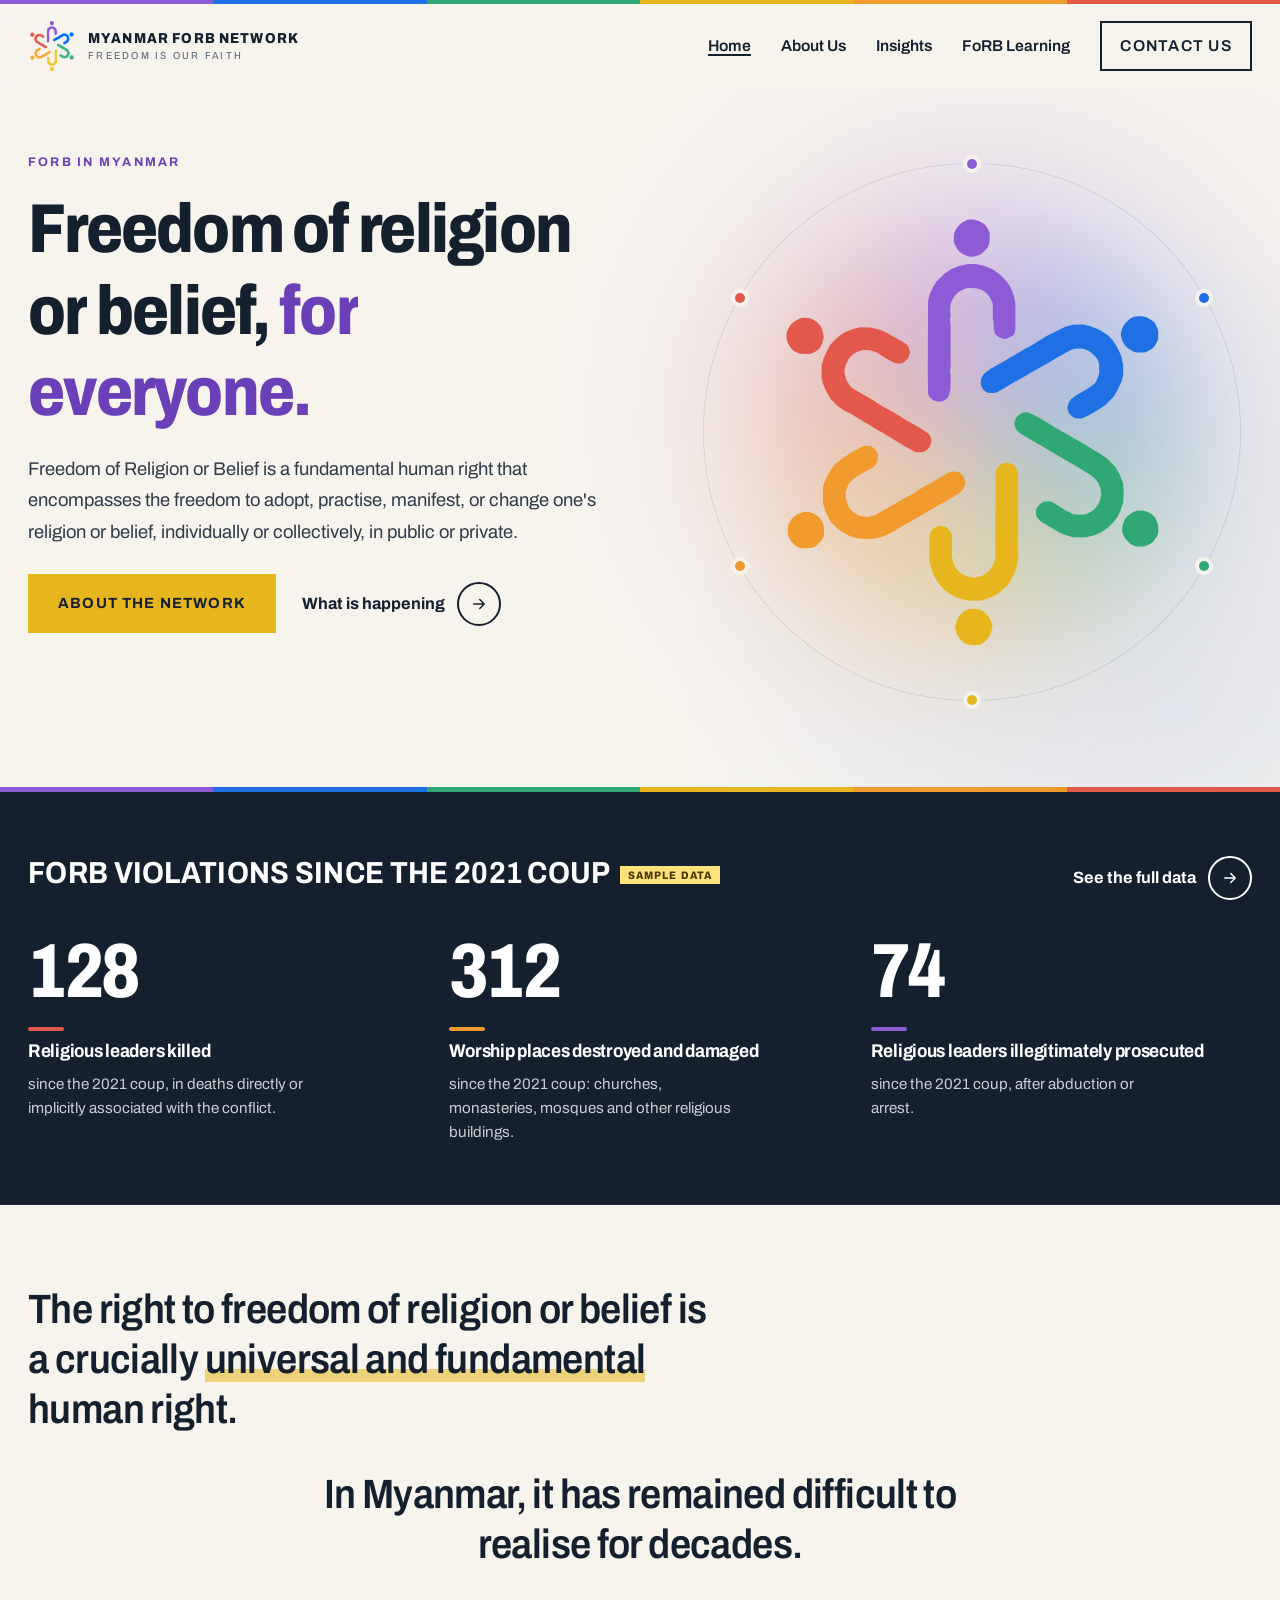
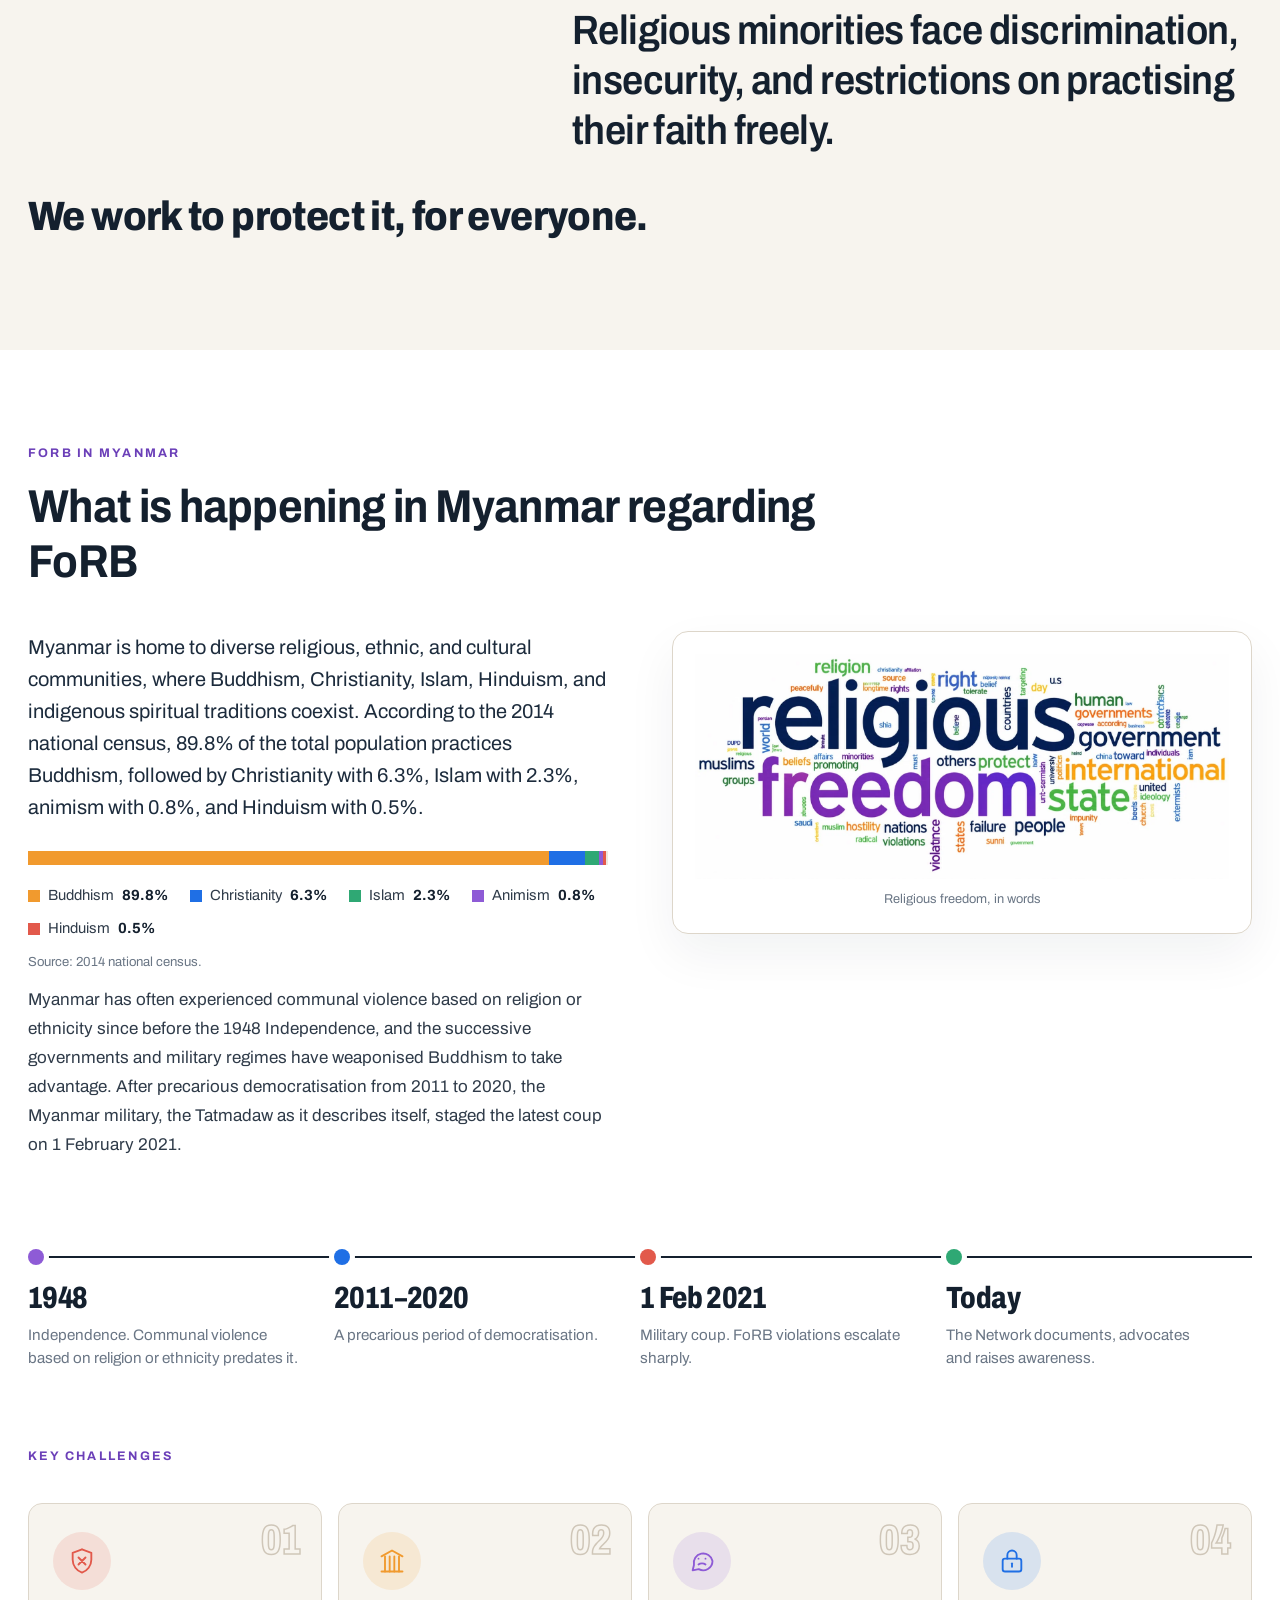
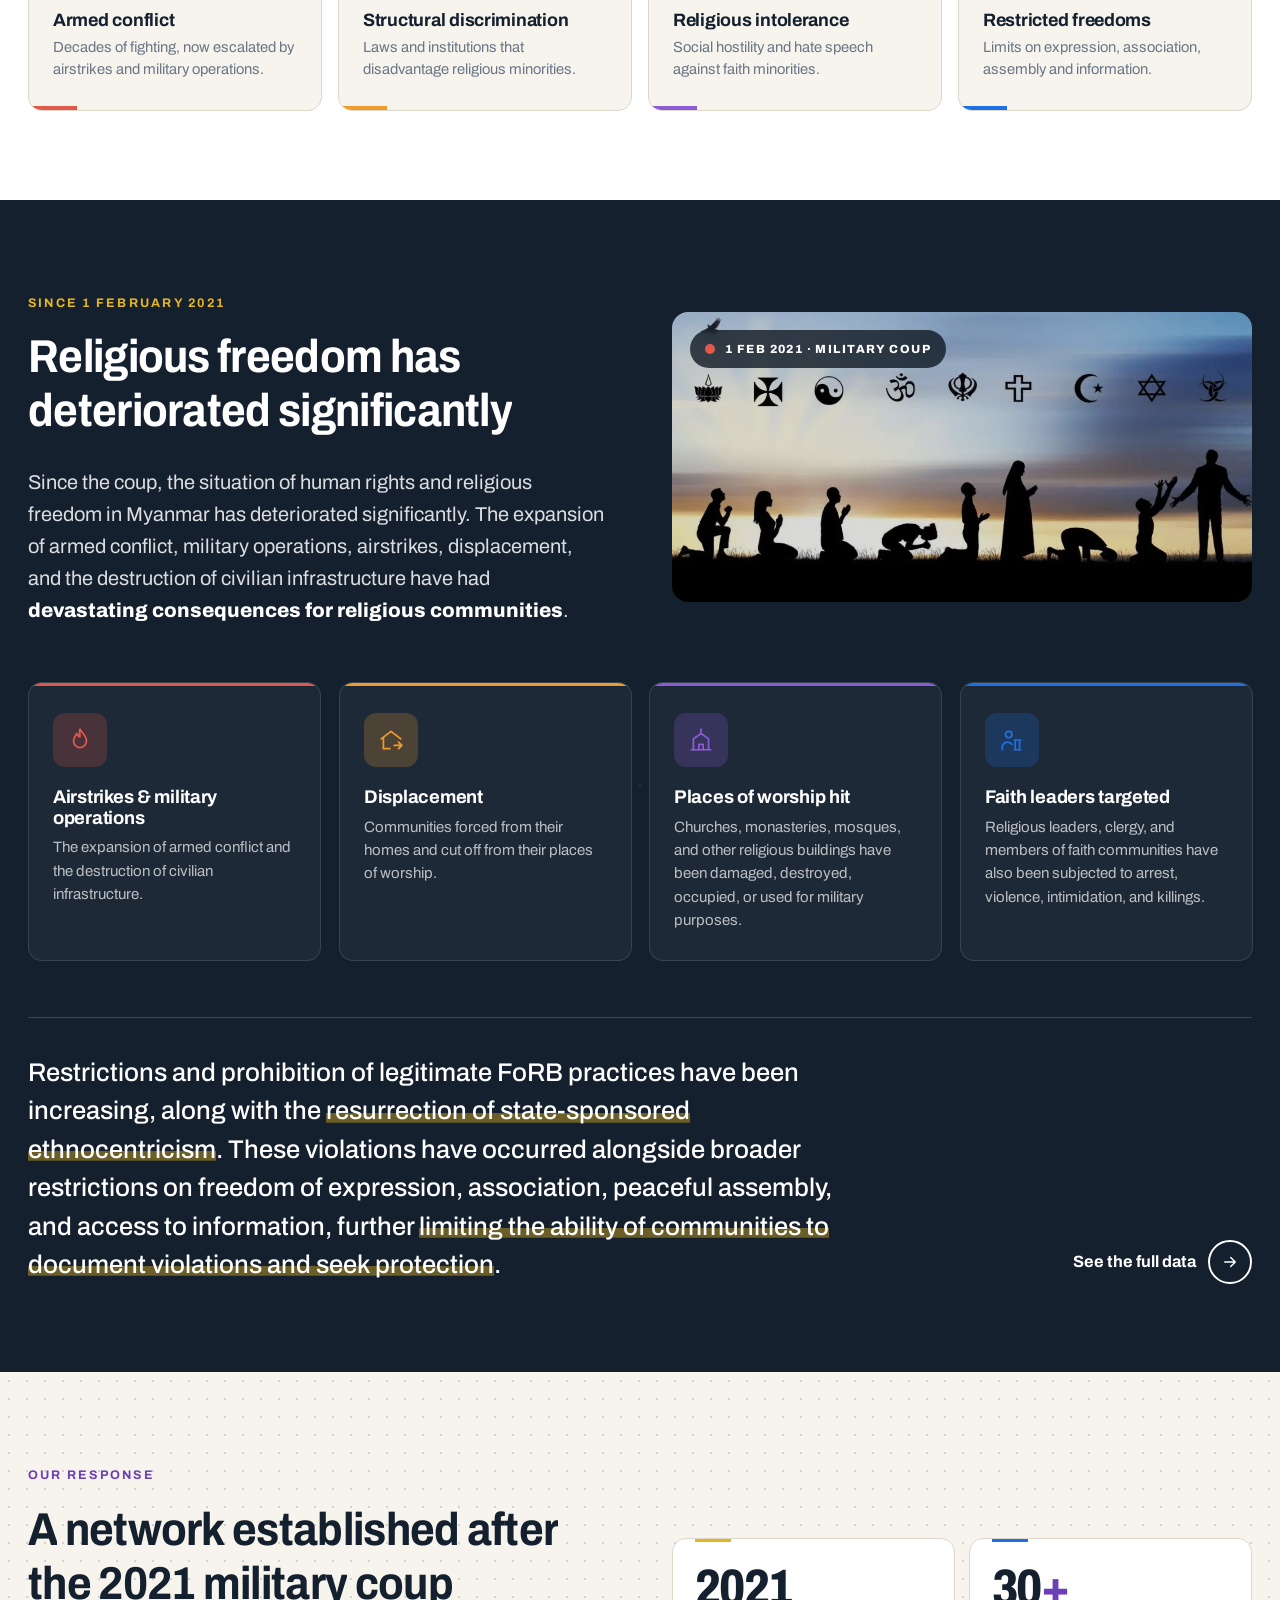
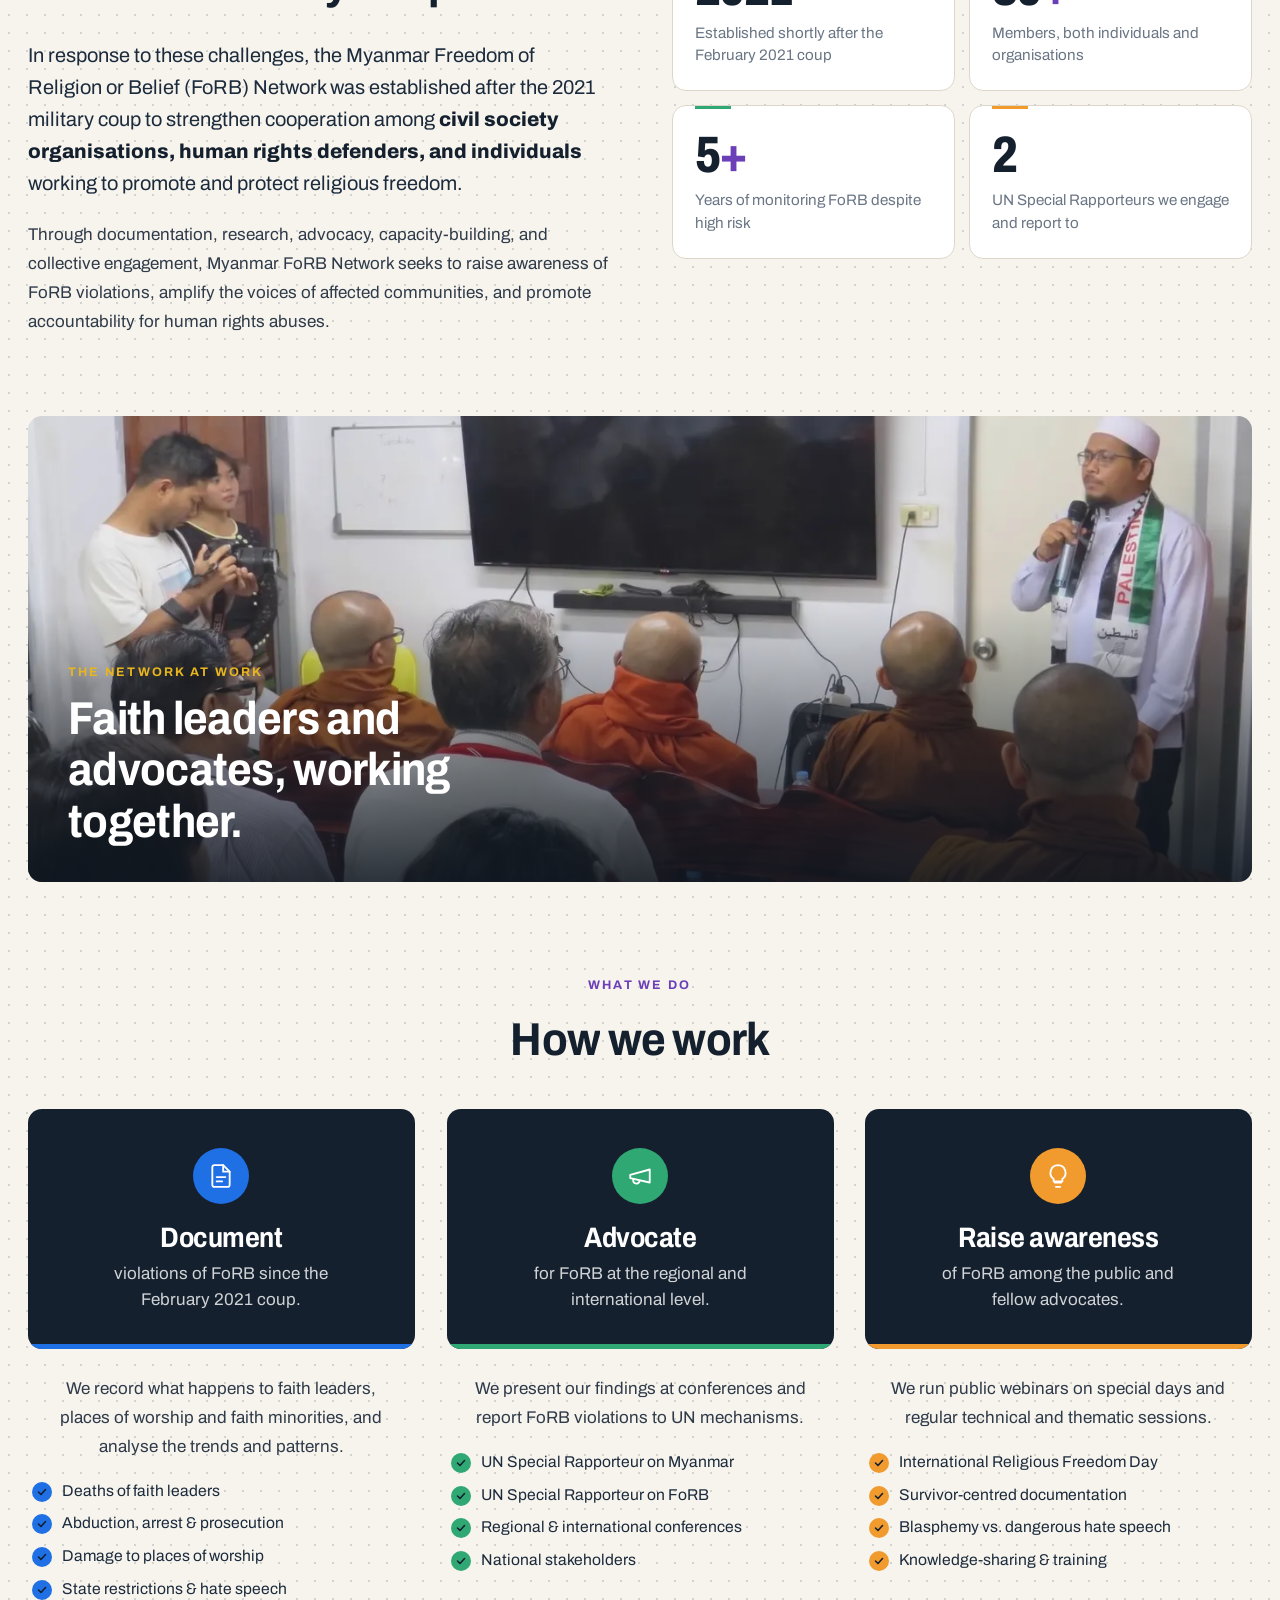
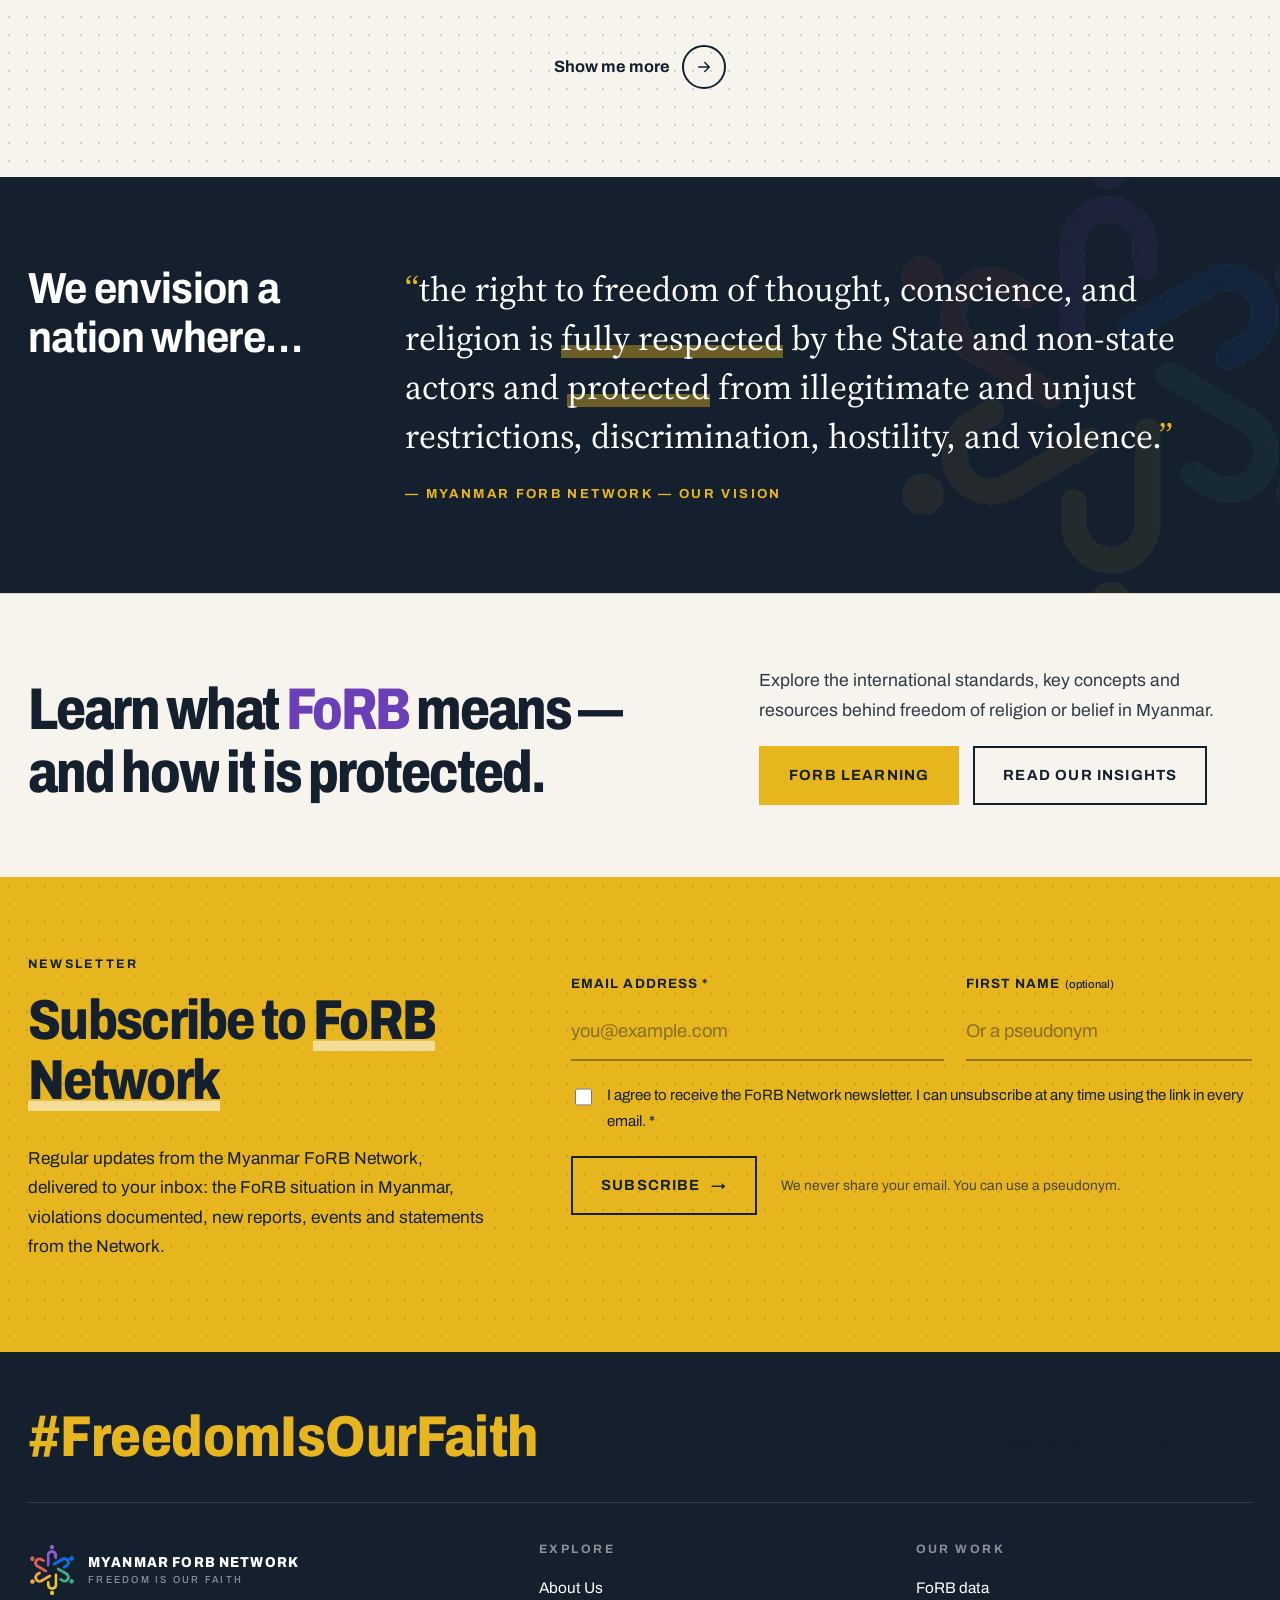
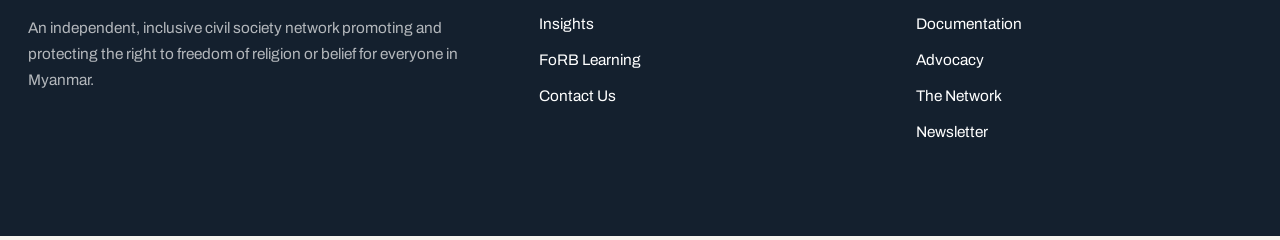
<file: docs/index.html>
<!doctype html>
<html lang="en">
<head>
  <meta charset="utf-8">
  <meta name="viewport" content="width=device-width, initial-scale=1">
  <title>Myanmar FoRB Network — Freedom of Religion or Belief in Myanmar</title>
  <meta name="description" content="Myanmar FoRB Network documents violations, advocates and builds solidarity to protect freedom of religion or belief for everyone in Myanmar.">
  <meta property="og:title" content="Myanmar FoRB Network — Freedom of Religion or Belief in Myanmar">
  <meta property="og:description" content="Myanmar FoRB Network documents violations, advocates and builds solidarity to protect freedom of religion or belief for everyone in Myanmar.">
  <meta property="og:image" content="assets/img/candles.jpg">
  <meta name="theme-color" content="#14202e">
  <link rel="icon" type="image/png" href="assets/img/logo-mark.png">
  <script>document.documentElement.className+=" js is-entering";setTimeout(function(){var r=document.documentElement;if(r.classList.contains("is-entering")){r.classList.remove("is-entering");r.classList.add("is-entered")}},2500);</script>
  <link rel="preconnect" href="https://fonts.googleapis.com">
  <link rel="preconnect" href="https://fonts.gstatic.com" crossorigin>
  <link href="https://fonts.googleapis.com/css2?family=Archivo:wdth,wght@62..125,400..800&family=Source+Serif+4:opsz,wght@8..60,400;8..60,600&display=swap" rel="stylesheet">
  <link rel="stylesheet" href="assets/css/styles.css?v=d6231416">
</head>
<body>
<div class="curtain" aria-hidden="true"><span></span><span></span><span></span><span></span><span></span><span></span></div>
<a class="skip-link" href="#main">Skip to content</a>
<div class="band" aria-hidden="true"></div>
<header class="site-header">
  <div class="wrap">
    <a class="brand" href="index.html" aria-label="Myanmar FoRB Network — Home">
      <img src="assets/img/logo-mark.png" alt="" width="48" height="53">
      <span class="brand-name">Myanmar FoRB Network<span class="brand-tag">FREEDOM IS OUR FAITH</span></span>
    </a>
    <nav class="nav" aria-label="Main">
      <ul>
        <li><a class="u-link u-link--fade" href="index.html" aria-current="page">Home</a></li>
        <li><a class="u-link u-link--fade" href="about.html">About Us</a></li>
        <li><a class="u-link u-link--fade" href="insights.html">Insights</a></li>
        <li><a class="u-link u-link--fade" href="learning.html">FoRB Learning</a></li>
        <li><a class="btn btn--sm" href="contact.html">Contact Us</a></li>
      </ul>
    </nav>
    <button class="burger" aria-expanded="false" aria-controls="m-menu" aria-label="Open menu"><span></span><span></span><span></span></button>
  </div>
</header>

<div class="m-menu" id="m-menu" aria-hidden="true" role="dialog" aria-label="Menu">
  <div class="m-menu__top">
    <span class="m-menu__title">Menu</span>
    <button class="m-menu__close" aria-label="Close menu"></button>
  </div>
  <nav aria-label="Mobile">
    <ul>
      <li><a href="index.html" aria-current="page">Home</a></li>
      <li><a href="about.html">About Us</a></li>
      <li><a href="insights.html">Insights</a></li>
      <li><a href="learning.html">FoRB Learning</a></li>
      <li><a href="contact.html">Contact Us</a></li>
    </ul>
  </nav>
  <div class="m-menu__foot">
    <span class="hashtag">#FreedomIsOurFaith</span>
    <img src="assets/img/logo-mark.png" alt="" width="40" height="44">
  </div>
</div>

<main id="main">

  <!-- ============ HERO: text + spinning logo ============ -->
  <section class="page-hero page-hero--logo" aria-labelledby="page-title">
    <div class="wrap page-hero__inner">
      <span class="eyebrow" data-effect="fade">FoRB in Myanmar</span>
      <h1 class="rise" id="page-title">Freedom of religion or belief, <em>for everyone.</em></h1>
      <p class="page-hero__lead" data-effect="slide-bottom" data-delay="2">Freedom of Religion or Belief is a fundamental human right that encompasses the freedom to adopt, practise, manifest, or change one's religion or belief, individually or collectively, in public or private.</p>
      <div class="hero__actions" data-effect="slide-bottom" data-delay="3">
        <a class="btn btn--accent" href="about.html">About the Network</a>
        <a class="arrow-link" href="#happening">What is happening <span class="ar"><svg viewBox="0 0 24 24" fill="none" stroke="currentColor" stroke-width="2" stroke-linecap="round" stroke-linejoin="round"><path d="M5 12h14M13 6l6 6-6 6"/></svg></span></a>
      </div>
      <div class="hero-logo" aria-hidden="true">
        <span class="hero-logo__glow"></span>
        <span class="hero-logo__orbit"><i></i><i></i><i></i><i></i><i></i><i></i></span>
        <div class="hero-logo__spin"><svg class="lg" viewBox="-162 -162 324 324" aria-hidden="true" focusable="false"><g class="lg-fig" style="--c:var(--c-purple);--a:-94deg;--i:0"><path fill="var(--c)" d="M8.6 -123.6 5.4 -124.1 2.6 -124.9 -3.4 -124.9 -6.2 -124.2 -9.4 -123.7 -15.9 -121.0 -20.6 -117.9 -26.8 -111.7 -29.2 -107.7 -31.6 -102.7 -32.7 -98.3 -32.9 -96.7 -33.1 -44.0 -32.9 -29.3 -32.6 -27.8 -31.8 -26.5 -29.9 -24.5 -28.2 -23.4 -25.6 -23.0 -23.6 -23.0 -21.4 -23.5 -19.5 -24.5 -18.4 -25.5 -17.5 -27.2 -16.3 -31.8 -16.1 -42.0 -16.6 -45.7 -16.1 -49.3 -16.2 -62.7 -16.1 -79.3 -16.6 -83.7 -16.1 -87.2 -16.6 -90.8 -16.0 -95.8 -15.4 -97.3 -13.5 -100.8 -10.7 -103.7 -7.4 -105.8 -4.2 -106.9 -2.8 -107.1 2.9 -107.0 6.4 -105.8 8.8 -104.5 10.6 -103.0 12.6 -100.8 14.9 -96.2 15.1 -94.5 15.1 -84.8 15.7 -81.3 15.9 -76.7 16.4 -74.3 17.4 -72.5 18.6 -71.3 20.3 -70.4 22.8 -69.4 24.6 -69.3 26.6 -70.0 29.7 -71.6 30.7 -72.7 31.6 -74.5 31.9 -76.8 31.9 -96.3 30.7 -101.5 29.3 -105.3 27.6 -108.7 25.5 -111.8 20.6 -116.9 15.2 -120.9ZM-2.4 -157.9 -4.4 -157.3 -7.6 -155.7 -9.7 -154.0 -11.5 -151.8 -12.6 -150.0 -13.7 -147.2 -13.9 -141.8 -13.4 -140.2 -11.7 -136.7 -10.4 -135.0 -8.4 -133.1 -6.1 -131.7 -2.6 -130.5 -1.2 -130.2 0.6 -130.2 4.6 -131.4 6.4 -132.3 8.7 -134.2 11.1 -136.8 11.8 -138.2 12.8 -141.2 12.9 -147.3 12.5 -148.8 11.4 -151.0 9.7 -153.6 8.4 -154.8 4.9 -156.8 0.8 -157.9Z"/></g><g class="lg-fig" style="--c:var(--c-blue);--a:-34deg;--i:1"><path fill="var(--c)" d="M111.8 -50.8 111.1 -53.2 110.7 -55.5 109.7 -58.3 107.1 -63.7 103.9 -68.5 100.2 -72.2 94.8 -75.7 90.9 -77.5 87.4 -78.7 82.2 -80.0 74.4 -79.9 68.9 -78.4 56.1 -72.0 43.1 -64.1 38.8 -61.8 30.8 -57.0 26.8 -54.9 24.1 -53.1 14.2 -47.5 9.6 -44.3 7.9 -42.6 6.3 -39.3 6.2 -35.7 6.6 -34.2 7.7 -32.2 8.8 -31.0 10.1 -30.1 11.4 -29.5 12.8 -29.2 15.9 -29.2 17.4 -29.5 21.4 -31.4 29.1 -36.1 40.2 -42.3 42.9 -44.1 59.4 -53.4 62.2 -55.2 66.2 -57.3 69.1 -59.1 73.1 -61.2 75.8 -62.1 80.2 -62.2 82.1 -62.0 85.1 -61.0 87.1 -60.1 88.7 -58.8 91.4 -56.2 92.8 -54.3 93.8 -51.5 94.0 -50.2 94.1 -44.3 93.7 -42.5 91.9 -38.0 90.8 -36.5 89.4 -35.1 85.4 -32.3 77.1 -27.5 73.3 -24.8 71.7 -22.3 70.4 -18.5 70.5 -17.5 71.5 -14.5 73.6 -12.1 75.1 -11.1 76.9 -10.4 80.6 -10.3 82.4 -10.9 88.4 -13.9 95.1 -17.9 99.1 -20.7 105.1 -26.8 108.2 -32.5 110.7 -38.0 111.9 -43.0ZM119.8 -85.8 117.9 -84.9 116.4 -83.9 113.6 -81.2 112.3 -79.5 111.4 -77.7 110.2 -74.0 110.1 -72.2 110.4 -70.5 111.5 -67.3 112.7 -65.2 114.8 -62.9 116.6 -61.4 119.8 -59.8 121.4 -59.3 126.6 -59.2 128.4 -59.5 133.1 -61.9 134.8 -63.5 135.9 -65.2 137.4 -68.2 137.8 -69.5 137.9 -74.7 137.6 -76.5 135.9 -80.0 135.0 -81.5 133.7 -82.6 129.9 -85.0 127.9 -85.8 125.4 -86.1 122.8 -86.1Z"/></g><g class="lg-fig" style="--c:var(--c-green);--a:26deg;--i:2"><path fill="var(--c)" d="M121.9 58.1 119.9 58.9 117.1 60.5 115.1 62.2 113.3 64.3 112.4 66.2 111.3 69.5 111.1 71.3 111.2 74.0 112.2 76.7 113.5 78.8 115.4 81.0 117.9 83.1 119.2 83.8 122.1 84.7 127.1 84.7 131.2 83.1 133.7 81.5 135.1 79.8 136.9 77.0 137.8 74.8 137.9 72.5 137.8 68.7 136.6 65.5 135.6 63.3 134.4 61.9 132.7 60.5 130.4 59.2 127.4 58.2 125.2 58.0ZM35.3 -13.6 33.8 -12.3 32.5 -10.8 31.6 -9.0 31.2 -7.5 31.1 -5.7 31.5 -4.2 32.4 -2.3 33.7 -0.8 35.1 0.4 38.4 2.5 88.1 31.7 91.5 35.0 93.3 37.5 94.8 40.8 95.5 44.7 95.6 46.0 94.8 50.0 93.7 52.5 92.4 54.7 90.9 56.5 89.1 58.1 84.8 60.5 83.1 60.9 79.8 61.1 74.9 60.7 68.6 57.5 59.6 51.8 57.4 51.0 54.9 51.0 52.9 51.4 50.9 52.5 49.1 54.3 47.6 56.5 47.2 58.2 47.2 60.7 47.6 62.2 48.6 63.8 51.4 66.5 64.1 74.0 67.4 75.6 74.4 77.8 84.2 77.8 89.2 76.6 92.8 75.4 95.9 73.9 100.8 70.5 105.0 66.3 107.8 62.3 109.6 58.5 111.8 52.3 112.2 44.8 111.8 37.8 109.5 31.8 106.1 25.7 99.9 19.4 95.9 16.5 80.6 7.3 61.9 -3.2 51.2 -9.9 44.1 -13.7 41.4 -14.8 39.8 -15.0 37.9 -14.8Z"/></g><g class="lg-fig" style="--c:var(--c-yellow);--a:86deg;--i:3"><path fill="var(--c)" d="M-3.2 131.2 -5.4 132.2 -7.1 133.5 -10.0 136.5 -11.3 138.7 -12.8 144.3 -11.7 149.2 -10.8 151.0 -9.8 152.5 -7.1 155.3 -5.4 156.5 -2.4 157.6 -0.6 157.9 1.9 157.9 5.4 157.5 7.2 156.7 8.6 155.7 11.4 153.0 12.7 151.3 13.7 149.2 14.8 144.8 14.9 143.7 14.6 142.3 13.5 139.2 12.3 137.0 9.7 134.2 7.6 132.3 5.6 131.4 4.1 131.0 0.4 130.9ZM29.2 23.3 25.4 22.5 21.4 23.4 20.1 24.4 18.8 25.8 17.8 27.5 17.2 29.0 17.0 92.8 16.8 94.3 15.3 98.5 12.8 102.2 11.7 103.4 8.6 105.6 6.8 106.6 1.2 107.8 -4.2 106.7 -8.4 104.7 -10.4 103.0 -12.0 101.0 -13.7 97.7 -14.9 94.0 -15.1 92.2 -15.1 76.7 -15.7 74.8 -16.9 72.7 -18.3 71.2 -19.6 70.4 -23.4 69.3 -24.4 69.3 -27.2 70.3 -28.6 71.1 -30.3 73.0 -31.5 75.2 -31.9 77.5 -31.9 95.2 -30.7 100.3 -28.7 106.2 -24.1 113.2 -20.4 117.0 -18.9 118.3 -15.8 120.4 -11.8 122.4 -8.2 123.6 -3.6 124.7 4.6 124.8 7.1 124.6 13.9 122.3 17.4 120.6 21.1 118.1 26.2 113.2 27.8 111.0 31.5 103.8 32.7 100.2 33.9 94.7 33.9 31.2 33.7 29.5 32.4 26.2 30.9 24.4Z"/></g><g class="lg-fig" style="--c:var(--c-orange);--a:146deg;--i:4"><path fill="var(--c)" d="M-125.9 59.3 -129.1 60.3 -130.6 61.2 -133.4 63.4 -135.3 66.0 -136.4 68.2 -136.8 69.7 -137.0 73.0 -136.7 76.7 -136.0 78.3 -134.0 81.3 -131.6 83.7 -129.4 85.1 -127.8 85.7 -125.1 86.0 -121.9 86.0 -118.9 85.6 -116.9 84.8 -115.2 83.6 -112.3 80.7 -111.1 78.8 -110.4 77.2 -110.1 75.8 -110.0 72.7 -110.3 68.8 -111.4 66.2 -112.9 63.7 -114.3 62.4 -117.9 60.2 -121.2 59.1 -123.9 59.0ZM-110.9 52.3 -108.8 59.2 -105.4 65.7 -103.9 67.5 -100.1 71.3 -96.1 74.2 -90.6 77.0 -84.8 78.7 -76.8 79.0 -72.1 78.7 -67.6 77.6 -64.8 76.6 -59.1 73.9 -53.6 70.4 -46.4 66.4 -25.9 54.4 -20.6 51.6 -10.8 45.7 -7.9 43.4 -6.7 42.0 -5.3 38.8 -5.2 36.5 -5.7 34.8 -6.8 32.5 -7.9 31.1 -9.1 30.1 -10.4 29.4 -11.8 29.1 -14.6 29.0 -16.2 29.3 -18.2 30.2 -31.8 38.0 -34.6 39.4 -42.0 44.1 -44.0 45.6 -51.2 49.2 -59.9 54.5 -64.1 56.6 -72.1 61.3 -77.8 62.7 -79.9 62.5 -84.5 61.7 -88.8 58.6 -90.9 56.5 -91.9 55.0 -92.8 53.0 -93.9 49.0 -94.0 44.8 -93.8 43.5 -92.3 39.3 -91.2 37.7 -89.4 35.7 -86.9 33.5 -83.4 31.2 -76.8 27.7 -73.4 25.6 -71.8 24.0 -70.5 21.7 -70.1 19.5 -70.1 16.7 -70.7 14.7 -71.7 12.9 -73.4 11.3 -75.6 10.3 -77.2 10.0 -80.1 10.1 -81.9 10.7 -90.1 15.1 -96.7 19.5 -101.7 23.4 -105.2 27.8 -107.4 31.8 -109.3 35.7 -110.7 40.2 -110.9 42.2Z"/></g><g class="lg-fig" style="--c:var(--c-red);--a:-154deg;--i:5"><path fill="var(--c)" d="M-99.1 -71.3 -104.1 -66.5 -105.7 -64.5 -108.3 -59.5 -110.4 -55.0 -111.8 -49.7 -111.9 -40.8 -110.7 -35.8 -108.9 -31.2 -105.1 -24.8 -99.8 -19.4 -95.8 -16.6 -89.6 -13.4 -71.6 -2.5 -66.9 -0.0 -49.8 10.4 -42.9 14.3 -41.1 14.8 -37.4 14.7 -35.8 14.2 -33.8 13.0 -31.6 10.7 -30.3 6.7 -30.4 5.5 -31.4 2.7 -32.6 0.9 -39.6 -3.8 -49.1 -9.1 -56.6 -13.8 -68.1 -20.2 -73.4 -23.7 -88.9 -32.8 -90.5 -34.3 -93.1 -38.2 -93.8 -40.0 -94.9 -44.5 -94.9 -46.5 -93.9 -50.2 -91.9 -54.2 -90.7 -55.8 -88.7 -57.7 -85.4 -59.8 -81.2 -61.1 -76.1 -61.0 -72.4 -59.8 -69.8 -58.5 -61.4 -53.4 -58.1 -51.7 -55.9 -51.1 -53.1 -51.1 -51.6 -51.5 -50.3 -52.4 -48.2 -54.5 -47.3 -56.0 -46.3 -58.8 -46.3 -59.8 -47.3 -63.2 -47.9 -64.3 -49.3 -65.6 -52.1 -67.5 -62.9 -73.6 -67.6 -75.7 -75.2 -77.9 -83.1 -78.0 -88.1 -76.8 -94.6 -74.2ZM-127.1 -84.8 -131.9 -82.4 -134.1 -80.5 -135.6 -78.7 -137.0 -76.0 -137.8 -74.0 -137.9 -70.7 -137.7 -68.7 -136.5 -65.5 -135.0 -63.0 -133.7 -61.4 -132.1 -60.2 -129.1 -58.7 -127.8 -58.3 -121.8 -58.2 -119.9 -58.4 -116.9 -59.7 -114.8 -61.0 -113.3 -62.5 -111.6 -65.3 -110.2 -70.5 -111.3 -76.2 -112.2 -78.2 -113.2 -79.7 -115.4 -81.9 -117.1 -83.0 -119.9 -84.4 -121.4 -84.9 -125.4 -85.0Z"/></g></svg></div>
      </div>
    </div>
    <div class="page-hero__band" aria-hidden="true"></div>
  </section>

  <!-- ============ NUMBERS ============ -->
  <section class="numrow" aria-labelledby="num-title">
    <div class="wrap">
      <div class="numrow__head">
        <h2 id="num-title">FoRB violations since the 2021 coup <span class="placeholder-flag">Sample data</span></h2>
        <a class="arrow-link" href="about.html#data" style="color:#fff">See the full data <span class="ar"><svg viewBox="0 0 24 24" fill="none" stroke="currentColor" stroke-width="2" stroke-linecap="round" stroke-linejoin="round"><path d="M5 12h14M13 6l6 6-6 6"/></svg></span></a>
      </div>
      <div class="numrow__grid">
        <div class="num" style="--c:var(--c-red)">
          <b data-stat="leadersKilled">0</b>
          <h3>Religious leaders killed</h3>
          <p>since the 2021 coup, in deaths directly or implicitly associated with the conflict.</p>
        </div>
        <div class="num" style="--c:var(--c-orange)">
          <b data-stat="worshipPlacesDamaged">0</b>
          <h3>Worship places destroyed and damaged</h3>
          <p>since the 2021 coup: churches, monasteries, mosques and other religious buildings.</p>
        </div>
        <div class="num" style="--c:var(--c-purple)">
          <b data-stat="leadersProsecuted">0</b>
          <h3>Religious leaders illegitimately prosecuted</h3>
          <p>since the 2021 coup, after abduction or arrest.</p>
        </div>
      </div>
    </div>
  </section>

  <!-- ============ STATEMENTS (text only) ============ -->
  <section class="prologue">
    <div class="wrap">
      <div class="prologue__row prologue__row--left"><p class="statement">The right to freedom of religion or belief is a crucially <mark>universal and fundamental</mark> human right.</p></div>
      <div class="prologue__row prologue__row--center"><p class="statement">In Myanmar, it has remained difficult to realise for decades.</p></div>
      <div class="prologue__row prologue__row--right"><p class="statement">Religious minorities face discrimination, insecurity, and restrictions on practising their faith freely.</p></div>
      <div class="prologue__row prologue__row--left"><p class="statement"><strong>We work to protect it, for everyone.</strong></p></div>
    </div>
  </section>

  <!-- ============ WHAT IS HAPPENING ============ -->
  <section class="section section--white" id="happening">
    <div class="wrap">
      <div class="section-head">
        <span class="eyebrow" data-effect="fade">FoRB in Myanmar</span>
        <h2 class="rise">What is happening in Myanmar regarding FoRB</h2>
      </div>
      <div class="split split--top">
        <div class="happening-text">
          <p class="lead">Myanmar is home to diverse religious, ethnic, and cultural communities, where Buddhism, Christianity, Islam, Hinduism, and indigenous spiritual traditions coexist. According to the 2014 national census, 89.8% of the total population practices Buddhism, followed by Christianity with 6.3%, Islam with 2.3%, animism with 0.8%, and Hinduism with 0.5%.</p>
          <div class="census" role="figure" aria-label="Religious composition of Myanmar, 2014 census: Buddhism 89.8%, Christianity 6.3%, Islam 2.3%, Animism 0.8%, Hinduism 0.5%">
            <div class="census-bar" aria-hidden="true">
              <span style="--w:89.8%;background:var(--c-orange)"></span>
              <span style="--w:6.3%;background:var(--c-blue)"></span>
              <span style="--w:2.3%;background:var(--c-green)"></span>
              <span style="--w:0.8%;background:var(--c-purple)"></span>
              <span style="--w:0.5%;background:var(--c-red)"></span>
            </div>
            <ul class="census-legend" aria-hidden="true">
              <li><i style="background:var(--c-orange)"></i>Buddhism <b>89.8%</b></li>
              <li><i style="background:var(--c-blue)"></i>Christianity <b>6.3%</b></li>
              <li><i style="background:var(--c-green)"></i>Islam <b>2.3%</b></li>
              <li><i style="background:var(--c-purple)"></i>Animism <b>0.8%</b></li>
              <li><i style="background:var(--c-red)"></i>Hinduism <b>0.5%</b></li>
            </ul>
            <p class="census-note">Source: 2014 national census.</p>
          </div>
          <p>Myanmar has often experienced communal violence based on religion or ethnicity since before the 1948 Independence, and the successive governments and military regimes have weaponised Buddhism to take advantage. After precarious democratisation from 2011 to 2020, the Myanmar military, the Tatmadaw as it describes itself, staged the latest coup on 1 February 2021.</p>
        </div>
        <figure class="cloud-card" data-effect="slide-right">
          <img src="assets/img/word-cloud.webp" alt="Word cloud: religious freedom, state, government, international, human rights, protect, people, violations" width="1600" height="674" loading="lazy">
          <figcaption>Religious freedom, in words</figcaption>
        </figure>
      </div>

      <ol class="tl-strip" aria-label="Key moments">
        <li style="--c:var(--c-purple)"><b>1948</b><span>Independence. Communal violence based on religion or ethnicity predates it.</span></li>
        <li style="--c:var(--c-blue)"><b>2011–2020</b><span>A precarious period of democratisation.</span></li>
        <li style="--c:var(--c-red)"><b>1 Feb 2021</b><span>Military coup. FoRB violations escalate sharply.</span></li>
        <li style="--c:var(--c-green)"><b>Today</b><span>The Network documents, advocates and raises awareness.</span></li>
      </ol>
      <div class="challenges-head" data-effect="fade"><span class="eyebrow">Key challenges</span></div>
      <div class="challenges">
        <article class="challenge" style="--c:var(--c-red)" data-effect="slide-bottom">
          <span class="challenge__num">01</span>
          <span class="challenge__ic"><svg viewBox="0 0 24 24" fill="none" stroke="currentColor" stroke-width="1.6" stroke-linecap="round" stroke-linejoin="round" aria-hidden="true"><path d="M12 2 4 5v6c0 5 3.4 9.3 8 11 4.6-1.7 8-6 8-11V5z"/><path d="m9 9 6 6M15 9l-6 6"/></svg></span>
          <h3>Armed conflict</h3><p>Decades of fighting, now escalated by airstrikes and military operations.</p>
        </article>
        <article class="challenge" style="--c:var(--c-orange)" data-effect="slide-bottom" data-delay="1">
          <span class="challenge__num">02</span>
          <span class="challenge__ic"><svg viewBox="0 0 24 24" fill="none" stroke="currentColor" stroke-width="1.6" stroke-linecap="round" stroke-linejoin="round" aria-hidden="true"><path d="M3 21h18"/><path d="M6 21V8M10 21V8M14 21V8M18 21V8"/><path d="M3 8 12 3l9 5"/></svg></span>
          <h3>Structural discrimination</h3><p>Laws and institutions that disadvantage religious minorities.</p>
        </article>
        <article class="challenge" style="--c:var(--c-purple)" data-effect="slide-bottom" data-delay="2">
          <span class="challenge__num">03</span>
          <span class="challenge__ic"><svg viewBox="0 0 24 24" fill="none" stroke="currentColor" stroke-width="1.6" stroke-linecap="round" stroke-linejoin="round" aria-hidden="true"><path d="M21 12a8 8 0 0 1-11.8 7L4 20l1.1-4.6A8 8 0 1 1 21 12z"/><path d="M9 10h.01M15 10h.01M9 15c1.5-1.3 4.5-1.3 6 0"/></svg></span>
          <h3>Religious intolerance</h3><p>Social hostility and hate speech against faith minorities.</p>
        </article>
        <article class="challenge" style="--c:var(--c-blue)" data-effect="slide-bottom" data-delay="3">
          <span class="challenge__num">04</span>
          <span class="challenge__ic"><svg viewBox="0 0 24 24" fill="none" stroke="currentColor" stroke-width="1.6" stroke-linecap="round" stroke-linejoin="round" aria-hidden="true"><rect x="4" y="10" width="16" height="11" rx="2"/><path d="M8 10V7a4 4 0 0 1 8 0v3"/><path d="M12 14v3"/></svg></span>
          <h3>Restricted freedoms</h3><p>Limits on expression, association, assembly and information.</p>
        </article>
      </div>
    </div>
  </section>

  <!-- ============ SINCE THE COUP ============ -->
  <section class="section section--dark dotted" id="since-the-coup">
    <div class="wrap">
      <div class="split coup-top">
        <div>
          <span class="eyebrow" data-effect="fade">Since 1 February 2021</span>
          <h2 class="rise">Religious freedom has deteriorated significantly</h2>
          <p class="lead" data-effect="slide-bottom">Since the coup, the situation of human rights and religious freedom in Myanmar has deteriorated significantly. The expansion of armed conflict, military operations, airstrikes, displacement, and the destruction of civilian infrastructure have had <strong>devastating consequences for religious communities</strong>.</p>
        </div>
        <figure class="figure coup-photo coup-photo--soft" data-effect="mask">
          <img src="assets/img/faiths-prayer.webp" alt="Silhouettes of people of many faiths praying at sunrise beneath religious symbols" width="1029" height="514" loading="lazy">
          <span class="pulse-badge"><i aria-hidden="true"></i>1 Feb 2021 · Military coup</span>
        </figure>
      </div>

      <div class="impact-grid">
        <article class="impact" style="--c:var(--c-red)" data-effect="slide-bottom">
          <span class="impact__ic"><svg viewBox="0 0 24 24" fill="none" stroke="currentColor" stroke-width="1.6" stroke-linecap="round" stroke-linejoin="round" aria-hidden="true"><path d="M12 2c2 4 6 6 6 11a6 6 0 0 1-12 0c0-3 2-5 3-7 1 2 2 3 3 3 0-3-1-5 0-7z"/></svg></span>
          <h3>Airstrikes &amp; military operations</h3>
          <p>The expansion of armed conflict and the destruction of civilian infrastructure.</p>
        </article>
        <article class="impact" style="--c:var(--c-orange)" data-effect="slide-bottom" data-delay="1">
          <span class="impact__ic"><svg viewBox="0 0 24 24" fill="none" stroke="currentColor" stroke-width="1.6" stroke-linecap="round" stroke-linejoin="round" aria-hidden="true"><path d="M3 11 12 4l9 7"/><path d="M5 10v10h6"/><path d="M15 17h7M19 14l3 3-3 3"/></svg></span>
          <h3>Displacement</h3>
          <p>Communities forced from their homes and cut off from their places of worship.</p>
        </article>
        <article class="impact" style="--c:var(--c-purple)" data-effect="slide-bottom" data-delay="2">
          <span class="impact__ic"><svg viewBox="0 0 24 24" fill="none" stroke="currentColor" stroke-width="1.6" stroke-linecap="round" stroke-linejoin="round" aria-hidden="true"><path d="M3 21h18"/><path d="M5 21V11l7-5 7 5v10"/><path d="M12 2v4"/><path d="M10 21v-5h4v5"/></svg></span>
          <h3>Places of worship hit</h3>
          <p>Churches, monasteries, mosques, and other religious buildings have been damaged, destroyed, occupied, or used for military purposes.</p>
        </article>
        <article class="impact" style="--c:var(--c-blue)" data-effect="slide-bottom" data-delay="3">
          <span class="impact__ic"><svg viewBox="0 0 24 24" fill="none" stroke="currentColor" stroke-width="1.6" stroke-linecap="round" stroke-linejoin="round" aria-hidden="true"><circle cx="9" cy="7" r="3"/><path d="M3 21v-2a5 5 0 0 1 9-3"/><path d="M15 12v9M19 12v9M14 12h6M14 21h6"/></svg></span>
          <h3>Faith leaders targeted</h3>
          <p>Religious leaders, clergy, and members of faith communities have also been subjected to arrest, violence, intimidation, and killings.</p>
        </article>
      </div>

      <div class="coup-foot" data-effect="slide-bottom">
        <p class="statement-lg">Restrictions and prohibition of legitimate FoRB practices have been increasing, along with the <mark>resurrection of state-sponsored ethnocentricism</mark>. These violations have occurred alongside broader restrictions on freedom of expression, association, peaceful assembly, and access to information, further <mark>limiting the ability of communities to document violations and seek protection</mark>.</p>
        <a class="arrow-link" href="about.html#data">See the full data <span class="ar"><svg viewBox="0 0 24 24" fill="none" stroke="currentColor" stroke-width="2" stroke-linecap="round" stroke-linejoin="round"><path d="M5 12h14M13 6l6 6-6 6"/></svg></span></a>
      </div>
    </div>
  </section>

  <!-- ============ OUR RESPONSE ============ -->
  <section class="section dotted response" style="background-color:var(--paper)">
    <div class="wrap">
      <div class="split" style="margin-bottom:80px">
        <div>
          <span class="eyebrow" data-effect="fade">Our response</span>
          <h2 class="rise">A network established after the 2021 military coup</h2>
          <div data-effect="slide-bottom">
            <p class="lead">In response to these challenges, the Myanmar Freedom of Religion or Belief (FoRB) Network was established after the 2021 military coup to strengthen cooperation among <strong>civil society organisations, human rights defenders, and individuals</strong> working to promote and protect religious freedom.</p>
            <p style="margin:0">Through documentation, research, advocacy, capacity-building, and collective engagement, Myanmar FoRB Network seeks to raise awareness of FoRB violations, amplify the voices of affected communities, and promote accountability for human rights abuses.</p>
          </div>
        </div>
        <div class="facts stagger" data-effect="slide-bottom">
          <div><b><span data-count="2021" data-from="2000">2021</span></b><span>Established shortly after the February 2021 coup</span></div>
          <div><b><span data-count="30">30</span><em>+</em></b><span>Members, both individuals and organisations</span></div>
          <div><b><span data-count="5">5</span><em>+</em></b><span>Years of monitoring FoRB despite high risk</span></div>
          <div><b><span data-count="2">2</span></b><span>UN Special Rapporteurs we engage and report to</span></div>
        </div>
      </div>

      <figure class="members__band org-band" data-effect="mask">
        <img src="assets/img/org-session.webp" alt="A Myanmar FoRB Network session: a speaker addresses participants, including Buddhist monks" width="1400" height="1050" loading="lazy">
        <figcaption>
          <span class="eyebrow">The Network at work</span>
          <h2>Faith leaders and advocates, working together.</h2>
        </figcaption>
      </figure>

      <div class="section-head" style="text-align:center;margin-left:auto;margin-right:auto">
        <span class="eyebrow" data-effect="fade">What we do</span>
        <h2 class="rise">How we work</h2>
      </div>
      <div class="hww">
        <div style="--c:var(--c-blue)" data-effect="slide-bottom">
          <div class="hww__card">
            <span class="hww__ic"><svg viewBox="0 0 24 24" fill="none" stroke="currentColor" stroke-width="1.7" stroke-linecap="round" stroke-linejoin="round" aria-hidden="true"><path d="M14 2H6a2 2 0 0 0-2 2v16a2 2 0 0 0 2 2h12a2 2 0 0 0 2-2V8z"/><path d="M14 2v6h6M8 13h8M8 17h5"/></svg></span>
            <h3>Document</h3>
            <p>violations of FoRB since the February 2021 coup.</p>
          </div>
          <div class="hww__body">
            <p>We record what happens to faith leaders, places of worship and faith minorities, and analyse the trends and patterns.</p>
            <ul class="checklist"><li>Deaths of faith leaders</li><li>Abduction, arrest &amp; prosecution</li><li>Damage to places of worship</li><li>State restrictions &amp; hate speech</li></ul>
          </div>
        </div>
        <div style="--c:var(--c-green)" data-effect="slide-bottom" data-delay="1">
          <div class="hww__card">
            <span class="hww__ic"><svg viewBox="0 0 24 24" fill="none" stroke="currentColor" stroke-width="1.7" stroke-linecap="round" stroke-linejoin="round" aria-hidden="true"><path d="m3 11 18-5v12L3 14v-3z"/><path d="M11.6 16.8a3 3 0 1 1-5.8-1.6"/></svg></span>
            <h3>Advocate</h3>
            <p>for FoRB at the regional and international level.</p>
          </div>
          <div class="hww__body">
            <p>We present our findings at conferences and report FoRB violations to UN mechanisms.</p>
            <ul class="checklist"><li>UN Special Rapporteur on Myanmar</li><li>UN Special Rapporteur on FoRB</li><li>Regional &amp; international conferences</li><li>National stakeholders</li></ul>
          </div>
        </div>
        <div style="--c:var(--c-orange)" data-effect="slide-bottom" data-delay="2">
          <div class="hww__card">
            <span class="hww__ic"><svg viewBox="0 0 24 24" fill="none" stroke="currentColor" stroke-width="1.7" stroke-linecap="round" stroke-linejoin="round" aria-hidden="true"><path d="M9 18h6M10 22h4"/><path d="M12 2a7 7 0 0 0-4 12.7V17h8v-2.3A7 7 0 0 0 12 2z"/></svg></span>
            <h3>Raise awareness</h3>
            <p>of FoRB among the public and fellow advocates.</p>
          </div>
          <div class="hww__body">
            <p>We run public webinars on special days and regular technical and thematic sessions.</p>
            <ul class="checklist"><li>International Religious Freedom Day</li><li>Survivor-centred documentation</li><li>Blasphemy vs. dangerous hate speech</li><li>Knowledge-sharing &amp; training</li></ul>
          </div>
        </div>
      </div>
      <p style="text-align:center;margin:44px 0 0"><a class="arrow-link" href="about.html#what-we-do">Show me more <span class="ar"><svg viewBox="0 0 24 24" fill="none" stroke="currentColor" stroke-width="2" stroke-linecap="round" stroke-linejoin="round"><path d="M5 12h14M13 6l6 6-6 6"/></svg></span></a></p>
    </div>
  </section>

  <!-- ============ VISION ============ -->
  <section class="section section--dark dotted watermark">
    <div class="wrap vision">
      <h2 data-effect="slide-left">We envision a nation where…</h2>
      <div data-effect="slide-bottom">
        <blockquote>the right to freedom of thought, conscience, and religion is <mark>fully respected</mark> by the State and non-state actors and <mark>protected</mark> from illegitimate and unjust restrictions, discrimination, hostility, and violence.</blockquote>
        <cite>Myanmar FoRB Network — Our Vision</cite>
      </div>
    </div>
  </section>

  <!-- ============ CTA ============ -->
  <section class="big-cta">
    <div class="wrap">
      <h2 class="rise">Learn what <em class="hl">FoRB</em> means — and how it is protected.</h2>
      <div class="big-cta__row" data-effect="slide-bottom">
        <p>Explore the international standards, key concepts and resources behind freedom of religion or belief in Myanmar.</p>
        <div class="actions">
          <a class="btn btn--accent" href="learning.html">FoRB Learning</a>
          <a class="btn" href="insights.html">Read our Insights</a>
        </div>
      </div>
    </div>
  </section>

</main>

<section class="newsletter" id="newsletter" aria-labelledby="nl-title">
  <div class="wrap newsletter__grid">
    <div>
      <span class="eyebrow">Newsletter</span>
      <h2 id="nl-title" class="rise">Subscribe to <em class="hl">FoRB Network</em></h2>
      <p data-effect="slide-bottom">Regular updates from the Myanmar FoRB Network, delivered to your inbox: the FoRB situation in Myanmar, violations documented, new reports, events and statements from the Network.</p>
    </div>
    <form class="nl-form" data-effect="slide-bottom" action="" method="post" target="_blank" novalidate>
      <div class="nl-row">
        <div class="field">
          <label for="nl-email">Email address *</label>
          <input id="nl-email" name="EMAIL" type="email" autocomplete="email" required placeholder="you@example.com">
        </div>
        <div class="field">
          <label for="nl-name">First name <small>(optional)</small></label>
          <input id="nl-name" name="FNAME" autocomplete="given-name" placeholder="Or a pseudonym">
        </div>
      </div>
      <div class="nl-hp" aria-hidden="true"><input type="text" name="b_hp" tabindex="-1" value="" autocomplete="off"></div>
      <label class="check"><input type="checkbox" name="consent" required> <span>I agree to receive the FoRB Network newsletter. I can unsubscribe at any time using the link in every email. *</span></label>
      <div class="nl-actions">
        <button class="btn" type="submit">Subscribe <span aria-hidden="true">→</span></button>
        <small>We never share your email. You can use a pseudonym.</small>
      </div>
      <p class="nl-status" role="status" aria-live="polite"></p>
    </form>
  </div>
</section>

<footer class="site-footer">
  <div class="wrap">
    <div class="footer-top">
      <span class="hashtag">#FreedomIsOurFaith</span>
      <a class="arrow-link" href="#newsletter">Subscribe to FoRB Network <span class="ar"><svg viewBox="0 0 24 24" fill="none" stroke="currentColor" stroke-width="2" stroke-linecap="round" stroke-linejoin="round"><path d="M5 12h14M13 6l6 6-6 6"/></svg></span></a>
    </div>
    <div class="footer-grid">
      <div>
        <a class="brand" href="index.html">
          <img src="assets/img/logo-mark.png" alt="" width="48" height="53">
          <span class="brand-name">Myanmar FoRB Network<span class="brand-tag">FREEDOM IS OUR FAITH</span></span>
        </a>
        <p>An independent, inclusive civil society network promoting and protecting the right to freedom of religion or belief for everyone in Myanmar.</p>
      </div>
      <div>
        <h4>Explore</h4>
        <ul>
          <li><a class="u-link u-link--fade" href="about.html">About Us</a></li>
          <li><a class="u-link u-link--fade" href="insights.html">Insights</a></li>
          <li><a class="u-link u-link--fade" href="learning.html">FoRB Learning</a></li>
          <li><a class="u-link u-link--fade" href="contact.html">Contact Us</a></li>
        </ul>
      </div>
      <div>
        <h4>Our work</h4>
        <ul>
          <li><a class="u-link u-link--fade" href="about.html#data">FoRB data</a></li>
          <li><a class="u-link u-link--fade" href="about.html#what-we-do">Documentation</a></li>
          <li><a class="u-link u-link--fade" href="about.html#what-we-do">Advocacy</a></li>
          <li><a class="u-link u-link--fade" href="about.html#network">The Network</a></li>
          <li><a class="u-link u-link--fade" href="#newsletter">Newsletter</a></li>
        </ul>
      </div>
    </div>
    <div class="footer-bottom">
      <span>© <span data-year>2026</span> Myanmar FoRB Network. All rights reserved.</span>
      <span>Freedom is our faith.</span>
    </div>
  </div>
</footer>

<button class="to-top" aria-label="Back to top"><svg viewBox="0 0 24 24" fill="none" stroke="currentColor" stroke-width="2" stroke-linecap="round" stroke-linejoin="round"><path d="M12 19V5M6 11l6-6 6 6"/></svg></button>

<script src="assets/js/data.js?v=b389c630"></script>
<script src="assets/js/main.js?v=b673600d"></script>
</body>
</html>
</file>
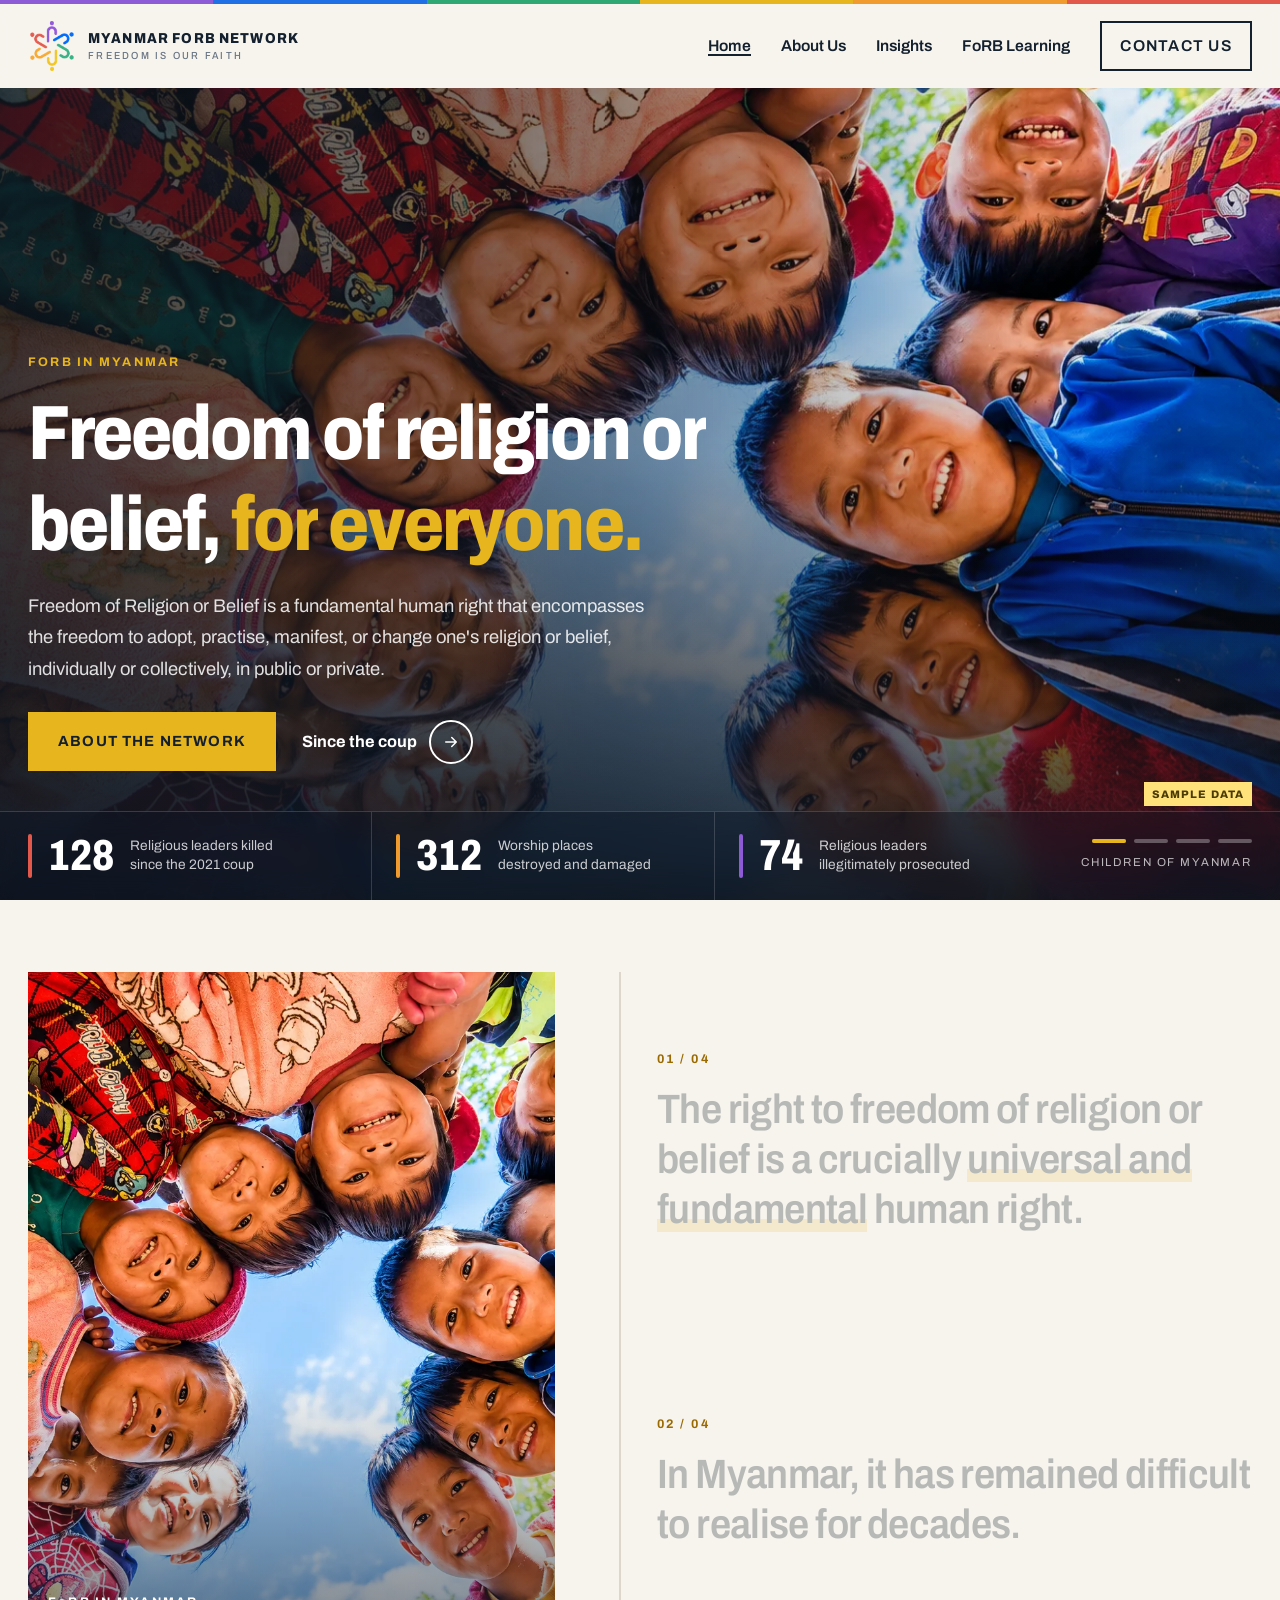
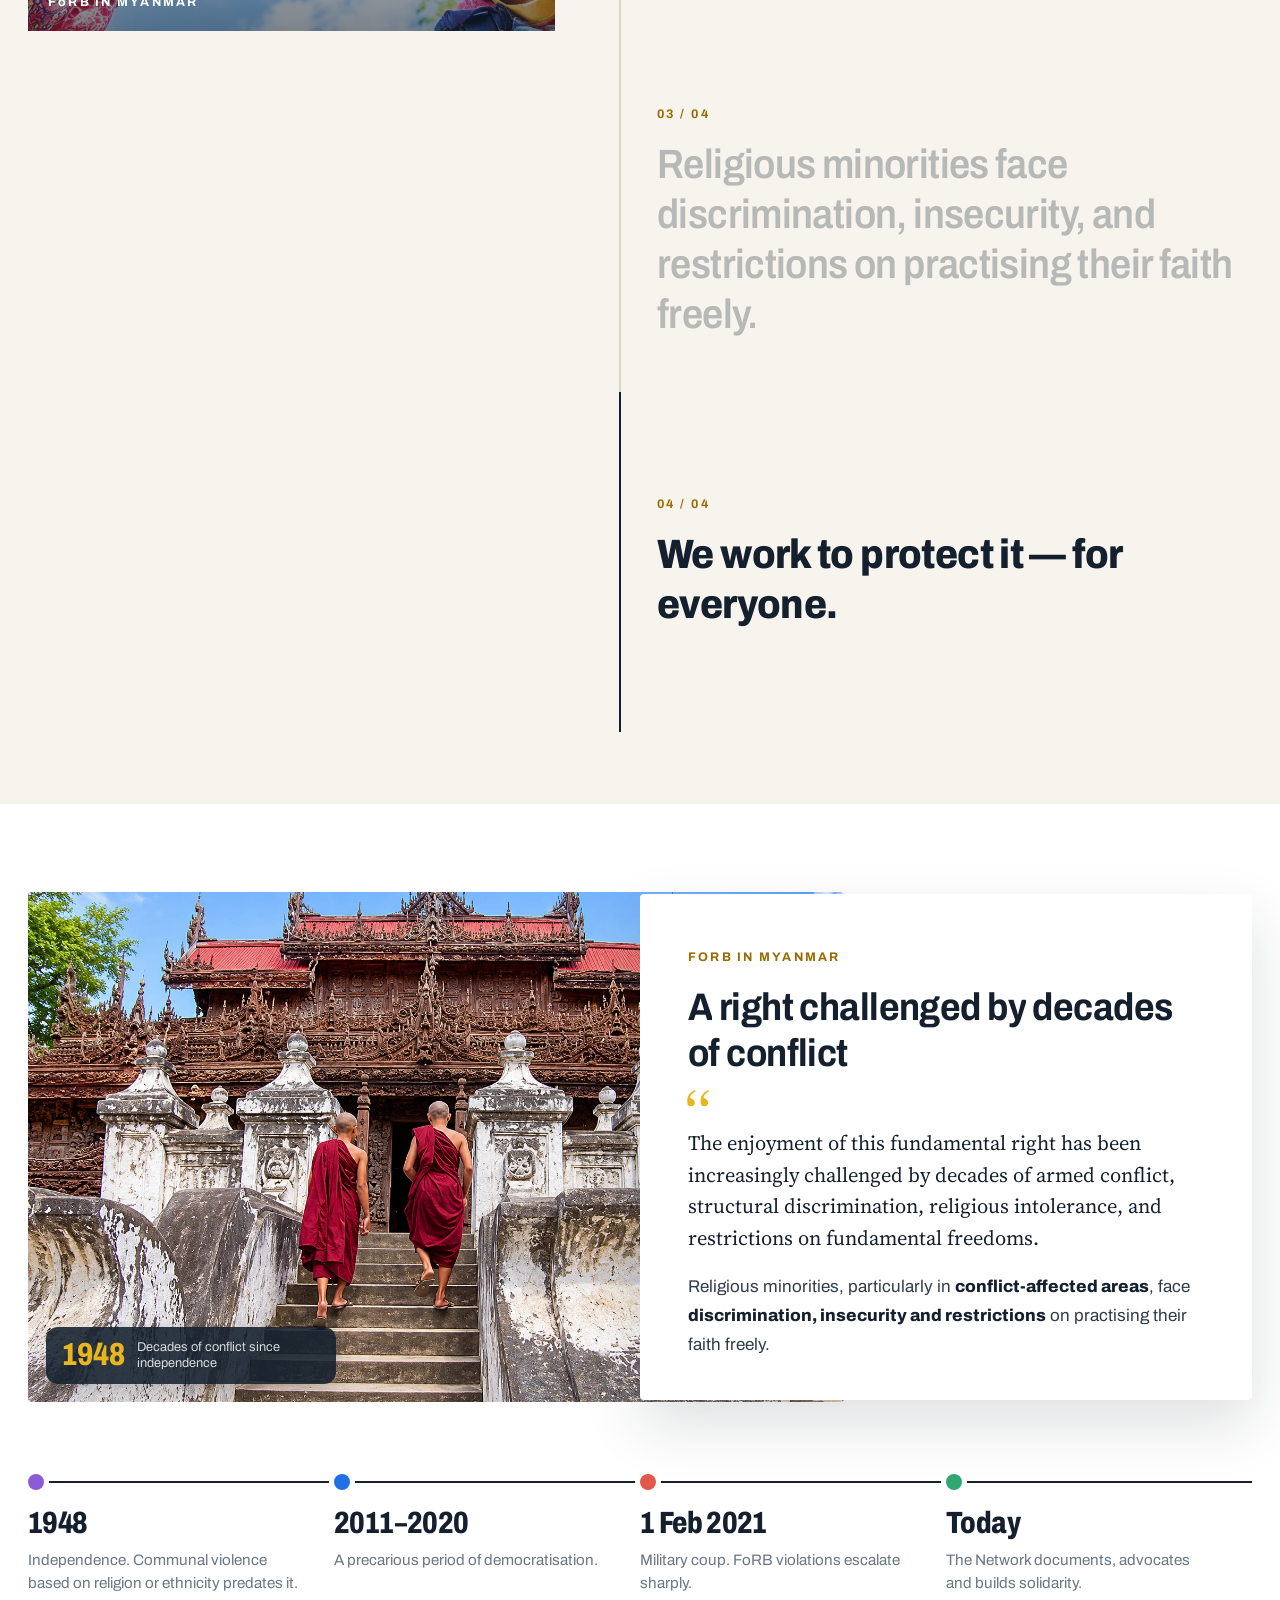
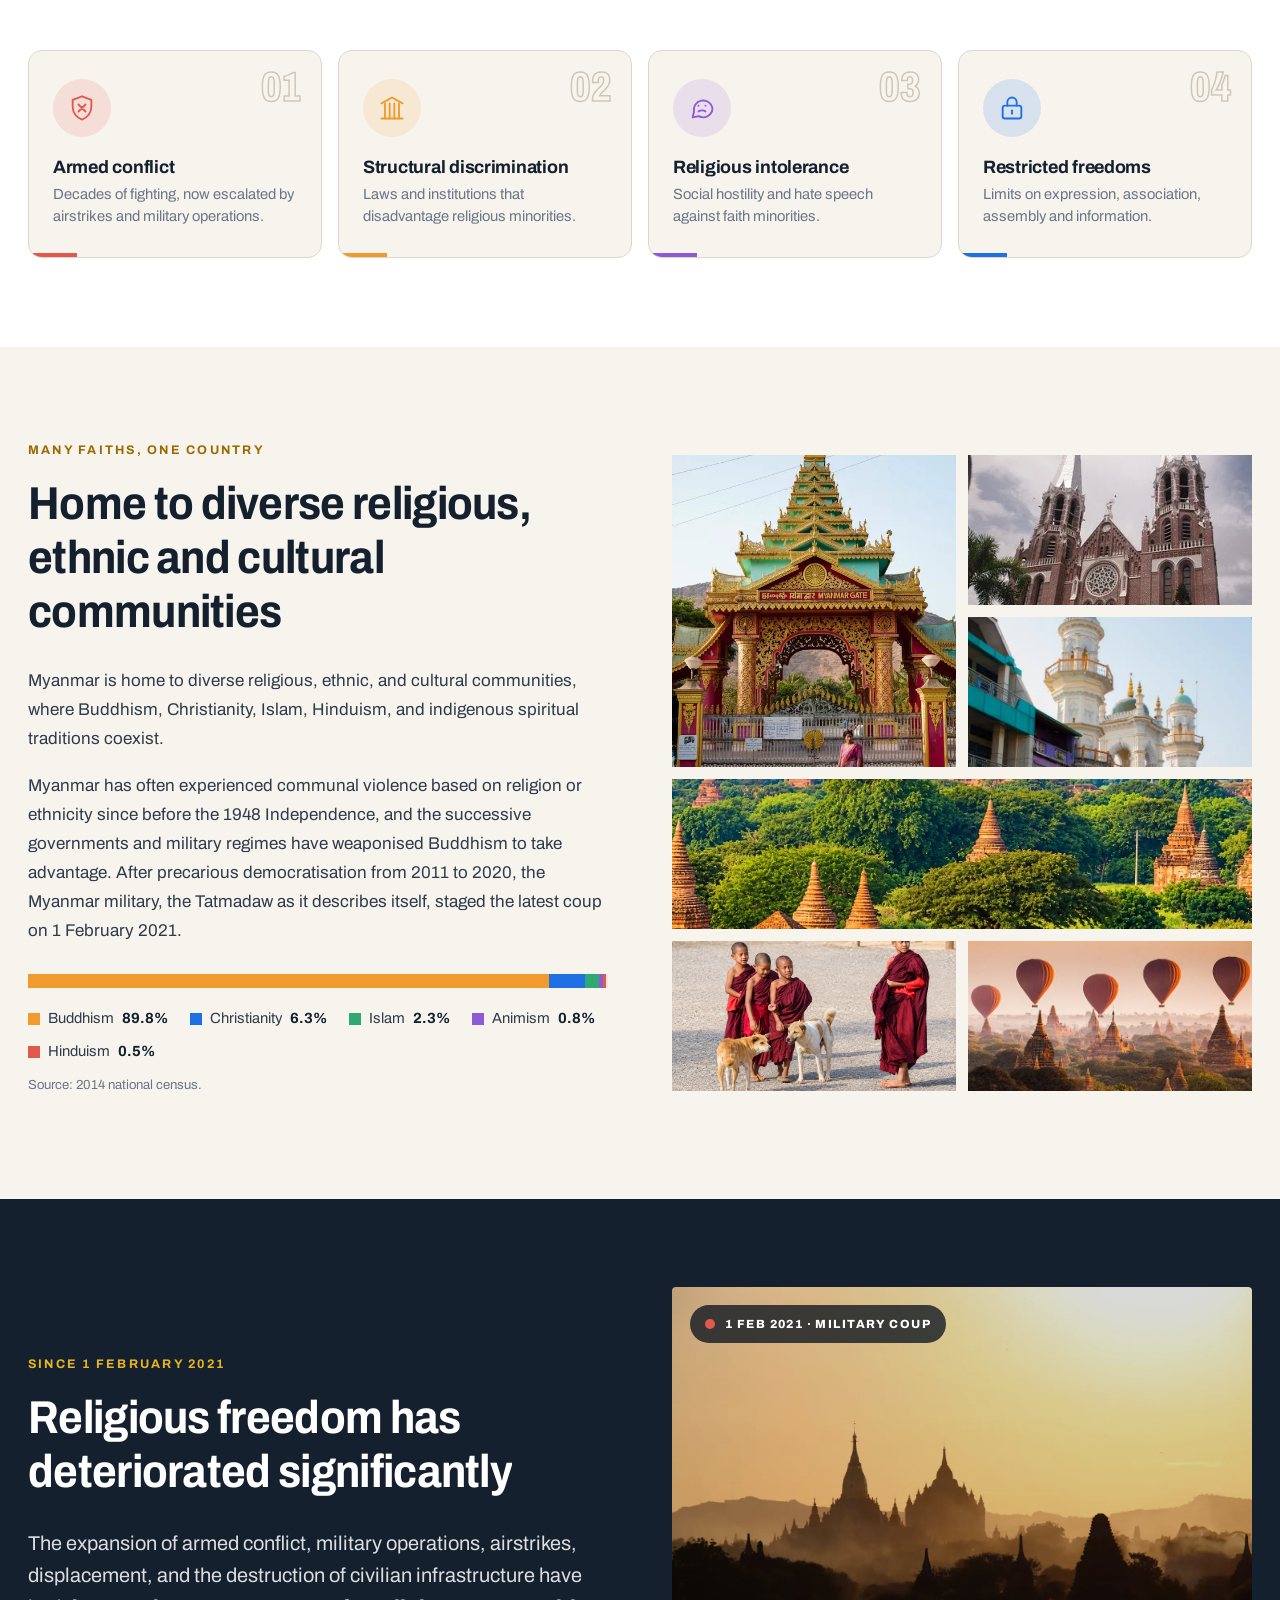
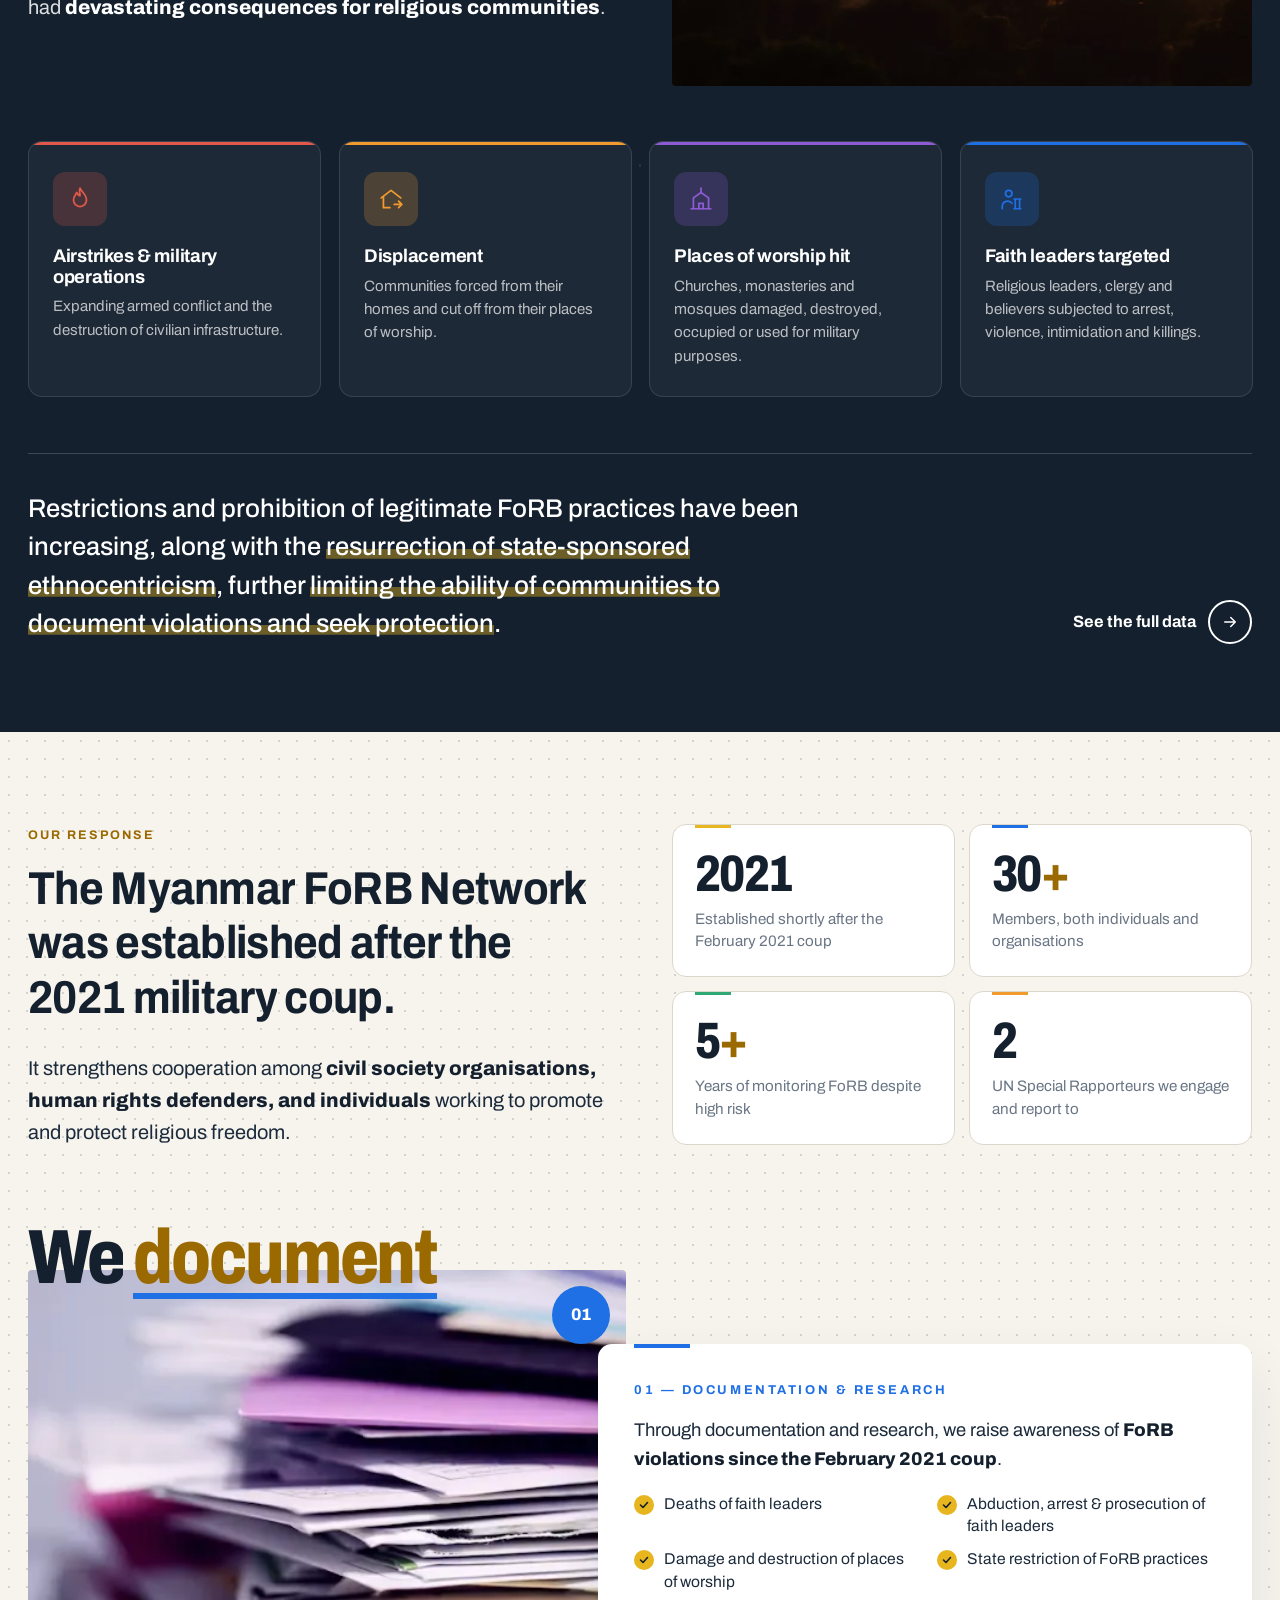
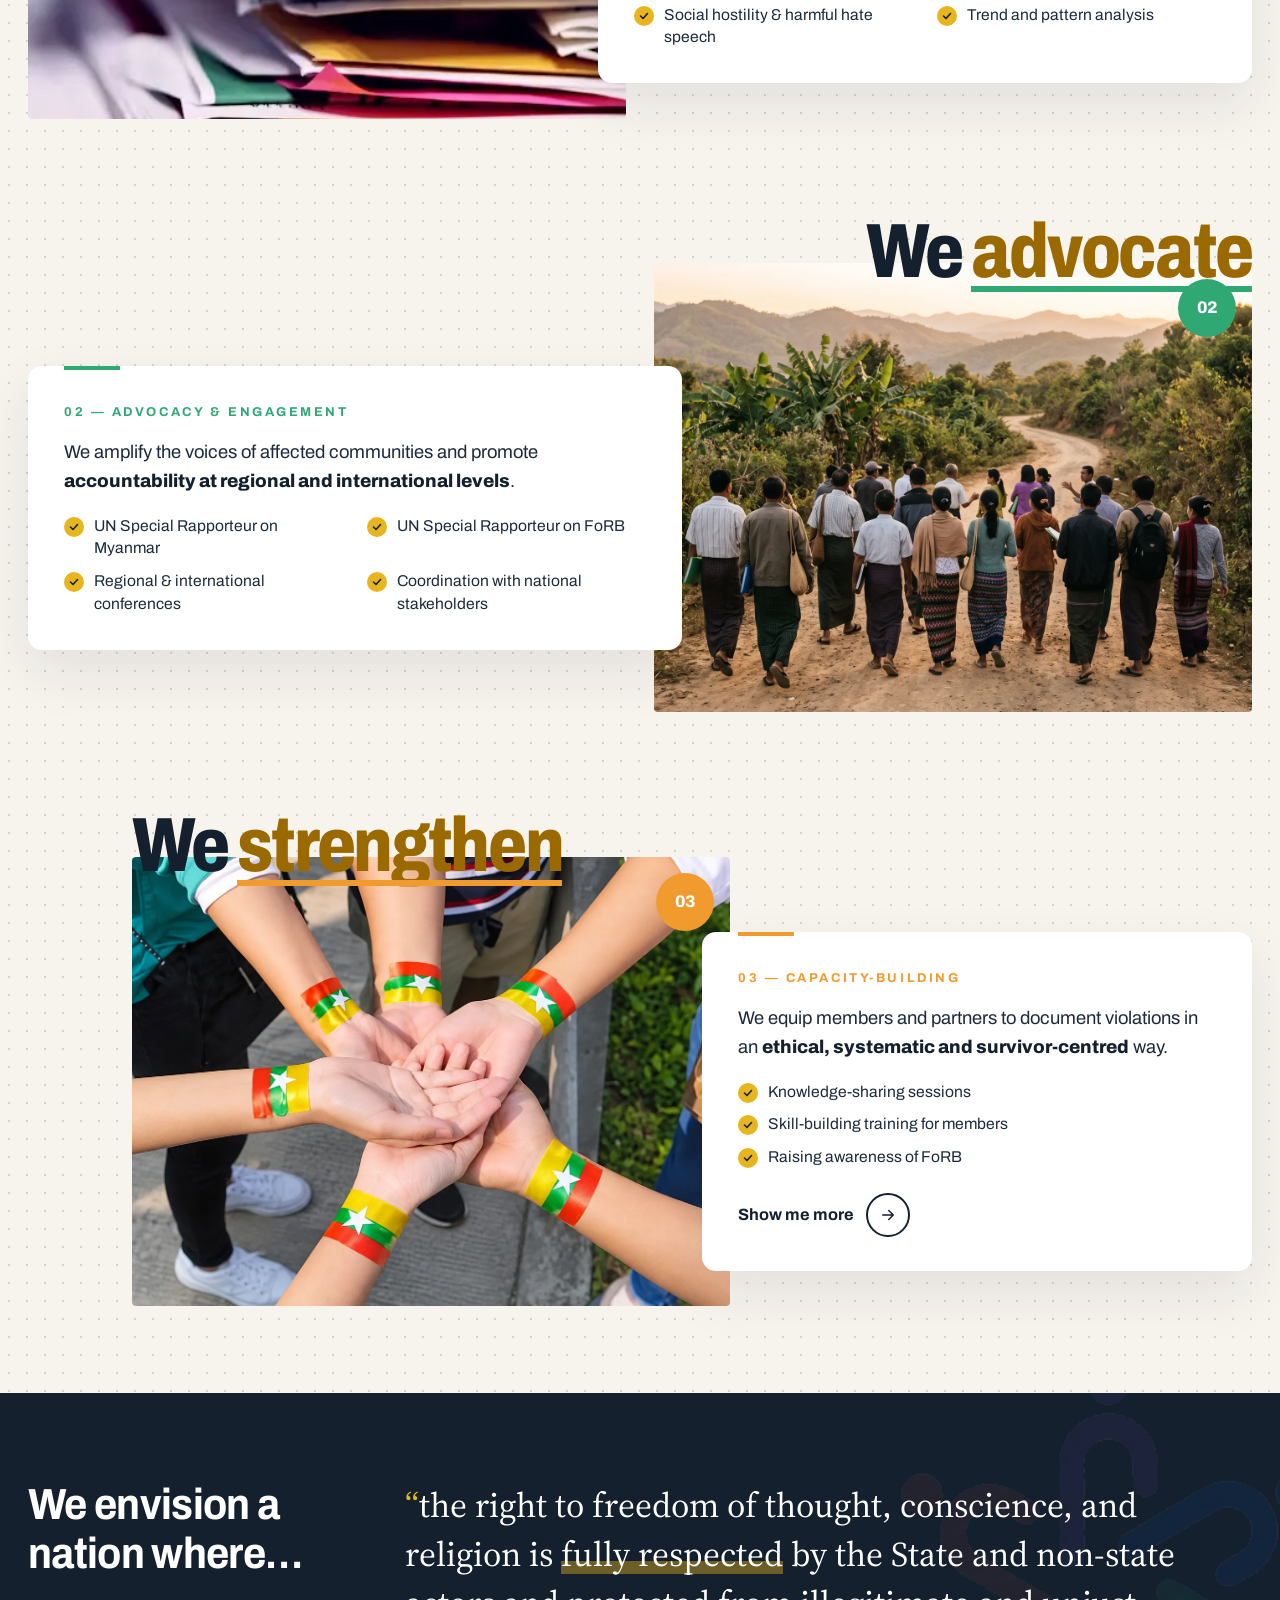
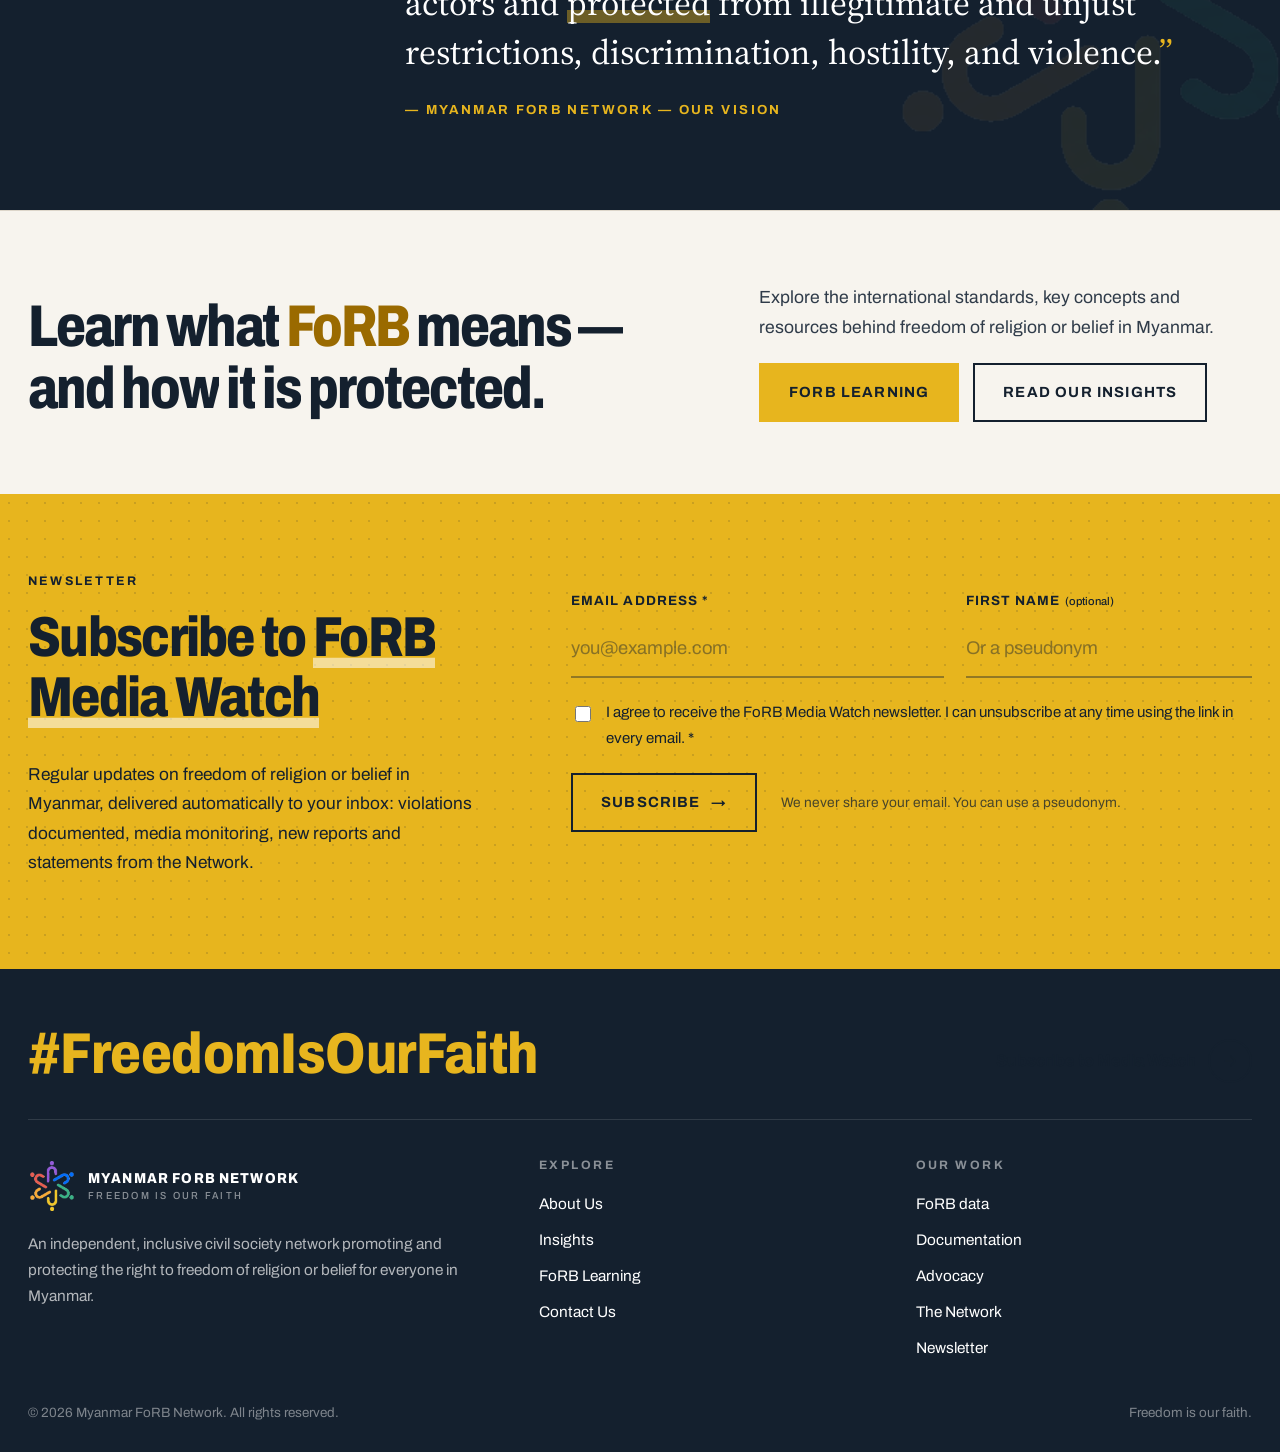
<file: site/index.html>
<!doctype html>
<html lang="en">
<head>
  <meta charset="utf-8">
  <meta name="viewport" content="width=device-width, initial-scale=1">
  <title>Myanmar FoRB Network — Freedom of Religion or Belief in Myanmar</title>
  <meta name="description" content="Myanmar FoRB Network documents violations, advocates and builds solidarity to protect freedom of religion or belief for everyone in Myanmar.">
  <meta property="og:title" content="Myanmar FoRB Network — Freedom of Religion or Belief in Myanmar">
  <meta property="og:description" content="Myanmar FoRB Network documents violations, advocates and builds solidarity to protect freedom of religion or belief for everyone in Myanmar.">
  <meta property="og:image" content="assets/img/candles.jpg">
  <meta name="theme-color" content="#14202e">
  <link rel="icon" type="image/png" href="assets/img/logo-mark.png">
  <script>document.documentElement.className+=" js is-entering";setTimeout(function(){var r=document.documentElement;if(r.classList.contains("is-entering")){r.classList.remove("is-entering");r.classList.add("is-entered")}},2500);</script>
  <link rel="preconnect" href="https://fonts.googleapis.com">
  <link rel="preconnect" href="https://fonts.gstatic.com" crossorigin>
  <link href="https://fonts.googleapis.com/css2?family=Archivo:wdth,wght@62..125,400..800&family=Source+Serif+4:opsz,wght@8..60,400;8..60,600&display=swap" rel="stylesheet">
  <link rel="stylesheet" href="assets/css/styles.css">
</head>
<body>
<div class="curtain" aria-hidden="true"><span></span><span></span><span></span><span></span><span></span><span></span></div>
<a class="skip-link" href="#main">Skip to content</a>
<div class="band" aria-hidden="true"></div>
<header class="site-header">
  <div class="wrap">
    <a class="brand" href="index.html" aria-label="Myanmar FoRB Network — Home">
      <img src="assets/img/logo-mark.png" alt="" width="48" height="53">
      <span class="brand-name">Myanmar FoRB Network<span class="brand-tag">FREEDOM IS OUR FAITH</span></span>
    </a>
    <nav class="nav" aria-label="Main">
      <ul>
        <li><a class="u-link u-link--fade" href="index.html" aria-current="page">Home</a></li>
        <li><a class="u-link u-link--fade" href="about.html">About Us</a></li>
        <li><a class="u-link u-link--fade" href="insights.html">Insights</a></li>
        <li><a class="u-link u-link--fade" href="learning.html">FoRB Learning</a></li>
        <li><a class="btn btn--sm" href="contact.html">Contact Us</a></li>
      </ul>
    </nav>
    <button class="burger" aria-expanded="false" aria-controls="m-menu" aria-label="Open menu"><span></span><span></span><span></span></button>
  </div>
</header>

<div class="m-menu" id="m-menu" aria-hidden="true" role="dialog" aria-label="Menu">
  <div class="m-menu__top">
    <span class="m-menu__title">Menu</span>
    <button class="m-menu__close" aria-label="Close menu"></button>
  </div>
  <nav aria-label="Mobile">
    <ul>
      <li><a href="index.html" aria-current="page">Home</a></li>
      <li><a href="about.html">About Us</a></li>
      <li><a href="insights.html">Insights</a></li>
      <li><a href="learning.html">FoRB Learning</a></li>
      <li><a href="contact.html">Contact Us</a></li>
    </ul>
  </nav>
  <div class="m-menu__foot">
    <span class="hashtag">#FreedomIsOurFaith</span>
    <img src="assets/img/logo-mark.png" alt="" width="40" height="44">
  </div>
</div>

<main id="main">

  <!-- ============ HERO: full-screen slideshow ============ -->
  <section class="hero-show" aria-label="Introduction">
    <img class="hero-show__slide is-active" src="assets/img/children.webp" alt="Smiling children in a circle, looking down at the camera" data-caption="Children of Myanmar" fetchpriority="high">
    <img class="hero-show__slide" src="assets/img/alms-women.webp" alt="Women carrying alms bowls to a monastery" data-caption="Offering alms" loading="lazy">
    <img class="hero-show__slide" src="assets/img/monastery.webp" alt="Two monks climbing the steps of a teak monastery" data-caption="Monastic life" loading="lazy">
    <img class="hero-show__slide" src="assets/img/candles.webp" alt="Hands holding lit candles at dusk" data-caption="Solidarity" loading="lazy">

    <div class="hero-show__inner">
      <div class="wrap">
        <div class="hero-show__content">
          <span class="eyebrow" data-effect="fade">FoRB in Myanmar</span>
          <h1 class="rise">Freedom of religion or belief, <em>for everyone.</em></h1>
          <p data-effect="slide-bottom" data-delay="2">Freedom of Religion or Belief is a fundamental human right that encompasses the freedom to adopt, practise, manifest, or change one's religion or belief, individually or collectively, in public or private.</p>
          <div class="hero__actions" data-effect="slide-bottom" data-delay="3">
            <a class="btn btn--accent" href="about.html">About the Network</a>
            <a class="arrow-link" href="#since-the-coup">Since the coup <span class="ar"><svg viewBox="0 0 24 24" fill="none" stroke="currentColor" stroke-width="2" stroke-linecap="round" stroke-linejoin="round"><path d="M5 12h14M13 6l6 6-6 6"/></svg></span></a>
          </div>
        </div>
      </div>
      <div class="hero-show__bar" data-effect="slide-bottom" data-delay="3">
        <div class="wrap" style="position:relative">
          <span class="placeholder-flag">Sample data</span>
          <div class="hstat"><i style="--c:var(--c-red)"></i><b data-stat="leadersKilled">0</b><span>Religious leaders killed since the 2021 coup</span></div>
          <div class="hstat"><i style="--c:var(--c-orange)"></i><b data-stat="worshipPlacesDamaged">0</b><span>Worship places destroyed and damaged</span></div>
          <div class="hstat"><i style="--c:var(--c-purple)"></i><b data-stat="leadersProsecuted">0</b><span>Religious leaders illegitimately prosecuted</span></div>
          <div class="hero-show__ctrl">
            <div class="hero-show__dots" role="group" aria-label="Choose slide">
              <button class="is-active" aria-label="Slide 1"></button><button aria-label="Slide 2"></button><button aria-label="Slide 3"></button><button aria-label="Slide 4"></button>
            </div>
            <span class="hero-show__caption" aria-live="polite">Children of Myanmar</span>
          </div>
        </div>
      </div>
    </div>
  </section>

  <!-- ============ STORY: sticky photo + statements ============ -->
  <section class="story-sec">
    <div class="wrap story">
      <div class="story__media" aria-hidden="true">
        <img data-step="0" class="active" src="assets/img/bagan-temples.webp" alt="">
        <img data-step="1" src="assets/img/monastery.webp" alt="">
        <img data-step="2" src="assets/img/mosque.webp" alt="" style="object-position:center 25%">
        <img data-step="3" src="assets/img/children.webp" alt="">
        <span class="story__count">FoRB IN MYANMAR</span>
      </div>
      <div class="story__steps">
        <div class="story__step current" data-step="0">
          <img class="story__thumb" src="assets/img/bagan-temples.webp" alt="" loading="lazy">
          <span class="story__num">01 / 04</span>
          <h2 class="statement">The right to freedom of religion or belief is a crucially <mark>universal and fundamental</mark> human right.</h2>
        </div>
        <div class="story__step" data-step="1">
          <img class="story__thumb" src="assets/img/monastery.webp" alt="" loading="lazy">
          <span class="story__num">02 / 04</span>
          <h2 class="statement">In Myanmar, it has remained difficult to realise for decades.</h2>
        </div>
        <div class="story__step" data-step="2">
          <img class="story__thumb" src="assets/img/mosque.webp" alt="" loading="lazy">
          <span class="story__num">03 / 04</span>
          <h2 class="statement">Religious minorities face discrimination, insecurity, and restrictions on practising their faith freely.</h2>
        </div>
        <div class="story__step" data-step="3">
          <img class="story__thumb" src="assets/img/children.webp" alt="" loading="lazy">
          <span class="story__num">04 / 04</span>
          <h2 class="statement"><strong>We work to protect it — for everyone.</strong></h2>
        </div>
      </div>
    </div>
  </section>

  <!-- ============ FoRB IN MYANMAR: overlap + timeline + challenges ============ -->
  <section class="section section--white">
    <div class="wrap">
      <div class="overlap">
        <figure class="overlap__img" data-effect="mask">
          <img src="assets/img/monastery.webp" alt="Two monks climbing the steps of an ornate teak monastery" loading="lazy">
          <span class="img-badge"><b>1948</b><small>Decades of conflict since independence</small></span>
        </figure>
        <div class="overlap__card" data-effect="slide-right" data-delay="2">
          <span class="eyebrow">FoRB in Myanmar</span>
          <h2 class="rise">A right challenged by decades of conflict</h2>
          <blockquote class="pull">The enjoyment of this fundamental right has been increasingly challenged by decades of armed conflict, structural discrimination, religious intolerance, and restrictions on fundamental freedoms.</blockquote>
          <p>Religious minorities, particularly in <strong>conflict-affected areas</strong>, face <strong>discrimination, insecurity and restrictions</strong> on practising their faith freely.</p>
        </div>
      </div>

      <ol class="tl-strip" aria-label="Key moments">
        <li style="--c:var(--c-purple)"><b>1948</b><span>Independence. Communal violence based on religion or ethnicity predates it.</span></li>
        <li style="--c:var(--c-blue)"><b>2011–2020</b><span>A precarious period of democratisation.</span></li>
        <li style="--c:var(--c-red)"><b>1 Feb 2021</b><span>Military coup. FoRB violations escalate sharply.</span></li>
        <li style="--c:var(--c-green)"><b>Today</b><span>The Network documents, advocates and builds solidarity.</span></li>
      </ol>

      <div class="challenges">
        <article class="challenge" style="--c:var(--c-red)" data-effect="slide-bottom">
          <span class="challenge__num">01</span>
          <span class="challenge__ic"><svg viewBox="0 0 24 24" fill="none" stroke="currentColor" stroke-width="1.6" stroke-linecap="round" stroke-linejoin="round" aria-hidden="true"><path d="M12 2 4 5v6c0 5 3.4 9.3 8 11 4.6-1.7 8-6 8-11V5z"/><path d="m9 9 6 6M15 9l-6 6"/></svg></span>
          <h3>Armed conflict</h3><p>Decades of fighting, now escalated by airstrikes and military operations.</p>
        </article>
        <article class="challenge" style="--c:var(--c-orange)" data-effect="slide-bottom" data-delay="1">
          <span class="challenge__num">02</span>
          <span class="challenge__ic"><svg viewBox="0 0 24 24" fill="none" stroke="currentColor" stroke-width="1.6" stroke-linecap="round" stroke-linejoin="round" aria-hidden="true"><path d="M3 21h18"/><path d="M6 21V8M10 21V8M14 21V8M18 21V8"/><path d="M3 8 12 3l9 5"/></svg></span>
          <h3>Structural discrimination</h3><p>Laws and institutions that disadvantage religious minorities.</p>
        </article>
        <article class="challenge" style="--c:var(--c-purple)" data-effect="slide-bottom" data-delay="2">
          <span class="challenge__num">03</span>
          <span class="challenge__ic"><svg viewBox="0 0 24 24" fill="none" stroke="currentColor" stroke-width="1.6" stroke-linecap="round" stroke-linejoin="round" aria-hidden="true"><path d="M21 12a8 8 0 0 1-11.8 7L4 20l1.1-4.6A8 8 0 1 1 21 12z"/><path d="M9 10h.01M15 10h.01M9 15c1.5-1.3 4.5-1.3 6 0"/></svg></span>
          <h3>Religious intolerance</h3><p>Social hostility and hate speech against faith minorities.</p>
        </article>
        <article class="challenge" style="--c:var(--c-blue)" data-effect="slide-bottom" data-delay="3">
          <span class="challenge__num">04</span>
          <span class="challenge__ic"><svg viewBox="0 0 24 24" fill="none" stroke="currentColor" stroke-width="1.6" stroke-linecap="round" stroke-linejoin="round" aria-hidden="true"><rect x="4" y="10" width="16" height="11" rx="2"/><path d="M8 10V7a4 4 0 0 1 8 0v3"/><path d="M12 14v3"/></svg></span>
          <h3>Restricted freedoms</h3><p>Limits on expression, association, assembly and information.</p>
        </article>
      </div>
    </div>
  </section>

  <!-- ============ DIVERSITY: text + collage ============ -->
  <section class="section">
    <div class="wrap split">
      <div>
        <span class="eyebrow" data-effect="fade">Many faiths, one country</span>
        <h2 class="rise">Home to diverse religious, ethnic and cultural communities</h2>
        <div data-effect="slide-bottom">
          <p>Myanmar is home to diverse religious, ethnic, and cultural communities, where Buddhism, Christianity, Islam, Hinduism, and indigenous spiritual traditions coexist.</p>
          <p>Myanmar has often experienced communal violence based on religion or ethnicity since before the 1948 Independence, and the successive governments and military regimes have weaponised Buddhism to take advantage. After precarious democratisation from 2011 to 2020, the Myanmar military, the Tatmadaw as it describes itself, staged the latest coup on 1 February 2021.</p>
        </div>
        <div class="census" role="figure" aria-label="Religious composition of Myanmar, 2014 census: Buddhism 89.8%, Christianity 6.3%, Islam 2.3%, Animism 0.8%, Hinduism 0.5%">
          <div class="census-bar" aria-hidden="true">
            <span style="--w:89.8%;background:var(--c-orange)"></span>
            <span style="--w:6.3%;background:var(--c-blue)"></span>
            <span style="--w:2.3%;background:var(--c-green)"></span>
            <span style="--w:0.8%;background:var(--c-purple)"></span>
            <span style="--w:0.5%;background:var(--c-red)"></span>
          </div>
          <ul class="census-legend" aria-hidden="true">
            <li><i style="background:var(--c-orange)"></i>Buddhism <b>89.8%</b></li>
            <li><i style="background:var(--c-blue)"></i>Christianity <b>6.3%</b></li>
            <li><i style="background:var(--c-green)"></i>Islam <b>2.3%</b></li>
            <li><i style="background:var(--c-purple)"></i>Animism <b>0.8%</b></li>
            <li><i style="background:var(--c-red)"></i>Hinduism <b>0.5%</b></li>
          </ul>
          <p class="census-note">Source: 2014 national census.</p>
        </div>
      </div>
      <div class="mosaic collage">
        <figure class="tall" data-effect="slide-bottom"><img src="assets/img/pagoda-gate.webp" alt="An ornate pagoda gateway" loading="lazy"><figcaption>Buddhism</figcaption></figure>
        <figure data-effect="slide-bottom" data-delay="1"><img src="assets/img/cathedral.webp" alt="A red-brick cathedral" loading="lazy" style="object-position:center 30%"><figcaption>Christianity</figcaption></figure>
        <figure data-effect="slide-bottom" data-delay="2"><img src="assets/img/mosque.webp" alt="A white mosque with minarets" loading="lazy" style="object-position:center 25%"><figcaption>Islam</figcaption></figure>
        <figure class="wide" data-effect="slide-bottom" data-delay="1"><img src="assets/img/bagan-temples.webp" alt="Temples of Bagan among green trees" loading="lazy"><figcaption>Heritage</figcaption></figure>
        <figure data-effect="slide-bottom" data-delay="2"><img src="assets/img/novice-monks.webp" alt="Young novice monks walking with dogs" loading="lazy"><figcaption>Monastic life</figcaption></figure>
        <figure data-effect="slide-bottom" data-delay="3"><img src="assets/img/bagan-balloons.webp" alt="Balloons over the pagodas of Bagan" loading="lazy"><figcaption>Bagan</figcaption></figure>
      </div>
    </div>
  </section>

  <!-- ============ SINCE THE COUP ============ -->
  <section class="section section--dark dotted" id="since-the-coup">
    <div class="wrap">
      <div class="split coup-top">
        <div>
          <span class="eyebrow" data-effect="fade">Since 1 February 2021</span>
          <h2 class="rise">Religious freedom has deteriorated significantly</h2>
          <p class="lead" data-effect="slide-bottom">The expansion of armed conflict, military operations, airstrikes, displacement, and the destruction of civilian infrastructure have had <strong>devastating consequences for religious communities</strong>.</p>
        </div>
        <figure class="figure coup-photo" data-effect="mask">
          <img src="assets/img/bagan-sunset.webp" alt="Silhouettes of pagodas against a hazy sunset" loading="lazy">
          <span class="pulse-badge"><i aria-hidden="true"></i>1 Feb 2021 · Military coup</span>
        </figure>
      </div>

      <div class="impact-grid">
        <article class="impact" style="--c:var(--c-red)" data-effect="slide-bottom">
          <span class="impact__ic"><svg viewBox="0 0 24 24" fill="none" stroke="currentColor" stroke-width="1.6" stroke-linecap="round" stroke-linejoin="round" aria-hidden="true"><path d="M12 2c2 4 6 6 6 11a6 6 0 0 1-12 0c0-3 2-5 3-7 1 2 2 3 3 3 0-3-1-5 0-7z"/></svg></span>
          <h3>Airstrikes &amp; military operations</h3>
          <p>Expanding armed conflict and the destruction of civilian infrastructure.</p>
        </article>
        <article class="impact" style="--c:var(--c-orange)" data-effect="slide-bottom" data-delay="1">
          <span class="impact__ic"><svg viewBox="0 0 24 24" fill="none" stroke="currentColor" stroke-width="1.6" stroke-linecap="round" stroke-linejoin="round" aria-hidden="true"><path d="M3 11 12 4l9 7"/><path d="M5 10v10h6"/><path d="M15 17h7M19 14l3 3-3 3"/></svg></span>
          <h3>Displacement</h3>
          <p>Communities forced from their homes and cut off from their places of worship.</p>
        </article>
        <article class="impact" style="--c:var(--c-purple)" data-effect="slide-bottom" data-delay="2">
          <span class="impact__ic"><svg viewBox="0 0 24 24" fill="none" stroke="currentColor" stroke-width="1.6" stroke-linecap="round" stroke-linejoin="round" aria-hidden="true"><path d="M3 21h18"/><path d="M5 21V11l7-5 7 5v10"/><path d="M12 2v4"/><path d="M10 21v-5h4v5"/></svg></span>
          <h3>Places of worship hit</h3>
          <p>Churches, monasteries and mosques damaged, destroyed, occupied or used for military purposes.</p>
        </article>
        <article class="impact" style="--c:var(--c-blue)" data-effect="slide-bottom" data-delay="3">
          <span class="impact__ic"><svg viewBox="0 0 24 24" fill="none" stroke="currentColor" stroke-width="1.6" stroke-linecap="round" stroke-linejoin="round" aria-hidden="true"><circle cx="9" cy="7" r="3"/><path d="M3 21v-2a5 5 0 0 1 9-3"/><path d="M15 12v9M19 12v9M14 12h6M14 21h6"/></svg></span>
          <h3>Faith leaders targeted</h3>
          <p>Religious leaders, clergy and believers subjected to arrest, violence, intimidation and killings.</p>
        </article>
      </div>

      <div class="coup-foot" data-effect="slide-bottom">
        <p class="statement-lg">Restrictions and prohibition of legitimate FoRB practices have been increasing, along with the <mark>resurrection of state-sponsored ethnocentricism</mark>, further <mark>limiting the ability of communities to document violations and seek protection</mark>.</p>
        <a class="arrow-link" href="about.html#data">See the full data <span class="ar"><svg viewBox="0 0 24 24" fill="none" stroke="currentColor" stroke-width="2" stroke-linecap="round" stroke-linejoin="round"><path d="M5 12h14M13 6l6 6-6 6"/></svg></span></a>
      </div>
    </div>
  </section>

  <!-- ============ OUR RESPONSE ============ -->
  <section class="section dotted response" style="background-color:var(--paper)">
    <div class="wrap">
      <div class="split" style="margin-bottom:72px">
        <div>
          <span class="eyebrow" data-effect="fade">Our response</span>
          <h2 class="rise">The Myanmar FoRB Network was established after the 2021 military coup.</h2>
          <p class="lead" data-effect="slide-bottom" style="margin:0">It strengthens cooperation among <strong>civil society organisations, human rights defenders, and individuals</strong> working to promote and protect religious freedom.</p>
        </div>
        <div class="facts stagger" data-effect="slide-bottom">
          <div><b><span data-count="2021" data-from="2000">2021</span></b><span>Established shortly after the February 2021 coup</span></div>
          <div><b><span data-count="30">30</span><em>+</em></b><span>Members, both individuals and organisations</span></div>
          <div><b><span data-count="5">5</span><em>+</em></b><span>Years of monitoring FoRB despite high risk</span></div>
          <div><b><span data-count="2">2</span></b><span>UN Special Rapporteurs we engage and report to</span></div>
        </div>
      </div>

      <div class="oblock" style="--c:var(--c-blue)">
        <h3 class="oblock__title rise">We <span class="verb">document</span></h3>
        <figure class="figure oblock__img" data-effect="mask"><img src="assets/img/documents.webp" alt="A stack of papers and files" loading="lazy"><span class="oblock__badge">01</span></figure>
        <div class="oblock__body" data-effect="slide-bottom" data-delay="1">
          <span class="oblock__num">01 — DOCUMENTATION &amp; RESEARCH</span>
          <p>Through documentation and research, we raise awareness of <strong>FoRB violations since the February 2021 coup</strong>.</p>
          <ul class="checklist">
            <li>Deaths of faith leaders</li><li>Abduction, arrest &amp; prosecution of faith leaders</li><li>Damage and destruction of places of worship</li><li>State restriction of FoRB practices</li><li>Social hostility &amp; harmful hate speech</li><li>Trend and pattern analysis</li>
          </ul>
        </div>
      </div>

      <div class="oblock oblock--right" style="--c:var(--c-green)">
        <h3 class="oblock__title rise">We <span class="verb">advocate</span></h3>
        <figure class="figure oblock__img" data-effect="mask"><img src="assets/img/community-walk.webp" alt="A group of people walking together along a rural road" loading="lazy"><span class="oblock__badge">02</span></figure>
        <div class="oblock__body" data-effect="slide-bottom" data-delay="1">
          <span class="oblock__num">02 — ADVOCACY &amp; ENGAGEMENT</span>
          <p>We amplify the voices of affected communities and promote <strong>accountability at regional and international levels</strong>.</p>
          <ul class="checklist">
            <li>UN Special Rapporteur on Myanmar</li><li>UN Special Rapporteur on FoRB</li><li>Regional &amp; international conferences</li><li>Coordination with national stakeholders</li>
          </ul>
        </div>
      </div>

      <div class="oblock oblock--center" style="--c:var(--c-orange)">
        <h3 class="oblock__title rise">We <span class="verb">strengthen</span></h3>
        <figure class="figure oblock__img" data-effect="mask"><img src="assets/img/solidarity-hands.webp" alt="Hands joined together in solidarity" loading="lazy"><span class="oblock__badge">03</span></figure>
        <div class="oblock__body" data-effect="slide-bottom" data-delay="1">
          <span class="oblock__num">03 — CAPACITY-BUILDING</span>
          <p>We equip members and partners to document violations in an <strong>ethical, systematic and survivor-centred</strong> way.</p>
          <ul class="checklist" style="grid-template-columns:1fr">
            <li>Knowledge-sharing sessions</li><li>Skill-building training for members</li><li>Raising awareness of FoRB</li>
          </ul>
          <a class="arrow-link" href="about.html#what-we-do" style="margin-top:24px">Show me more <span class="ar"><svg viewBox="0 0 24 24" fill="none" stroke="currentColor" stroke-width="2" stroke-linecap="round" stroke-linejoin="round"><path d="M5 12h14M13 6l6 6-6 6"/></svg></span></a>
        </div>
      </div>
    </div>
  </section>

  <!-- ============ VISION ============ -->
  <section class="section section--dark dotted watermark">
    <div class="wrap vision">
      <h2 data-effect="slide-left">We envision a nation where…</h2>
      <div data-effect="slide-bottom">
        <blockquote>the right to freedom of thought, conscience, and religion is <mark>fully respected</mark> by the State and non-state actors and <mark>protected</mark> from illegitimate and unjust restrictions, discrimination, hostility, and violence.</blockquote>
        <cite>Myanmar FoRB Network — Our Vision</cite>
      </div>
    </div>
  </section>

  <!-- ============ CTA ============ -->
  <section class="big-cta">
    <div class="wrap">
      <h2 class="rise">Learn what <em class="hl">FoRB</em> means — and how it is protected.</h2>
      <div class="big-cta__row" data-effect="slide-bottom">
        <p>Explore the international standards, key concepts and resources behind freedom of religion or belief in Myanmar.</p>
        <div class="actions">
          <a class="btn btn--accent" href="learning.html">FoRB Learning</a>
          <a class="btn" href="insights.html">Read our Insights</a>
        </div>
      </div>
    </div>
  </section>

</main>

<section class="newsletter" id="newsletter" aria-labelledby="nl-title">
  <div class="wrap newsletter__grid">
    <div>
      <span class="eyebrow">Newsletter</span>
      <h2 id="nl-title" class="rise">Subscribe to <em class="hl">FoRB Media Watch</em></h2>
      <p data-effect="slide-bottom">Regular updates on freedom of religion or belief in Myanmar, delivered automatically to your inbox: violations documented, media monitoring, new reports and statements from the Network.</p>
    </div>
    <form class="nl-form" data-effect="slide-bottom" action="" method="post" target="_blank" novalidate>
      <div class="nl-row">
        <div class="field">
          <label for="nl-email">Email address *</label>
          <input id="nl-email" name="EMAIL" type="email" autocomplete="email" required placeholder="you@example.com">
        </div>
        <div class="field">
          <label for="nl-name">First name <small>(optional)</small></label>
          <input id="nl-name" name="FNAME" autocomplete="given-name" placeholder="Or a pseudonym">
        </div>
      </div>
      <div class="nl-hp" aria-hidden="true"><input type="text" name="b_hp" tabindex="-1" value="" autocomplete="off"></div>
      <label class="check"><input type="checkbox" name="consent" required> <span>I agree to receive the FoRB Media Watch newsletter. I can unsubscribe at any time using the link in every email. *</span></label>
      <div class="nl-actions">
        <button class="btn" type="submit">Subscribe <span aria-hidden="true">→</span></button>
        <small>We never share your email. You can use a pseudonym.</small>
      </div>
      <p class="nl-status" role="status" aria-live="polite"></p>
    </form>
  </div>
</section>

<footer class="site-footer">
  <div class="wrap">
    <div class="footer-top">
      <span class="hashtag">#FreedomIsOurFaith</span>
      <a class="arrow-link" href="#newsletter">Subscribe to Media Watch <span class="ar"><svg viewBox="0 0 24 24" fill="none" stroke="currentColor" stroke-width="2" stroke-linecap="round" stroke-linejoin="round"><path d="M5 12h14M13 6l6 6-6 6"/></svg></span></a>
    </div>
    <div class="footer-grid">
      <div>
        <a class="brand" href="index.html">
          <img src="assets/img/logo-mark.png" alt="" width="48" height="53">
          <span class="brand-name">Myanmar FoRB Network<span class="brand-tag">FREEDOM IS OUR FAITH</span></span>
        </a>
        <p>An independent, inclusive civil society network promoting and protecting the right to freedom of religion or belief for everyone in Myanmar.</p>
      </div>
      <div>
        <h4>Explore</h4>
        <ul>
          <li><a class="u-link u-link--fade" href="about.html">About Us</a></li>
          <li><a class="u-link u-link--fade" href="insights.html">Insights</a></li>
          <li><a class="u-link u-link--fade" href="learning.html">FoRB Learning</a></li>
          <li><a class="u-link u-link--fade" href="contact.html">Contact Us</a></li>
        </ul>
      </div>
      <div>
        <h4>Our work</h4>
        <ul>
          <li><a class="u-link u-link--fade" href="about.html#data">FoRB data</a></li>
          <li><a class="u-link u-link--fade" href="about.html#what-we-do">Documentation</a></li>
          <li><a class="u-link u-link--fade" href="about.html#what-we-do">Advocacy</a></li>
          <li><a class="u-link u-link--fade" href="about.html#network">The Network</a></li>
          <li><a class="u-link u-link--fade" href="#newsletter">Newsletter</a></li>
        </ul>
      </div>
    </div>
    <div class="footer-bottom">
      <span>© <span data-year>2026</span> Myanmar FoRB Network. All rights reserved.</span>
      <span>Freedom is our faith.</span>
    </div>
  </div>
</footer>

<button class="to-top" aria-label="Back to top"><svg viewBox="0 0 24 24" fill="none" stroke="currentColor" stroke-width="2" stroke-linecap="round" stroke-linejoin="round"><path d="M12 19V5M6 11l6-6 6 6"/></svg></button>

<script src="assets/js/data.js"></script>
<script src="assets/js/main.js"></script>
</body>
</html>
</file>
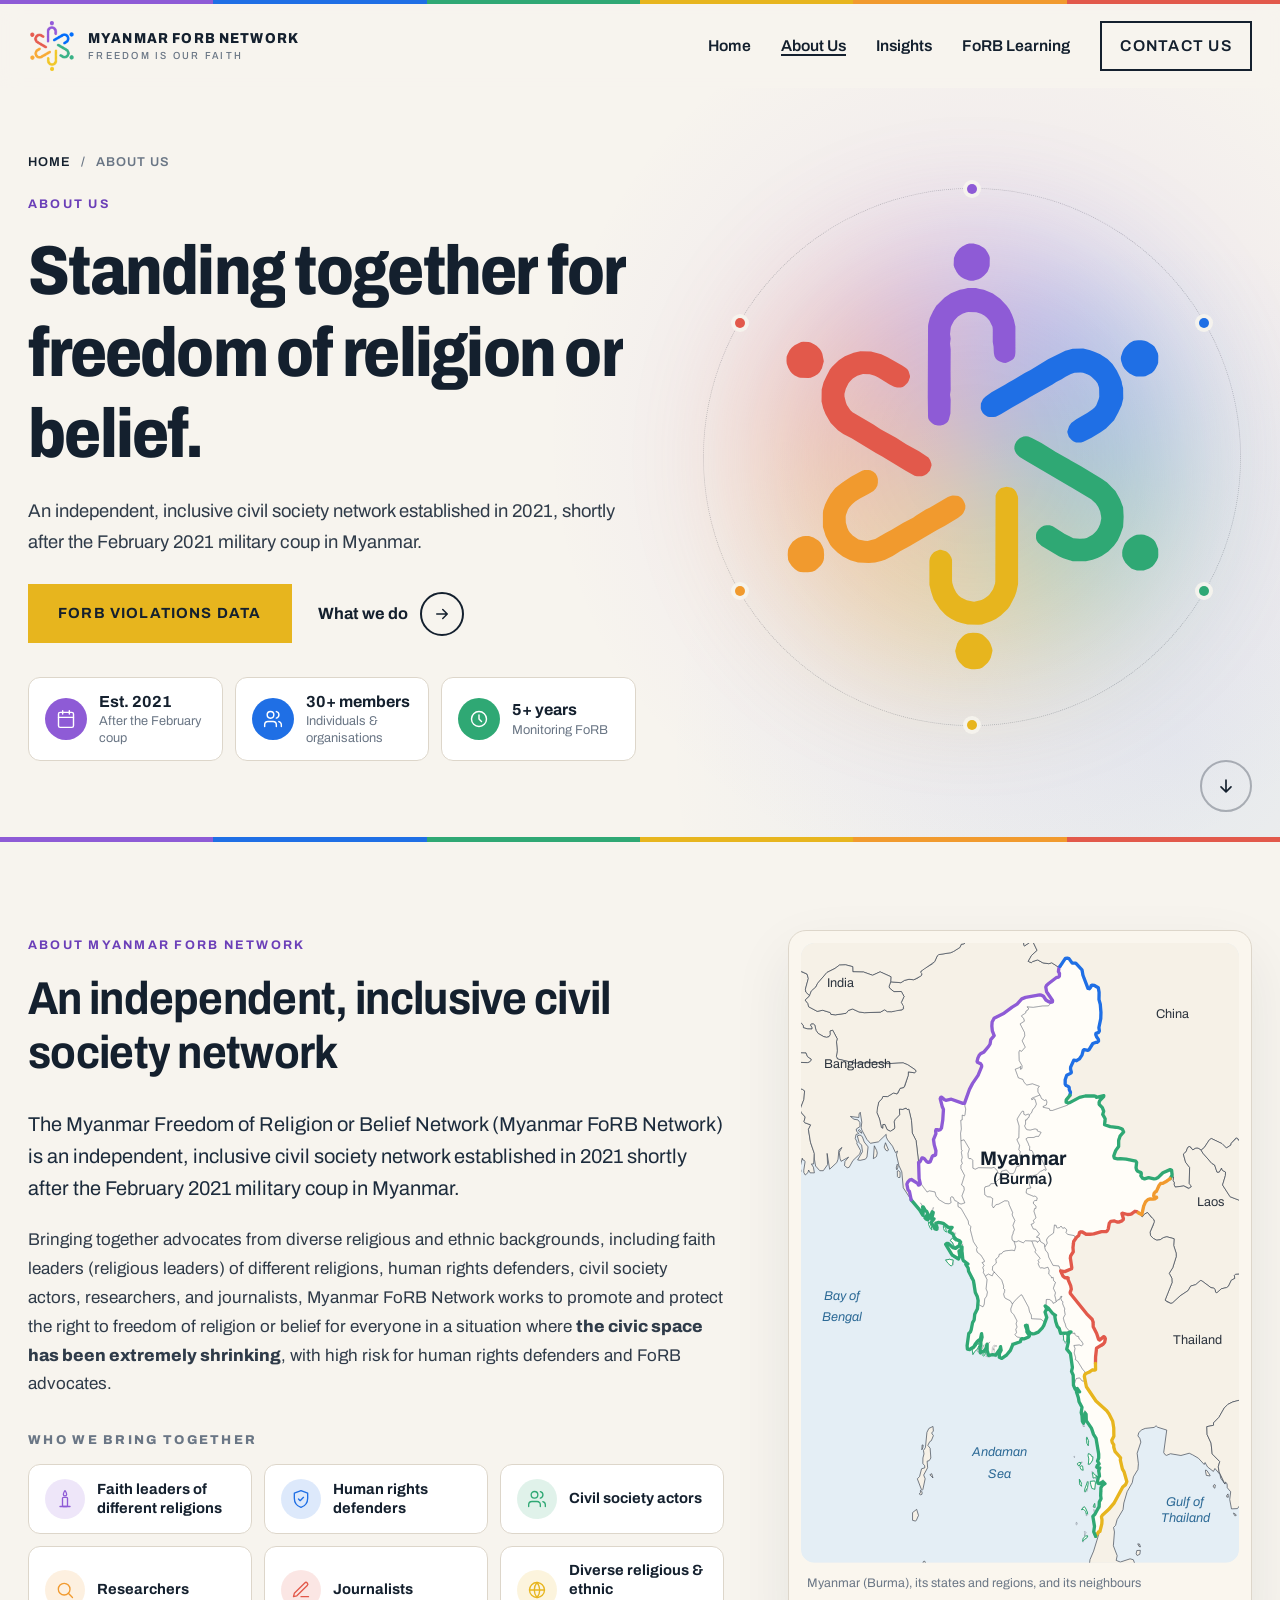
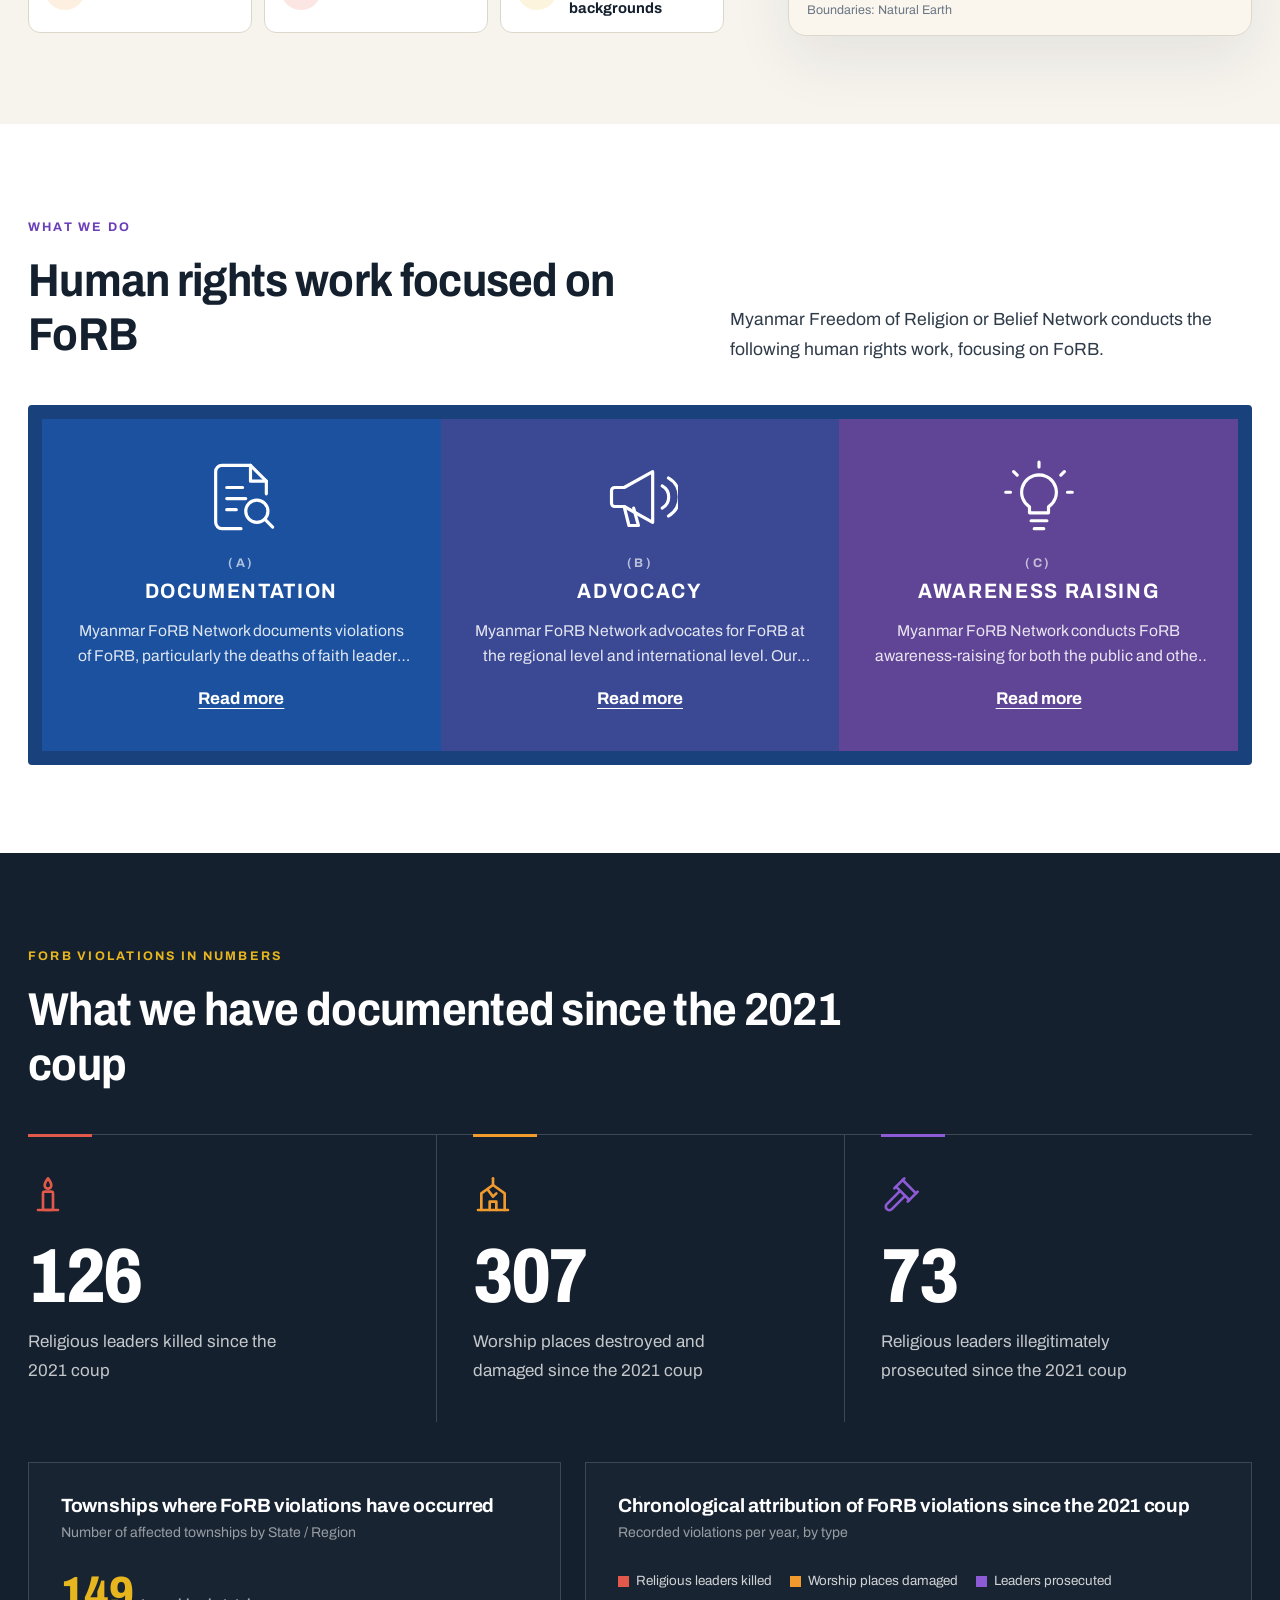
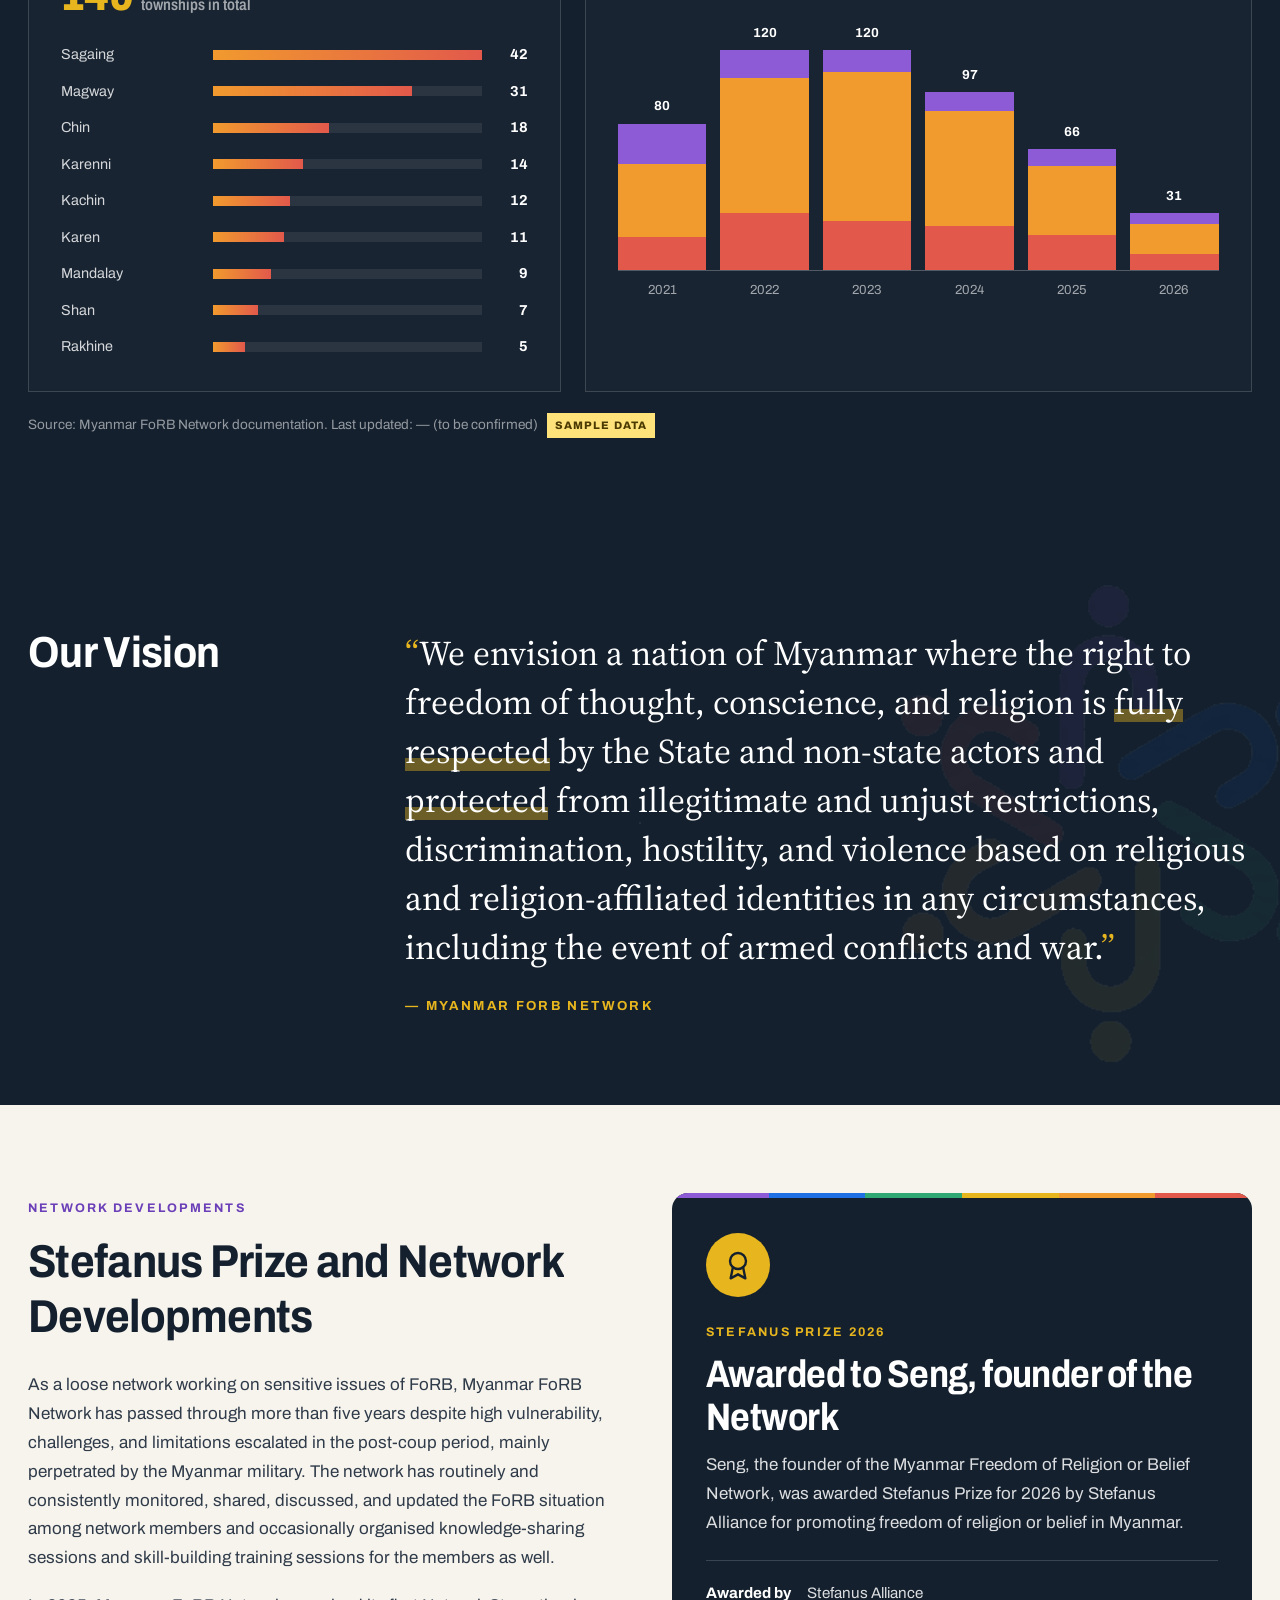
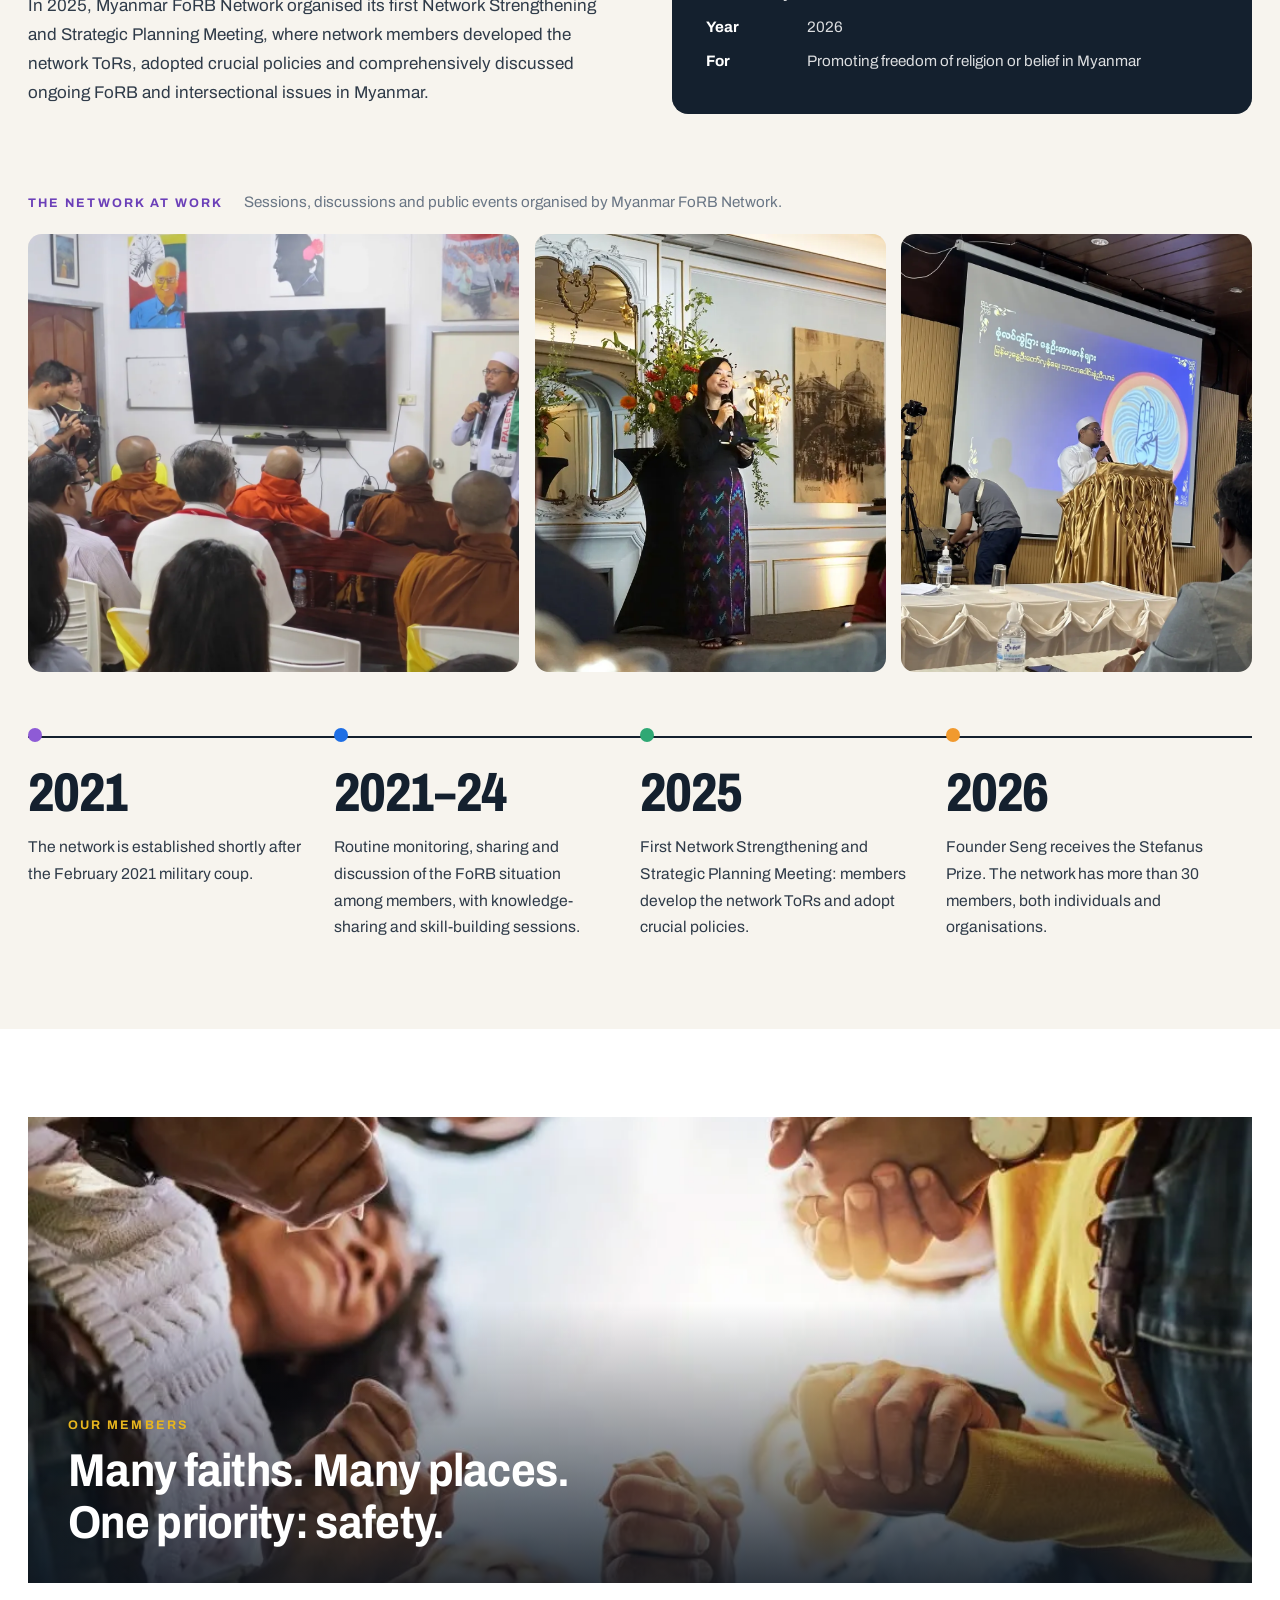
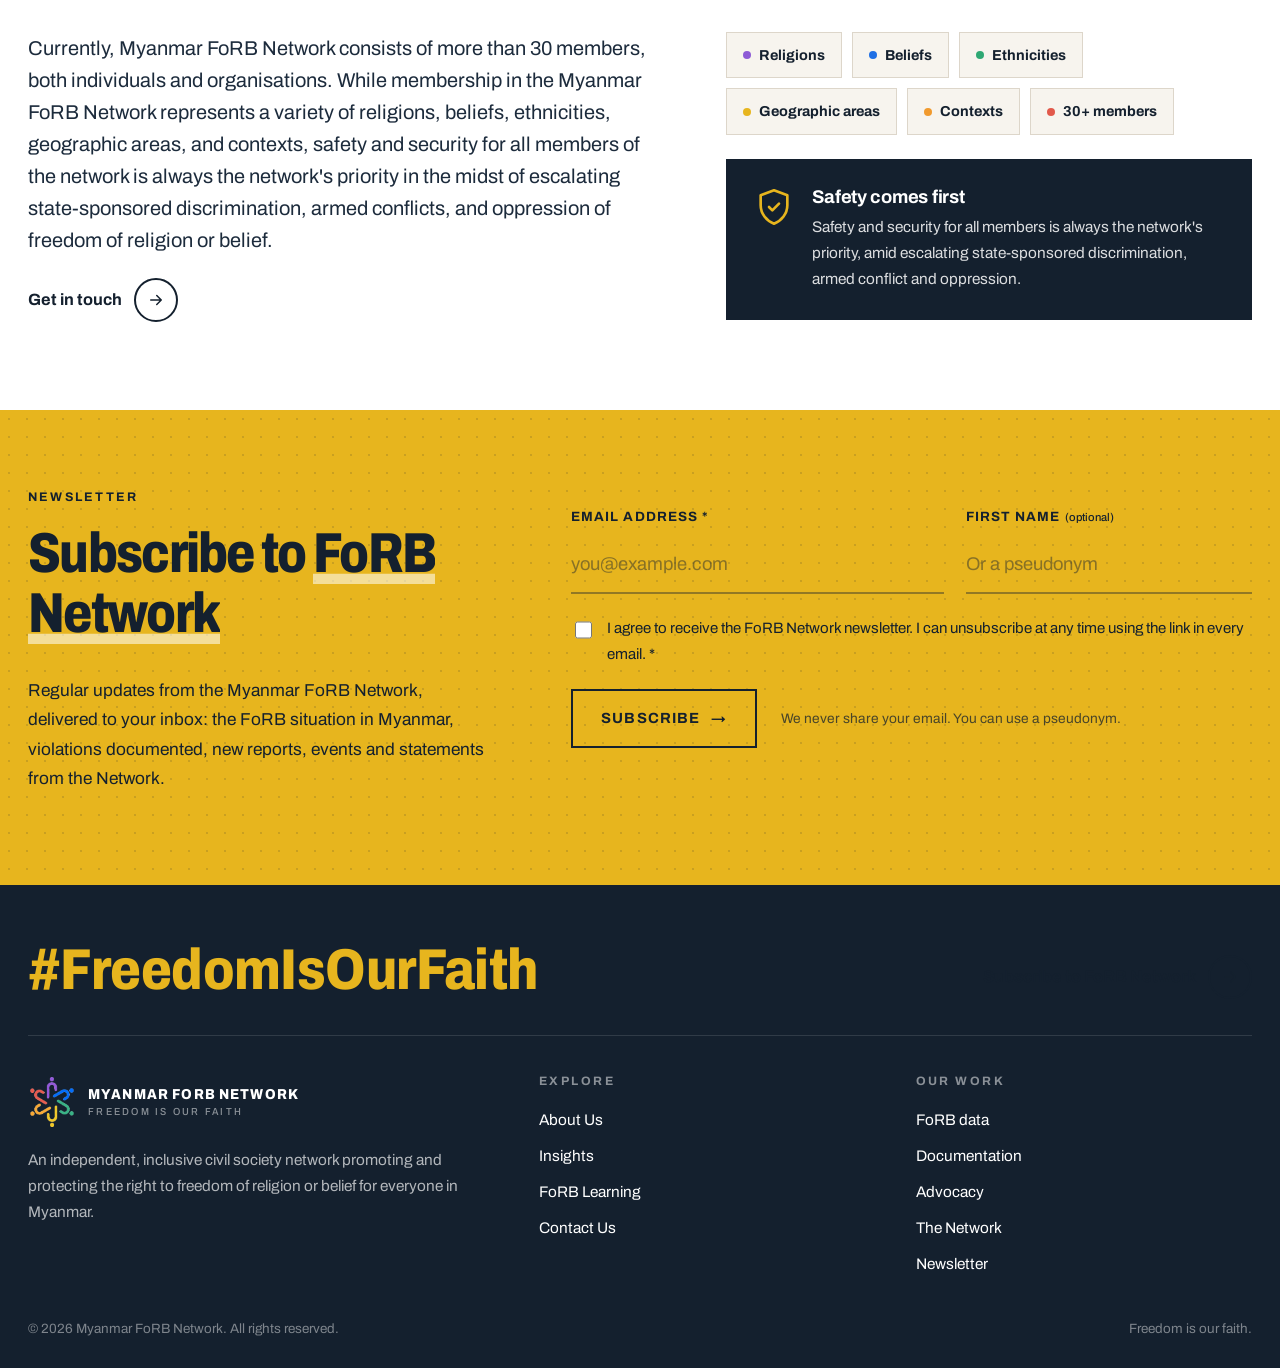
<file: docs/about.html>
<!doctype html>
<html lang="en">
<head>
  <meta charset="utf-8">
  <meta name="viewport" content="width=device-width, initial-scale=1">
  <title>About Us — Myanmar FoRB Network</title>
  <meta name="description" content="An independent, inclusive civil society network established in 2021 to promote and protect freedom of religion or belief in Myanmar.">
  <meta property="og:title" content="About Us — Myanmar FoRB Network">
  <meta property="og:description" content="An independent, inclusive civil society network established in 2021 to promote and protect freedom of religion or belief in Myanmar.">
  <meta property="og:image" content="assets/img/community-walk.jpg">
  <meta name="theme-color" content="#14202e">
  <link rel="icon" type="image/png" href="assets/img/logo-mark.png">
  <script>document.documentElement.className+=" js is-entering";setTimeout(function(){var r=document.documentElement;if(r.classList.contains("is-entering")){r.classList.remove("is-entering");r.classList.add("is-entered")}},2500);</script>
  <link rel="preconnect" href="https://fonts.googleapis.com">
  <link rel="preconnect" href="https://fonts.gstatic.com" crossorigin>
  <link href="https://fonts.googleapis.com/css2?family=Archivo:wdth,wght@62..125,400..800&family=Source+Serif+4:opsz,wght@8..60,400;8..60,600&display=swap" rel="stylesheet">
  <link rel="stylesheet" href="assets/css/styles.css?v=d6231416">
</head>
<body>
<div class="curtain" aria-hidden="true"><span></span><span></span><span></span><span></span><span></span><span></span></div>
<a class="skip-link" href="#main">Skip to content</a>
<div class="band" aria-hidden="true"></div>
<header class="site-header">
  <div class="wrap">
    <a class="brand" href="index.html" aria-label="Myanmar FoRB Network — Home">
      <img src="assets/img/logo-mark.png" alt="" width="48" height="53">
      <span class="brand-name">Myanmar FoRB Network<span class="brand-tag">FREEDOM IS OUR FAITH</span></span>
    </a>
    <nav class="nav" aria-label="Main">
      <ul>
        <li><a class="u-link u-link--fade" href="index.html">Home</a></li>
        <li><a class="u-link u-link--fade" href="about.html" aria-current="page">About Us</a></li>
        <li><a class="u-link u-link--fade" href="insights.html">Insights</a></li>
        <li><a class="u-link u-link--fade" href="learning.html">FoRB Learning</a></li>
        <li><a class="btn btn--sm" href="contact.html">Contact Us</a></li>
      </ul>
    </nav>
    <button class="burger" aria-expanded="false" aria-controls="m-menu" aria-label="Open menu"><span></span><span></span><span></span></button>
  </div>
</header>

<div class="m-menu" id="m-menu" aria-hidden="true" role="dialog" aria-label="Menu">
  <div class="m-menu__top">
    <span class="m-menu__title">Menu</span>
    <button class="m-menu__close" aria-label="Close menu"></button>
  </div>
  <nav aria-label="Mobile">
    <ul>
      <li><a href="index.html">Home</a></li>
      <li><a href="about.html" aria-current="page">About Us</a></li>
      <li><a href="insights.html">Insights</a></li>
      <li><a href="learning.html">FoRB Learning</a></li>
      <li><a href="contact.html">Contact Us</a></li>
    </ul>
  </nav>
  <div class="m-menu__foot">
    <span class="hashtag">#FreedomIsOurFaith</span>
    <img src="assets/img/logo-mark.png" alt="" width="40" height="44">
  </div>
</div>

<main id="main">

  <!-- ============ HERO: text + spinning logo ============ -->
  <section class="page-hero page-hero--logo" aria-labelledby="page-title">
    <div class="wrap page-hero__inner">
      <nav class="crumbs" aria-label="Breadcrumb" data-effect="fade"><a href="index.html">Home</a><span aria-hidden="true">/</span><span aria-current="page">About Us</span></nav>
      <span class="eyebrow" data-effect="fade">About Us</span>
      <h1 class="rise" id="page-title">Standing together for freedom of religion or belief.</h1>
      <p class="page-hero__lead" data-effect="slide-bottom" data-delay="2">An independent, inclusive civil society network established in 2021, shortly after the February 2021 military coup in Myanmar.</p>
      <div class="hero__actions" data-effect="slide-bottom" data-delay="3"><a class="btn btn--accent" href="#data">FoRB violations data</a><a class="arrow-link" href="#what-we-do">What we do <span class="ar"><svg viewBox="0 0 24 24" fill="none" stroke="currentColor" stroke-width="2" stroke-linecap="round" stroke-linejoin="round"><path d="M5 12h14M13 6l6 6-6 6"/></svg></span></a></div>
      <ul class="hero-chips stagger" data-effect="slide-bottom" data-delay="3" aria-label="At a glance">
        <li style="--c:var(--c-purple)"><span class="hero-chips__ic"><svg viewBox="0 0 24 24" fill="none" stroke="currentColor" stroke-width="1.7" stroke-linecap="round" stroke-linejoin="round" aria-hidden="true"><rect x="3" y="4" width="18" height="18" rx="2"/><path d="M16 2v4M8 2v4M3 10h18"/></svg></span><span><b>Est. 2021</b><small>After the February coup</small></span></li>
        <li style="--c:var(--c-blue)"><span class="hero-chips__ic"><svg viewBox="0 0 24 24" fill="none" stroke="currentColor" stroke-width="1.7" stroke-linecap="round" stroke-linejoin="round" aria-hidden="true"><path d="M16 21v-2a4 4 0 0 0-4-4H6a4 4 0 0 0-4 4v2"/><circle cx="9" cy="7" r="4"/><path d="M22 21v-2a4 4 0 0 0-3-3.9M16 3.1a4 4 0 0 1 0 7.8"/></svg></span><span><b>30+ members</b><small>Individuals &amp; organisations</small></span></li>
        <li style="--c:var(--c-green)"><span class="hero-chips__ic"><svg viewBox="0 0 24 24" fill="none" stroke="currentColor" stroke-width="1.7" stroke-linecap="round" stroke-linejoin="round" aria-hidden="true"><circle cx="12" cy="12" r="9"/><path d="M12 7v5l3 3"/></svg></span><span><b>5+ years</b><small>Monitoring FoRB</small></span></li>
      </ul>
      <div class="hero-logo" aria-hidden="true">
        <span class="hero-logo__glow"></span>
        <span class="hero-logo__orbit"><i></i><i></i><i></i><i></i><i></i><i></i></span>
        <div class="hero-logo__spin"><svg class="lg" viewBox="-162 -162 324 324" aria-hidden="true" focusable="false"><g class="lg-fig" style="--c:var(--c-purple);--a:-94deg;--i:0"><path fill="var(--c)" d="M8.6 -123.6 5.4 -124.1 2.6 -124.9 -3.4 -124.9 -6.2 -124.2 -9.4 -123.7 -15.9 -121.0 -20.6 -117.9 -26.8 -111.7 -29.2 -107.7 -31.6 -102.7 -32.7 -98.3 -32.9 -96.7 -33.1 -44.0 -32.9 -29.3 -32.6 -27.8 -31.8 -26.5 -29.9 -24.5 -28.2 -23.4 -25.6 -23.0 -23.6 -23.0 -21.4 -23.5 -19.5 -24.5 -18.4 -25.5 -17.5 -27.2 -16.3 -31.8 -16.1 -42.0 -16.6 -45.7 -16.1 -49.3 -16.2 -62.7 -16.1 -79.3 -16.6 -83.7 -16.1 -87.2 -16.6 -90.8 -16.0 -95.8 -15.4 -97.3 -13.5 -100.8 -10.7 -103.7 -7.4 -105.8 -4.2 -106.9 -2.8 -107.1 2.9 -107.0 6.4 -105.8 8.8 -104.5 10.6 -103.0 12.6 -100.8 14.9 -96.2 15.1 -94.5 15.1 -84.8 15.7 -81.3 15.9 -76.7 16.4 -74.3 17.4 -72.5 18.6 -71.3 20.3 -70.4 22.8 -69.4 24.6 -69.3 26.6 -70.0 29.7 -71.6 30.7 -72.7 31.6 -74.5 31.9 -76.8 31.9 -96.3 30.7 -101.5 29.3 -105.3 27.6 -108.7 25.5 -111.8 20.6 -116.9 15.2 -120.9ZM-2.4 -157.9 -4.4 -157.3 -7.6 -155.7 -9.7 -154.0 -11.5 -151.8 -12.6 -150.0 -13.7 -147.2 -13.9 -141.8 -13.4 -140.2 -11.7 -136.7 -10.4 -135.0 -8.4 -133.1 -6.1 -131.7 -2.6 -130.5 -1.2 -130.2 0.6 -130.2 4.6 -131.4 6.4 -132.3 8.7 -134.2 11.1 -136.8 11.8 -138.2 12.8 -141.2 12.9 -147.3 12.5 -148.8 11.4 -151.0 9.7 -153.6 8.4 -154.8 4.9 -156.8 0.8 -157.9Z"/></g><g class="lg-fig" style="--c:var(--c-blue);--a:-34deg;--i:1"><path fill="var(--c)" d="M111.8 -50.8 111.1 -53.2 110.7 -55.5 109.7 -58.3 107.1 -63.7 103.9 -68.5 100.2 -72.2 94.8 -75.7 90.9 -77.5 87.4 -78.7 82.2 -80.0 74.4 -79.9 68.9 -78.4 56.1 -72.0 43.1 -64.1 38.8 -61.8 30.8 -57.0 26.8 -54.9 24.1 -53.1 14.2 -47.5 9.6 -44.3 7.9 -42.6 6.3 -39.3 6.2 -35.7 6.6 -34.2 7.7 -32.2 8.8 -31.0 10.1 -30.1 11.4 -29.5 12.8 -29.2 15.9 -29.2 17.4 -29.5 21.4 -31.4 29.1 -36.1 40.2 -42.3 42.9 -44.1 59.4 -53.4 62.2 -55.2 66.2 -57.3 69.1 -59.1 73.1 -61.2 75.8 -62.1 80.2 -62.2 82.1 -62.0 85.1 -61.0 87.1 -60.1 88.7 -58.8 91.4 -56.2 92.8 -54.3 93.8 -51.5 94.0 -50.2 94.1 -44.3 93.7 -42.5 91.9 -38.0 90.8 -36.5 89.4 -35.1 85.4 -32.3 77.1 -27.5 73.3 -24.8 71.7 -22.3 70.4 -18.5 70.5 -17.5 71.5 -14.5 73.6 -12.1 75.1 -11.1 76.9 -10.4 80.6 -10.3 82.4 -10.9 88.4 -13.9 95.1 -17.9 99.1 -20.7 105.1 -26.8 108.2 -32.5 110.7 -38.0 111.9 -43.0ZM119.8 -85.8 117.9 -84.9 116.4 -83.9 113.6 -81.2 112.3 -79.5 111.4 -77.7 110.2 -74.0 110.1 -72.2 110.4 -70.5 111.5 -67.3 112.7 -65.2 114.8 -62.9 116.6 -61.4 119.8 -59.8 121.4 -59.3 126.6 -59.2 128.4 -59.5 133.1 -61.9 134.8 -63.5 135.9 -65.2 137.4 -68.2 137.8 -69.5 137.9 -74.7 137.6 -76.5 135.9 -80.0 135.0 -81.5 133.7 -82.6 129.9 -85.0 127.9 -85.8 125.4 -86.1 122.8 -86.1Z"/></g><g class="lg-fig" style="--c:var(--c-green);--a:26deg;--i:2"><path fill="var(--c)" d="M121.9 58.1 119.9 58.9 117.1 60.5 115.1 62.2 113.3 64.3 112.4 66.2 111.3 69.5 111.1 71.3 111.2 74.0 112.2 76.7 113.5 78.8 115.4 81.0 117.9 83.1 119.2 83.8 122.1 84.7 127.1 84.7 131.2 83.1 133.7 81.5 135.1 79.8 136.9 77.0 137.8 74.8 137.9 72.5 137.8 68.7 136.6 65.5 135.6 63.3 134.4 61.9 132.7 60.5 130.4 59.2 127.4 58.2 125.2 58.0ZM35.3 -13.6 33.8 -12.3 32.5 -10.8 31.6 -9.0 31.2 -7.5 31.1 -5.7 31.5 -4.2 32.4 -2.3 33.7 -0.8 35.1 0.4 38.4 2.5 88.1 31.7 91.5 35.0 93.3 37.5 94.8 40.8 95.5 44.7 95.6 46.0 94.8 50.0 93.7 52.5 92.4 54.7 90.9 56.5 89.1 58.1 84.8 60.5 83.1 60.9 79.8 61.1 74.9 60.7 68.6 57.5 59.6 51.8 57.4 51.0 54.9 51.0 52.9 51.4 50.9 52.5 49.1 54.3 47.6 56.5 47.2 58.2 47.2 60.7 47.6 62.2 48.6 63.8 51.4 66.5 64.1 74.0 67.4 75.6 74.4 77.8 84.2 77.8 89.2 76.6 92.8 75.4 95.9 73.9 100.8 70.5 105.0 66.3 107.8 62.3 109.6 58.5 111.8 52.3 112.2 44.8 111.8 37.8 109.5 31.8 106.1 25.7 99.9 19.4 95.9 16.5 80.6 7.3 61.9 -3.2 51.2 -9.9 44.1 -13.7 41.4 -14.8 39.8 -15.0 37.9 -14.8Z"/></g><g class="lg-fig" style="--c:var(--c-yellow);--a:86deg;--i:3"><path fill="var(--c)" d="M-3.2 131.2 -5.4 132.2 -7.1 133.5 -10.0 136.5 -11.3 138.7 -12.8 144.3 -11.7 149.2 -10.8 151.0 -9.8 152.5 -7.1 155.3 -5.4 156.5 -2.4 157.6 -0.6 157.9 1.9 157.9 5.4 157.5 7.2 156.7 8.6 155.7 11.4 153.0 12.7 151.3 13.7 149.2 14.8 144.8 14.9 143.7 14.6 142.3 13.5 139.2 12.3 137.0 9.7 134.2 7.6 132.3 5.6 131.4 4.1 131.0 0.4 130.9ZM29.2 23.3 25.4 22.5 21.4 23.4 20.1 24.4 18.8 25.8 17.8 27.5 17.2 29.0 17.0 92.8 16.8 94.3 15.3 98.5 12.8 102.2 11.7 103.4 8.6 105.6 6.8 106.6 1.2 107.8 -4.2 106.7 -8.4 104.7 -10.4 103.0 -12.0 101.0 -13.7 97.7 -14.9 94.0 -15.1 92.2 -15.1 76.7 -15.7 74.8 -16.9 72.7 -18.3 71.2 -19.6 70.4 -23.4 69.3 -24.4 69.3 -27.2 70.3 -28.6 71.1 -30.3 73.0 -31.5 75.2 -31.9 77.5 -31.9 95.2 -30.7 100.3 -28.7 106.2 -24.1 113.2 -20.4 117.0 -18.9 118.3 -15.8 120.4 -11.8 122.4 -8.2 123.6 -3.6 124.7 4.6 124.8 7.1 124.6 13.9 122.3 17.4 120.6 21.1 118.1 26.2 113.2 27.8 111.0 31.5 103.8 32.7 100.2 33.9 94.7 33.9 31.2 33.7 29.5 32.4 26.2 30.9 24.4Z"/></g><g class="lg-fig" style="--c:var(--c-orange);--a:146deg;--i:4"><path fill="var(--c)" d="M-125.9 59.3 -129.1 60.3 -130.6 61.2 -133.4 63.4 -135.3 66.0 -136.4 68.2 -136.8 69.7 -137.0 73.0 -136.7 76.7 -136.0 78.3 -134.0 81.3 -131.6 83.7 -129.4 85.1 -127.8 85.7 -125.1 86.0 -121.9 86.0 -118.9 85.6 -116.9 84.8 -115.2 83.6 -112.3 80.7 -111.1 78.8 -110.4 77.2 -110.1 75.8 -110.0 72.7 -110.3 68.8 -111.4 66.2 -112.9 63.7 -114.3 62.4 -117.9 60.2 -121.2 59.1 -123.9 59.0ZM-110.9 52.3 -108.8 59.2 -105.4 65.7 -103.9 67.5 -100.1 71.3 -96.1 74.2 -90.6 77.0 -84.8 78.7 -76.8 79.0 -72.1 78.7 -67.6 77.6 -64.8 76.6 -59.1 73.9 -53.6 70.4 -46.4 66.4 -25.9 54.4 -20.6 51.6 -10.8 45.7 -7.9 43.4 -6.7 42.0 -5.3 38.8 -5.2 36.5 -5.7 34.8 -6.8 32.5 -7.9 31.1 -9.1 30.1 -10.4 29.4 -11.8 29.1 -14.6 29.0 -16.2 29.3 -18.2 30.2 -31.8 38.0 -34.6 39.4 -42.0 44.1 -44.0 45.6 -51.2 49.2 -59.9 54.5 -64.1 56.6 -72.1 61.3 -77.8 62.7 -79.9 62.5 -84.5 61.7 -88.8 58.6 -90.9 56.5 -91.9 55.0 -92.8 53.0 -93.9 49.0 -94.0 44.8 -93.8 43.5 -92.3 39.3 -91.2 37.7 -89.4 35.7 -86.9 33.5 -83.4 31.2 -76.8 27.7 -73.4 25.6 -71.8 24.0 -70.5 21.7 -70.1 19.5 -70.1 16.7 -70.7 14.7 -71.7 12.9 -73.4 11.3 -75.6 10.3 -77.2 10.0 -80.1 10.1 -81.9 10.7 -90.1 15.1 -96.7 19.5 -101.7 23.4 -105.2 27.8 -107.4 31.8 -109.3 35.7 -110.7 40.2 -110.9 42.2Z"/></g><g class="lg-fig" style="--c:var(--c-red);--a:-154deg;--i:5"><path fill="var(--c)" d="M-99.1 -71.3 -104.1 -66.5 -105.7 -64.5 -108.3 -59.5 -110.4 -55.0 -111.8 -49.7 -111.9 -40.8 -110.7 -35.8 -108.9 -31.2 -105.1 -24.8 -99.8 -19.4 -95.8 -16.6 -89.6 -13.4 -71.6 -2.5 -66.9 -0.0 -49.8 10.4 -42.9 14.3 -41.1 14.8 -37.4 14.7 -35.8 14.2 -33.8 13.0 -31.6 10.7 -30.3 6.7 -30.4 5.5 -31.4 2.7 -32.6 0.9 -39.6 -3.8 -49.1 -9.1 -56.6 -13.8 -68.1 -20.2 -73.4 -23.7 -88.9 -32.8 -90.5 -34.3 -93.1 -38.2 -93.8 -40.0 -94.9 -44.5 -94.9 -46.5 -93.9 -50.2 -91.9 -54.2 -90.7 -55.8 -88.7 -57.7 -85.4 -59.8 -81.2 -61.1 -76.1 -61.0 -72.4 -59.8 -69.8 -58.5 -61.4 -53.4 -58.1 -51.7 -55.9 -51.1 -53.1 -51.1 -51.6 -51.5 -50.3 -52.4 -48.2 -54.5 -47.3 -56.0 -46.3 -58.8 -46.3 -59.8 -47.3 -63.2 -47.9 -64.3 -49.3 -65.6 -52.1 -67.5 -62.9 -73.6 -67.6 -75.7 -75.2 -77.9 -83.1 -78.0 -88.1 -76.8 -94.6 -74.2ZM-127.1 -84.8 -131.9 -82.4 -134.1 -80.5 -135.6 -78.7 -137.0 -76.0 -137.8 -74.0 -137.9 -70.7 -137.7 -68.7 -136.5 -65.5 -135.0 -63.0 -133.7 -61.4 -132.1 -60.2 -129.1 -58.7 -127.8 -58.3 -121.8 -58.2 -119.9 -58.4 -116.9 -59.7 -114.8 -61.0 -113.3 -62.5 -111.6 -65.3 -110.2 -70.5 -111.3 -76.2 -112.2 -78.2 -113.2 -79.7 -115.4 -81.9 -117.1 -83.0 -119.9 -84.4 -121.4 -84.9 -125.4 -85.0Z"/></g></svg></div>
      </div>
    </div>
    <button class="scroll-cue" type="button" aria-label="Scroll to content"><span><svg viewBox="0 0 24 24" fill="none" stroke="currentColor" stroke-width="2" stroke-linecap="round" stroke-linejoin="round" aria-hidden="true"><path d="M12 5v14M6 13l6 6 6-6"/></svg></span></button>
    <div class="page-hero__band" aria-hidden="true"></div>
  </section>

  <!-- ============ ABOUT THE NETWORK + MAP ============ -->
  <section class="section" id="network">
    <div class="wrap split split--top split--wide-left">
      <div>
        <span class="eyebrow" data-effect="fade">About Myanmar FoRB Network</span>
        <h2 class="rise">An independent, inclusive civil society network</h2>
        <div class="prose" data-effect="slide-bottom">
          <p class="lead">The Myanmar Freedom of Religion or Belief Network (Myanmar FoRB Network) is an independent, inclusive civil society network established in 2021 shortly after the February 2021 military coup in Myanmar.</p>
          <p>Bringing together advocates from diverse religious and ethnic backgrounds, including faith leaders (religious leaders) of different religions, human rights defenders, civil society actors, researchers, and journalists, Myanmar FoRB Network works to promote and protect the right to freedom of religion or belief for everyone in a situation where <strong>the civic space has been extremely shrinking</strong>, with high risk for human rights defenders and FoRB advocates.</p>
        </div>
        <h3 class="who-title" data-effect="fade">Who we bring together</h3>
        <ul class="who-grid stagger" data-effect="slide-bottom">
          <li style="--c:var(--c-purple)"><span class="who-grid__ic"><svg viewBox="0 0 24 24" fill="none" stroke="currentColor" stroke-width="1.6" stroke-linecap="round" stroke-linejoin="round" aria-hidden="true"><path d="M12 2c1.5 2 2 3.2 2 4.2a2 2 0 1 1-4 0C10 5.2 10.5 4 12 2Z"/><rect x="9" y="10" width="6" height="11" rx="1"/><path d="M6 21h12"/></svg></span>Faith leaders of different religions</li>
          <li style="--c:var(--c-blue)"><span class="who-grid__ic"><svg viewBox="0 0 24 24" fill="none" stroke="currentColor" stroke-width="1.6" stroke-linecap="round" stroke-linejoin="round" aria-hidden="true"><path d="M12 2 4 5v6c0 5 3.4 9.3 8 11 4.6-1.7 8-6 8-11V5z"/><path d="m9 12 2 2 4-4"/></svg></span>Human rights defenders</li>
          <li style="--c:var(--c-green)"><span class="who-grid__ic"><svg viewBox="0 0 24 24" fill="none" stroke="currentColor" stroke-width="1.6" stroke-linecap="round" stroke-linejoin="round" aria-hidden="true"><path d="M16 21v-2a4 4 0 0 0-4-4H6a4 4 0 0 0-4 4v2"/><circle cx="9" cy="7" r="4"/><path d="M22 21v-2a4 4 0 0 0-3-3.9M16 3.1a4 4 0 0 1 0 7.8"/></svg></span>Civil society actors</li>
          <li style="--c:var(--c-orange)"><span class="who-grid__ic"><svg viewBox="0 0 24 24" fill="none" stroke="currentColor" stroke-width="1.6" stroke-linecap="round" stroke-linejoin="round" aria-hidden="true"><circle cx="11" cy="11" r="7"/><path d="m21 21-5-5"/></svg></span>Researchers</li>
          <li style="--c:var(--c-red)"><span class="who-grid__ic"><svg viewBox="0 0 24 24" fill="none" stroke="currentColor" stroke-width="1.6" stroke-linecap="round" stroke-linejoin="round" aria-hidden="true"><path d="M12 20h9"/><path d="M16.5 3.5a2.1 2.1 0 0 1 3 3L7 19l-4 1 1-4z"/></svg></span>Journalists</li>
          <li style="--c:var(--c-yellow)"><span class="who-grid__ic"><svg viewBox="0 0 24 24" fill="none" stroke="currentColor" stroke-width="1.6" stroke-linecap="round" stroke-linejoin="round" aria-hidden="true"><circle cx="12" cy="12" r="9"/><path d="M3 12h18M12 3a14 14 0 0 1 0 18M12 3a14 14 0 0 0 0 18"/></svg></span>Diverse religious &amp; ethnic backgrounds</li>
        </ul>
      </div>
      <figure class="mm-frame" data-effect="fade">
        <svg class="mm-map" viewBox="0 0 448 634" role="img" aria-labelledby="mm-map-t">
          <title id="mm-map-t">Map of Myanmar (Burma) and its states and regions, bordered by India, Bangladesh, China, Laos and Thailand</title>
          <defs><clipPath id="mm-clip"><rect width="448" height="634" rx="14"/></clipPath></defs>
          <g clip-path="url(#mm-clip)">
            <rect class="mm-sea-bg" width="448" height="634"/>
            <g class="mm-land"><path d="M-618.3 164.6 L-611.8 161.6 L-601.4 161.1 L-601.3 151.5 L-599.7 150.0 L-598.2 151.6 L-596.0 150.6 L-576.1 151.3 L-571.4 154.5 L-568.7 154.7 L-562.1 153.9 L-559.8 150.8 L-548.0 146.8 L-546.2 146.6 L-545.2 151.1 L-541.1 152.4 L-538.4 151.6 L-536.0 149.0 L-531.2 147.2 L-531.1 146.2 L-533.3 144.4 L-533.4 141.7 L-533.2 140.2 L-531.1 138.0 L-536.2 126.0 L-543.0 114.5 L-543.2 106.7 L-545.5 105.4 L-549.2 106.2 L-554.8 105.4 L-559.7 98.9 L-560.4 93.7 L-558.8 89.1 L-558.3 79.8 L-561.0 77.5 L-570.8 75.9 L-577.7 72.2 L-578.8 70.3 L-576.8 60.1 L-565.9 48.8 L-558.4 36.8 L-550.6 31.2 L-548.0 31.3 L-543.7 34.0 L-541.8 39.4 L-538.6 41.3 L-526.9 37.4 L-516.1 36.2 L-506.2 33.2 L-503.8 26.3 L-498.4 20.9 L-491.9 7.9 L-474.9 -0.9 L-465.0 -17.6 L-460.5 -29.9 L-447.5 -35.0 L-443.8 -39.1 L-445.3 -43.3 L-444.8 -45.9 L-441.5 -48.6 L-431.5 -60.6 L-422.6 -65.1 L-423.3 -67.6 L-425.4 -68.2 L-426.1 -69.9 L-423.8 -78.9 L-426.3 -86.8 L-424.9 -90.2 L-419.4 -94.4 L-403.8 -100.5 L-401.7 -102.9 L-401.4 -104.9 L-404.4 -107.9 L-411.9 -110.8 L-417.9 -110.6 L-421.0 -111.8 L-422.3 -115.4 L-421.7 -120.2 L-431.0 -120.6 L-432.5 -121.9 L-431.8 -123.5 L-432.6 -127.7 L-437.9 -130.4 L-441.6 -134.1 L-441.9 -135.8 L-438.2 -140.3 L-437.2 -144.2 L-441.6 -148.2 L-442.5 -151.1 L-441.7 -153.2 L-435.2 -156.4 L-434.2 -158.3 L-434.3 -159.7 L-443.3 -160.6 L-444.6 -162.4 L-442.4 -166.1 L-442.6 -167.6 L-444.0 -169.2 L-447.5 -170.4 L-448.0 -172.1 L-442.9 -180.9 L-432.7 -184.5 L-412.9 -180.7 L-405.8 -180.4 L-397.8 -177.2 L-390.0 -176.1 L-380.0 -181.4 L-376.0 -181.4 L-367.4 -184.2 L-363.2 -183.5 L-360.2 -185.2 L-357.5 -188.8 L-350.9 -191.7 L-349.5 -195.5 L-326.8 -207.9 L-323.9 -206.4 L-319.4 -207.4 L-320.4 -200.0 L-310.8 -179.4 L-300.4 -176.6 L-292.4 -171.3 L-291.4 -169.7 L-291.4 -167.3 L-297.9 -162.8 L-298.7 -160.4 L-297.0 -153.9 L-296.5 -144.0 L-287.1 -135.2 L-286.4 -133.5 L-287.4 -129.7 L-284.3 -126.3 L-283.4 -118.5 L-283.8 -112.0 L-286.6 -111.2 L-288.4 -108.4 L-292.9 -107.5 L-297.4 -111.0 L-299.5 -115.1 L-308.2 -113.8 L-308.9 -112.6 L-305.7 -102.9 L-298.5 -94.7 L-299.7 -87.7 L-296.4 -83.8 L-298.7 -79.1 L-297.8 -78.0 L-298.2 -74.4 L-296.8 -73.4 L-291.3 -74.5 L-290.1 -77.3 L-287.2 -76.9 L-280.2 -67.4 L-275.5 -63.8 L-273.4 -62.4 L-266.4 -63.0 L-257.7 -57.0 L-255.7 -57.3 L-254.3 -56.3 L-254.4 -50.2 L-241.8 -46.4 L-230.4 -39.6 L-229.6 -37.3 L-232.7 -37.5 L-234.5 -36.5 L-243.6 -28.8 L-248.0 -23.4 L-252.5 -13.5 L-253.2 -6.2 L-256.3 -3.2 L-258.6 4.2 L-258.1 5.4 L-247.5 12.4 L-245.7 12.6 L-244.5 10.7 L-242.4 11.2 L-224.8 21.3 L-220.5 26.4 L-204.2 36.3 L-200.1 34.8 L-198.6 35.2 L-186.0 42.5 L-179.2 42.5 L-177.5 47.4 L-160.7 52.1 L-155.9 49.1 L-144.4 51.9 L-142.3 50.1 L-136.4 48.3 L-120.7 54.4 L-118.4 62.7 L-108.3 67.9 L-105.1 68.4 L-103.1 71.5 L-100.1 72.3 L-91.7 69.1 L-89.3 69.5 L-87.7 71.0 L-86.6 75.5 L-84.9 76.7 L-78.4 75.2 L-67.6 77.6 L-57.4 82.1 L-47.9 78.2 L-45.7 82.1 L-39.7 84.5 L-35.9 82.5 L-29.2 83.2 L-22.7 82.0 L-18.3 83.8 L-16.5 82.2 L-13.3 72.8 L-14.8 66.3 L-18.6 59.7 L-17.4 50.9 L-13.7 40.0 L-13.6 37.0 L-15.2 35.1 L-13.9 33.6 L-5.3 31.6 L-0.7 29.0 L6.2 31.8 L7.5 36.2 L4.5 47.3 L5.0 50.2 L8.8 53.9 L4.2 58.4 L7.1 61.9 L7.8 65.2 L16.6 69.9 L22.2 68.8 L29.8 71.1 L30.6 73.0 L35.2 73.5 L46.1 71.9 L48.6 68.9 L52.8 67.5 L59.3 70.5 L64.7 71.3 L81.3 70.7 L85.5 68.3 L88.3 70.2 L92.9 70.3 L98.1 68.7 L102.8 68.6 L105.1 66.7 L102.6 60.8 L105.4 54.7 L102.6 49.6 L95.1 49.8 L90.6 46.2 L90.1 44.4 L91.7 39.7 L102.2 40.6 L105.9 38.2 L110.5 37.1 L115.4 37.6 L119.4 35.9 L123.7 32.4 L122.3 30.0 L124.1 27.3 L134.2 21.5 L136.7 19.1 L139.4 13.1 L140.8 11.9 L153.2 9.9 L156.1 8.6 L162.6 4.5 L163.9 1.3 L166.8 0.8 L172.3 -4.6 L182.2 -10.0 L185.6 -8.1 L186.7 -5.6 L193.6 -4.8 L205.4 -1.2 L209.3 -4.8 L209.2 -6.6 L225.0 -14.3 L227.8 -12.2 L231.0 -7.9 L234.7 -8.0 L234.2 -6.7 L227.6 -2.6 L228.0 2.5 L228.8 2.9 L234.4 -0.9 L237.1 -1.6 L241.5 7.6 L235.9 12.6 L232.4 18.8 L235.7 20.2 L236.8 19.0 L242.1 17.3 L247.4 20.3 L253.6 21.2 L256.4 20.2 L263.9 25.0 L263.3 29.2 L264.6 32.6 L263.4 35.0 L261.0 35.5 L253.0 41.7 L250.4 45.2 L251.2 49.9 L257.3 58.8 L257.2 60.3 L255.3 60.7 L252.7 59.7 L250.5 58.3 L248.0 54.5 L244.0 53.1 L225.8 57.1 L221.0 62.5 L219.0 63.6 L207.7 71.8 L197.5 76.9 L195.5 80.8 L195.7 89.9 L197.6 94.7 L194.1 98.8 L193.4 103.3 L192.0 105.6 L187.2 111.4 L183.6 113.3 L180.9 117.8 L180.1 121.1 L183.8 123.6 L184.8 126.4 L181.1 135.4 L172.3 149.7 L167.2 164.0 L165.6 164.1 L153.8 159.8 L148.1 160.9 L143.9 157.6 L143.0 157.9 L142.4 159.3 L145.7 170.2 L144.2 187.8 L142.4 191.0 L138.1 191.0 L138.0 194.9 L135.5 201.0 L138.0 212.5 L137.7 216.6 L134.4 218.1 L132.1 223.9 L130.4 224.4 L124.7 219.8 L123.7 219.8 L121.9 223.6 L120.3 224.7 L117.7 202.1 L113.8 194.3 L113.0 181.6 L110.3 170.1 L108.5 170.4 L107.5 168.9 L104.2 170.3 L100.7 170.0 L101.0 175.8 L96.5 180.4 L95.4 182.8 L96.0 188.6 L95.3 190.3 L91.4 192.6 L88.1 190.9 L85.8 185.6 L83.8 185.7 L83.8 189.6 L82.2 188.7 L80.3 180.0 L77.6 173.4 L77.5 170.9 L79.6 162.5 L82.8 159.4 L83.7 157.0 L88.5 157.1 L94.6 153.4 L98.2 154.4 L99.1 153.8 L101.4 148.6 L104.8 148.0 L106.0 146.9 L109.7 135.3 L109.8 131.8 L116.3 132.8 L117.6 131.1 L117.0 129.8 L109.1 124.5 L104.4 122.6 L87.1 123.5 L81.5 122.3 L55.7 123.0 L37.3 118.6 L36.2 116.0 L37.1 110.1 L36.3 101.1 L37.0 97.9 L32.4 89.2 L29.8 90.0 L30.0 93.7 L28.7 95.8 L26.2 96.5 L23.3 95.8 L17.7 92.6 L15.4 89.5 L14.1 83.9 L12.7 82.9 L10.6 82.8 L9.8 84.0 L11.5 86.8 L11.2 88.0 L6.9 87.9 L2.5 86.7 L2.4 84.7 L0.6 82.2 L-5.5 77.7 L-7.0 77.9 L-7.5 80.6 L-4.9 82.0 L-4.8 84.2 L-13.6 93.2 L-15.6 99.6 L-13.7 102.0 L-10.5 102.7 L-7.2 105.7 L-3.0 110.8 L-0.2 112.2 L5.1 112.3 L6.7 116.3 L10.4 118.7 L10.6 119.7 L8.8 121.8 L6.6 122.4 L-4.3 122.0 L-6.9 129.2 L-8.7 131.8 L-13.6 130.7 L-17.4 139.9 L-13.8 144.5 L-11.3 145.3 L-9.5 144.6 L-6.1 147.5 L1.3 149.6 L3.7 151.2 L3.0 159.9 L-1.0 170.4 L0.5 173.7 L4.3 178.0 L3.1 182.6 L3.8 183.8 L9.9 186.0 L7.6 190.7 L9.7 203.8 L13.6 215.2 L12.9 226.0 L10.6 226.0 L12.7 229.3 L13.7 235.1 L9.3 235.1 L7.8 232.2 L7.1 234.8 L4.4 237.3 L2.9 234.8 L2.8 232.5 L4.2 223.8 L3.3 222.2 L1.8 221.9 L1.3 220.1 L-1.0 229.4 L-0.0 233.2 L-0.5 234.9 L-4.7 236.3 L-9.5 231.7 L-10.5 236.1 L-14.5 235.7 L-16.4 233.8 L-12.2 219.5 L-18.3 215.5 L-19.9 212.0 L-19.3 215.8 L-13.3 220.1 L-19.7 229.6 L-27.9 235.1 L-45.4 240.0 L-52.7 248.4 L-53.2 252.6 L-50.2 264.2 L-49.2 265.6 L-55.6 274.6 L-56.0 278.0 L-63.6 282.5 L-67.3 287.8 L-71.2 286.3 L-69.2 288.4 L-70.2 290.6 L-72.1 291.3 L-91.5 297.8 L-93.9 297.7 L-92.0 295.9 L-92.1 292.3 L-93.7 291.6 L-95.0 291.3 L-101.4 295.8 L-104.0 300.1 L-103.5 301.0 L-97.7 298.3 L-95.7 299.0 L-95.6 300.0 L-102.1 303.7 L-115.9 316.0 L-118.3 321.1 L-136.0 342.6 L-149.6 349.8 L-163.4 364.5 L-170.1 369.2 L-181.7 375.2 L-188.8 380.9 L-191.2 386.0 L-188.8 390.9 L-191.9 398.1 L-206.9 405.5 L-217.8 404.3 L-221.3 405.2 L-226.0 417.2 L-229.0 419.8 L-230.6 423.7 L-235.2 423.5 L-236.6 420.2 L-240.6 419.4 L-248.6 422.6 L-251.3 425.3 L-257.1 437.6 L-258.6 445.6 L-254.8 464.7 L-255.1 468.8 L-256.8 473.2 L-250.9 496.5 L-255.5 489.2 L-258.3 492.6 L-256.7 495.1 L-251.4 498.0 L-249.8 500.4 L-253.3 521.9 L-255.9 529.5 L-260.8 536.5 L-264.5 544.4 L-267.6 557.6 L-266.5 561.7 L-269.5 566.0 L-266.3 565.2 L-264.8 569.7 L-265.1 597.7 L-270.3 598.4 L-274.4 597.5 L-278.6 598.2 L-280.9 599.8 L-282.8 602.4 L-282.7 606.9 L-292.3 621.9 L-292.9 625.5 L-289.9 629.3 L-282.1 630.9 L-278.0 633.8 L-284.0 631.8 L-291.1 631.4 L-308.0 636.6 L-314.9 643.5 L-316.9 655.6 L-318.9 659.7 L-327.7 665.9 L-333.2 667.8 L-335.3 669.5 L-341.9 667.3 L-349.0 661.9 L-364.5 643.1 L-367.0 634.9 L-369.0 632.4 L-371.4 625.5 L-373.9 610.3 L-370.9 613.5 L-369.9 622.7 L-367.4 622.8 L-370.7 610.5 L-374.5 607.2 L-375.3 605.2 L-375.1 601.6 L-383.6 582.9 L-389.6 564.4 L-395.6 553.5 L-405.5 542.2 L-413.1 525.9 L-418.4 509.5 L-421.4 490.6 L-426.7 478.5 L-430.2 464.2 L-443.3 445.6 L-445.2 438.2 L-447.8 435.3 L-443.8 435.3 L-448.7 429.7 L-446.8 426.9 L-449.8 427.0 L-451.4 425.3 L-453.6 420.1 L-457.6 414.3 L-461.8 401.3 L-464.8 377.6 L-467.5 367.1 L-467.3 364.1 L-472.2 348.9 L-474.5 333.6 L-475.8 331.4 L-475.1 327.1 L-471.8 319.3 L-472.8 315.1 L-475.0 319.5 L-477.0 320.8 L-478.0 317.5 L-477.7 310.4 L-472.4 311.1 L-478.4 308.4 L-479.4 305.6 L-478.1 303.4 L-480.3 301.5 L-482.1 293.4 L-480.8 285.5 L-475.6 270.0 L-475.2 266.5 L-477.6 252.2 L-481.3 250.3 L-483.4 244.1 L-480.0 240.9 L-483.7 241.2 L-477.7 236.2 L-468.6 232.0 L-476.9 234.0 L-485.8 233.7 L-484.3 227.9 L-481.1 224.9 L-486.5 224.8 L-485.5 218.9 L-477.8 216.5 L-484.4 215.1 L-488.5 216.1 L-496.7 215.4 L-493.0 217.9 L-494.0 221.1 L-494.9 223.1 L-499.4 226.6 L-501.1 229.7 L-497.1 231.2 L-495.9 232.7 L-494.5 234.8 L-494.6 239.0 L-501.8 251.0 L-520.5 260.2 L-531.8 264.4 L-536.2 265.1 L-541.0 264.3 L-548.1 261.1 L-561.7 250.3 L-570.4 239.8 L-587.2 224.3 L-592.8 217.7 L-593.9 214.7 L-593.5 211.7 L-591.5 210.0 L-589.1 210.7 L-584.7 214.9 L-576.4 210.9 L-573.2 211.1 L-571.0 209.1 L-568.2 209.5 L-562.6 206.5 L-557.4 205.7 L-549.4 193.0 L-547.2 191.9 L-548.0 189.1 L-549.6 189.5 L-552.5 193.9 L-555.2 192.9 L-559.2 193.7 L-567.3 196.6 L-570.7 199.2 L-572.9 199.7 L-585.9 196.8 L-598.6 190.3 L-603.9 185.9 L-610.7 173.7 L-609.6 171.9 L-599.8 164.7 L-608.3 168.1 L-612.9 172.3 L-616.2 172.9 L-618.3 164.6Z"/><path d="M160.1 709.4 L158.2 712.0 L154.6 704.0 L153.0 703.5 L153.0 699.6 L153.8 698.1 L158.0 696.4 L159.1 697.4 L161.3 704.8 L160.1 709.4Z"/><path d="M155.3 692.6 L152.4 695.6 L151.2 693.8 L151.7 692.5 L154.1 690.9 L155.3 692.6Z"/><path d="M137.4 664.0 L138.3 665.2 L136.6 665.0 L135.1 663.2 L136.1 660.8 L137.4 664.0Z"/><path d="M146.5 675.9 L144.2 676.0 L142.5 673.2 L143.2 671.8 L144.5 671.4 L146.3 673.7 L146.5 675.9Z"/><path d="M149.4 670.2 L147.6 671.2 L147.1 668.5 L146.9 666.5 L148.1 664.8 L149.2 665.2 L148.6 666.9 L149.4 670.2Z"/><path d="M126.7 635.6 L125.4 635.8 L124.6 634.7 L125.2 632.6 L126.6 632.3 L127.4 634.5 L126.7 635.6Z"/><path d="M118.1 590.2 L117.2 591.3 L114.1 590.5 L114.1 582.6 L118.3 579.3 L120.2 585.5 L118.1 590.2Z"/><path d="M123.8 563.8 L122.4 564.4 L120.9 563.6 L122.1 562.3 L122.2 559.7 L123.8 561.2 L123.8 563.8Z"/><path d="M124.7 558.8 L124.1 559.6 L123.1 558.8 L119.0 548.1 L121.3 545.6 L123.3 537.8 L126.7 536.8 L126.4 534.3 L124.6 532.6 L124.7 526.7 L125.8 522.6 L125.3 519.1 L127.3 515.9 L128.8 500.5 L130.8 496.5 L135.0 494.5 L135.4 499.2 L133.6 501.2 L135.4 503.9 L133.3 509.1 L131.7 510.0 L129.7 513.8 L132.1 516.8 L132.8 526.8 L131.1 529.5 L129.0 530.0 L129.5 536.7 L125.5 544.2 L127.0 548.0 L124.7 558.8Z"/><path d="M133.7 542.8 L135.0 547.2 L131.8 543.9 L133.7 542.8Z"/><path d="M124.6 516.3 L123.6 518.4 L123.9 513.4 L125.0 513.6 L124.6 516.3Z"/><path d="M13.7 221.0 L13.6 215.2 L9.7 203.8 L7.6 190.7 L9.9 186.0 L3.8 183.8 L3.1 182.6 L4.3 178.0 L0.5 173.7 L-1.0 170.4 L3.0 159.9 L3.7 151.2 L1.3 149.6 L-6.1 147.5 L-9.5 144.6 L-11.3 145.3 L-13.8 144.5 L-17.4 139.9 L-13.6 130.7 L-8.7 131.8 L-6.9 129.2 L-4.3 122.0 L6.6 122.4 L8.8 121.8 L10.6 119.7 L10.4 118.7 L6.7 116.3 L5.1 112.3 L-0.2 112.2 L-3.0 110.8 L-7.2 105.7 L-10.5 102.7 L-13.7 102.0 L-15.6 99.6 L-13.6 93.2 L-4.8 84.2 L-4.9 82.0 L-7.5 80.6 L-7.0 77.9 L-5.5 77.7 L0.6 82.2 L2.4 84.7 L2.5 86.7 L6.9 87.9 L11.2 88.0 L11.5 86.8 L9.8 84.0 L10.6 82.8 L12.7 82.9 L14.1 83.9 L15.4 89.5 L17.7 92.6 L23.3 95.8 L26.2 96.5 L28.7 95.8 L30.0 93.7 L29.8 90.0 L32.4 89.2 L37.0 97.9 L36.3 101.1 L37.1 110.1 L36.2 116.0 L37.3 118.6 L55.7 123.0 L81.5 122.3 L87.1 123.5 L104.4 122.6 L109.1 124.5 L117.0 129.8 L117.6 131.1 L116.3 132.8 L109.8 131.8 L109.7 135.3 L105.4 147.6 L101.4 148.6 L98.2 154.4 L94.6 153.4 L88.5 157.1 L83.7 157.0 L82.8 159.4 L79.6 162.5 L78.4 167.6 L77.6 173.4 L80.3 180.0 L82.2 188.7 L83.8 189.6 L83.8 185.7 L85.8 185.6 L88.1 190.9 L91.4 192.6 L95.3 190.3 L96.0 188.6 L95.4 182.8 L96.5 180.4 L101.0 175.8 L100.7 170.0 L104.2 170.3 L107.5 168.9 L108.5 170.4 L110.3 170.1 L113.0 181.6 L113.8 194.3 L117.7 202.1 L120.5 225.9 L120.8 241.0 L122.0 246.2 L120.1 247.6 L119.2 245.8 L112.9 241.9 L109.2 244.5 L108.3 246.6 L108.7 249.5 L109.4 252.4 L110.9 254.0 L112.7 262.7 L104.6 250.4 L103.1 234.1 L100.2 227.7 L97.6 216.7 L98.7 212.8 L96.7 214.5 L93.6 207.8 L88.6 201.4 L87.2 198.5 L87.1 195.7 L79.2 203.4 L71.0 204.9 L67.4 200.9 L62.2 191.2 L61.5 189.0 L62.2 183.3 L60.6 173.1 L59.4 174.8 L59.2 178.5 L50.5 177.4 L54.2 180.3 L58.2 180.9 L60.2 183.5 L60.4 187.7 L56.5 190.3 L56.8 192.4 L59.1 195.0 L56.3 195.8 L55.5 199.9 L57.4 203.7 L57.1 205.2 L61.0 212.4 L60.2 215.7 L53.1 222.5 L49.3 229.4 L47.2 229.9 L44.5 227.6 L45.0 223.4 L48.7 219.0 L41.0 223.3 L39.9 220.3 L39.1 214.1 L41.9 209.1 L38.8 211.6 L37.9 221.1 L36.7 224.5 L29.3 231.4 L26.7 215.2 L27.2 226.7 L22.8 232.9 L19.2 232.9 L14.9 228.1 L13.7 221.0Z"/><path d="M77.2 218.4 L74.0 220.6 L75.0 207.4 L77.4 212.3 L78.0 214.9 L77.2 218.4Z"/><path d="M89.5 211.8 L88.1 212.7 L86.7 211.9 L85.1 208.8 L86.4 204.3 L89.5 211.8Z"/><path d="M65.9 221.1 L60.6 222.3 L57.9 221.9 L62.9 213.5 L62.0 206.7 L59.5 204.2 L57.6 197.3 L60.4 196.4 L62.7 198.0 L64.7 203.6 L68.6 208.5 L67.5 218.9 L65.9 221.1Z"/><path d="M99.1 229.4 L98.0 232.0 L97.4 230.1 L98.4 226.3 L99.3 227.7 L99.1 229.4Z"/><path d="M101.3 239.7 L99.5 239.9 L98.6 238.9 L98.5 233.3 L100.1 232.9 L101.3 234.2 L101.3 239.7Z"/><path d="M61.8 193.2 L62.3 194.6 L59.4 192.8 L58.6 191.5 L59.9 190.9 L61.8 193.2Z"/><path d="M586.2 239.7 L579.7 235.0 L576.1 236.4 L571.0 236.9 L569.8 235.4 L567.3 236.5 L565.0 233.3 L562.1 233.1 L558.6 230.6 L555.8 226.4 L548.5 224.0 L546.5 224.7 L546.3 216.3 L545.7 214.8 L543.2 213.1 L543.1 208.0 L544.1 205.7 L547.7 203.6 L550.1 199.1 L542.9 194.9 L534.9 196.6 L531.0 193.0 L526.5 192.8 L525.3 194.0 L521.7 194.5 L517.1 191.0 L512.8 189.7 L509.5 184.5 L504.5 181.0 L492.1 187.6 L491.0 188.8 L490.0 194.8 L486.7 197.7 L481.9 198.3 L477.2 201.5 L475.0 201.2 L472.4 198.1 L470.3 198.4 L467.6 199.9 L465.7 205.2 L464.2 206.7 L454.5 199.0 L450.6 205.2 L446.5 199.8 L444.8 199.5 L439.9 205.0 L439.8 206.6 L435.1 209.7 L430.6 205.2 L419.7 200.0 L417.7 201.3 L412.6 209.1 L409.3 211.9 L406.2 209.9 L403.8 209.9 L400.7 211.6 L398.2 208.3 L396.6 208.4 L395.5 209.2 L393.9 213.5 L391.1 215.9 L393.4 224.3 L397.5 229.6 L397.1 245.9 L399.4 248.4 L397.2 251.0 L391.6 248.5 L382.7 249.7 L381.6 247.1 L381.8 245.0 L380.5 243.0 L381.1 239.3 L379.4 237.8 L379.1 232.5 L377.6 231.8 L370.2 235.0 L365.4 239.8 L363.2 240.9 L361.0 241.3 L355.5 240.0 L351.4 241.2 L349.4 240.6 L347.6 238.1 L347.8 234.9 L344.3 233.5 L343.1 231.7 L343.3 224.4 L342.4 223.1 L332.6 221.1 L321.7 220.5 L319.9 219.1 L322.0 212.1 L324.9 208.1 L324.9 202.0 L326.3 197.6 L330.0 193.3 L328.7 190.5 L327.3 189.8 L310.5 185.9 L311.1 179.8 L308.6 175.3 L309.6 172.0 L308.2 168.4 L305.0 165.1 L304.9 163.0 L309.7 156.1 L302.1 157.8 L299.5 156.3 L290.8 156.5 L284.9 157.9 L274.9 163.3 L271.2 162.8 L271.3 160.4 L275.1 155.8 L275.6 152.7 L274.3 147.8 L270.2 144.3 L270.2 139.8 L271.8 135.2 L276.5 132.2 L275.8 126.9 L279.0 119.9 L281.9 120.4 L284.7 118.6 L287.4 114.7 L288.7 109.7 L289.6 109.0 L293.4 109.8 L294.5 109.2 L298.5 102.8 L303.3 101.5 L304.3 100.4 L304.2 98.6 L301.5 93.7 L301.7 92.4 L304.5 91.5 L305.2 89.9 L304.7 86.4 L306.8 73.7 L304.1 45.7 L298.1 43.0 L296.8 43.5 L295.0 46.8 L293.5 46.4 L288.4 33.0 L287.4 27.4 L281.0 20.6 L277.4 20.6 L274.1 16.0 L270.4 15.7 L263.9 25.0 L256.4 20.2 L253.6 21.2 L247.4 20.3 L242.1 17.3 L236.8 19.0 L235.7 20.2 L232.4 18.8 L235.9 12.6 L241.5 7.6 L237.1 -1.6 L234.4 -0.9 L228.8 2.9 L228.0 2.5 L227.6 -2.6 L234.2 -6.7 L234.7 -8.0 L231.0 -7.9 L227.8 -12.2 L225.0 -14.3 L209.2 -6.6 L209.3 -4.8 L205.4 -1.2 L193.6 -4.8 L186.7 -5.6 L185.6 -8.1 L182.2 -10.0 L172.3 -4.6 L166.8 0.8 L163.9 1.3 L162.6 4.5 L156.1 8.6 L153.2 9.9 L140.8 11.9 L139.4 13.1 L136.7 19.1 L122.6 29.0 L122.3 30.0 L123.7 31.2 L123.0 33.6 L115.4 37.6 L110.5 37.1 L105.9 38.2 L102.2 40.6 L91.7 39.7 L92.0 34.5 L80.9 29.5 L73.2 33.0 L64.0 29.7 L53.0 29.4 L52.9 24.2 L45.5 22.3 L39.3 22.6 L34.8 26.0 L26.6 30.1 L17.0 41.2 L15.2 45.0 L10.5 49.2 L8.8 53.9 L5.0 50.2 L4.5 47.3 L7.5 36.2 L6.2 31.8 L0.6 29.1 L-5.3 31.6 L-13.9 33.6 L-14.9 34.1 L-14.8 36.1 L-22.4 35.6 L-29.6 37.9 L-44.1 37.2 L-47.8 34.3 L-56.0 31.3 L-57.8 29.0 L-60.1 28.7 L-61.9 29.3 L-63.0 33.2 L-66.3 34.3 L-72.1 31.3 L-74.5 28.3 L-76.3 29.3 L-76.7 34.1 L-78.8 34.9 L-80.1 34.3 L-83.5 27.7 L-88.4 23.1 L-96.5 23.2 L-105.2 21.9 L-106.2 20.1 L-104.1 13.0 L-106.8 12.5 L-115.1 14.1 L-132.3 2.8 L-136.1 -7.0 L-141.1 -8.9 L-149.1 -6.0 L-151.8 -5.9 L-164.7 -19.6 L-169.0 -19.8 L-173.8 -21.9 L-185.0 -30.1 L-193.0 -34.0 L-194.9 -35.7 L-198.4 -42.5 L-210.5 -44.4 L-217.3 -42.8 L-222.2 -35.0 L-224.6 -33.3 L-226.6 -33.2 L-230.4 -39.6 L-239.6 -45.3 L-254.4 -50.2 L-254.3 -56.3 L-255.7 -57.3 L-257.7 -57.0 L-266.4 -63.0 L-273.4 -62.4 L-278.7 -66.1 L-287.2 -76.9 L-289.1 -77.6 L-290.1 -77.3 L-291.3 -74.5 L-297.8 -73.7 L-297.8 -78.0 L-298.7 -79.1 L-296.4 -83.8 L-299.7 -87.7 L-298.5 -94.7 L-305.7 -102.9 L-308.9 -112.6 L-308.2 -113.8 L-299.5 -115.1 L-297.4 -111.0 L-292.9 -107.5 L-288.4 -108.4 L-286.6 -111.2 L-283.8 -112.0 L-283.4 -118.5 L-284.3 -126.3 L-287.4 -129.7 L-286.4 -133.5 L-287.1 -135.2 L-296.5 -144.0 L-297.0 -153.9 L-298.7 -160.4 L-297.9 -162.8 L-291.4 -167.3 L-291.4 -169.7 L-292.4 -171.3 L-300.4 -176.6 L-310.8 -179.4 L-312.2 -180.9 L-320.4 -200.0 L-319.4 -207.4 L-323.9 -206.4 L-326.8 -207.9 L-337.5 -207.2 L-348.3 -209.7 L-354.6 -211.6 L-362.1 -215.3 L-364.2 -216.7 L-364.6 -220.4 L-375.9 -217.9 L-379.1 -223.5 L-383.9 -225.6 L-384.1 -226.8 L-382.2 -229.4 L-382.0 -236.2 L-383.3 -240.7 L-386.1 -244.8 L-391.3 -247.7 L-394.1 -248.3 L-398.7 -247.6 L-401.0 -253.2 L-409.9 -255.6 L-414.8 -254.5 L-420.8 -257.1 L-425.4 -256.7 L-430.4 -260.4 L-430.5 -261.0 L-419.8 -265.3 L-418.5 -264.0 L-414.8 -263.4 L-407.9 -268.3 L-408.5 -270.4 L-414.7 -275.2 L-413.4 -280.7 L-418.3 -294.1 L-418.4 -296.8 L-416.5 -300.9 L-419.2 -304.3 L-433.4 -309.1 L-437.8 -309.2 L-441.0 -305.3 L-445.7 -306.0 L-447.7 -307.4 L-450.9 -315.3 L-447.6 -319.0 L-453.6 -327.3 L-452.9 -334.4 L-447.1 -335.6 L-444.6 -338.5 L-446.7 -345.6 L-442.0 -353.4 L-429.3 -356.4 L-421.2 -361.9 L-416.6 -362.5 L-417.5 -365.7 L-416.5 -367.4 L-408.1 -366.5 L-404.2 -367.4 L-394.7 -372.0 L-391.0 -361.8 L-385.1 -361.7 L-381.1 -363.9 L-376.5 -364.0 L-373.4 -365.8 L-371.6 -363.3 L-366.7 -366.4 L-363.7 -370.5 L-361.2 -376.9 L-356.3 -383.4 L-353.8 -384.8 L-333.4 -383.8 L-326.3 -385.8 L-317.0 -386.4 L-310.2 -393.0 L-309.8 -395.9 L-298.3 -401.9 L-281.6 -409.0 L-267.3 -412.8 L-265.0 -415.9 L-253.1 -417.4 L-253.9 -422.1 L-252.4 -423.5 L-252.5 -424.8 L-254.0 -428.8 L-255.2 -437.3 L-252.6 -441.5 L-243.9 -444.0 L-243.8 -445.2 L-248.6 -447.2 L-248.4 -449.4 L-241.5 -452.1 L-237.5 -451.3 L-236.4 -453.2 L-238.1 -456.8 L-240.0 -457.9 L-238.9 -461.7 L-240.5 -466.1 L-245.2 -476.5 L-249.5 -483.1 L-249.5 -497.7 L-248.7 -501.0 L-245.6 -502.9 L-246.4 -503.9 L-252.5 -505.9 L-260.3 -505.5 L-264.1 -508.3 L-258.4 -512.2 L-241.0 -516.0 L-234.4 -516.1 L-209.0 -523.2 L-207.0 -521.9 L-206.1 -519.2 L-201.4 -517.1 L-191.6 -519.0 L-183.9 -516.0 L-180.9 -521.4 L-181.2 -525.6 L-189.8 -528.6 L-190.2 -531.0 L-186.7 -538.0 L-182.9 -549.1 L-170.2 -574.9 L-168.5 -581.9 L-166.7 -582.7 L-147.8 -576.7 L-138.7 -575.1 L-128.9 -575.9 L-119.0 -575.1 L-115.4 -570.6 L-108.6 -573.1 L-101.9 -577.2 L-94.3 -578.0 L-89.1 -584.1 L-88.7 -586.8 L-91.2 -591.8 L-93.0 -605.3 L-88.0 -618.0 L-86.2 -620.3 L-83.8 -621.1 L-70.6 -622.5 L-62.0 -624.9 L-56.9 -630.3 L-55.7 -635.5 L-56.6 -638.1 L-55.9 -640.3 L-51.9 -642.9 L-41.5 -643.4 L-35.8 -642.5 L-32.8 -643.9 L-23.8 -645.2 L-23.7 -642.6 L-22.0 -640.0 L-22.4 -638.9 L-25.6 -637.4 L-25.9 -636.2 L-23.2 -633.3 L-16.3 -630.6 L-19.0 -627.3 L-18.8 -625.8 L-8.8 -623.1 L-5.6 -620.9 L-2.5 -620.3 L-1.0 -618.2 L-0.7 -615.0 L9.6 -610.8 L13.5 -608.1 L18.0 -607.4 L22.1 -608.8 L26.6 -608.9 L29.1 -608.1 L31.4 -605.1 L35.6 -602.5 L39.6 -603.0 L41.1 -604.4 L43.2 -604.1 L45.5 -599.9 L51.8 -597.6 L55.2 -592.1 L57.4 -585.1 L64.0 -576.1 L68.7 -574.5 L72.2 -568.0 L73.5 -562.1 L69.9 -552.7 L72.5 -547.4 L72.7 -545.1 L66.4 -539.3 L63.8 -535.4 L62.4 -528.8 L68.9 -518.3 L74.1 -519.0 L82.1 -515.8 L86.0 -516.0 L90.3 -514.4 L103.8 -514.2 L115.7 -512.3 L126.7 -513.1 L148.7 -510.2 L153.0 -508.8 L162.1 -501.6 L169.4 -500.6 L174.4 -496.6 L184.9 -491.2 L195.1 -488.3 L204.2 -488.9 L203.5 -481.3 L209.5 -478.5 L219.1 -460.3 L219.6 -456.8 L221.3 -454.6 L233.0 -445.7 L234.6 -439.9 L235.6 -439.1 L260.4 -441.3 L328.8 -434.2 L344.4 -437.7 L378.0 -433.6 L390.2 -433.2 L395.1 -432.0 L404.6 -422.9 L410.2 -421.1 L437.9 -416.2 L457.2 -408.0 L481.0 -412.1 L481.0 -405.1 L492.0 -404.6 L495.7 -403.1 L497.7 -403.7 L502.2 -407.6 L522.5 -415.8 L549.8 -425.2 L592.2 -430.3 L607.8 -429.3 L627.5 -430.0 L659.6 -440.8 L678.0 -458.9 L694.3 -463.9 L701.1 -469.3 L706.0 -470.8 L705.9 -474.1 L703.1 -477.9 L696.0 -483.4 L689.9 -491.8 L696.5 -506.5 L700.5 -511.0 L704.9 -514.0 L709.0 -514.6 L720.4 -513.9 L726.1 -509.4 L729.4 -508.3 L739.8 -505.9 L756.0 -503.9 L770.9 -511.1 L781.2 -518.5 L785.5 -524.5 L790.9 -525.4 L796.3 -524.1 L803.7 -524.5 L819.4 -526.7 L827.0 -532.0 L835.0 -535.7 L836.3 -537.5 L835.5 -540.4 L839.9 -547.1 L844.7 -550.7 L846.1 -553.3 L855.0 -556.4 L858.6 -555.6 L869.4 -555.6 L871.6 -562.3 L872.5 -562.8 L875.8 -562.8 L879.6 -560.7 L881.7 -560.6 L883.9 -561.2 L886.8 -563.8 L891.7 -565.3 L898.9 -566.9 L911.4 -566.1 L915.1 -568.3 L924.7 -564.4 L929.8 -563.6 L941.2 -563.4 L946.0 -565.5 L947.0 -571.4 L943.7 -575.3 L941.3 -580.8 L929.7 -589.1 L928.6 -591.1 L924.7 -592.8 L922.3 -596.9 L912.5 -600.2 L904.6 -607.5 L894.0 -608.9 L882.5 -607.6 L869.9 -596.9 L861.4 -601.8 L852.0 -603.8 L844.6 -602.9 L836.0 -603.5 L831.3 -601.3 L828.8 -598.8 L826.0 -598.0 L817.4 -604.0 L815.6 -606.2 L814.7 -612.2 L822.5 -615.9 L823.6 -626.5 L829.8 -633.0 L830.1 -634.9 L849.7 -666.4 L866.7 -660.0 L873.7 -659.5 L880.4 -657.1 L885.7 -656.4 L903.2 -667.0 L912.4 -670.8 L919.2 -671.3 L927.7 -674.1 L929.7 -677.0 L930.3 -680.9 L928.9 -683.3 L924.8 -685.0 L926.4 -685.8 L930.2 -692.3 L933.3 -694.5 L935.0 -696.9 L935.3 -699.6 L942.4 -707.4 L944.4 -712.5 L949.1 -717.5 L952.1 -723.2 L957.2 -727.1 L965.5 -731.2 L970.7 -735.1 L972.7 -739.1 L972.6 -742.6 L970.2 -745.6 L969.7 -748.7 L971.2 -751.8 L969.9 -754.1 L965.8 -755.7 L955.3 -755.3 L952.1 -756.3 L951.4 -759.0 L952.9 -761.2 L956.7 -762.9 L971.4 -773.5 L979.9 -777.1 L992.6 -778.1 L1020.8 -783.5 L1026.2 -782.6 L1039.5 -783.9 L1045.5 -785.4 L1057.0 -784.8 L1059.2 -785.5 L1075.8 -779.5 L1077.7 -779.8 L1085.2 -775.3 L1090.4 -774.7 L1095.7 -772.3 L1097.8 -772.2 L1098.5 -773.5 L1100.5 -774.3 L1103.6 -774.5 L1117.9 -769.5 L1121.0 -769.4 L1122.3 -768.1 L1121.9 -765.8 L1123.4 -764.5 L1127.7 -763.9 L1133.1 -759.7 L1133.4 -758.1 L1132.1 -755.5 L1133.0 -754.3 L1137.5 -752.6 L1141.9 -747.6 L1141.4 -746.6 L1143.2 -745.2 L1143.5 -741.5 L1145.4 -740.0 L1147.0 -733.6 L1152.8 -726.5 L1153.1 -722.1 L1156.0 -720.2 L1155.9 -718.3 L1157.2 -716.0 L1156.8 -714.1 L1159.6 -707.2 L1171.1 -694.7 L1172.3 -691.9 L1171.1 -686.5 L1172.2 -685.7 L1172.1 -683.2 L1179.7 -678.7 L1176.7 -671.2 L1177.1 -667.9 L1178.5 -665.7 L1181.1 -664.3 L1183.4 -661.5 L1192.1 -658.2 L1199.3 -657.9 L1213.4 -659.2 L1215.4 -658.5 L1216.0 -657.3 L1215.4 -655.8 L1216.9 -654.8 L1223.0 -653.4 L1224.3 -652.0 L1229.9 -652.1 L1231.7 -651.3 L1234.0 -652.5 L1237.4 -652.4 L1238.5 -650.3 L1242.7 -648.9 L1253.7 -639.1 L1258.6 -636.5 L1269.4 -635.6 L1271.3 -632.7 L1269.3 -627.3 L1275.2 -621.8 L1277.0 -618.9 L1274.2 -612.1 L1274.8 -608.6 L1280.3 -603.0 L1281.7 -598.7 L1283.0 -598.1 L1292.5 -599.3 L1296.9 -599.1 L1299.7 -597.8 L1306.6 -597.8 L1324.6 -599.3 L1327.5 -598.9 L1330.1 -600.6 L1334.5 -606.3 L1336.5 -606.1 L1339.7 -607.3 L1344.0 -610.1 L1347.8 -611.4 L1357.6 -611.1 L1368.9 -616.8 L1382.5 -619.9 L1390.7 -618.3 L1393.8 -616.1 L1393.9 -612.9 L1390.8 -608.7 L1396.4 -598.9 L1394.7 -596.0 L1390.0 -591.5 L1388.3 -590.3 L1382.4 -589.2 L1378.7 -585.7 L1379.8 -580.1 L1375.8 -574.4 L1374.3 -566.8 L1369.6 -560.0 L1370.7 -555.7 L1369.5 -551.9 L1364.6 -548.5 L1364.9 -546.2 L1363.0 -542.6 L1358.9 -540.1 L1356.6 -531.3 L1349.0 -527.8 L1346.8 -522.3 L1346.8 -516.2 L1341.5 -513.0 L1312.5 -519.8 L1308.7 -522.5 L1302.7 -518.6 L1300.4 -514.7 L1296.4 -511.5 L1289.8 -509.4 L1285.4 -509.1 L1282.3 -507.0 L1281.9 -505.6 L1285.5 -499.1 L1290.6 -482.3 L1289.3 -480.1 L1288.2 -470.6 L1288.4 -464.2 L1290.3 -463.0 L1290.7 -460.1 L1288.2 -452.5 L1285.5 -449.2 L1285.0 -444.9 L1281.2 -443.3 L1276.9 -443.4 L1270.1 -442.0 L1265.5 -439.3 L1265.9 -437.9 L1268.4 -437.6 L1270.1 -435.9 L1270.3 -434.2 L1268.6 -433.1 L1263.5 -436.2 L1260.1 -439.8 L1259.9 -444.5 L1255.1 -447.2 L1253.3 -446.8 L1249.5 -447.9 L1245.9 -440.8 L1243.5 -430.3 L1240.6 -429.9 L1238.2 -428.3 L1235.2 -429.9 L1231.9 -429.2 L1229.0 -426.0 L1228.3 -423.0 L1220.0 -417.2 L1201.4 -416.8 L1193.5 -415.6 L1193.1 -412.8 L1197.6 -406.4 L1200.9 -403.4 L1200.9 -402.0 L1196.6 -396.4 L1192.5 -398.4 L1182.7 -398.1 L1167.3 -401.0 L1166.0 -401.7 L1163.7 -406.0 L1160.5 -408.6 L1158.9 -409.0 L1155.4 -407.0 L1153.4 -406.9 L1149.8 -404.5 L1146.4 -395.5 L1144.1 -394.3 L1139.3 -388.4 L1136.0 -386.5 L1131.3 -380.9 L1123.4 -379.7 L1120.9 -376.9 L1119.3 -376.9 L1114.0 -373.1 L1103.5 -369.5 L1101.2 -366.9 L1098.0 -366.7 L1082.8 -355.3 L1082.0 -352.1 L1079.2 -349.6 L1074.3 -346.9 L1063.8 -346.3 L1060.5 -348.2 L1058.4 -345.2 L1051.4 -344.4 L1047.7 -342.0 L1041.8 -341.6 L1039.6 -339.8 L1036.0 -339.2 L1020.7 -331.7 L1010.0 -321.7 L1006.5 -319.9 L1000.8 -320.1 L999.5 -318.6 L1000.6 -316.5 L1000.0 -315.7 L990.0 -313.9 L985.3 -311.4 L983.5 -317.5 L1000.9 -323.5 L999.3 -327.0 L1005.1 -332.4 L988.6 -332.3 L989.4 -334.5 L988.4 -337.4 L992.6 -339.9 L996.0 -340.4 L994.7 -344.2 L996.0 -347.0 L1004.5 -350.4 L1016.3 -363.5 L1018.6 -368.0 L1018.9 -369.3 L1016.0 -371.3 L1014.8 -374.0 L1006.3 -378.9 L1005.6 -383.2 L1002.4 -379.1 L985.6 -380.8 L973.4 -370.8 L964.6 -359.4 L937.7 -348.9 L931.6 -344.1 L927.7 -337.9 L926.6 -333.1 L919.1 -325.8 L908.5 -325.7 L898.6 -322.1 L894.0 -326.2 L890.8 -327.3 L885.5 -326.1 L883.0 -324.3 L876.0 -310.1 L876.2 -308.0 L879.1 -301.6 L882.5 -298.0 L890.0 -293.9 L906.0 -291.0 L913.7 -292.1 L918.0 -289.4 L920.6 -284.9 L921.0 -280.8 L922.5 -278.4 L919.5 -276.5 L918.4 -266.6 L923.2 -262.4 L928.5 -260.4 L933.4 -260.0 L942.8 -261.0 L946.7 -264.1 L946.5 -267.2 L954.8 -271.8 L959.5 -275.9 L957.8 -277.7 L972.7 -282.7 L981.8 -279.2 L987.0 -275.2 L992.1 -274.5 L999.7 -270.7 L1009.5 -270.2 L1012.3 -272.9 L1013.9 -272.7 L1015.7 -270.6 L1020.8 -269.0 L1028.8 -269.6 L1030.8 -268.9 L1027.9 -266.2 L1028.3 -261.8 L1024.1 -258.2 L1026.4 -256.1 L1026.3 -254.3 L1020.9 -250.6 L1017.9 -251.2 L1015.5 -254.7 L1008.5 -254.7 L981.9 -243.6 L980.0 -243.1 L974.6 -244.2 L974.2 -243.4 L976.8 -241.2 L977.2 -238.2 L975.7 -237.6 L973.5 -238.6 L971.6 -237.2 L970.7 -234.9 L970.7 -229.4 L969.4 -228.2 L961.9 -225.7 L960.1 -227.5 L960.0 -231.3 L955.6 -230.5 L952.9 -227.8 L955.5 -224.6 L958.7 -223.5 L951.7 -219.6 L949.4 -215.7 L946.0 -212.6 L941.6 -210.8 L935.7 -203.5 L932.8 -201.6 L930.5 -195.6 L926.3 -192.4 L924.8 -187.2 L925.9 -183.9 L930.4 -184.0 L937.4 -178.6 L943.1 -175.9 L949.0 -174.3 L958.1 -168.8 L965.2 -150.9 L965.3 -148.4 L968.7 -143.7 L976.4 -128.5 L977.2 -123.0 L975.9 -120.5 L975.9 -117.2 L980.0 -114.1 L990.7 -109.6 L992.4 -107.9 L992.5 -102.6 L994.0 -100.9 L1000.7 -97.6 L1005.5 -92.8 L1006.5 -86.5 L1003.4 -86.4 L991.0 -91.5 L984.7 -91.0 L979.5 -91.8 L974.0 -97.0 L965.8 -99.4 L955.6 -94.9 L953.0 -95.2 L951.1 -94.0 L955.9 -93.0 L965.1 -96.6 L971.7 -95.5 L973.9 -90.2 L982.0 -87.0 L986.5 -84.1 L990.9 -79.5 L1000.3 -74.2 L1005.6 -66.0 L1006.9 -61.3 L1003.6 -59.9 L996.3 -58.9 L993.0 -57.3 L989.7 -54.4 L980.2 -49.9 L977.2 -44.6 L974.9 -43.3 L969.1 -44.5 L963.7 -44.4 L955.9 -39.7 L957.9 -40.4 L960.7 -39.9 L965.0 -41.7 L969.2 -36.3 L977.4 -37.1 L985.1 -41.7 L988.1 -41.7 L993.4 -39.3 L1000.8 -31.3 L1013.1 -27.9 L1007.7 -24.9 L1000.8 -18.7 L995.6 -15.5 L1001.2 -16.4 L1007.2 -20.1 L1008.8 -19.4 L1009.6 -15.7 L1008.1 -4.3 L1006.1 -4.1 L1004.2 -7.2 L1002.0 -8.2 L996.5 -7.6 L993.9 -4.2 L996.1 -3.8 L1000.4 -0.3 L1000.9 1.5 L999.7 2.7 L996.7 2.2 L1000.4 4.8 L999.4 7.4 L996.0 9.2 L994.7 11.5 L998.8 22.7 L995.7 21.6 L991.0 24.6 L988.6 24.9 L986.9 20.9 L984.7 21.5 L983.3 22.7 L979.1 30.8 L977.1 31.9 L972.7 31.7 L975.3 34.0 L975.3 35.5 L970.8 40.2 L970.2 43.5 L967.8 45.4 L969.1 48.6 L968.4 50.8 L961.7 59.0 L958.5 60.9 L954.2 67.6 L952.7 74.5 L951.4 75.7 L949.1 77.2 L946.5 76.5 L946.4 74.1 L945.3 73.9 L944.6 72.4 L944.7 68.9 L941.3 72.7 L937.6 70.9 L939.1 76.1 L941.8 76.5 L943.5 78.5 L946.5 85.3 L940.8 88.4 L933.8 94.2 L929.3 94.0 L924.0 92.1 L927.8 96.8 L929.8 97.6 L932.4 97.5 L935.0 95.7 L938.5 95.9 L939.4 98.6 L936.5 105.6 L936.1 109.1 L938.6 115.5 L937.7 116.2 L932.6 113.3 L925.2 113.6 L924.2 114.7 L924.9 116.6 L927.2 118.2 L928.4 120.6 L926.9 121.4 L919.1 121.3 L917.2 123.9 L918.5 127.8 L917.0 130.3 L908.8 133.3 L911.3 136.1 L909.4 140.1 L906.5 141.4 L902.0 140.8 L898.5 141.7 L895.4 140.0 L892.2 139.9 L890.0 142.1 L889.7 144.6 L884.8 144.8 L885.9 147.3 L890.3 147.9 L891.2 152.1 L884.7 159.6 L881.7 159.5 L879.5 161.9 L878.3 165.2 L876.8 164.6 L873.4 165.1 L872.4 166.7 L873.3 168.4 L871.9 172.1 L870.4 173.2 L869.3 169.3 L868.1 169.1 L866.1 171.3 L861.8 173.5 L860.3 172.1 L856.6 171.3 L855.1 177.5 L850.6 180.5 L848.1 180.7 L849.7 181.5 L850.2 183.1 L849.3 184.7 L846.8 185.0 L845.3 186.2 L844.8 191.8 L843.3 193.7 L839.5 193.9 L836.7 192.6 L833.8 195.6 L824.6 198.3 L818.2 196.7 L815.8 197.6 L813.9 201.0 L810.3 201.0 L804.7 197.8 L801.5 199.0 L799.1 201.3 L796.2 202.1 L794.4 204.3 L791.2 204.0 L790.0 200.4 L788.2 199.8 L785.0 204.1 L785.3 207.1 L778.8 205.0 L776.6 206.7 L772.2 205.9 L769.0 207.6 L766.4 207.0 L763.3 204.6 L761.1 200.5 L757.0 196.4 L756.0 191.4 L757.0 187.9 L754.0 188.7 L751.7 190.2 L751.6 193.9 L748.3 194.8 L755.0 205.0 L754.9 211.1 L756.1 212.8 L754.9 216.8 L753.2 216.3 L752.8 217.7 L748.2 219.3 L746.3 221.2 L742.8 221.6 L740.9 217.3 L738.5 220.2 L737.8 226.0 L736.9 227.0 L735.4 227.8 L732.5 225.8 L728.0 228.5 L725.7 231.1 L720.8 227.8 L721.0 225.3 L718.9 224.7 L719.8 230.4 L717.2 232.3 L706.3 228.8 L704.2 233.1 L701.2 233.0 L696.0 238.1 L689.6 238.9 L687.4 240.4 L680.8 240.5 L678.3 239.6 L677.7 242.2 L670.8 243.6 L664.7 249.2 L661.3 248.6 L659.9 245.2 L658.8 250.5 L653.3 254.8 L652.2 257.8 L652.9 260.5 L658.5 261.2 L659.2 262.7 L657.0 266.5 L663.0 271.4 L663.2 273.3 L661.1 276.6 L657.9 278.6 L651.2 279.6 L645.6 278.6 L643.9 276.3 L644.0 274.8 L647.0 275.1 L646.5 273.7 L643.3 271.5 L641.2 268.1 L641.6 265.2 L637.3 258.7 L638.6 254.3 L637.8 251.8 L640.2 248.7 L640.8 245.2 L645.1 244.0 L645.4 240.6 L642.3 240.5 L640.2 238.1 L639.7 239.1 L638.0 239.2 L634.4 233.9 L633.0 233.8 L633.7 238.8 L627.7 241.5 L621.7 242.4 L619.7 241.9 L621.3 238.6 L620.3 237.1 L618.2 236.0 L610.3 235.8 L605.6 231.3 L604.9 227.2 L601.5 227.1 L602.9 234.5 L602.2 235.7 L600.4 236.6 L598.6 234.3 L596.8 233.8 L594.4 238.1 L591.4 237.9 L586.2 239.7Z"/><path d="M409.3 211.9 L411.0 214.9 L420.2 225.4 L423.1 227.1 L425.5 234.4 L427.8 234.3 L430.1 230.2 L431.0 232.5 L434.2 234.2 L434.1 237.8 L431.2 247.5 L438.9 259.5 L454.9 265.7 L457.3 265.1 L459.6 262.1 L462.4 260.4 L469.0 257.7 L476.5 261.7 L483.6 267.3 L482.1 270.2 L477.1 273.9 L484.7 276.0 L487.1 281.4 L491.6 281.5 L494.1 285.3 L494.0 287.4 L490.6 291.1 L488.4 295.8 L483.7 300.2 L473.8 298.1 L466.9 298.4 L466.4 299.3 L467.9 304.6 L466.8 306.5 L462.8 309.1 L462.7 310.2 L463.5 311.4 L469.2 313.7 L487.6 326.3 L496.0 328.7 L500.6 331.2 L498.8 336.1 L499.7 339.0 L506.3 345.9 L510.1 347.1 L514.0 352.5 L515.2 357.3 L517.1 360.4 L526.7 370.7 L534.6 377.1 L539.4 383.9 L541.7 385.5 L543.0 395.2 L546.3 400.2 L548.8 401.5 L552.2 399.5 L554.6 404.7 L558.8 407.0 L563.3 411.6 L568.7 414.6 L568.6 417.5 L561.7 422.3 L565.2 428.2 L573.8 435.5 L576.5 439.8 L573.5 446.2 L571.3 448.6 L572.6 452.1 L572.4 457.4 L570.8 458.7 L569.3 462.0 L565.6 461.0 L560.0 466.7 L557.6 466.4 L554.8 469.5 L551.3 469.9 L541.6 461.5 L537.2 465.4 L533.3 464.8 L531.5 468.1 L525.8 469.0 L530.2 478.4 L528.5 482.5 L523.6 482.4 L518.6 477.3 L512.3 475.0 L506.8 476.5 L503.6 473.6 L501.8 468.9 L506.6 466.7 L510.6 463.0 L511.3 461.1 L512.7 450.2 L511.0 443.9 L511.0 439.8 L511.7 436.5 L514.8 432.4 L515.6 427.0 L515.0 425.6 L508.3 421.4 L507.6 417.8 L508.5 416.4 L497.6 410.9 L494.7 405.1 L490.7 401.1 L488.7 395.3 L488.4 387.7 L490.6 374.4 L488.3 369.2 L478.9 361.6 L464.4 341.8 L462.9 342.5 L459.7 341.9 L450.5 338.6 L444.4 338.9 L443.3 340.0 L443.7 343.1 L440.2 344.9 L437.2 351.1 L435.4 352.4 L429.9 353.7 L425.4 357.8 L424.1 357.3 L423.5 354.3 L422.2 353.1 L419.3 352.5 L409.9 345.5 L408.5 345.3 L403.8 349.4 L398.6 350.9 L396.0 355.5 L387.7 361.0 L380.2 368.0 L378.4 368.7 L372.4 365.3 L379.5 347.4 L379.3 342.8 L376.6 337.9 L380.2 332.2 L383.8 320.7 L383.7 317.2 L381.2 309.5 L381.6 302.5 L374.2 300.5 L370.9 301.3 L367.4 303.5 L363.9 304.0 L360.5 302.3 L357.6 299.4 L357.0 295.8 L360.5 288.1 L361.3 283.8 L354.5 275.7 L351.5 277.1 L349.2 280.1 L348.4 279.8 L350.5 269.1 L352.5 264.6 L354.8 262.5 L362.0 261.6 L363.8 260.5 L360.7 258.5 L361.1 256.2 L363.5 254.1 L366.2 248.0 L367.8 246.0 L373.0 244.3 L377.6 241.0 L379.4 237.8 L381.1 239.3 L380.5 243.0 L381.8 245.0 L381.6 247.1 L382.7 249.7 L391.6 248.5 L396.5 251.2 L399.4 249.2 L397.1 245.9 L397.5 229.6 L393.4 224.3 L391.1 215.9 L393.9 213.5 L395.5 209.2 L397.5 208.2 L400.7 211.6 L403.8 209.9 L406.2 209.9 L409.3 211.9Z"/><path d="M423.8 554.4 L423.3 557.7 L421.6 556.3 L422.0 554.6 L422.7 553.9 L423.8 554.4Z"/><path d="M418.4 544.4 L418.4 545.1 L414.6 544.6 L413.7 540.2 L413.8 539.1 L415.1 539.5 L418.4 544.4Z"/><path d="M296.8 675.1 L296.5 677.5 L295.2 677.5 L293.4 679.2 L292.3 674.4 L293.5 667.6 L294.2 666.7 L295.0 668.5 L297.6 669.3 L296.8 675.1Z"/><path d="M348.6 277.9 L348.4 279.8 L349.2 280.1 L351.5 277.1 L354.5 275.7 L358.0 280.3 L360.6 282.3 L361.4 285.2 L357.0 295.8 L357.6 299.4 L360.5 302.3 L363.9 304.0 L367.4 303.5 L370.9 301.3 L374.2 300.5 L381.6 302.5 L381.2 309.5 L383.7 317.2 L383.8 320.7 L380.2 332.2 L376.6 337.9 L379.3 342.8 L379.5 347.4 L372.4 365.3 L373.8 366.7 L378.4 368.7 L380.2 368.0 L387.7 361.0 L396.0 355.5 L398.6 350.9 L403.8 349.4 L408.5 345.3 L409.9 345.5 L419.3 352.5 L422.2 353.1 L423.5 354.3 L424.1 357.3 L425.4 357.8 L429.9 353.7 L435.4 352.4 L437.2 351.1 L440.2 344.9 L443.7 343.1 L443.3 340.0 L444.4 338.9 L450.5 338.6 L459.7 341.9 L462.9 342.5 L464.4 341.8 L478.9 361.6 L488.3 369.2 L490.6 374.4 L488.4 387.7 L488.7 395.3 L490.7 401.1 L494.7 405.1 L497.6 410.9 L508.5 416.4 L507.6 417.8 L508.3 421.4 L515.0 425.6 L515.6 427.0 L514.8 432.4 L511.7 436.5 L511.0 439.8 L511.0 443.9 L512.7 450.2 L510.6 463.0 L506.6 466.7 L501.3 469.2 L498.5 472.7 L496.3 471.9 L495.3 468.3 L489.5 466.3 L478.4 468.2 L472.8 467.3 L465.4 468.5 L458.1 468.0 L453.9 466.5 L441.7 469.4 L436.6 471.9 L432.9 475.6 L427.5 485.1 L421.9 490.9 L422.0 493.3 L415.1 494.7 L415.4 502.8 L419.4 511.5 L420.6 522.6 L428.3 530.4 L426.8 535.8 L427.7 541.1 L433.7 553.4 L429.4 547.6 L428.5 543.6 L423.4 537.5 L421.8 540.5 L415.8 535.9 L413.3 531.4 L412.4 533.4 L406.5 527.0 L400.5 523.5 L397.1 521.9 L388.6 524.2 L377.9 522.4 L373.8 524.1 L372.1 523.1 L371.0 521.1 L374.1 498.2 L364.8 495.3 L363.2 493.8 L361.2 495.5 L352.1 496.5 L348.6 497.9 L345.5 500.7 L344.6 504.2 L346.5 506.5 L347.6 510.5 L343.8 521.9 L345.1 532.6 L344.6 538.5 L340.0 546.0 L338.8 552.0 L333.6 561.2 L330.2 572.8 L329.4 579.5 L323.3 589.8 L321.8 595.6 L319.7 597.8 L320.6 602.4 L319.5 616.5 L323.4 626.7 L322.4 631.5 L326.6 633.2 L336.6 629.9 L339.9 630.8 L342.0 636.4 L344.6 653.1 L348.8 658.3 L349.6 657.8 L349.9 655.7 L351.8 658.4 L353.4 663.4 L358.6 689.8 L361.4 696.7 L358.2 695.0 L356.4 686.7 L353.5 686.4 L354.7 683.4 L354.5 681.1 L352.7 679.2 L349.7 680.7 L349.8 684.8 L357.7 698.0 L359.7 698.8 L362.7 698.4 L368.9 704.2 L375.7 708.5 L384.3 706.9 L390.2 708.3 L393.8 711.9 L399.4 720.8 L408.5 728.2 L407.1 732.9 L403.5 736.7 L401.6 741.6 L399.1 743.1 L395.7 743.1 L392.0 739.0 L383.0 742.7 L380.9 746.6 L378.6 747.6 L374.6 743.3 L375.0 740.9 L377.5 737.4 L376.8 728.2 L371.4 728.1 L367.8 721.3 L366.6 720.6 L364.0 721.7 L355.4 718.4 L352.8 714.2 L350.3 714.5 L348.5 721.9 L341.0 712.0 L335.7 707.9 L336.5 700.6 L334.9 699.2 L332.9 699.0 L331.4 697.0 L332.7 692.6 L327.8 693.3 L325.5 692.1 L322.6 684.2 L320.2 681.0 L317.0 681.0 L316.0 679.5 L316.2 675.6 L313.9 673.2 L308.3 670.1 L305.7 663.8 L301.9 661.0 L299.5 661.8 L297.1 666.3 L295.3 666.0 L293.7 664.8 L291.6 658.5 L291.7 647.4 L294.3 641.0 L295.6 630.7 L299.3 622.0 L307.0 596.8 L307.9 590.2 L307.3 586.9 L320.4 572.6 L329.1 556.4 L332.0 554.0 L333.3 551.0 L330.5 541.1 L328.7 537.9 L326.6 528.8 L326.9 526.5 L321.3 520.3 L319.9 513.2 L318.4 511.0 L317.9 508.7 L320.0 504.5 L318.8 489.1 L312.7 478.4 L301.7 468.5 L291.9 453.9 L290.5 448.8 L290.2 441.5 L298.1 436.6 L301.3 436.2 L302.3 414.4 L309.2 410.2 L310.6 408.4 L311.3 404.7 L309.7 402.6 L305.3 406.2 L304.4 405.4 L298.9 392.6 L297.7 384.8 L292.2 379.3 L275.5 358.5 L276.5 354.1 L273.3 342.7 L270.0 342.5 L267.8 340.5 L265.5 335.4 L269.7 336.1 L276.7 333.2 L275.5 322.2 L275.8 320.1 L278.5 315.8 L278.9 305.3 L284.1 299.1 L284.9 296.0 L287.8 295.6 L291.6 297.9 L295.6 297.9 L307.4 295.3 L312.1 295.3 L314.3 292.4 L315.3 286.7 L316.9 284.8 L320.6 284.3 L324.9 285.5 L329.4 283.2 L329.8 282.0 L328.6 276.4 L336.5 277.6 L341.6 274.4 L348.6 277.9Z"/><path d="M347.2 617.7 L345.7 617.2 L344.4 614.6 L346.2 614.7 L347.2 617.7Z"/><path d="M347.1 621.2 L346.6 625.2 L343.8 626.5 L342.8 624.8 L343.5 621.4 L347.1 621.2Z"/><path d="M334.7 719.3 L333.0 716.9 L334.5 713.1 L335.9 717.7 L334.7 719.3Z"/><path d="M302.3 674.1 L300.4 668.5 L302.7 670.2 L302.3 674.1Z"/><path d="M293.7 638.4 L292.0 638.7 L292.7 635.8 L293.5 635.5 L293.7 638.4Z"/><path d="M317.0 685.1 L317.8 688.9 L315.8 686.4 L316.0 683.6 L317.0 685.1Z"/><path d="M467.9 595.5 L468.5 597.1 L467.4 606.0 L466.5 607.1 L464.5 600.2 L461.4 596.1 L462.9 596.2 L465.5 594.3 L467.9 595.5Z"/><path d="M586.2 239.7 L581.2 240.1 L576.0 244.2 L569.1 246.9 L567.4 254.2 L561.7 257.6 L559.0 256.0 L553.3 257.6 L547.1 256.0 L549.3 264.5 L543.1 271.2 L543.8 275.5 L542.1 278.8 L531.5 288.3 L528.3 288.4 L526.0 290.0 L520.8 301.2 L520.1 310.6 L517.9 315.9 L515.5 318.2 L515.0 321.1 L523.1 335.9 L528.5 341.9 L533.7 344.9 L541.6 353.7 L540.4 356.0 L541.0 361.0 L537.7 360.1 L542.1 362.8 L548.7 372.2 L560.3 382.2 L562.2 387.3 L573.3 395.4 L573.1 396.5 L581.0 403.1 L581.9 405.7 L587.9 405.4 L593.3 413.1 L595.1 413.1 L595.6 416.3 L598.9 420.1 L604.5 429.3 L611.8 435.9 L615.4 448.0 L619.8 457.1 L619.9 462.3 L626.4 484.6 L626.0 487.5 L624.7 484.6 L624.9 493.1 L626.0 497.6 L625.5 503.1 L630.1 513.4 L630.7 524.8 L627.4 519.9 L623.9 523.3 L626.5 531.5 L623.5 530.7 L623.8 541.7 L625.1 545.5 L624.7 546.9 L623.7 543.7 L622.3 546.8 L622.0 549.2 L623.2 552.8 L621.2 556.8 L618.4 557.0 L616.8 565.2 L611.8 565.9 L608.2 569.6 L603.7 571.0 L595.2 578.1 L589.8 579.3 L587.0 584.9 L582.3 585.6 L564.6 595.3 L562.6 592.9 L559.4 592.1 L557.8 590.2 L556.9 586.9 L555.1 595.2 L553.8 595.8 L551.1 594.1 L548.5 590.9 L544.8 593.1 L548.9 593.8 L550.0 596.0 L549.4 598.5 L540.5 598.5 L548.5 601.8 L550.2 603.2 L550.2 604.3 L546.4 608.3 L546.3 611.2 L544.5 612.5 L540.1 609.9 L530.6 600.9 L532.0 603.5 L541.8 613.7 L543.5 617.1 L543.8 619.5 L541.1 622.1 L537.9 622.2 L532.6 618.4 L524.2 609.2 L521.4 608.0 L531.3 621.0 L532.7 623.9 L531.6 627.3 L511.4 637.0 L506.0 646.4 L499.7 651.9 L492.9 653.3 L489.3 652.9 L493.1 648.1 L490.7 646.3 L491.5 620.6 L493.3 613.9 L499.0 611.2 L498.8 608.1 L497.1 605.8 L492.4 604.3 L490.2 601.5 L486.0 602.6 L478.9 594.8 L483.0 591.5 L491.7 590.9 L497.6 585.5 L496.9 579.6 L497.6 578.8 L505.7 581.0 L508.5 577.5 L519.1 576.3 L522.0 580.4 L524.6 579.7 L529.5 582.5 L531.4 582.6 L530.4 578.5 L531.3 574.8 L522.1 566.6 L522.0 555.7 L524.2 555.1 L526.6 551.7 L538.5 554.0 L539.0 545.7 L547.6 544.7 L549.6 542.3 L554.6 541.5 L563.1 534.3 L566.7 533.8 L568.6 535.7 L572.0 532.3 L573.5 526.7 L571.1 511.0 L575.0 498.0 L574.7 495.3 L566.7 475.9 L567.7 468.2 L570.3 465.6 L572.9 459.2 L572.6 452.1 L571.3 448.6 L573.5 446.2 L576.5 439.8 L573.8 435.5 L565.2 428.2 L561.7 422.3 L568.6 417.5 L568.7 414.6 L563.3 411.6 L558.8 407.0 L554.6 404.7 L552.2 399.5 L548.8 401.5 L546.3 400.2 L543.0 395.2 L541.7 385.5 L539.4 383.9 L534.6 377.1 L526.7 370.7 L517.1 360.4 L515.2 357.3 L514.0 352.5 L510.1 347.1 L506.3 345.9 L499.7 339.0 L498.8 336.1 L500.6 331.2 L496.0 328.7 L487.6 326.3 L469.2 313.7 L463.5 311.4 L462.7 310.2 L462.8 309.1 L466.8 306.5 L467.9 304.6 L466.4 299.3 L466.9 298.4 L473.8 298.1 L483.7 300.2 L488.4 295.8 L490.6 291.1 L494.0 287.4 L494.1 285.3 L491.6 281.5 L487.1 281.4 L484.7 276.0 L477.1 273.9 L482.1 270.2 L483.6 267.3 L476.5 261.7 L469.0 257.7 L462.4 260.4 L459.6 262.1 L457.3 265.1 L454.9 265.7 L438.9 259.5 L431.2 247.5 L434.1 237.8 L434.2 234.2 L431.0 232.5 L430.1 230.2 L427.8 234.3 L425.5 234.4 L423.1 227.1 L420.2 225.4 L411.0 214.9 L409.3 211.9 L412.6 209.1 L417.7 201.3 L419.7 200.0 L430.6 205.2 L435.1 209.7 L439.8 206.6 L439.9 205.0 L445.6 199.4 L450.6 205.2 L454.5 199.0 L464.2 206.7 L465.7 205.2 L467.6 199.9 L470.3 198.4 L472.4 198.1 L475.0 201.2 L477.2 201.5 L481.9 198.3 L486.7 197.7 L490.0 194.8 L491.0 188.8 L492.1 187.6 L504.5 181.0 L509.5 184.5 L512.8 189.7 L517.1 191.0 L521.7 194.5 L525.3 194.0 L526.5 192.8 L531.0 193.0 L534.9 196.6 L542.9 194.9 L550.1 199.1 L547.7 203.6 L544.1 205.7 L543.1 208.0 L543.2 213.1 L545.7 214.8 L546.3 216.3 L546.5 224.7 L548.5 224.0 L555.8 226.4 L558.6 230.6 L562.1 233.1 L565.0 233.3 L567.3 236.5 L569.8 235.4 L571.0 236.9 L576.1 236.4 L579.7 235.0 L586.2 239.7Z"/><path d="M437.1 566.9 L435.5 566.7 L435.5 564.9 L436.8 563.5 L437.1 566.9Z"/><path d="M445.3 585.0 L444.2 586.2 L442.4 583.7 L442.5 583.0 L445.3 585.0Z"/><path d="M572.4 457.4 L572.9 459.2 L571.6 462.5 L567.7 468.2 L566.7 475.9 L574.7 495.3 L575.0 498.0 L571.1 511.0 L573.2 521.4 L573.0 530.2 L568.6 535.7 L566.7 533.8 L563.1 534.3 L554.6 541.5 L549.6 542.3 L547.6 544.7 L539.0 545.7 L538.5 554.0 L526.6 551.7 L524.2 555.1 L522.0 555.7 L522.1 566.6 L531.3 574.8 L530.4 578.5 L531.4 582.6 L529.5 582.5 L524.6 579.7 L522.0 580.4 L519.1 576.3 L508.5 577.5 L505.7 581.0 L497.6 578.8 L496.9 579.6 L497.6 585.5 L491.7 590.9 L483.0 591.5 L478.9 594.8 L473.9 590.7 L464.0 589.2 L462.0 587.0 L461.1 589.4 L455.7 591.7 L453.5 590.3 L451.8 588.7 L452.0 586.6 L456.3 583.7 L457.5 579.5 L455.5 574.1 L451.8 571.3 L446.4 578.5 L440.3 578.8 L438.5 569.2 L439.5 561.3 L436.0 557.2 L435.8 553.3 L434.1 551.2 L433.7 553.4 L433.2 552.6 L427.7 541.1 L426.8 535.8 L428.3 530.4 L420.6 522.6 L419.4 511.5 L415.4 502.8 L415.1 494.7 L422.0 493.3 L421.9 490.9 L427.5 485.1 L432.9 475.6 L436.6 471.9 L441.7 469.4 L452.2 466.6 L465.4 468.5 L472.8 467.3 L478.4 468.2 L489.5 466.3 L495.3 468.3 L495.7 470.7 L497.2 472.7 L498.5 472.7 L501.8 468.9 L503.6 473.6 L506.8 476.5 L512.3 475.0 L518.6 477.3 L523.6 482.4 L528.5 482.5 L530.2 478.4 L525.8 469.0 L531.5 468.1 L533.3 464.8 L537.2 465.4 L541.6 461.5 L550.2 469.3 L554.8 469.5 L557.6 466.4 L560.0 466.7 L565.6 461.0 L569.3 462.0 L570.8 458.7 L572.4 457.4Z"/><path d="M91.7 39.7 L90.1 44.4 L90.6 46.2 L95.1 49.8 L102.6 49.6 L105.4 54.7 L102.6 60.8 L104.9 64.8 L104.4 68.0 L92.9 70.3 L88.3 70.2 L85.5 68.3 L81.3 70.7 L64.7 71.3 L59.3 70.5 L52.8 67.5 L48.6 68.9 L46.1 71.9 L35.2 73.5 L30.6 73.0 L29.8 71.1 L22.2 68.8 L16.6 69.9 L7.8 65.2 L7.1 61.9 L4.2 58.4 L8.5 54.5 L10.5 49.2 L15.2 45.0 L17.0 41.2 L26.6 30.1 L34.8 26.0 L39.3 22.6 L45.5 22.3 L52.9 24.2 L53.0 29.4 L64.0 29.7 L73.2 33.0 L80.9 29.5 L92.0 34.5 L91.7 39.7Z"/><path d="M-14.8 36.1 L-13.6 37.0 L-13.7 40.0 L-17.4 50.9 L-18.6 59.7 L-13.4 70.2 L-13.3 72.8 L-16.5 82.2 L-18.3 83.8 L-22.7 82.0 L-29.2 83.2 L-35.9 82.5 L-39.7 84.5 L-45.7 82.1 L-47.9 78.2 L-57.4 82.1 L-67.6 77.6 L-78.4 75.2 L-84.9 76.7 L-86.6 75.5 L-87.7 71.0 L-89.3 69.5 L-91.7 69.1 L-100.1 72.3 L-103.1 71.5 L-105.1 68.4 L-108.3 67.9 L-118.4 62.7 L-120.7 54.4 L-136.4 48.3 L-142.3 50.1 L-144.4 51.9 L-155.9 49.1 L-160.7 52.1 L-177.5 47.4 L-179.2 42.5 L-186.0 42.5 L-200.1 34.8 L-204.2 36.3 L-220.5 26.4 L-224.8 21.3 L-242.4 11.2 L-244.5 10.7 L-245.7 12.6 L-247.5 12.4 L-253.4 8.9 L-258.6 4.2 L-256.3 -3.2 L-253.2 -6.2 L-252.5 -13.5 L-248.0 -23.4 L-241.7 -30.6 L-232.7 -37.5 L-229.6 -37.3 L-226.6 -33.2 L-224.6 -33.3 L-222.2 -35.0 L-217.3 -42.8 L-210.5 -44.4 L-198.4 -42.5 L-194.9 -35.7 L-193.0 -34.0 L-185.0 -30.1 L-173.8 -21.9 L-169.0 -19.8 L-164.7 -19.6 L-151.8 -5.9 L-149.1 -6.0 L-141.1 -8.9 L-136.1 -7.0 L-132.3 2.8 L-115.1 14.1 L-106.8 12.5 L-104.1 13.0 L-106.2 20.1 L-105.2 21.9 L-96.5 23.2 L-88.4 23.1 L-83.5 27.7 L-80.1 34.3 L-78.8 34.9 L-76.7 34.1 L-76.3 29.3 L-74.5 28.3 L-72.1 31.3 L-66.3 34.3 L-63.0 33.2 L-61.9 29.3 L-60.1 28.7 L-57.8 29.0 L-56.0 31.3 L-47.8 34.3 L-44.1 37.2 L-29.6 37.9 L-22.4 35.6 L-14.8 36.1Z"/><path d="M348.5 721.9 L350.3 714.5 L352.8 714.2 L355.4 718.4 L364.0 721.7 L366.6 720.6 L367.8 721.3 L371.4 728.1 L376.8 728.2 L377.5 737.4 L375.0 740.9 L374.6 743.3 L378.6 747.6 L380.9 746.6 L383.0 742.7 L392.0 739.0 L395.7 743.1 L399.1 743.1 L401.6 741.6 L403.5 736.7 L407.1 732.9 L408.5 728.2 L415.7 730.5 L421.6 740.4 L438.6 754.9 L448.3 772.8 L449.9 787.4 L448.4 800.7 L446.6 807.4 L447.0 810.5 L449.4 815.3 L449.2 823.7 L449.0 834.1 L450.4 837.2 L460.3 845.4 L472.6 872.9 L474.7 880.6 L474.4 882.7 L471.3 884.3 L469.4 882.8 L468.3 879.0 L465.4 876.0 L465.7 881.4 L460.4 880.8 L456.7 881.6 L452.3 885.4 L450.2 885.5 L446.5 878.5 L427.4 868.6 L422.0 862.6 L409.8 856.0 L402.1 849.6 L398.8 845.6 L390.9 842.1 L387.5 838.0 L384.1 835.7 L385.9 831.6 L384.3 823.9 L375.9 812.0 L370.7 807.1 L366.6 801.1 L369.0 799.3 L364.9 792.8 L363.5 788.1 L363.5 779.1 L359.2 766.6 L355.6 749.2 L356.2 743.1 L355.3 736.5 L348.5 721.9Z"/><path d="M340.3 721.1 L342.5 724.5 L341.4 726.1 L339.6 726.0 L337.2 727.6 L336.0 725.2 L334.5 724.3 L334.2 722.6 L337.3 722.9 L340.3 721.1Z"/></g>
            <path class="mm-country" d="M348.6 277.9 L343.5 274.7 L341.6 274.4 L338.1 277.1 L336.5 277.6 L334.0 277.7 L328.6 276.4 L328.2 276.7 L329.8 282.0 L329.4 283.2 L328.3 284.2 L324.9 285.5 L323.3 285.4 L320.6 284.3 L316.9 284.8 L315.3 286.7 L314.3 292.4 L313.4 294.2 L312.1 295.3 L307.4 295.3 L299.4 297.6 L295.6 297.9 L291.6 297.9 L287.8 295.6 L285.9 295.4 L284.9 296.0 L284.1 299.1 L281.9 301.0 L278.9 305.3 L278.2 311.5 L278.5 315.8 L275.8 320.1 L275.5 322.2 L277.0 332.1 L276.7 333.2 L269.7 336.1 L265.5 335.4 L267.8 340.5 L270.0 342.5 L272.3 342.3 L273.3 342.7 L273.0 343.7 L275.9 350.8 L276.5 354.1 L275.3 357.3 L275.5 358.5 L292.2 379.3 L297.7 384.8 L298.7 387.4 L298.9 392.6 L302.4 399.5 L304.4 405.4 L305.3 406.2 L309.7 402.6 L310.7 403.4 L311.3 404.7 L310.6 408.4 L309.2 410.2 L302.3 414.4 L301.3 423.4 L301.3 436.2 L300.7 436.8 L298.1 436.6 L294.4 439.1 L291.4 440.3 L290.2 441.5 L289.8 443.3 L290.5 448.8 L291.9 453.9 L301.7 468.5 L312.7 478.4 L315.1 481.7 L318.8 489.1 L319.9 496.1 L320.0 504.5 L317.9 508.7 L318.4 511.0 L319.9 513.2 L319.9 515.8 L321.3 520.3 L326.9 526.5 L326.6 528.8 L328.7 537.9 L330.5 541.1 L333.3 551.0 L332.0 554.0 L329.1 556.4 L320.4 572.6 L315.4 578.6 L308.2 585.3 L307.3 586.9 L307.9 590.2 L307.7 594.2 L305.7 601.9 L304.3 602.3 L301.4 606.9 L299.4 602.2 L300.2 596.7 L298.5 586.4 L300.6 584.3 L304.9 576.4 L305.1 571.7 L306.9 568.3 L306.5 565.4 L306.8 557.1 L308.3 554.7 L310.9 553.0 L308.8 551.1 L305.4 553.0 L303.7 552.4 L303.3 550.4 L303.9 546.9 L305.3 545.4 L304.5 539.9 L305.5 536.8 L303.5 536.8 L302.6 536.2 L303.1 534.4 L304.9 532.8 L303.3 529.9 L304.5 526.7 L304.5 522.8 L301.8 506.8 L299.2 502.6 L297.2 496.5 L291.8 488.5 L291.6 482.1 L290.5 480.6 L288.9 491.3 L287.8 489.2 L287.4 483.3 L286.6 480.4 L287.4 474.8 L284.4 469.3 L283.7 465.2 L281.7 459.1 L282.3 457.7 L285.0 459.1 L282.5 455.6 L280.5 456.4 L278.7 452.5 L278.4 442.1 L276.7 438.2 L277.6 434.2 L275.6 420.0 L271.8 415.4 L273.5 407.9 L273.3 401.4 L274.3 399.3 L276.1 397.8 L272.9 398.8 L265.5 399.3 L264.2 394.5 L262.2 392.2 L260.6 387.4 L259.6 382.0 L260.2 380.9 L257.2 378.7 L253.3 373.8 L249.7 371.2 L251.4 374.2 L249.6 377.5 L251.4 383.0 L248.4 391.1 L247.1 393.3 L242.7 398.0 L239.2 399.5 L236.9 399.8 L234.9 399.3 L232.4 396.9 L231.4 391.5 L230.6 391.0 L229.6 391.4 L231.1 395.8 L231.1 397.8 L233.7 401.8 L232.8 402.9 L228.0 405.0 L226.3 404.7 L225.2 405.1 L224.3 407.9 L216.7 410.6 L214.2 416.7 L210.5 421.2 L205.4 424.9 L202.8 423.8 L203.0 419.8 L204.7 416.5 L204.1 412.9 L203.7 414.9 L199.0 421.6 L196.0 421.1 L191.9 421.8 L190.4 416.7 L190.4 410.2 L189.0 414.9 L187.5 416.9 L183.4 419.1 L183.1 413.9 L184.0 411.7 L183.9 408.3 L185.2 403.2 L184.7 399.6 L183.5 405.2 L181.2 406.8 L178.4 410.0 L176.7 413.0 L172.4 415.8 L170.2 415.5 L169.9 411.9 L171.6 399.4 L173.3 397.7 L174.1 395.5 L175.5 388.2 L177.1 385.5 L177.7 379.7 L180.5 374.1 L181.2 365.8 L180.3 361.6 L178.3 357.6 L176.4 345.5 L171.4 335.8 L171.0 332.5 L168.6 328.6 L170.8 328.3 L166.1 324.8 L165.5 323.4 L164.6 315.3 L164.7 310.8 L164.1 311.4 L163.4 314.2 L161.6 315.3 L162.4 320.2 L161.2 323.2 L154.5 319.1 L148.0 308.2 L149.2 307.3 L150.6 307.2 L155.2 311.5 L158.1 312.4 L162.2 309.5 L163.3 305.9 L162.2 304.6 L158.5 302.9 L156.4 300.5 L155.5 297.7 L151.6 295.2 L154.5 290.8 L150.7 290.9 L145.5 286.8 L140.7 285.8 L137.9 286.7 L139.2 291.3 L138.9 292.8 L137.0 292.5 L133.2 285.6 L136.0 282.2 L133.6 282.1 L135.2 275.9 L134.2 275.0 L132.8 278.8 L129.6 283.1 L126.8 281.2 L129.8 277.1 L128.6 274.7 L126.7 273.0 L125.1 270.0 L124.3 270.0 L125.0 273.5 L124.7 278.5 L121.3 273.0 L114.3 265.0 L112.7 262.7 L110.9 254.0 L109.4 252.4 L108.3 246.6 L109.2 244.5 L111.3 242.3 L112.9 241.9 L119.2 245.8 L120.1 247.6 L121.0 247.4 L122.0 246.2 L120.8 241.0 L120.3 224.7 L121.9 223.6 L123.7 219.8 L124.7 219.8 L126.2 220.6 L128.7 223.7 L130.4 224.4 L132.1 223.9 L134.4 218.1 L135.3 217.3 L136.8 217.4 L137.7 216.6 L138.0 212.5 L136.3 206.5 L135.5 201.0 L138.0 194.9 L137.7 192.1 L138.1 191.0 L139.3 190.8 L140.8 191.5 L142.4 191.0 L143.7 189.3 L145.0 181.1 L145.7 170.2 L144.4 167.2 L142.4 159.3 L143.0 157.9 L143.9 157.6 L146.8 160.4 L148.1 160.9 L153.8 159.8 L165.6 164.1 L167.2 164.0 L172.3 149.7 L175.5 143.6 L181.1 135.4 L184.8 126.4 L184.7 124.9 L183.8 123.6 L180.5 121.9 L180.1 121.1 L180.9 117.8 L182.2 114.9 L183.6 113.3 L187.2 111.4 L192.0 105.6 L193.4 103.3 L194.1 98.8 L197.6 94.7 L195.7 89.9 L195.2 84.9 L195.5 80.8 L197.5 76.9 L207.7 71.8 L216.0 65.6 L221.0 62.5 L225.8 57.1 L229.7 55.6 L244.0 53.1 L246.0 53.4 L248.0 54.5 L250.5 58.3 L252.7 59.7 L255.3 60.7 L257.2 60.3 L257.3 58.8 L251.2 49.9 L250.4 45.2 L251.1 43.4 L253.0 41.7 L261.0 35.5 L263.4 35.0 L264.3 34.0 L264.4 31.0 L263.3 29.2 L263.9 25.0 L270.4 15.7 L272.3 15.5 L274.1 16.0 L275.2 17.0 L277.4 20.6 L281.0 20.6 L287.4 27.4 L288.4 33.0 L293.5 46.4 L295.0 46.8 L296.3 45.2 L296.8 43.5 L298.1 43.0 L299.7 43.3 L304.1 45.7 L304.9 50.5 L304.8 57.9 L306.1 62.6 L306.8 73.7 L305.9 82.2 L304.7 86.4 L305.2 89.9 L304.5 91.5 L301.7 92.4 L301.5 93.7 L302.3 95.9 L304.2 98.6 L304.3 100.4 L303.3 101.5 L301.3 101.7 L298.5 102.8 L294.5 109.2 L293.4 109.8 L289.6 109.0 L288.7 109.7 L287.4 114.7 L284.7 118.6 L281.9 120.4 L279.0 119.9 L275.8 126.9 L275.7 128.9 L276.5 132.2 L276.1 133.1 L271.8 135.2 L270.2 139.8 L270.2 144.3 L271.2 145.8 L273.0 146.5 L274.3 147.8 L274.4 150.0 L275.6 152.7 L275.1 155.8 L271.3 160.4 L271.2 162.8 L273.2 163.6 L274.9 163.3 L284.9 157.9 L290.8 156.5 L299.5 156.3 L301.5 156.8 L302.1 157.8 L309.7 156.1 L309.6 157.1 L305.6 161.2 L304.9 163.0 L305.0 165.1 L308.2 168.4 L309.6 172.0 L308.6 175.3 L311.1 179.8 L310.5 185.9 L316.3 187.8 L325.0 188.9 L327.3 189.8 L328.7 190.5 L330.0 193.3 L326.3 197.6 L324.9 202.0 L324.9 208.1 L322.0 212.1 L320.9 215.0 L319.9 217.8 L320.5 220.0 L323.8 220.8 L326.4 220.5 L332.6 221.1 L342.4 223.1 L343.3 224.4 L342.7 229.7 L343.1 231.7 L344.3 233.5 L347.8 234.9 L348.1 236.3 L347.6 238.1 L348.5 239.6 L349.4 240.6 L351.4 241.2 L355.5 240.0 L361.0 241.3 L363.2 240.9 L365.4 239.8 L370.2 235.0 L377.6 231.8 L379.1 232.5 L379.6 237.4 L377.6 241.0 L373.0 244.3 L369.7 245.9 L367.8 246.0 L366.2 248.0 L363.5 254.1 L362.1 254.8 L361.1 256.2 L360.7 258.5 L361.5 259.7 L363.6 259.9 L363.8 260.5 L362.0 261.6 L359.9 262.0 L357.3 261.7 L354.8 262.5 L352.5 264.6 L350.5 269.1 L348.6 277.9Z"/>
            <g class="mm-states"><path d="M120.1 248.1 L121.5 247.6 L122.3 246.1 L123.1 246.5 L129.2 254.8 L131.3 253.5 L137.1 254.6 L138.2 259.2 L139.9 260.5 L140.6 262.2 L147.5 266.4 L151.4 266.8 L153.4 265.7 L153.0 260.7 L154.0 259.5 L155.4 259.8 L157.4 263.6 L159.0 264.0 L160.5 265.5 L160.8 269.9 L163.7 271.4 L171.1 284.4 L171.4 287.5 L173.7 290.1 L173.2 293.4 L176.4 305.6 L180.2 311.5 L179.5 313.7 L180.3 316.3 L184.0 319.2 L187.7 325.2 L187.5 326.0 L185.2 326.9 L187.3 329.7 L185.9 332.0 L186.9 334.8 L186.5 337.1 L190.3 344.4 L189.3 353.8 L190.7 357.3 L189.7 361.7 L187.9 364.0 L187.2 370.2 L185.9 372.3 L180.6 369.2 L180.3 365.4 L182.0 366.5 L179.8 360.1 L178.6 358.8 L176.9 352.9 L177.0 351.9 L178.3 351.2 L178.2 349.7 L176.2 344.2 L173.2 343.4 L173.4 342.3 L175.2 342.8 L176.0 342.0 L171.2 335.7 L170.9 331.6 L167.9 328.6 L171.8 328.4 L169.8 328.3 L168.0 325.7 L167.9 324.2 L167.0 325.9 L164.5 324.5 L164.6 320.1 L165.2 318.0 L166.2 317.2 L164.3 316.9 L165.4 307.6 L164.1 310.8 L164.4 313.5 L162.6 315.3 L161.5 313.5 L160.7 313.9 L162.0 315.9 L161.9 319.0 L162.9 321.0 L161.7 324.2 L159.3 323.3 L154.1 319.3 L153.4 319.0 L152.6 315.7 L147.9 309.3 L148.0 307.0 L149.2 306.2 L151.6 307.1 L152.4 308.8 L151.9 309.3 L154.8 310.6 L156.0 312.1 L158.4 312.4 L161.9 309.7 L163.0 307.6 L163.1 305.4 L161.1 305.2 L161.5 304.3 L159.8 303.9 L155.5 300.2 L155.5 299.2 L157.3 299.0 L158.2 297.0 L157.5 296.1 L156.2 298.4 L154.6 297.2 L155.9 295.5 L155.0 295.4 L154.1 296.8 L152.7 296.8 L152.4 295.7 L151.3 297.0 L151.5 294.5 L153.1 292.1 L155.5 291.8 L155.3 290.2 L150.3 291.7 L149.7 291.1 L150.3 290.7 L148.8 289.9 L149.0 288.0 L148.0 289.1 L147.4 288.5 L147.0 289.5 L145.9 289.1 L144.7 285.2 L144.1 287.2 L143.4 284.7 L141.4 286.5 L138.5 286.3 L137.0 285.0 L140.3 293.7 L137.1 287.8 L136.4 288.2 L136.3 290.2 L138.2 294.1 L137.2 293.3 L132.2 283.9 L134.4 283.9 L135.6 282.5 L136.0 283.2 L136.8 281.2 L133.7 283.2 L132.8 283.0 L134.4 277.4 L135.9 275.8 L136.2 274.2 L134.9 276.4 L134.1 274.9 L135.7 270.9 L135.3 270.3 L133.8 273.5 L133.6 277.6 L130.1 283.7 L128.9 284.0 L126.2 281.6 L127.1 279.7 L131.4 277.7 L129.9 277.5 L128.5 275.9 L127.5 271.8 L126.9 271.8 L126.1 273.4 L125.8 272.9 L126.4 272.7 L124.7 269.0 L122.1 265.7 L124.3 269.5 L125.2 273.8 L125.0 279.7 L122.6 274.6 L119.2 271.1 L118.2 268.5 L116.6 266.6 L114.4 265.6 L111.4 257.3 L111.1 254.4 L108.2 250.4 L108.4 245.8 L110.0 242.7 L111.5 242.6 L112.6 241.2 L113.6 241.5 L115.0 244.1 L118.7 244.4 L120.1 248.1Z"/><path d="M155.7 326.4 L155.7 329.3 L153.3 330.4 L148.1 324.8 L147.8 324.0 L150.6 323.8 L151.9 322.9 L153.2 324.1 L155.6 324.1 L155.7 326.4Z"/><path d="M162.5 306.7 L162.4 308.4 L160.2 310.4 L159.2 310.2 L159.1 311.1 L156.9 310.8 L155.1 307.6 L155.2 306.6 L153.4 305.7 L152.5 304.3 L154.0 302.1 L155.3 302.3 L157.9 304.9 L159.8 304.7 L162.5 306.7Z"/><path d="M132.0 286.8 L133.7 293.5 L130.7 286.2 L130.8 285.2 L132.0 286.8Z"/><path d="M122.3 246.1 L120.7 240.1 L120.3 224.7 L122.6 223.4 L123.6 219.1 L128.2 222.5 L129.4 225.4 L130.3 223.4 L132.2 224.4 L132.1 222.0 L133.9 220.4 L133.9 217.5 L137.4 218.0 L136.9 216.6 L138.4 215.7 L138.1 211.6 L136.1 207.6 L136.5 204.9 L135.4 202.5 L135.5 199.3 L138.4 195.8 L137.3 191.8 L137.7 190.4 L139.1 190.3 L141.4 191.8 L142.8 190.9 L144.5 187.8 L146.2 171.3 L146.0 169.9 L144.5 168.4 L143.9 163.0 L142.3 160.2 L142.5 158.0 L144.3 157.5 L146.9 161.3 L150.4 161.0 L151.7 159.7 L154.6 159.8 L157.4 162.0 L160.7 162.0 L165.1 163.6 L166.4 165.0 L167.3 164.7 L168.5 169.8 L167.7 176.0 L167.1 176.8 L164.9 176.0 L164.9 180.9 L163.4 181.4 L164.0 190.3 L163.2 194.6 L164.1 211.4 L164.9 212.0 L164.0 214.0 L164.9 219.5 L164.0 222.4 L165.0 225.5 L163.6 227.5 L163.6 230.7 L167.3 237.7 L164.2 247.5 L166.6 249.3 L167.0 252.4 L164.6 258.7 L167.6 265.8 L162.7 267.0 L159.0 264.0 L157.4 263.6 L155.8 260.2 L154.0 259.5 L153.1 260.2 L152.8 262.5 L153.7 265.4 L151.4 266.8 L147.5 266.4 L140.6 262.2 L139.9 260.5 L138.2 259.2 L137.1 254.6 L131.3 253.5 L128.7 254.6 L122.3 246.1Z"/><path d="M263.0 35.9 L264.4 35.2 L265.1 32.2 L263.0 29.0 L264.3 24.5 L265.8 22.9 L267.7 22.5 L267.6 19.7 L270.1 15.1 L270.7 14.8 L272.7 16.6 L274.4 15.6 L277.3 20.7 L280.1 20.2 L281.3 20.6 L284.2 23.4 L284.1 25.2 L285.9 25.6 L288.0 27.5 L287.7 32.9 L289.8 34.8 L288.7 35.9 L290.4 37.7 L290.6 40.7 L293.3 46.8 L294.4 47.3 L296.0 46.2 L296.8 42.1 L299.3 43.4 L300.2 43.0 L301.9 45.1 L304.0 44.4 L304.8 45.2 L304.8 51.6 L305.8 53.2 L304.8 58.4 L305.3 61.0 L306.7 62.4 L306.0 64.2 L306.7 67.3 L306.0 68.4 L307.1 70.7 L306.6 73.2 L307.3 76.0 L306.2 78.8 L306.0 83.5 L303.8 87.9 L304.9 88.3 L305.8 90.4 L303.9 92.9 L303.2 91.3 L300.9 92.6 L302.0 96.6 L303.1 96.7 L305.3 99.5 L305.1 100.7 L302.9 102.4 L299.5 101.4 L294.9 109.5 L293.9 110.2 L288.7 108.4 L288.5 110.9 L287.4 112.0 L287.7 115.6 L281.7 121.4 L279.1 119.6 L277.0 124.4 L275.4 125.6 L275.6 130.3 L277.5 132.7 L277.3 133.3 L274.2 133.4 L270.4 136.2 L269.7 146.0 L273.7 146.2 L275.0 148.9 L273.5 149.5 L273.7 150.3 L275.9 151.1 L276.1 152.3 L275.4 153.3 L276.0 154.5 L275.6 156.0 L269.8 161.8 L272.6 163.7 L273.1 164.9 L273.7 164.2 L273.8 164.7 L272.8 165.8 L257.1 171.3 L254.5 171.2 L254.0 169.4 L247.6 168.0 L247.5 167.3 L250.9 165.7 L251.6 163.1 L250.7 160.3 L249.1 161.1 L246.0 159.1 L245.0 156.2 L242.4 152.7 L242.3 148.6 L243.8 146.6 L236.7 144.0 L231.0 145.3 L228.1 142.5 L227.0 139.6 L222.3 137.9 L219.1 129.1 L223.0 127.6 L224.6 126.2 L224.4 129.2 L226.0 128.4 L226.1 125.5 L223.2 120.3 L222.9 111.5 L223.6 109.9 L225.7 110.8 L229.4 106.5 L226.2 100.1 L228.9 95.0 L228.6 91.4 L224.1 82.9 L228.5 80.0 L227.9 77.5 L225.5 74.3 L229.9 71.5 L230.1 69.6 L232.2 68.5 L232.8 66.7 L231.1 65.3 L237.5 65.8 L247.0 64.4 L253.1 64.3 L255.9 61.1 L257.8 61.2 L258.2 59.9 L257.2 58.1 L250.6 49.8 L250.0 44.8 L260.9 35.2 L262.5 34.9 L263.0 35.9Z"/><path d="M244.7 52.4 L247.8 53.8 L249.9 56.3 L249.4 58.0 L250.1 58.5 L255.9 61.1 L253.1 64.3 L247.0 64.4 L237.5 65.8 L231.1 65.3 L232.8 66.7 L232.2 68.5 L230.1 69.6 L229.9 71.5 L225.3 74.7 L227.9 77.5 L228.5 80.0 L224.1 82.6 L228.6 91.4 L228.9 95.0 L226.2 100.1 L229.4 106.5 L225.7 110.8 L223.6 109.9 L222.9 111.5 L223.2 120.3 L226.1 125.5 L226.0 128.4 L224.4 129.2 L224.6 126.2 L223.0 127.6 L219.1 129.1 L222.3 137.9 L227.0 139.6 L228.1 142.5 L231.0 145.3 L236.7 144.0 L243.8 146.6 L242.3 148.6 L242.3 152.0 L244.3 155.5 L235.7 159.1 L236.3 160.5 L237.7 159.3 L239.3 159.7 L240.8 164.8 L239.1 168.3 L237.2 170.0 L235.5 174.1 L233.6 175.8 L232.3 175.0 L229.7 176.0 L227.8 175.1 L227.7 172.1 L226.4 171.9 L221.3 179.2 L221.2 181.0 L223.1 187.1 L222.8 199.4 L221.2 200.3 L220.9 201.4 L223.6 207.1 L222.8 211.4 L224.3 213.4 L223.5 217.1 L225.4 225.4 L223.7 227.9 L220.4 228.8 L218.5 234.2 L217.0 236.0 L213.5 235.9 L210.6 232.3 L209.5 232.2 L205.1 233.4 L204.0 236.5 L201.2 234.8 L201.0 233.2 L197.5 229.4 L195.2 230.1 L181.6 229.8 L178.2 231.4 L175.8 230.3 L175.7 222.2 L174.0 220.5 L171.8 220.6 L171.1 219.3 L170.8 215.2 L172.2 210.5 L166.8 201.3 L163.6 202.3 L163.2 194.6 L164.0 190.3 L163.4 181.4 L164.9 180.9 L164.9 176.0 L167.1 176.8 L167.7 176.0 L168.5 169.8 L167.6 167.1 L167.5 162.6 L169.1 160.2 L172.3 149.4 L173.4 148.4 L176.0 142.1 L177.8 140.9 L179.0 137.4 L181.0 136.6 L181.5 134.0 L184.8 127.2 L184.2 123.6 L180.8 122.4 L180.1 121.5 L181.8 115.4 L183.3 113.4 L186.5 112.3 L188.3 110.1 L189.4 109.9 L192.5 105.0 L193.9 104.4 L193.7 98.5 L195.6 97.5 L198.2 94.4 L197.8 93.3 L196.3 92.7 L196.5 89.8 L195.4 89.0 L194.9 86.8 L195.6 83.0 L194.9 80.8 L197.0 78.4 L197.4 76.4 L199.8 74.6 L201.5 75.3 L206.1 73.5 L208.5 70.1 L211.5 69.6 L212.5 67.8 L214.8 67.3 L217.2 64.2 L220.5 63.1 L224.3 57.9 L226.1 56.6 L236.2 54.5 L239.4 54.6 L241.7 52.7 L243.5 53.2 L244.7 52.4Z"/><path d="M344.8 275.7 L343.2 273.8 L341.2 274.1 L340.0 274.7 L338.5 277.3 L334.4 278.2 L327.4 276.0 L330.6 281.7 L330.1 283.1 L328.0 284.7 L323.6 286.0 L320.0 284.1 L316.9 284.8 L315.2 286.7 L314.7 293.7 L311.6 296.0 L308.9 294.2 L307.1 295.6 L303.3 296.4 L300.5 298.4 L299.2 297.4 L291.6 298.7 L290.9 297.0 L285.8 294.2 L285.0 294.7 L284.7 299.5 L281.0 301.7 L279.5 299.3 L272.7 298.0 L271.1 296.2 L271.9 293.5 L269.9 291.2 L267.7 291.8 L266.0 289.5 L264.4 291.2 L262.1 291.4 L261.3 290.8 L261.0 288.9 L259.2 288.4 L258.3 296.7 L252.3 301.3 L251.0 304.0 L251.9 307.0 L249.3 310.8 L248.9 307.9 L245.2 305.7 L243.8 301.8 L240.8 300.8 L243.7 298.3 L243.7 297.3 L240.1 292.8 L237.7 292.6 L235.3 287.8 L237.6 287.0 L238.4 285.7 L237.6 283.8 L240.4 281.1 L238.3 274.5 L238.9 271.7 L240.5 271.3 L240.4 269.1 L237.8 266.7 L237.7 264.8 L239.2 263.4 L241.1 263.4 L241.7 260.8 L239.2 258.7 L238.3 259.3 L231.7 256.8 L230.4 255.8 L230.3 254.1 L231.2 251.2 L235.2 250.5 L233.9 248.0 L232.6 241.3 L234.1 240.2 L234.2 238.8 L241.3 237.0 L245.2 233.1 L246.3 233.2 L248.6 231.7 L250.5 232.6 L250.7 231.4 L246.2 221.5 L238.4 218.7 L238.4 216.8 L236.8 213.2 L236.1 212.3 L233.6 211.9 L234.0 208.4 L232.8 207.1 L232.7 205.5 L230.1 200.3 L232.1 199.0 L238.2 198.9 L240.4 197.8 L243.1 197.8 L245.6 194.1 L245.3 193.4 L241.6 192.1 L241.7 190.8 L239.4 190.1 L234.4 191.4 L231.8 191.3 L230.3 190.4 L228.7 187.4 L229.7 185.2 L229.7 180.9 L231.0 181.0 L231.4 179.5 L233.2 178.3 L233.6 175.8 L235.9 173.6 L237.2 170.0 L239.1 168.3 L240.8 164.8 L239.3 159.7 L238.0 159.2 L236.0 160.4 L235.6 159.5 L236.4 158.4 L244.3 155.5 L246.0 159.1 L249.1 161.1 L250.7 160.3 L251.5 162.3 L250.9 165.7 L247.5 167.3 L247.6 168.0 L254.0 169.4 L254.5 171.2 L257.1 171.3 L272.8 165.8 L273.7 164.2 L281.1 159.3 L287.6 156.8 L289.9 156.2 L294.4 156.8 L297.6 155.8 L302.1 157.6 L310.6 155.3 L310.3 157.3 L304.3 161.2 L304.5 166.5 L308.4 167.7 L308.6 169.8 L310.3 172.5 L308.0 174.9 L308.6 176.6 L310.6 177.1 L311.3 179.0 L310.2 181.6 L311.5 181.7 L312.0 182.5 L310.4 186.3 L315.5 186.9 L316.3 188.5 L320.5 188.9 L321.2 190.2 L324.8 187.9 L326.9 189.8 L329.6 190.2 L329.5 191.6 L330.9 194.4 L330.3 194.9 L327.2 194.2 L327.2 196.6 L325.5 199.2 L324.0 200.2 L325.4 204.5 L325.5 208.1 L322.0 211.4 L322.0 213.1 L319.5 218.1 L320.0 218.6 L319.0 219.1 L322.3 220.7 L325.7 220.8 L327.9 220.0 L331.0 220.6 L333.8 221.3 L335.4 222.8 L336.6 221.7 L339.5 223.4 L340.3 222.2 L343.2 222.5 L343.9 225.2 L342.4 229.5 L343.4 232.9 L344.8 234.0 L347.4 234.1 L349.2 235.0 L347.8 236.8 L347.6 239.1 L350.6 242.3 L355.3 239.0 L357.0 239.4 L358.7 241.4 L363.7 241.0 L366.2 239.5 L370.2 235.0 L377.7 231.5 L378.8 231.7 L380.3 235.6 L379.9 239.4 L375.3 243.0 L369.6 246.4 L366.9 246.0 L365.8 250.9 L363.9 254.3 L361.4 255.1 L361.8 256.3 L360.6 259.0 L361.1 260.0 L364.7 259.9 L361.2 262.2 L356.5 261.4 L353.7 263.2 L350.2 268.1 L347.9 277.8 L344.8 275.7Z"/><path d="M280.5 301.7 L279.6 302.2 L279.6 304.7 L277.4 307.3 L278.5 310.4 L277.3 311.5 L278.7 313.3 L278.7 316.4 L276.2 318.8 L275.4 321.1 L274.1 322.4 L276.0 324.7 L277.1 332.1 L276.6 333.8 L272.9 334.3 L269.6 336.3 L267.1 336.3 L265.4 334.4 L263.7 330.3 L257.9 329.9 L253.4 321.4 L252.9 317.8 L250.8 315.1 L249.2 311.7 L251.9 307.0 L251.1 303.5 L253.3 300.0 L258.3 296.7 L259.2 288.4 L261.0 288.9 L261.3 290.8 L262.1 291.4 L264.4 291.2 L266.0 289.5 L267.7 291.8 L269.9 291.2 L271.9 293.5 L271.1 296.2 L272.7 298.0 L279.5 299.3 L280.5 301.7Z"/><path d="M265.4 334.4 L264.8 334.4 L268.9 342.7 L270.1 343.5 L271.5 341.3 L273.4 342.2 L272.9 344.3 L274.9 347.3 L275.2 350.0 L275.9 350.3 L277.0 353.0 L274.9 355.8 L275.3 357.3 L274.6 357.4 L276.8 360.3 L277.1 361.9 L283.9 367.8 L285.5 371.0 L287.1 372.1 L287.2 374.0 L292.9 379.6 L292.5 380.6 L293.3 380.6 L293.5 381.9 L297.1 383.1 L299.8 387.4 L300.3 388.8 L299.6 388.4 L299.2 389.0 L300.1 390.3 L298.8 391.1 L298.2 392.9 L301.4 396.7 L301.5 398.3 L303.5 401.2 L304.5 406.8 L305.1 407.2 L308.3 404.0 L309.8 400.9 L309.9 402.0 L311.7 403.8 L311.2 407.7 L308.8 412.5 L305.0 412.0 L303.1 414.4 L301.0 414.5 L302.1 416.7 L300.8 425.2 L301.4 436.6 L300.6 437.6 L298.8 435.7 L296.6 436.5 L295.8 438.5 L296.3 439.7 L293.3 438.6 L290.7 441.0 L290.2 438.3 L288.3 436.5 L282.8 427.5 L280.5 426.1 L281.0 424.4 L279.4 419.3 L280.3 414.7 L279.1 411.7 L284.6 411.1 L286.7 412.0 L288.4 410.8 L288.5 409.8 L286.7 406.9 L284.6 405.1 L284.0 402.4 L282.0 402.2 L280.2 400.4 L280.0 398.9 L277.9 399.4 L275.2 396.7 L274.0 396.7 L271.0 392.7 L268.3 383.6 L270.2 380.0 L269.4 375.4 L269.9 374.4 L267.6 369.1 L267.9 366.9 L266.6 365.9 L265.8 363.8 L266.9 361.4 L265.6 361.6 L264.0 365.1 L262.8 364.8 L261.6 366.6 L260.6 366.1 L260.7 364.1 L259.5 360.4 L260.3 357.8 L258.1 353.1 L260.3 347.1 L258.4 345.4 L257.9 342.0 L256.3 342.6 L256.0 341.2 L253.4 338.7 L253.8 334.8 L252.6 331.6 L248.7 332.8 L246.3 332.0 L245.2 332.7 L243.9 331.1 L242.5 328.1 L243.4 326.6 L242.5 324.6 L244.6 322.5 L239.2 316.0 L240.2 314.2 L236.0 305.0 L239.8 304.7 L241.6 305.3 L241.8 306.2 L244.3 304.1 L245.2 305.7 L248.8 307.7 L250.0 314.5 L252.1 316.2 L253.4 321.4 L257.6 329.6 L263.7 330.3 L265.4 334.4Z"/><path d="M290.7 441.0 L289.8 440.9 L290.2 442.3 L289.3 444.6 L290.4 446.4 L290.2 448.2 L287.5 448.0 L285.0 444.8 L281.5 445.5 L280.0 449.8 L278.2 451.8 L278.7 448.5 L277.6 447.4 L278.6 447.0 L279.0 441.3 L277.4 440.9 L276.1 437.1 L278.2 434.9 L275.7 423.8 L276.2 421.0 L275.1 418.8 L271.6 415.4 L271.4 413.7 L272.9 412.0 L273.8 407.3 L273.1 402.0 L274.5 398.9 L276.6 398.1 L277.9 399.4 L280.0 398.9 L280.2 400.5 L282.1 402.3 L283.5 402.5 L284.6 405.1 L286.8 407.0 L288.6 410.5 L286.7 412.0 L284.6 411.1 L279.1 411.7 L280.3 414.7 L279.4 419.3 L281.0 424.4 L280.4 425.9 L282.8 427.5 L288.3 436.5 L290.2 438.3 L290.7 441.0Z"/><path d="M275.4 397.6 L273.2 399.0 L267.0 399.3 L265.4 400.5 L264.1 394.2 L263.6 395.1 L261.9 393.7 L261.1 391.4 L261.4 388.0 L260.5 389.3 L260.8 387.2 L259.7 386.5 L260.2 383.6 L258.9 381.2 L259.4 380.4 L262.1 380.6 L258.9 379.9 L258.1 381.5 L257.2 379.7 L257.5 377.9 L256.2 376.0 L254.4 375.1 L254.6 374.4 L250.8 371.4 L250.9 364.7 L254.2 364.6 L257.2 366.8 L257.9 368.6 L260.7 367.3 L262.8 364.8 L264.0 365.1 L265.6 362.3 L265.7 361.5 L266.9 361.4 L265.8 363.8 L266.6 365.9 L267.9 366.9 L267.6 369.1 L269.9 374.4 L269.4 375.4 L270.2 380.0 L268.3 383.6 L269.2 387.7 L270.3 389.2 L271.2 393.0 L275.4 397.6Z"/><path d="M272.0 402.7 L271.4 408.9 L270.7 409.6 L269.8 409.3 L269.6 407.9 L268.1 406.4 L268.7 403.5 L267.8 401.6 L269.4 399.7 L272.5 400.5 L272.0 402.7Z"/><path d="M290.2 448.2 L291.8 454.2 L297.1 460.6 L301.0 467.9 L302.6 470.0 L304.7 471.4 L305.8 471.4 L307.2 473.6 L312.7 477.3 L314.9 481.6 L317.4 484.2 L317.7 487.1 L319.3 489.1 L320.4 504.7 L317.8 506.5 L317.5 510.8 L319.7 512.8 L319.3 514.8 L321.5 521.0 L326.9 525.6 L326.4 529.1 L329.0 538.0 L328.4 539.9 L331.1 539.5 L330.4 543.2 L332.0 544.8 L331.7 548.1 L333.7 549.9 L333.0 552.8 L331.1 555.5 L328.3 556.4 L327.6 560.1 L322.0 569.7 L321.1 572.5 L317.0 576.1 L316.3 577.8 L314.4 577.7 L313.9 581.6 L311.4 582.1 L307.6 586.0 L307.0 588.1 L308.3 592.0 L307.0 596.8 L305.5 600.8 L300.8 608.4 L299.2 601.7 L300.4 596.3 L299.4 593.5 L298.3 585.1 L299.5 584.6 L300.4 585.8 L300.2 584.3 L301.5 584.7 L302.5 581.2 L303.5 580.8 L302.0 579.8 L306.0 578.4 L306.2 576.6 L305.4 575.7 L306.3 574.6 L305.8 572.9 L304.3 571.8 L306.3 571.0 L307.4 567.4 L306.4 563.7 L305.5 563.6 L306.1 561.8 L307.9 561.5 L307.2 559.3 L306.1 559.0 L306.7 555.5 L307.2 554.2 L309.1 554.3 L309.3 553.3 L311.4 553.8 L310.9 552.9 L308.1 551.8 L309.4 549.6 L308.9 548.8 L307.7 551.6 L306.9 551.6 L305.4 554.0 L304.0 553.6 L302.7 551.9 L303.5 550.3 L302.7 550.3 L305.8 547.9 L301.0 547.9 L301.9 547.0 L304.5 546.5 L306.2 545.1 L306.2 544.1 L306.0 542.0 L304.5 542.1 L303.5 539.8 L305.9 537.5 L305.7 536.4 L302.5 537.8 L300.7 536.3 L301.6 534.7 L304.9 533.9 L305.8 532.9 L302.7 530.3 L303.1 528.5 L305.9 527.6 L303.3 526.1 L304.8 524.0 L305.4 520.8 L304.0 520.9 L304.9 519.8 L303.1 519.5 L304.1 518.5 L303.6 515.9 L302.3 514.6 L303.0 513.5 L302.1 511.1 L301.9 506.0 L299.6 504.0 L299.2 502.5 L298.9 502.9 L298.7 498.8 L298.1 499.9 L297.3 496.3 L294.6 492.8 L293.5 489.6 L291.8 489.2 L291.5 479.9 L290.2 477.9 L290.3 490.6 L289.5 493.3 L290.1 494.6 L289.0 494.2 L288.8 494.8 L288.3 493.4 L289.5 490.2 L287.5 489.6 L288.0 488.7 L286.9 487.4 L287.1 486.6 L287.7 486.7 L287.8 483.1 L286.9 482.4 L286.3 479.7 L287.7 474.6 L284.2 469.4 L283.8 467.3 L284.4 465.0 L283.4 465.7 L281.8 461.2 L282.1 460.4 L280.9 459.0 L281.5 457.3 L282.7 457.0 L285.2 459.3 L282.9 454.4 L282.3 455.9 L281.3 454.5 L281.5 456.4 L279.9 456.8 L278.2 451.8 L280.0 449.8 L281.5 445.5 L285.0 444.8 L287.5 448.0 L290.2 448.2Z"/><path d="M293.4 606.4 L292.7 606.5 L293.3 607.4 L291.8 609.3 L289.8 610.2 L288.5 612.9 L288.1 612.4 L288.3 609.3 L289.6 607.7 L292.1 606.0 L293.4 606.4Z"/><path d="M290.0 604.1 L289.8 601.8 L291.7 602.7 L290.0 606.7 L290.0 604.1Z"/><path d="M281.7 592.2 L282.7 593.8 L281.9 594.1 L282.4 594.8 L281.7 595.1 L281.1 594.6 L281.7 592.2Z"/><path d="M299.3 579.5 L300.8 580.5 L300.8 582.5 L299.5 582.6 L300.3 582.1 L299.6 581.6 L299.3 579.5Z"/><path d="M292.5 581.2 L293.4 584.5 L292.5 585.7 L291.6 585.7 L291.5 584.3 L292.1 584.1 L291.5 583.4 L291.7 581.4 L290.4 579.8 L288.9 578.4 L287.4 579.8 L286.8 579.6 L288.7 576.7 L290.2 576.9 L292.5 581.2Z"/><path d="M300.4 576.8 L299.8 577.7 L298.8 576.8 L299.9 574.0 L300.5 573.3 L300.9 575.0 L300.8 577.5 L300.4 576.8Z"/><path d="M292.8 550.4 L294.2 552.6 L293.5 553.4 L293.0 559.7 L292.3 561.0 L291.5 559.9 L290.4 561.7 L289.4 560.8 L290.4 560.4 L290.1 558.9 L291.7 556.0 L292.8 550.4Z"/><path d="M300.6 550.3 L301.2 551.7 L300.6 559.1 L298.3 557.3 L297.5 557.9 L296.8 555.3 L295.8 552.4 L296.9 551.3 L295.6 550.7 L300.6 550.3Z"/><path d="M286.1 553.6 L287.1 555.8 L284.9 553.7 L285.3 552.4 L284.6 551.6 L284.8 548.3 L286.2 552.7 L286.9 552.5 L286.1 553.6Z"/><path d="M302.7 545.0 L304.3 546.1 L301.7 546.2 L298.9 547.5 L298.5 544.2 L297.7 543.5 L297.7 540.4 L300.1 543.8 L302.7 545.0Z"/><path d="M287.3 538.0 L288.4 537.6 L288.6 539.6 L287.9 538.7 L286.7 538.8 L285.5 536.9 L286.2 535.0 L287.7 534.9 L288.1 536.0 L287.3 538.0Z"/><path d="M286.4 532.3 L284.4 535.4 L283.9 534.2 L282.8 534.1 L283.4 532.5 L282.5 533.2 L282.6 532.3 L284.6 531.1 L285.1 531.2 L284.6 532.2 L285.7 532.5 L287.2 530.5 L287.6 531.7 L286.4 532.3Z"/><path d="M279.0 525.2 L279.9 525.0 L279.7 526.5 L279.0 525.2Z"/><path d="M298.5 525.3 L298.2 529.4 L295.0 533.6 L293.5 533.2 L294.6 529.6 L294.1 528.0 L294.0 522.0 L296.7 523.6 L296.5 525.2 L297.3 527.0 L297.7 525.2 L298.1 524.7 L298.5 525.3Z"/><path d="M293.4 509.3 L294.6 509.6 L293.5 511.4 L293.9 514.4 L291.7 507.5 L292.3 505.1 L293.4 509.3Z"/><path d="M224.4 403.9 L225.9 406.1 L223.3 408.9 L222.2 409.0 L222.4 407.8 L220.4 409.3 L220.6 408.2 L217.1 411.5 L216.2 410.9 L215.6 408.9 L215.8 411.9 L213.8 417.6 L209.5 422.3 L205.6 425.1 L202.4 424.3 L202.2 421.2 L204.7 416.5 L204.1 412.6 L204.6 411.3 L203.6 412.6 L204.0 416.5 L201.3 420.2 L200.9 419.4 L201.9 415.9 L200.4 418.6 L200.1 422.8 L198.9 423.1 L197.4 421.8 L197.8 415.8 L197.5 414.8 L196.9 416.5 L196.6 415.2 L197.8 412.8 L200.5 412.2 L197.5 411.3 L195.8 413.6 L195.1 421.7 L193.1 423.5 L191.8 423.5 L189.0 422.7 L190.5 420.9 L190.1 420.3 L189.2 421.1 L188.6 417.6 L191.2 415.4 L191.3 414.8 L190.3 415.4 L189.7 411.5 L193.4 408.0 L192.6 408.9 L190.4 409.4 L189.2 410.9 L189.3 415.6 L187.2 417.2 L185.6 420.2 L184.1 420.9 L181.6 418.5 L185.5 415.4 L187.4 410.8 L184.7 415.3 L182.0 417.8 L180.5 418.1 L180.4 417.2 L183.5 413.4 L184.2 410.7 L183.5 407.8 L184.7 404.7 L185.5 404.5 L184.7 400.9 L185.5 399.2 L184.5 399.7 L183.9 399.0 L184.1 404.3 L182.4 407.7 L181.1 408.4 L182.0 406.9 L182.4 405.0 L181.0 407.2 L179.2 406.5 L178.7 409.9 L176.3 413.6 L174.3 414.4 L173.7 416.1 L170.6 416.8 L169.7 415.1 L169.9 411.0 L171.5 399.1 L173.4 399.1 L173.7 398.5 L173.3 396.6 L174.3 395.7 L175.6 390.8 L175.0 387.2 L176.2 387.2 L177.4 385.6 L176.8 385.6 L177.2 382.1 L178.2 380.0 L177.1 378.2 L178.8 378.6 L179.7 378.0 L178.8 376.6 L179.9 373.8 L181.4 374.6 L180.6 369.2 L186.2 372.1 L187.6 369.1 L187.9 364.0 L190.1 360.6 L190.7 356.8 L189.3 353.8 L190.3 344.4 L188.7 340.6 L191.7 338.6 L195.6 340.5 L196.9 337.3 L198.1 336.9 L205.4 345.0 L207.3 350.9 L207.1 353.4 L208.5 354.7 L208.2 357.7 L207.3 358.7 L208.0 362.1 L209.3 363.7 L214.0 365.9 L216.2 369.2 L214.5 374.4 L215.0 377.4 L217.7 380.2 L221.0 387.0 L220.0 389.0 L220.9 393.5 L219.7 395.1 L220.5 398.3 L218.8 400.7 L221.0 403.0 L224.4 403.9Z"/><path d="M183.4 408.9 L182.4 413.6 L180.6 415.8 L177.8 417.1 L176.5 420.2 L175.6 421.1 L176.0 420.1 L175.2 416.0 L178.1 414.1 L181.9 408.9 L182.8 408.1 L183.4 408.9Z"/><path d="M248.9 387.5 L249.5 389.0 L247.8 391.8 L248.1 392.4 L245.6 394.9 L244.5 397.6 L242.5 399.4 L239.0 400.5 L237.1 400.7 L232.2 397.4 L230.7 391.6 L232.6 390.0 L229.1 391.3 L231.2 395.2 L231.0 397.6 L234.1 401.9 L232.5 404.3 L227.5 405.7 L223.6 403.3 L221.0 403.0 L218.8 400.7 L220.4 398.6 L219.7 395.1 L221.1 392.3 L220.0 389.8 L220.9 386.2 L217.7 380.2 L215.0 377.4 L214.5 374.4 L217.1 367.6 L225.1 359.8 L226.1 360.2 L232.8 372.7 L233.8 377.4 L235.6 380.5 L235.8 384.3 L245.5 384.8 L248.9 387.5Z"/><path d="M250.6 369.4 L249.8 371.6 L249.4 370.9 L248.8 371.4 L251.5 373.9 L251.5 374.9 L249.6 377.2 L251.4 381.9 L250.5 386.1 L249.2 386.0 L249.8 387.2 L248.5 387.4 L245.5 384.8 L235.8 384.3 L235.6 380.5 L233.8 377.4 L232.8 372.7 L225.9 359.9 L225.1 359.8 L221.0 363.3 L216.2 369.2 L214.0 365.9 L208.5 363.0 L207.2 359.4 L208.5 354.7 L207.1 353.4 L207.3 350.9 L205.2 344.6 L195.7 334.6 L196.1 330.7 L199.8 327.4 L199.3 323.2 L202.1 321.1 L202.9 318.2 L205.1 317.8 L206.7 315.8 L209.5 314.8 L215.9 314.2 L218.5 314.7 L219.6 310.3 L217.9 305.2 L220.4 305.7 L222.5 304.6 L227.4 306.7 L229.7 304.6 L236.0 305.0 L236.6 305.7 L237.9 310.3 L240.2 314.2 L239.2 316.0 L244.6 322.5 L242.5 324.6 L243.4 326.6 L242.5 328.1 L243.9 331.1 L245.2 332.7 L246.3 332.0 L248.7 332.8 L252.6 331.6 L253.8 334.8 L253.4 338.7 L256.0 341.2 L256.3 342.6 L257.9 342.0 L258.4 345.4 L260.3 347.1 L258.1 353.1 L260.3 357.8 L259.6 360.8 L261.1 366.9 L257.9 368.6 L257.2 366.8 L254.4 364.7 L251.6 364.4 L250.9 364.7 L250.6 369.4Z"/><path d="M188.7 340.6 L186.5 337.1 L186.9 334.8 L185.9 332.0 L187.3 329.7 L185.2 326.9 L187.5 326.0 L187.7 325.2 L184.0 319.2 L180.3 316.3 L179.5 313.7 L180.2 311.5 L176.4 305.6 L173.2 293.4 L173.7 290.1 L171.4 287.5 L171.1 284.4 L163.7 271.4 L160.5 269.4 L160.5 265.5 L164.1 267.2 L167.6 265.8 L164.6 258.7 L167.0 252.4 L166.6 249.3 L164.2 247.5 L167.3 237.7 L163.6 230.7 L163.6 227.5 L165.0 225.5 L164.0 222.4 L164.9 219.5 L164.0 214.0 L164.9 212.0 L164.1 211.4 L163.6 202.3 L166.8 201.3 L172.2 210.5 L170.8 215.2 L171.1 219.3 L171.8 220.6 L174.0 220.5 L175.7 222.2 L175.8 230.3 L178.2 231.4 L181.6 229.8 L195.2 230.1 L197.5 229.4 L201.0 233.2 L201.2 234.8 L204.0 236.5 L203.6 241.2 L202.0 241.8 L197.9 246.0 L193.7 246.5 L192.9 248.2 L188.2 249.5 L187.6 251.4 L188.0 257.5 L190.7 259.5 L193.7 259.8 L196.1 261.4 L195.5 268.5 L196.7 270.9 L199.3 267.7 L202.2 267.1 L208.3 263.7 L211.4 263.8 L212.5 264.9 L212.8 267.4 L216.6 276.0 L215.9 277.2 L216.4 279.1 L218.8 283.8 L216.8 288.8 L218.3 293.3 L216.9 295.7 L217.1 297.2 L215.6 300.5 L216.0 303.8 L217.9 305.2 L219.6 311.1 L218.3 314.8 L215.9 314.2 L209.5 314.8 L206.7 315.8 L205.1 317.8 L202.9 318.2 L202.1 321.1 L199.2 323.4 L199.8 327.4 L196.1 330.7 L195.7 334.6 L198.3 336.9 L196.9 337.3 L195.6 340.5 L191.7 338.6 L188.7 340.6Z"/><path d="M227.1 171.8 L227.9 172.7 L228.1 175.3 L229.7 176.0 L232.7 175.0 L233.6 175.8 L233.2 178.3 L231.4 179.5 L231.0 181.0 L229.6 181.0 L229.7 185.2 L228.7 186.9 L230.3 190.4 L234.4 191.4 L239.4 190.1 L241.7 190.8 L241.5 192.0 L242.5 192.7 L245.5 193.6 L243.1 197.8 L240.4 197.8 L238.2 198.9 L232.1 199.0 L230.1 200.3 L234.0 208.4 L233.7 212.0 L236.1 212.3 L236.8 213.2 L238.5 218.9 L246.2 221.5 L250.8 231.7 L250.5 232.6 L248.6 231.7 L246.3 233.2 L245.2 233.1 L241.3 237.0 L234.3 238.7 L233.9 240.5 L232.6 241.3 L233.9 248.0 L235.2 250.5 L230.7 251.6 L230.4 255.8 L238.3 259.3 L239.2 258.7 L241.5 260.3 L241.1 263.4 L239.2 263.4 L237.7 264.8 L237.8 266.7 L240.4 269.1 L240.0 271.7 L238.9 271.7 L238.3 274.5 L240.4 281.1 L237.6 283.8 L238.4 285.7 L237.6 287.0 L235.3 287.8 L237.7 292.6 L240.1 292.8 L243.8 297.5 L242.6 299.5 L240.7 300.6 L243.8 301.8 L244.3 304.1 L241.8 306.2 L241.6 305.3 L239.2 304.6 L229.3 304.5 L227.4 306.7 L222.5 304.6 L219.5 305.8 L216.4 304.4 L215.8 302.8 L215.9 299.2 L218.3 293.2 L216.8 288.8 L218.8 283.8 L216.4 279.1 L215.9 277.2 L216.6 276.0 L212.8 267.4 L212.4 264.6 L211.4 263.8 L208.3 263.7 L202.2 267.1 L199.3 267.7 L196.9 271.0 L195.5 268.5 L196.1 261.4 L193.7 259.8 L190.7 259.5 L188.0 257.5 L187.6 251.4 L188.2 249.5 L192.9 248.2 L194.3 246.0 L197.9 246.0 L202.0 241.8 L203.6 241.2 L203.5 238.8 L205.1 233.4 L210.1 232.2 L213.5 235.9 L217.0 236.0 L218.9 233.4 L220.4 228.8 L223.1 228.2 L225.1 226.5 L225.4 224.2 L223.5 217.1 L224.3 213.4 L222.8 211.4 L223.6 207.1 L220.9 201.4 L221.2 200.3 L222.8 199.4 L223.1 187.1 L221.1 180.5 L225.0 173.3 L227.1 171.8Z"/></g>
            <g class="mm-islands"><path d="M154.8 302.1 L158.2 304.8 L159.6 304.6 L161.7 306.3 L160.4 309.4 L157.8 310.4 L156.0 309.6 L155.3 306.7 L152.6 304.2 L154.8 302.1Z"/><path d="M288.5 539.2 L286.7 538.7 L285.5 536.6 L286.6 534.7 L288.1 535.1 L288.5 539.2Z"/><path d="M291.1 560.7 L291.0 561.4 L290.1 560.9 L290.5 557.9 L292.8 551.7 L293.5 550.9 L293.7 552.9 L293.0 557.0 L291.1 560.7Z"/><path d="M296.9 524.9 L298.6 525.7 L298.3 528.8 L295.9 532.7 L293.9 533.2 L294.4 527.6 L293.6 524.4 L293.9 522.3 L296.4 523.3 L296.9 524.9Z"/><path d="M290.8 577.5 L293.3 583.1 L292.6 584.3 L292.0 584.2 L291.0 581.2 L289.1 579.3 L286.8 579.6 L289.5 576.6 L290.8 577.5Z"/><path d="M271.6 407.9 L270.4 408.3 L268.7 406.2 L268.4 401.2 L270.6 399.8 L271.7 400.4 L272.3 402.3 L271.6 407.9Z"/><path d="M289.9 610.1 L288.0 611.9 L288.7 608.8 L291.1 606.6 L293.2 606.4 L293.0 607.8 L289.9 610.1Z"/><path d="M301.2 552.2 L300.4 558.8 L297.6 557.9 L296.4 554.1 L295.8 550.7 L300.3 550.2 L301.2 552.2Z"/><path d="M177.8 417.7 L175.8 420.9 L175.1 416.2 L178.3 413.6 L179.9 411.1 L181.6 409.4 L182.1 411.5 L180.5 415.4 L177.8 417.7Z"/><path d="M154.0 330.1 L153.5 330.4 L150.4 327.7 L147.9 324.2 L151.8 323.6 L155.7 324.3 L154.9 329.1 L154.0 330.1Z"/><path d="M286.4 531.5 L284.5 535.1 L282.6 532.9 L284.1 531.4 L286.4 531.5Z"/><path d="M294.0 508.8 L293.8 514.1 L292.3 511.6 L292.1 506.0 L292.4 505.5 L294.0 508.8Z"/><path d="M300.0 547.0 L298.8 547.2 L298.2 542.0 L298.5 541.3 L300.3 543.8 L302.9 545.4 L300.0 547.0Z"/><path d="M286.7 553.8 L286.9 555.6 L285.1 553.7 L284.7 548.5 L286.9 552.5 L286.7 553.8Z"/><path d="M187.7 421.8 L187.1 422.6 L185.6 421.7 L188.4 418.1 L188.7 419.5 L187.7 421.8Z"/><path d="M133.4 290.4 L133.8 293.5 L132.4 292.2 L130.5 288.0 L130.5 285.2 L131.9 286.5 L133.4 290.4Z"/><path d="M148.0 291.4 L148.7 295.8 L146.6 294.2 L145.8 291.9 L145.6 289.6 L148.0 291.4Z"/><path d="M300.8 577.2 L298.9 576.6 L300.3 573.2 L300.8 577.2Z"/></g>
            <g class="mm-border"><path pathLength="1" style="--c:var(--c-red)" d="M345.0 275.9 L343.5 274.7 L341.6 274.4 L338.1 277.1 L336.5 277.6 L334.0 277.7 L328.6 276.4 L328.2 276.7 L329.8 282.0 L329.4 283.2 L328.3 284.2 L324.9 285.5 L323.3 285.4 L320.6 284.3 L316.9 284.8 L315.3 286.7 L314.3 292.4 L313.4 294.2 L312.1 295.3 L307.4 295.3 L299.4 297.6 L295.6 297.9 L291.6 297.9 L287.8 295.6 L285.9 295.4 L284.9 296.0 L284.1 299.1 L281.9 301.0 L278.9 305.3 L278.2 311.5 L278.5 315.8 L275.8 320.1 L275.5 322.2 L277.0 332.1 L276.7 333.2 L269.7 336.1 L265.5 335.4 L267.8 340.5 L270.0 342.5 L272.3 342.3 L273.3 342.7 L273.0 343.7 L275.9 350.8 L276.5 354.1 L275.3 357.3 L275.5 358.5 L292.2 379.3 L297.7 384.8 L298.7 387.4 L298.9 392.6 L302.4 399.5 L304.4 405.4 L305.3 406.2 L309.7 402.6 L310.7 403.4 L311.3 404.7 L310.6 408.4 L309.2 410.2 L302.3 414.4 L301.3 423.4 L301.2 430.1"/><path pathLength="1" style="--c:var(--c-yellow)" d="M301.2 430.1 L301.3 436.2 L300.7 436.8 L298.1 436.6 L294.4 439.1 L291.4 440.3 L290.2 441.5 L289.8 443.3 L291.9 453.9 L301.7 468.5 L312.7 478.4 L315.1 481.7 L318.8 489.1 L319.9 496.1 L320.0 504.5 L317.9 508.7 L318.4 511.0 L319.9 513.2 L319.9 515.8 L321.3 520.3 L326.9 526.5 L326.6 528.8 L328.7 537.9 L330.5 541.1 L333.3 551.0 L332.0 554.0 L329.1 556.4 L320.4 572.6 L315.4 578.6 L308.2 585.3 L307.3 586.9 L307.9 590.2 L307.7 594.2 L305.7 601.9 L304.3 602.3 L301.4 606.9"/><path pathLength="1" style="--c:var(--c-green)" d="M301.4 606.9 L299.4 602.2 L300.2 596.7 L298.5 586.4 L300.6 584.3 L304.9 576.4 L305.1 571.7 L306.9 568.3 L306.5 565.4 L306.8 557.1 L308.3 554.7 L310.9 553.0 L308.8 551.1 L305.4 553.0 L303.7 552.4 L303.3 550.4 L303.9 546.9 L305.3 545.4 L304.5 539.9 L305.5 536.8 L303.5 536.8 L302.6 536.2 L303.1 534.4 L304.9 532.8 L303.3 529.9 L304.5 526.7 L304.5 522.8 L301.8 506.8 L299.2 502.6 L297.2 496.5 L291.8 488.5 L291.6 482.1 L290.5 480.6 L288.9 491.3 L287.8 489.2 L287.4 483.3 L286.6 480.4 L287.4 474.8 L284.4 469.3 L283.7 465.2 L281.7 459.1 L282.3 457.7 L285.0 459.1 L282.5 455.6 L280.5 456.4 L278.7 452.5 L278.4 442.1 L276.7 438.2 L277.6 434.2 L275.6 420.0 L271.8 415.4 L273.5 407.9 L273.3 401.4 L274.3 399.3 L276.1 397.8 L272.9 398.8 L265.5 399.3 L264.2 394.5 L262.2 392.2 L260.6 387.4 L259.6 382.0 L260.2 380.9 L257.2 378.7 L253.3 373.8 L249.7 371.2 L251.4 374.2 L249.6 377.5 L251.4 383.0 L248.4 391.1 L247.1 393.3 L242.7 398.0 L239.2 399.5 L236.9 399.8 L234.9 399.3 L232.4 396.9 L231.4 391.5 L230.6 391.0 L229.6 391.4 L231.1 395.8 L231.1 397.8 L233.7 401.8 L232.8 402.9 L228.0 405.0 L226.3 404.7 L225.2 405.1 L224.3 407.9 L216.7 410.6 L214.2 416.7 L210.5 421.2 L205.4 424.9 L202.8 423.8 L203.0 419.8 L204.7 416.5 L204.1 412.9 L203.7 414.9 L199.0 421.6 L196.0 421.1 L191.9 421.8 L190.4 416.7 L190.4 410.2 L189.0 414.9 L187.5 416.9 L183.4 419.1 L183.1 413.9 L184.0 411.7 L183.9 408.3 L185.2 403.2 L184.7 399.6 L183.5 405.2 L181.2 406.8 L178.4 410.0 L176.7 413.0 L172.4 415.8 L170.2 415.5 L169.9 411.9 L171.6 399.4 L173.3 397.7 L174.1 395.5 L175.5 388.2 L177.1 385.5 L177.7 379.7 L180.5 374.1 L181.2 365.8 L180.3 361.6 L178.3 357.6 L176.4 345.5 L171.4 335.8 L171.0 332.5 L168.6 328.6 L170.8 328.3 L166.1 324.8 L165.5 323.4 L164.6 315.3 L164.7 310.8 L164.1 311.4 L163.4 314.2 L161.6 315.3 L162.4 320.2 L161.2 323.2 L154.5 319.1 L148.0 308.2 L149.2 307.3 L150.6 307.2 L155.2 311.5 L158.1 312.4 L162.2 309.5 L163.3 305.9 L162.2 304.6 L158.5 302.9 L156.4 300.5 L155.5 297.7 L151.6 295.2 L154.5 290.8 L150.7 290.9 L145.5 286.8 L140.7 285.8 L137.9 286.7 L139.2 291.3 L138.9 292.8 L137.0 292.5 L133.2 285.6 L136.0 282.2 L133.6 282.1 L135.2 275.9 L134.2 275.0 L132.8 278.8 L129.6 283.1 L127.9 282.3 L126.8 281.2 L129.8 277.1 L128.6 274.7 L126.7 273.0 L125.1 270.0 L124.3 270.0 L125.0 273.5 L124.7 278.5 L121.3 273.0 L112.7 262.7"/><path pathLength="1" style="--c:var(--c-purple)" d="M112.7 262.7 L110.9 254.0 L109.4 252.4 L108.3 246.6 L109.2 244.5 L111.3 242.3 L112.9 241.9 L119.2 245.8 L120.1 247.6 L121.0 247.4 L122.0 246.2 L120.8 241.0 L120.3 224.7"/><path pathLength="1" style="--c:var(--c-purple)" d="M120.3 224.7 L121.9 223.6 L123.7 219.8 L124.7 219.8 L126.2 220.6 L128.7 223.7 L130.4 224.4 L132.1 223.9 L134.4 218.1 L135.3 217.3 L136.8 217.4 L137.7 216.6 L138.0 212.5 L136.3 206.5 L135.5 201.0 L138.0 194.9 L137.7 192.1 L138.1 191.0 L139.3 190.8 L140.8 191.5 L142.4 191.0 L143.7 189.3 L145.0 181.1 L145.7 170.2 L144.4 167.2 L142.4 159.3 L143.0 157.9 L143.9 157.6 L146.8 160.4 L148.1 160.9 L153.8 159.8 L165.6 164.1 L167.2 164.0 L172.3 149.7 L175.5 143.6 L181.1 135.4 L184.8 126.4 L184.7 124.9 L183.8 123.6 L180.5 121.9 L180.1 121.1 L180.9 117.8 L182.2 114.9 L183.6 113.3 L187.2 111.4 L192.0 105.6 L193.4 103.3 L194.1 98.8 L197.6 94.7 L195.7 89.9 L195.2 84.9 L195.5 80.8 L197.5 76.9 L207.7 71.8 L216.0 65.6 L221.0 62.5 L225.8 57.1 L229.7 55.6 L244.0 53.1 L246.0 53.4 L248.0 54.5 L250.5 58.3 L252.7 59.7 L255.3 60.7 L257.2 60.3 L257.3 58.8 L251.2 49.9 L250.4 45.2 L251.1 43.4 L253.0 41.7 L261.0 35.5 L263.4 35.0 L264.3 34.0 L264.4 31.0 L263.3 29.2 L263.9 25.0 L264.9 23.9"/><path pathLength="1" style="--c:var(--c-blue)" d="M264.9 23.9 L270.4 15.7 L272.3 15.5 L274.1 16.0 L277.4 20.6 L281.0 20.6 L287.4 27.4 L288.4 33.0 L293.5 46.4 L295.0 46.8 L296.3 45.2 L296.8 43.5 L298.1 43.0 L299.7 43.3 L304.1 45.7 L304.9 50.5 L304.8 57.9 L306.1 62.6 L306.8 70.9 L306.6 77.3 L304.7 86.4 L305.2 89.9 L304.5 91.5 L301.7 92.4 L301.5 93.7 L302.3 95.9 L304.2 98.6 L304.3 100.4 L303.3 101.5 L301.3 101.7 L298.5 102.8 L294.5 109.2 L293.4 109.8 L289.6 109.0 L288.7 109.7 L287.4 114.7 L284.7 118.6 L281.9 120.4 L279.0 119.9 L275.8 126.9 L275.7 128.9 L276.5 132.2 L276.1 133.1 L271.8 135.2 L270.2 139.8 L270.2 144.3 L271.2 145.8 L273.0 146.5 L274.3 147.8 L274.4 150.0 L275.6 152.7 L275.1 155.8"/><path pathLength="1" style="--c:var(--c-green)" d="M275.1 155.8 L271.3 160.4 L271.2 162.8 L273.2 163.6 L274.9 163.3 L284.9 157.9 L290.8 156.5 L299.5 156.3 L301.5 156.8 L302.1 157.8 L309.7 156.1 L309.6 157.1 L305.6 161.2 L304.9 163.0 L305.0 165.1 L308.2 168.4 L309.6 172.0 L308.6 175.3 L311.1 179.8 L310.5 185.9 L316.3 187.8 L325.0 188.9 L327.3 189.8 L328.7 190.5 L330.0 193.3 L326.3 197.6 L324.9 202.0 L324.9 208.1 L322.0 212.1 L320.9 215.0 L319.9 217.8 L320.5 220.0 L323.8 220.8 L326.4 220.5 L332.6 221.1 L342.4 223.1 L343.3 224.4 L342.7 229.7 L343.1 231.7 L344.3 233.5 L347.8 234.9 L348.1 236.3 L347.6 238.1 L349.4 240.6 L351.4 241.2 L355.5 240.0 L361.0 241.3 L363.2 240.9 L365.4 239.8 L370.2 235.0 L377.6 231.8 L379.1 232.5 L379.6 237.4 L377.6 241.0"/><path pathLength="1" style="--c:var(--c-orange)" d="M377.6 241.0 L373.0 244.3 L369.7 245.9 L367.8 246.0 L366.2 248.0 L363.5 254.1 L362.1 254.8 L361.1 256.2 L360.7 258.5 L361.5 259.7 L363.6 259.9 L363.8 260.5 L362.0 261.6 L359.9 262.0 L357.3 261.7 L354.8 262.5 L352.5 264.6 L350.5 269.1 L348.6 277.9 L345.0 275.9"/></g>
            <g class="mm-labels"><text x="24" y="128" class="mm-l">Bangladesh</text><text x="27" y="45" class="mm-l">India</text><text x="363" y="77" class="mm-l">China</text><text x="405" y="269" class="mm-l">Laos</text><text x="381" y="410" class="mm-l">Thailand</text><text x="42" y="365" class="mm-sea">Bay of</text><text x="42" y="387" class="mm-sea">Bengal</text><text x="203" y="525" class="mm-sea">Andaman</text><text x="203" y="547" class="mm-sea">Sea</text><text x="393" y="576" class="mm-sea mm-sea--s">Gulf of</text><text x="393" y="592" class="mm-sea mm-sea--s">Thailand</text><text x="227" y="227" class="mm-name">Myanmar</text><text x="227" y="247" class="mm-name mm-name--s">(Burma)</text></g>
          </g>
        </svg>
        <figcaption><span>Myanmar (Burma), its states and regions, and its neighbours</span><span>Boundaries: Natural Earth</span></figcaption>
      </figure>
    </div>
  </section>

  <!-- ============ WHAT WE DO: three panels ============ -->
  <section class="section section--white" id="what-we-do">
    <div class="wrap">
      <div class="wwd-head">
        <div>
          <span class="eyebrow" data-effect="fade">What We Do</span>
          <h2 class="rise">Human rights work focused on FoRB</h2>
        </div>
        <p data-effect="slide-right">Myanmar Freedom of Religion or Belief Network conducts the following human rights work, focusing on FoRB.</p>
      </div>

      <div class="wwd3-band" data-effect="slide-bottom">
        <div class="wwd3">
          <article class="wwd3__panel">
            <span class="wwd3__ic"><svg viewBox="0 0 48 48" fill="none" stroke="currentColor" stroke-width="2" stroke-linecap="round" stroke-linejoin="round" aria-hidden="true"><path d="M30 4H12a4 4 0 0 0-4 4v32a4 4 0 0 0 4 4h12"/><path d="M30 4l10 10v8"/><path d="M30 4v10h10"/><path d="M15 18h10M15 25h12M15 32h6"/><circle cx="34" cy="33" r="7"/><path d="m39 38 5 5"/></svg></span>
            <span class="wwd3__letter">(A)</span>
            <h3>Documentation</h3>
            <p class="clampable">Myanmar FoRB Network documents violations of FoRB, particularly the deaths of faith leaders which are directly or implicitly associated with the conflict context in the aftermath of the coup, the abduction, arrest, and prosecution of faith leaders, damage, restrictions, and destruction of places of worship (religious buildings and sites), and the State's illegitimate restriction and prohibition of FoRB practices, and social hostility and harmful hate speech against faith minorities since the February 2021 coup.</p>
          </article>
          <article class="wwd3__panel">
            <span class="wwd3__ic"><svg viewBox="0 0 48 48" fill="none" stroke="currentColor" stroke-width="2" stroke-linecap="round" stroke-linejoin="round" aria-hidden="true"><path d="M6 20v8a2 2 0 0 0 2 2h6l18 10V8L14 18H8a2 2 0 0 0-2 2z"/><path d="M14 30l3 12h6l-3-11"/><path d="M38 17a8 8 0 0 1 0 14"/><path d="M42 12a14 14 0 0 1 0 24"/></svg></span>
            <span class="wwd3__letter">(B)</span>
            <h3>Advocacy</h3>
            <p class="clampable">Myanmar FoRB Network advocates for FoRB at the regional level and international level. Our advocacy includes presenting updates on the FoRB situation in Myanmar/Burma, based on its research findings and trend and pattern analysis at regional and international conferences and workshops; engaging with and submitting reports of FoRB violations to the UN Special Rapporteur on the human rights situation in Myanmar and the UN Special Rapporteur on Freedom of Religion or Belief; and coordination and collaboration with national stakeholders and relevant human rights organisations and individuals on FoRB issues in the Myanmar context.</p>
          </article>
          <article class="wwd3__panel">
            <span class="wwd3__ic"><svg viewBox="0 0 48 48" fill="none" stroke="currentColor" stroke-width="2" stroke-linecap="round" stroke-linejoin="round" aria-hidden="true"><path d="M24 10a11 11 0 0 0-6 20.2V34h12v-3.8A11 11 0 0 0 24 10z"/><path d="M19 39h10M21 44h6"/><path d="M24 2v3M8 8l2.2 2.2M40 8l-2.2 2.2M3 21h3M42 21h3"/></svg></span>
            <span class="wwd3__letter">(C)</span>
            <h3>Awareness Raising</h3>
            <p class="clampable">Myanmar FoRB Network conducts FoRB awareness-raising for both the public and other FoRB advocates. The network occasionally organises online webinars for the public on special days, such as International Religious Freedom Day, and regularly organises technical and thematic discussion sessions, such as documenting FoRB violations in an ethical, systematic and survivor-centred approach or differences between blasphemy and dangerous hate speech in accordance with international human rights standards.</p>
          </article>
        </div>
      </div>
    </div>
  </section>

  <!-- ============ DATA ============ -->
  <section class="section section--dark dotted" id="data">
    <div class="wrap">
      <div class="section-head">
        <span class="eyebrow" data-effect="fade">FoRB violations in numbers</span>
        <h2 class="rise">What we have documented since the 2021 coup</h2>
      </div>

      <div class="stats">
        <div class="stat" style="--stat-color:var(--c-red)" data-effect="slide-bottom">
          <div class="stat-icon" aria-hidden="true"><svg viewBox="0 0 24 24" fill="none" stroke="currentColor" stroke-width="1.6" stroke-linecap="round" stroke-linejoin="round"><path d="M12 2c1.5 2 2 3.2 2 4.2a2 2 0 1 1-4 0C10 5.2 10.5 4 12 2Z"/><rect x="9" y="10" width="6" height="11" rx="1"/><path d="M6 21h12"/></svg></div>
          <div class="stat-num" data-stat="leadersKilled">0</div>
          <p class="stat-label">Religious leaders killed since the 2021 coup</p>
        </div>
        <div class="stat" style="--stat-color:var(--c-orange)" data-effect="slide-bottom" data-delay="1">
          <div class="stat-icon" aria-hidden="true"><svg viewBox="0 0 24 24" fill="none" stroke="currentColor" stroke-width="1.6" stroke-linecap="round" stroke-linejoin="round"><path d="M3 21h18"/><path d="M5 21V11l7-5 7 5v10"/><path d="M12 2v4"/><path d="M10 21v-5h4v5"/><path d="m9 9 3 4 2-2"/></svg></div>
          <div class="stat-num" data-stat="worshipPlacesDamaged">0</div>
          <p class="stat-label">Worship places destroyed and damaged since the 2021 coup</p>
        </div>
        <div class="stat" style="--stat-color:var(--c-purple)" data-effect="slide-bottom" data-delay="2">
          <div class="stat-icon" aria-hidden="true"><svg viewBox="0 0 24 24" fill="none" stroke="currentColor" stroke-width="1.6" stroke-linecap="round" stroke-linejoin="round"><path d="m14 13-7.5 7.5a2.1 2.1 0 0 1-3-3L11 10"/><path d="m16 16 6-6"/><path d="m8 8 6-6"/><path d="m9 7 8 8"/><path d="m21 11-8-8"/></svg></div>
          <div class="stat-num" data-stat="leadersProsecuted">0</div>
          <p class="stat-label">Religious leaders illegitimately prosecuted since the 2021 coup</p>
        </div>
      </div>

      <div class="charts">
        <div class="chart-card" data-effect="slide-left">
          <h3>Townships where FoRB violations have occurred</h3>
          <p class="sub">Number of affected townships by State / Region</p>
          <div class="big" style="margin-bottom:24px"><span id="townships-total">0</span> <small style="font-size:1rem;color:rgba(255,255,255,.6);font-weight:600">townships in total</small></div>
          <ul class="hbars" id="chart-townships"></ul>
        </div>
        <div class="chart-card" data-effect="slide-right">
          <h3>Chronological attribution of FoRB violations since the 2021 coup</h3>
          <p class="sub">Recorded violations per year, by type</p>
          <div class="cols-legend" id="timeline-legend"></div>
          <div class="cols" id="chart-timeline" aria-hidden="true"></div>
          <div class="col-years" id="timeline-years" aria-hidden="true"></div>
          <table class="sr-only" id="timeline-table"></table>
        </div>
      </div>
      <p class="data-note">Source: Myanmar FoRB Network documentation. Last updated: <span data-last-updated></span> <span class="placeholder-flag">Sample data</span></p>
    </div>
  </section>

  <!-- ============ VISION ============ -->
  <section class="section section--dark dotted watermark">
    <div class="wrap vision">
      <h2 data-effect="slide-left">Our Vision</h2>
      <div data-effect="slide-bottom">
      <blockquote>We envision a nation of Myanmar where the right to freedom of thought, conscience, and religion is <mark>fully respected</mark> by the State and non-state actors and <mark>protected</mark> from illegitimate and unjust restrictions, discrimination, hostility, and violence based on religious and religion-affiliated identities in any circumstances, including the event of armed conflicts and war.</blockquote>
        <cite>Myanmar FoRB Network</cite>
      </div>
    </div>
  </section>

  <!-- ============ STEFANUS PRIZE & NETWORK DEVELOPMENTS ============ -->
  <section class="section" id="developments">
    <div class="wrap">
      <div class="split split--top" style="margin-bottom:64px">
        <div>
          <span class="eyebrow" data-effect="fade">Network developments</span>
          <h2 class="rise">Stefanus Prize and Network Developments</h2>
          <div data-effect="slide-bottom">
            <p>As a loose network working on sensitive issues of FoRB, Myanmar FoRB Network has passed through more than five years despite high vulnerability, challenges, and limitations escalated in the post-coup period, mainly perpetrated by the Myanmar military. The network has routinely and consistently monitored, shared, discussed, and updated the FoRB situation among network members and occasionally organised knowledge-sharing sessions and skill-building training sessions for the members as well.</p>
            <p>In 2025, Myanmar FoRB Network organised its first Network Strengthening and Strategic Planning Meeting, where network members developed the network ToRs, adopted crucial policies and comprehensively discussed ongoing FoRB and intersectional issues in Myanmar.</p>
          </div>
        </div>
        <aside class="prize-card" data-effect="slide-right" aria-labelledby="prize-title">
          <span class="prize-card__ic"><svg viewBox="0 0 24 24" fill="none" stroke="currentColor" stroke-width="1.8" stroke-linecap="round" stroke-linejoin="round" aria-hidden="true"><circle cx="12" cy="9" r="6"/><path d="m8.2 13.6-1.7 8.4 5.5-3 5.5 3-1.7-8.4"/></svg></span>
          <span class="eyebrow">Stefanus Prize 2026</span>
          <h3 id="prize-title">Awarded to Seng, founder of the Network</h3>
          <p>Seng, the founder of the Myanmar Freedom of Religion or Belief Network, was awarded Stefanus Prize for 2026 by Stefanus Alliance for promoting freedom of religion or belief in Myanmar.</p>
          <dl>
            <dt>Awarded by</dt><dd>Stefanus Alliance</dd>
            <dt>Year</dt><dd>2026</dd>
            <dt>For</dt><dd>Promoting freedom of religion or belief in Myanmar</dd>
          </dl>
        </aside>
      </div>

      <div class="events-head" data-effect="fade">
        <span class="eyebrow">The Network at work</span>
        <p>Sessions, discussions and public events organised by Myanmar FoRB Network.</p>
      </div>
      <div class="events">
        <figure class="events__big" data-effect="mask"><img src="assets/img/org-session.webp" alt="A Myanmar FoRB Network session: a speaker addresses participants, including Buddhist monks" width="1400" height="1050" loading="lazy"></figure>
        <figure data-effect="mask" data-delay="1"><img src="assets/img/org-speaker.webp" alt="A speaker in traditional dress addresses a Myanmar FoRB Network event" width="1170" height="780" loading="lazy"></figure>
        <figure data-effect="mask" data-delay="2"><img src="assets/img/org-podium.webp" alt="A speaker at the podium during a Myanmar FoRB Network event" width="1000" height="1339" loading="lazy"></figure>
      </div>

      <div class="years" data-effect="fade">
        <div style="--dot:var(--c-purple)" data-effect="slide-bottom">
          <span class="yr">2021</span>
          <p>The network is established shortly after the February 2021 military coup.</p>
        </div>
        <div style="--dot:var(--c-blue)" data-effect="slide-bottom" data-delay="1">
          <span class="yr">2021–24</span>
          <p>Routine monitoring, sharing and discussion of the FoRB situation among members, with knowledge-sharing and skill-building sessions.</p>
        </div>
        <div style="--dot:var(--c-green)" data-effect="slide-bottom" data-delay="2">
          <span class="yr">2025</span>
          <p>First Network Strengthening and Strategic Planning Meeting: members develop the network ToRs and adopt crucial policies.</p>
        </div>
        <div style="--dot:var(--c-orange)" data-effect="slide-bottom" data-delay="3">
          <span class="yr">2026</span>
          <p>Founder Seng receives the Stefanus Prize. The network has more than 30 members, both individuals and organisations.</p>
        </div>
      </div>
    </div>
  </section>

  <!-- ============ MEMBERSHIP & SAFETY ============ -->
  <section class="section section--white">
    <div class="wrap">
      <figure class="members__band" data-effect="mask">
        <img src="assets/img/hands-circle.webp" alt="People standing in a circle, holding hands, seen from below" width="1089" height="758" loading="lazy">
        <figcaption>
          <span class="eyebrow">Our members</span>
          <h2>Many faiths. Many places. One priority: safety.</h2>
        </figcaption>
      </figure>
      <div class="members__grid">
        <div>
          <p class="lead">Currently, Myanmar FoRB Network consists of more than 30 members, both individuals and organisations. While membership in the Myanmar FoRB Network represents a variety of religions, beliefs, ethnicities, geographic areas, and contexts, safety and security for all members of the network is always the network's priority in the midst of escalating state-sponsored discrimination, armed conflicts, and oppression of freedom of religion or belief.</p>
          <a class="arrow-link" href="contact.html">Get in touch <span class="ar"><svg viewBox="0 0 24 24" fill="none" stroke="currentColor" stroke-width="2" stroke-linecap="round" stroke-linejoin="round"><path d="M5 12h14M13 6l6 6-6 6"/></svg></span></a>
        </div>
        <div>
          <ul class="chip-list" aria-label="Our membership represents">
            <li style="--c:var(--c-purple)">Religions</li>
            <li style="--c:var(--c-blue)">Beliefs</li>
            <li style="--c:var(--c-green)">Ethnicities</li>
            <li style="--c:var(--c-yellow)">Geographic areas</li>
            <li style="--c:var(--c-orange)">Contexts</li>
            <li style="--c:var(--c-red)">30+ members</li>
          </ul>
          <div class="safety-card">
            <svg viewBox="0 0 24 24" fill="none" stroke="currentColor" stroke-width="1.6" stroke-linecap="round" stroke-linejoin="round"><path d="M12 2 4 5v6c0 5 3.4 9.3 8 11 4.6-1.7 8-6 8-11V5z"/><path d="m9 12 2 2 4-4"/></svg>
            <div>
              <h3>Safety comes first</h3>
              <p>Safety and security for all members is always the network's priority, amid escalating state-sponsored discrimination, armed conflict and oppression.</p>
            </div>
          </div>
        </div>
      </div>
    </div>
  </section>

</main>

<section class="newsletter" id="newsletter" aria-labelledby="nl-title">
  <div class="wrap newsletter__grid">
    <div>
      <span class="eyebrow">Newsletter</span>
      <h2 id="nl-title" class="rise">Subscribe to <em class="hl">FoRB Network</em></h2>
      <p data-effect="slide-bottom">Regular updates from the Myanmar FoRB Network, delivered to your inbox: the FoRB situation in Myanmar, violations documented, new reports, events and statements from the Network.</p>
    </div>
    <form class="nl-form" data-effect="slide-bottom" action="" method="post" target="_blank" novalidate>
      <div class="nl-row">
        <div class="field">
          <label for="nl-email">Email address *</label>
          <input id="nl-email" name="EMAIL" type="email" autocomplete="email" required placeholder="you@example.com">
        </div>
        <div class="field">
          <label for="nl-name">First name <small>(optional)</small></label>
          <input id="nl-name" name="FNAME" autocomplete="given-name" placeholder="Or a pseudonym">
        </div>
      </div>
      <div class="nl-hp" aria-hidden="true"><input type="text" name="b_hp" tabindex="-1" value="" autocomplete="off"></div>
      <label class="check"><input type="checkbox" name="consent" required> <span>I agree to receive the FoRB Network newsletter. I can unsubscribe at any time using the link in every email. *</span></label>
      <div class="nl-actions">
        <button class="btn" type="submit">Subscribe <span aria-hidden="true">→</span></button>
        <small>We never share your email. You can use a pseudonym.</small>
      </div>
      <p class="nl-status" role="status" aria-live="polite"></p>
    </form>
  </div>
</section>

<footer class="site-footer">
  <div class="wrap">
    <div class="footer-top">
      <span class="hashtag">#FreedomIsOurFaith</span>
      <a class="arrow-link" href="#newsletter">Subscribe to FoRB Network <span class="ar"><svg viewBox="0 0 24 24" fill="none" stroke="currentColor" stroke-width="2" stroke-linecap="round" stroke-linejoin="round"><path d="M5 12h14M13 6l6 6-6 6"/></svg></span></a>
    </div>
    <div class="footer-grid">
      <div>
        <a class="brand" href="index.html">
          <img src="assets/img/logo-mark.png" alt="" width="48" height="53">
          <span class="brand-name">Myanmar FoRB Network<span class="brand-tag">FREEDOM IS OUR FAITH</span></span>
        </a>
        <p>An independent, inclusive civil society network promoting and protecting the right to freedom of religion or belief for everyone in Myanmar.</p>
      </div>
      <div>
        <h4>Explore</h4>
        <ul>
          <li><a class="u-link u-link--fade" href="about.html">About Us</a></li>
          <li><a class="u-link u-link--fade" href="insights.html">Insights</a></li>
          <li><a class="u-link u-link--fade" href="learning.html">FoRB Learning</a></li>
          <li><a class="u-link u-link--fade" href="contact.html">Contact Us</a></li>
        </ul>
      </div>
      <div>
        <h4>Our work</h4>
        <ul>
          <li><a class="u-link u-link--fade" href="about.html#data">FoRB data</a></li>
          <li><a class="u-link u-link--fade" href="about.html#what-we-do">Documentation</a></li>
          <li><a class="u-link u-link--fade" href="about.html#what-we-do">Advocacy</a></li>
          <li><a class="u-link u-link--fade" href="about.html#network">The Network</a></li>
          <li><a class="u-link u-link--fade" href="#newsletter">Newsletter</a></li>
        </ul>
      </div>
    </div>
    <div class="footer-bottom">
      <span>© <span data-year>2026</span> Myanmar FoRB Network. All rights reserved.</span>
      <span>Freedom is our faith.</span>
    </div>
  </div>
</footer>

<button class="to-top" aria-label="Back to top"><svg viewBox="0 0 24 24" fill="none" stroke="currentColor" stroke-width="2" stroke-linecap="round" stroke-linejoin="round"><path d="M12 19V5M6 11l6-6 6 6"/></svg></button>

<script src="assets/js/data.js?v=b389c630"></script>
<script src="assets/js/main.js?v=b673600d"></script>
</body>
</html>
</file>
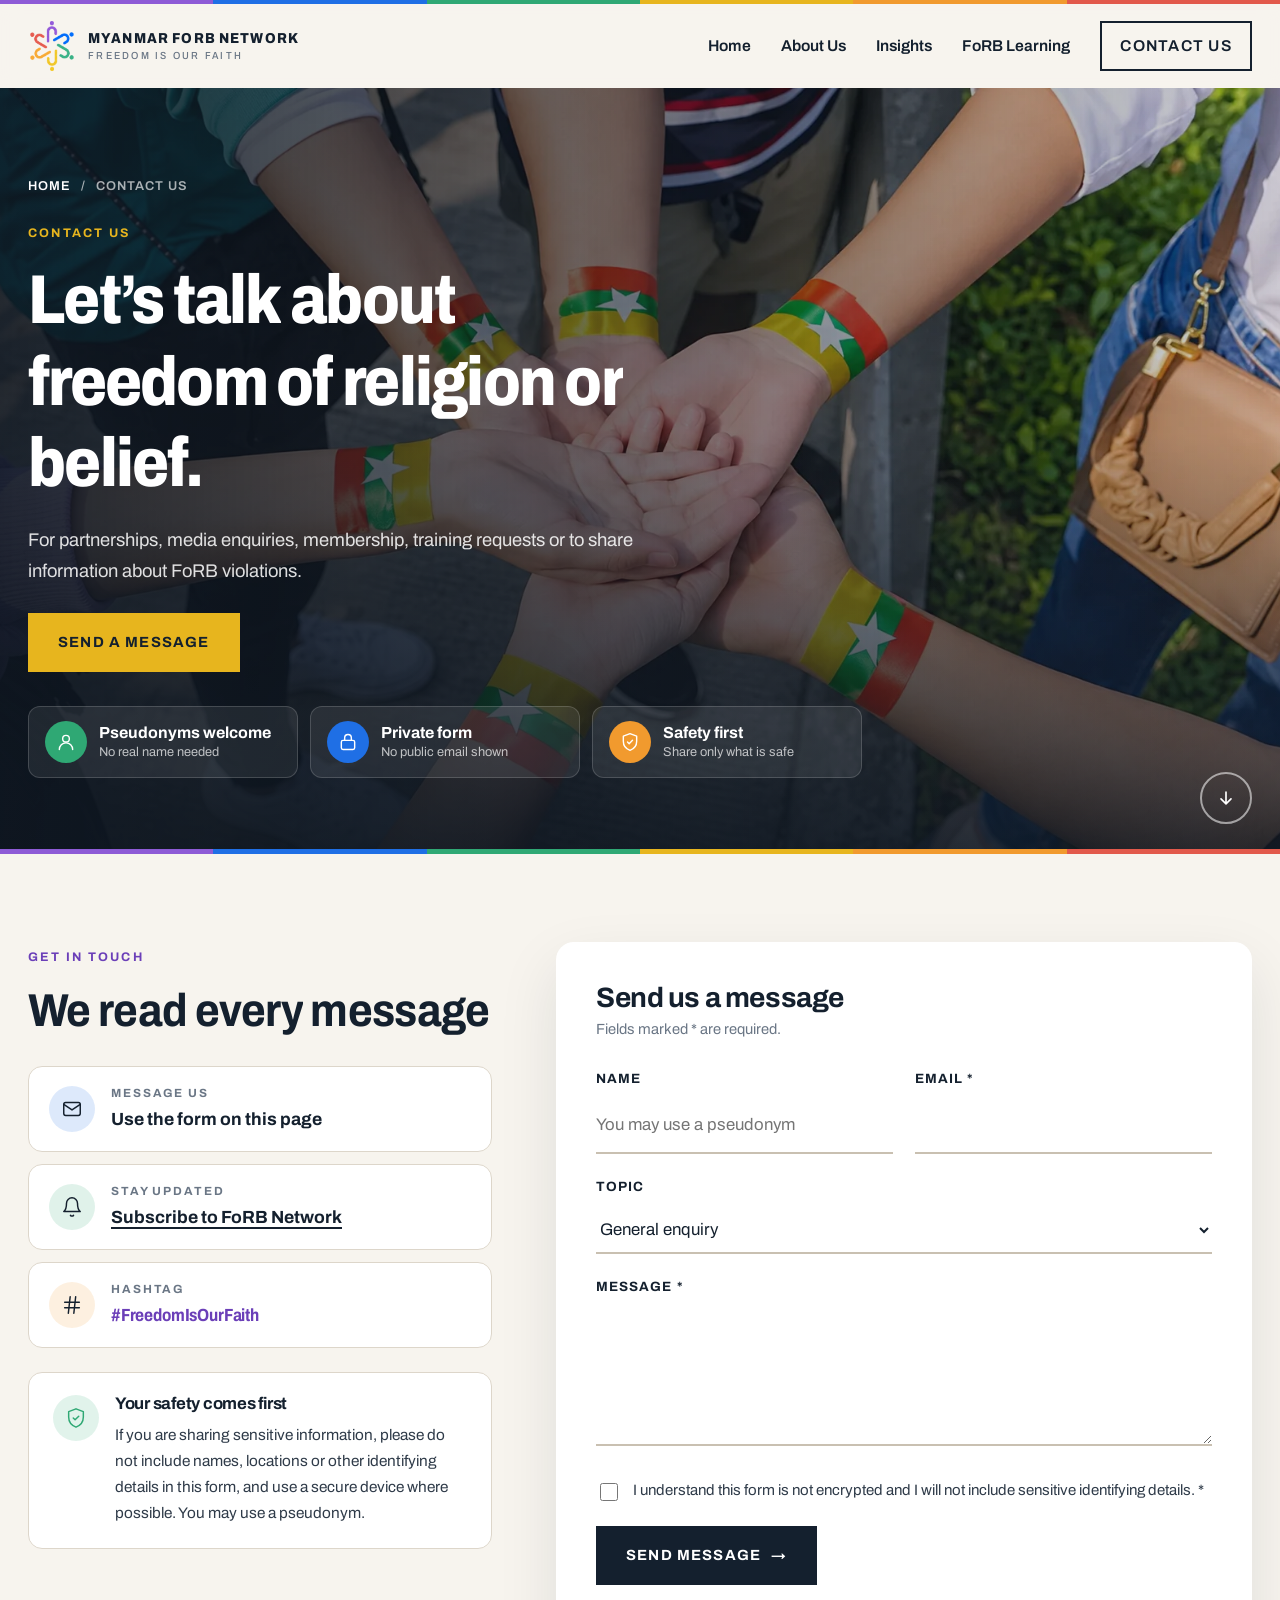
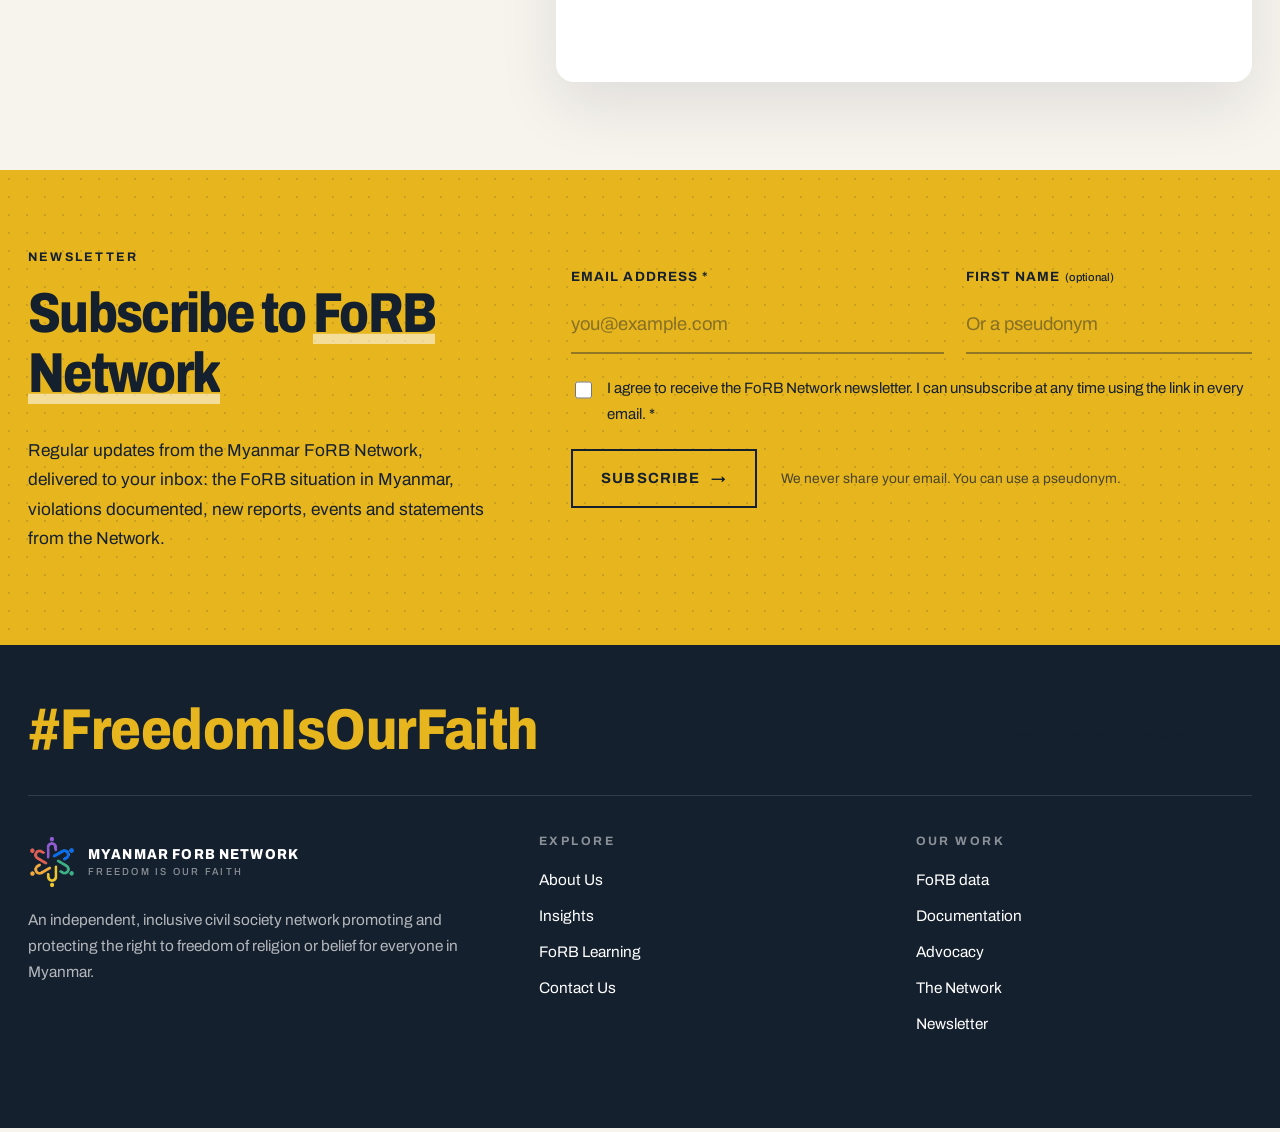
<file: docs/contact.html>
<!doctype html>
<html lang="en">
<head>
  <meta charset="utf-8">
  <meta name="viewport" content="width=device-width, initial-scale=1">
  <title>Contact Us — Myanmar FoRB Network</title>
  <meta name="description" content="Get in touch with the Myanmar FoRB Network.">
  <meta property="og:title" content="Contact Us — Myanmar FoRB Network">
  <meta property="og:description" content="Get in touch with the Myanmar FoRB Network.">
  <meta property="og:image" content="assets/img/solidarity-hands.jpg">
  <meta name="theme-color" content="#14202e">
  <link rel="icon" type="image/png" href="assets/img/logo-mark.png">
  <script>document.documentElement.className+=" js is-entering";setTimeout(function(){var r=document.documentElement;if(r.classList.contains("is-entering")){r.classList.remove("is-entering");r.classList.add("is-entered")}},2500);</script>
  <link rel="preconnect" href="https://fonts.googleapis.com">
  <link rel="preconnect" href="https://fonts.gstatic.com" crossorigin>
  <link href="https://fonts.googleapis.com/css2?family=Archivo:wdth,wght@62..125,400..800&family=Source+Serif+4:opsz,wght@8..60,400;8..60,600&display=swap" rel="stylesheet">
  <link rel="stylesheet" href="assets/css/styles.css?v=d6231416">
</head>
<body>
<div class="curtain" aria-hidden="true"><span></span><span></span><span></span><span></span><span></span><span></span></div>
<a class="skip-link" href="#main">Skip to content</a>
<div class="band" aria-hidden="true"></div>
<header class="site-header">
  <div class="wrap">
    <a class="brand" href="index.html" aria-label="Myanmar FoRB Network — Home">
      <img src="assets/img/logo-mark.png" alt="" width="48" height="53">
      <span class="brand-name">Myanmar FoRB Network<span class="brand-tag">FREEDOM IS OUR FAITH</span></span>
    </a>
    <nav class="nav" aria-label="Main">
      <ul>
        <li><a class="u-link u-link--fade" href="index.html">Home</a></li>
        <li><a class="u-link u-link--fade" href="about.html">About Us</a></li>
        <li><a class="u-link u-link--fade" href="insights.html">Insights</a></li>
        <li><a class="u-link u-link--fade" href="learning.html">FoRB Learning</a></li>
        <li><a class="btn btn--sm" href="contact.html" aria-current="page">Contact Us</a></li>
      </ul>
    </nav>
    <button class="burger" aria-expanded="false" aria-controls="m-menu" aria-label="Open menu"><span></span><span></span><span></span></button>
  </div>
</header>

<div class="m-menu" id="m-menu" aria-hidden="true" role="dialog" aria-label="Menu">
  <div class="m-menu__top">
    <span class="m-menu__title">Menu</span>
    <button class="m-menu__close" aria-label="Close menu"></button>
  </div>
  <nav aria-label="Mobile">
    <ul>
      <li><a href="index.html">Home</a></li>
      <li><a href="about.html">About Us</a></li>
      <li><a href="insights.html">Insights</a></li>
      <li><a href="learning.html">FoRB Learning</a></li>
      <li><a href="contact.html" aria-current="page">Contact Us</a></li>
    </ul>
  </nav>
  <div class="m-menu__foot">
    <span class="hashtag">#FreedomIsOurFaith</span>
    <img src="assets/img/logo-mark.png" alt="" width="40" height="44">
  </div>
</div>

<main id="main">

  <!-- ============ HERO: full-bleed photo ============ -->
  <section class="page-hero" aria-labelledby="page-title">
    <div class="page-hero__bg" aria-hidden="true"><img src="assets/img/solidarity-hands.webp" alt="" fetchpriority="high"></div>
    <div class="wrap page-hero__inner">
      <nav class="crumbs" aria-label="Breadcrumb" data-effect="fade"><a href="index.html">Home</a><span aria-hidden="true">/</span><span aria-current="page">Contact Us</span></nav>
      <span class="eyebrow" data-effect="fade">Contact Us</span>
      <h1 class="rise" id="page-title">Let&rsquo;s talk about freedom of religion or belief.</h1>
      <p class="page-hero__lead" data-effect="slide-bottom" data-delay="2">For partnerships, media enquiries, membership, training requests or to share information about FoRB violations.</p>
      <div class="hero__actions" data-effect="slide-bottom" data-delay="3"><a class="btn btn--accent" href="#contact-form">Send a message</a></div>
      <ul class="hero-chips stagger" data-effect="slide-bottom" data-delay="3" aria-label="How we handle your message">
        <li style="--c:var(--c-green)"><span class="hero-chips__ic"><svg viewBox="0 0 24 24" fill="none" stroke="currentColor" stroke-width="1.7" stroke-linecap="round" stroke-linejoin="round" aria-hidden="true"><circle cx="12" cy="8" r="4"/><path d="M4 21a8 8 0 0 1 16 0"/></svg></span><span><b>Pseudonyms welcome</b><small>No real name needed</small></span></li>
        <li style="--c:var(--c-blue)"><span class="hero-chips__ic"><svg viewBox="0 0 24 24" fill="none" stroke="currentColor" stroke-width="1.7" stroke-linecap="round" stroke-linejoin="round" aria-hidden="true"><rect x="4" y="10" width="16" height="11" rx="2"/><path d="M8 10V7a4 4 0 0 1 8 0v3"/></svg></span><span><b>Private form</b><small>No public email shown</small></span></li>
        <li style="--c:var(--c-orange)"><span class="hero-chips__ic"><svg viewBox="0 0 24 24" fill="none" stroke="currentColor" stroke-width="1.7" stroke-linecap="round" stroke-linejoin="round" aria-hidden="true"><path d="M12 2 4 5v6c0 5 3.4 9.3 8 11 4.6-1.7 8-6 8-11V5z"/><path d="m9 12 2 2 4-4"/></svg></span><span><b>Safety first</b><small>Share only what is safe</small></span></li>
      </ul>
    </div>
    <button class="scroll-cue" type="button" aria-label="Scroll to content"><span><svg viewBox="0 0 24 24" fill="none" stroke="currentColor" stroke-width="2" stroke-linecap="round" stroke-linejoin="round" aria-hidden="true"><path d="M12 5v14M6 13l6 6 6-6"/></svg></span></button>
    <div class="page-hero__band" aria-hidden="true"></div>
  </section>

  <!-- ============ CONTACT ============ -->
  <section class="section contact-sec">
    <div class="wrap split split--top split--wide-right">
      <div>
        <span class="eyebrow" data-effect="fade">Get in touch</span>
        <h2 class="rise">We read every message</h2>
        <ul class="contact-rows stagger" data-effect="slide-bottom">
          <li style="--c:var(--c-blue)"><span class="contact-rows__ic"><svg viewBox="0 0 24 24" fill="none" stroke="currentColor" stroke-width="1.6" stroke-linecap="round" stroke-linejoin="round" aria-hidden="true"><rect x="3" y="5" width="18" height="14" rx="2"/><path d="m3 7 9 6 9-6"/></svg></span><div><b>Message us</b><span>Use the form on this page</span></div></li>
          <li style="--c:var(--c-green)"><span class="contact-rows__ic"><svg viewBox="0 0 24 24" fill="none" stroke="currentColor" stroke-width="1.6" stroke-linecap="round" stroke-linejoin="round" aria-hidden="true"><path d="M6 8a6 6 0 0 1 12 0c0 7 3 9 3 9H3s3-2 3-9"/><path d="M10.3 21a2 2 0 0 0 3.4 0"/></svg></span><div><b>Stay updated</b><a class="u-link" href="#newsletter">Subscribe to FoRB Network</a></div></li>
          <li style="--c:var(--c-orange)"><span class="contact-rows__ic"><svg viewBox="0 0 24 24" fill="none" stroke="currentColor" stroke-width="1.6" stroke-linecap="round" stroke-linejoin="round" aria-hidden="true"><path d="M4 9h16M4 15h16M10 3 8 21M16 3l-2 18"/></svg></span><div><b>Hashtag</b><span class="hashtag" style="color:var(--accent-ink)">#FreedomIsOurFaith</span></div></li>
        </ul>
        <div class="notice" data-effect="slide-bottom">
          <span class="notice__ic"><svg viewBox="0 0 24 24" fill="none" stroke="currentColor" stroke-width="1.6" stroke-linecap="round" stroke-linejoin="round" aria-hidden="true"><path d="M12 2 4 5v6c0 5 3.4 9.3 8 11 4.6-1.7 8-6 8-11V5z"/><path d="m9 12 2 2 4-4"/></svg></span>
          <div>
            <h3>Your safety comes first</h3>
            <p>If you are sharing sensitive information, please do not include names, locations or other identifying details in this form, and use a secure device where possible. You may use a pseudonym.</p>
          </div>
        </div>
      </div>

      <div class="form-card" data-effect="slide-bottom" data-delay="1">
        <h3>Send us a message</h3>
        <p class="form-card__sub">Fields marked * are required.</p>
        <form class="form" id="contact-form" novalidate>
          <div class="form-row">
            <div class="field"><label for="name">Name</label><input id="name" name="name" autocomplete="name" placeholder="You may use a pseudonym"></div>
            <div class="field"><label for="email">Email *</label><input id="email" name="email" type="email" autocomplete="email" required></div>
          </div>
          <div class="field">
            <label for="topic">Topic</label>
            <select id="topic" name="topic">
              <option>General enquiry</option>
              <option>Partnership / membership</option>
              <option>Media enquiry</option>
              <option>Training request</option>
              <option>Report a FoRB violation</option>
            </select>
          </div>
          <div class="field"><label for="message">Message *</label><textarea id="message" name="message" required></textarea></div>
          <label class="check"><input type="checkbox" required> <span>I understand this form is not encrypted and I will not include sensitive identifying details. *</span></label>
          <div><button class="btn btn--dark" type="submit">Send message <span aria-hidden="true">→</span></button></div>
          <p class="form-status" id="form-status" role="status" aria-live="polite"></p>
        </form>
      </div>
    </div>
  </section>

</main>

<section class="newsletter" id="newsletter" aria-labelledby="nl-title">
  <div class="wrap newsletter__grid">
    <div>
      <span class="eyebrow">Newsletter</span>
      <h2 id="nl-title" class="rise">Subscribe to <em class="hl">FoRB Network</em></h2>
      <p data-effect="slide-bottom">Regular updates from the Myanmar FoRB Network, delivered to your inbox: the FoRB situation in Myanmar, violations documented, new reports, events and statements from the Network.</p>
    </div>
    <form class="nl-form" data-effect="slide-bottom" action="" method="post" target="_blank" novalidate>
      <div class="nl-row">
        <div class="field">
          <label for="nl-email">Email address *</label>
          <input id="nl-email" name="EMAIL" type="email" autocomplete="email" required placeholder="you@example.com">
        </div>
        <div class="field">
          <label for="nl-name">First name <small>(optional)</small></label>
          <input id="nl-name" name="FNAME" autocomplete="given-name" placeholder="Or a pseudonym">
        </div>
      </div>
      <div class="nl-hp" aria-hidden="true"><input type="text" name="b_hp" tabindex="-1" value="" autocomplete="off"></div>
      <label class="check"><input type="checkbox" name="consent" required> <span>I agree to receive the FoRB Network newsletter. I can unsubscribe at any time using the link in every email. *</span></label>
      <div class="nl-actions">
        <button class="btn" type="submit">Subscribe <span aria-hidden="true">→</span></button>
        <small>We never share your email. You can use a pseudonym.</small>
      </div>
      <p class="nl-status" role="status" aria-live="polite"></p>
    </form>
  </div>
</section>

<footer class="site-footer">
  <div class="wrap">
    <div class="footer-top">
      <span class="hashtag">#FreedomIsOurFaith</span>
      <a class="arrow-link" href="#newsletter">Subscribe to FoRB Network <span class="ar"><svg viewBox="0 0 24 24" fill="none" stroke="currentColor" stroke-width="2" stroke-linecap="round" stroke-linejoin="round"><path d="M5 12h14M13 6l6 6-6 6"/></svg></span></a>
    </div>
    <div class="footer-grid">
      <div>
        <a class="brand" href="index.html">
          <img src="assets/img/logo-mark.png" alt="" width="48" height="53">
          <span class="brand-name">Myanmar FoRB Network<span class="brand-tag">FREEDOM IS OUR FAITH</span></span>
        </a>
        <p>An independent, inclusive civil society network promoting and protecting the right to freedom of religion or belief for everyone in Myanmar.</p>
      </div>
      <div>
        <h4>Explore</h4>
        <ul>
          <li><a class="u-link u-link--fade" href="about.html">About Us</a></li>
          <li><a class="u-link u-link--fade" href="insights.html">Insights</a></li>
          <li><a class="u-link u-link--fade" href="learning.html">FoRB Learning</a></li>
          <li><a class="u-link u-link--fade" href="contact.html">Contact Us</a></li>
        </ul>
      </div>
      <div>
        <h4>Our work</h4>
        <ul>
          <li><a class="u-link u-link--fade" href="about.html#data">FoRB data</a></li>
          <li><a class="u-link u-link--fade" href="about.html#what-we-do">Documentation</a></li>
          <li><a class="u-link u-link--fade" href="about.html#what-we-do">Advocacy</a></li>
          <li><a class="u-link u-link--fade" href="about.html#network">The Network</a></li>
          <li><a class="u-link u-link--fade" href="#newsletter">Newsletter</a></li>
        </ul>
      </div>
    </div>
    <div class="footer-bottom">
      <span>© <span data-year>2026</span> Myanmar FoRB Network. All rights reserved.</span>
      <span>Freedom is our faith.</span>
    </div>
  </div>
</footer>

<button class="to-top" aria-label="Back to top"><svg viewBox="0 0 24 24" fill="none" stroke="currentColor" stroke-width="2" stroke-linecap="round" stroke-linejoin="round"><path d="M12 19V5M6 11l6-6 6 6"/></svg></button>

<script src="assets/js/main.js?v=b673600d"></script>
</body>
</html>
</file>
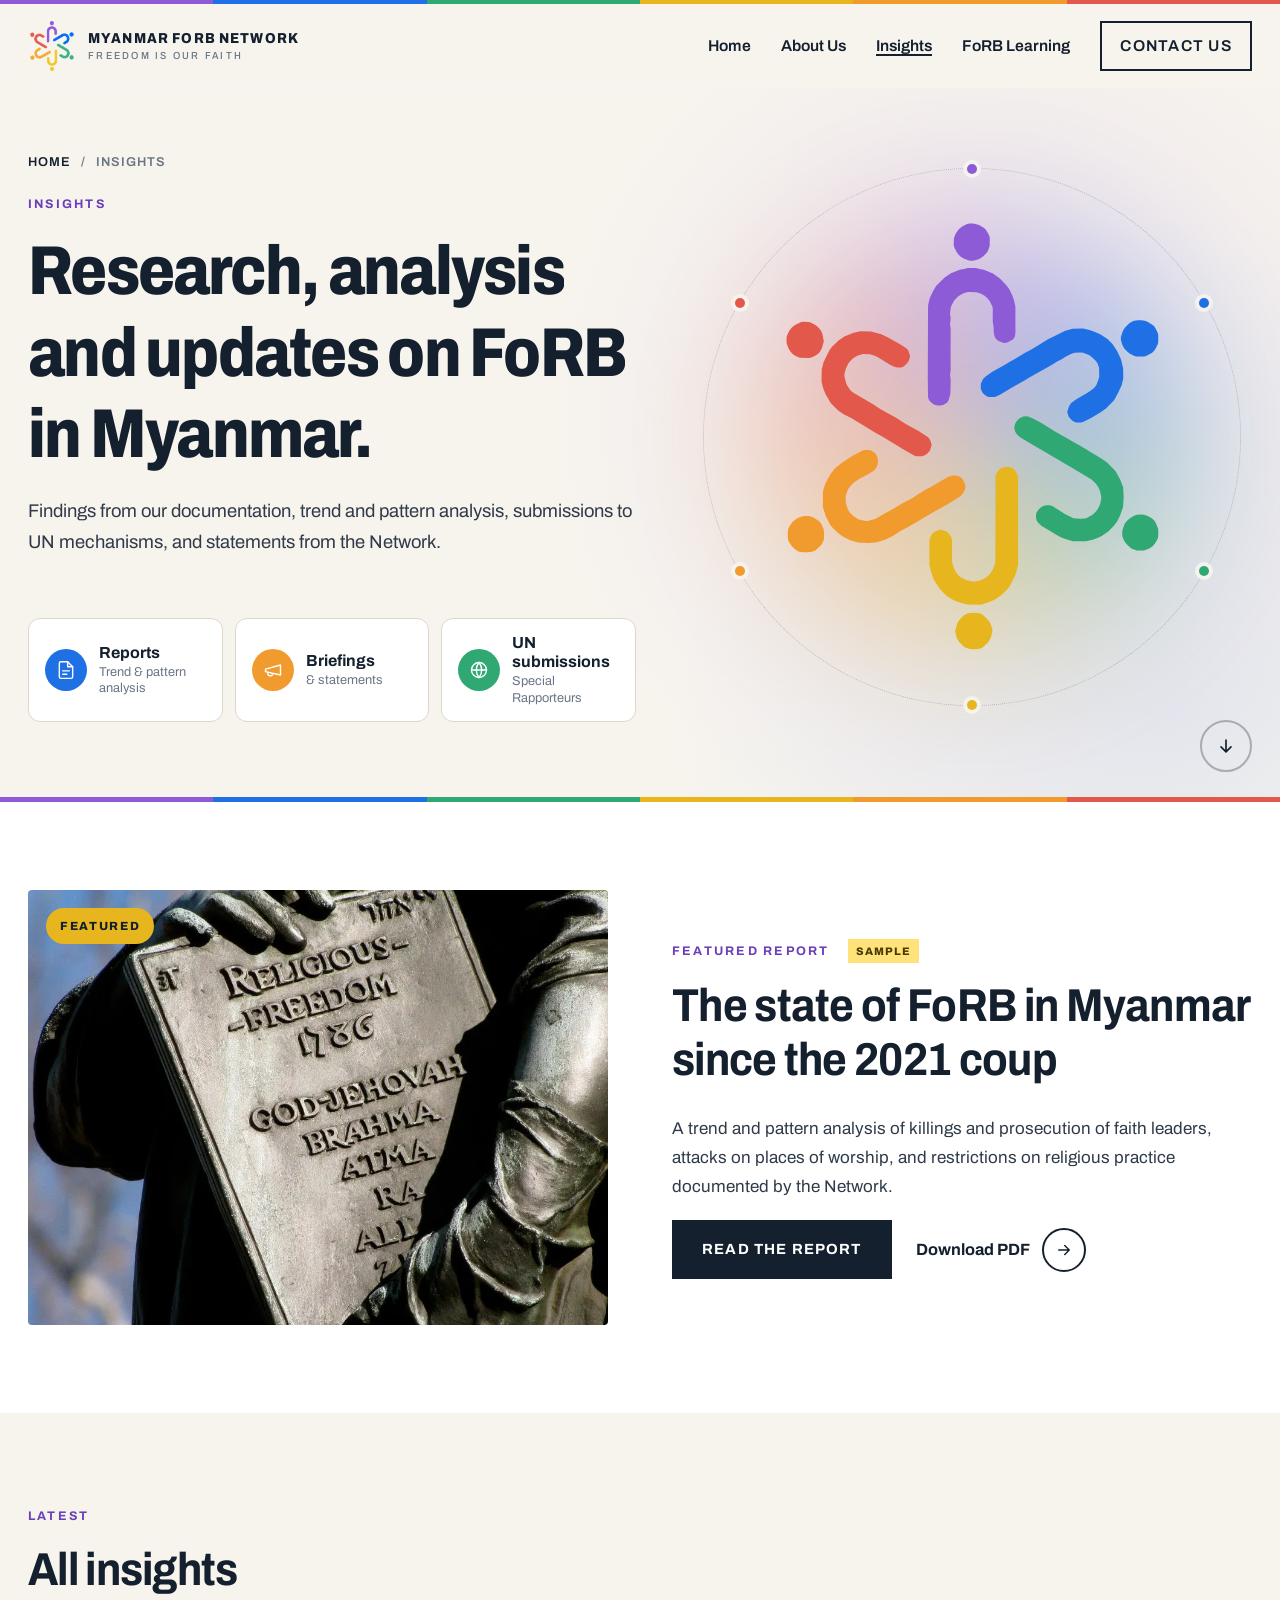
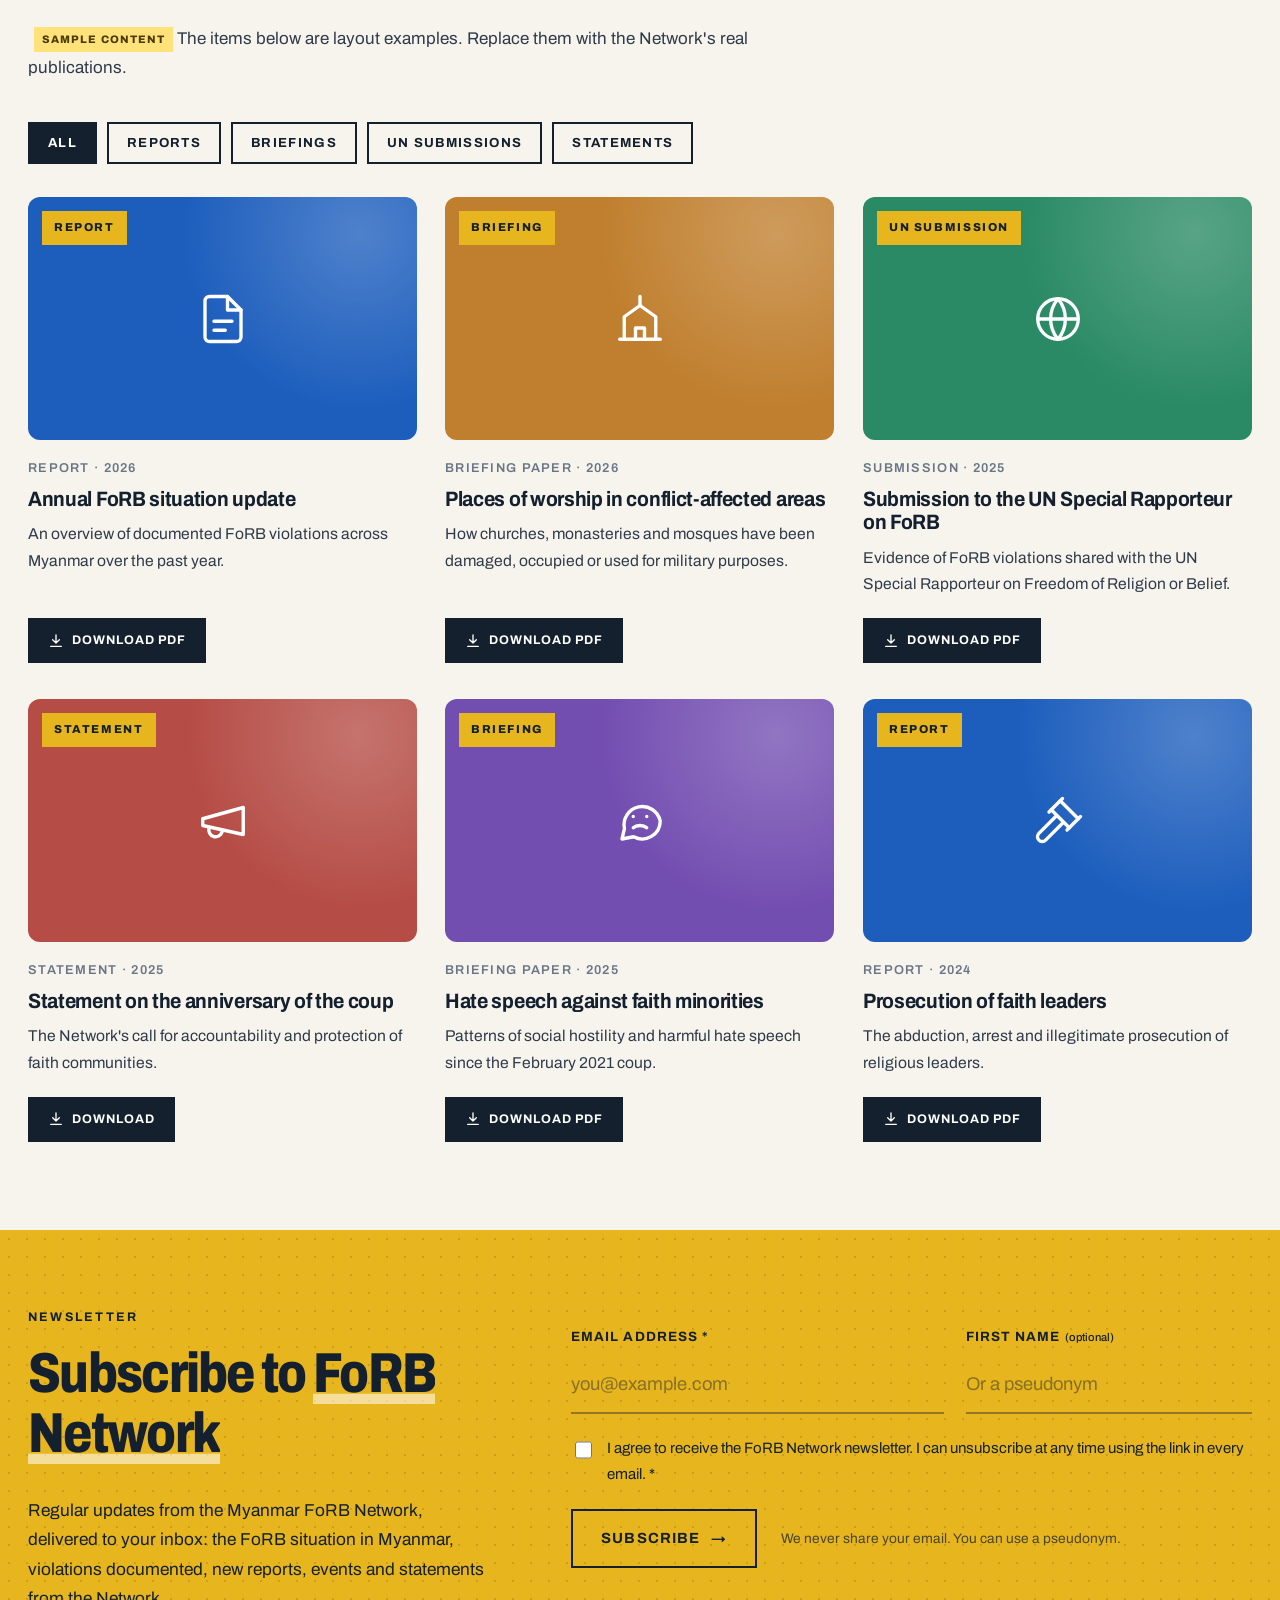
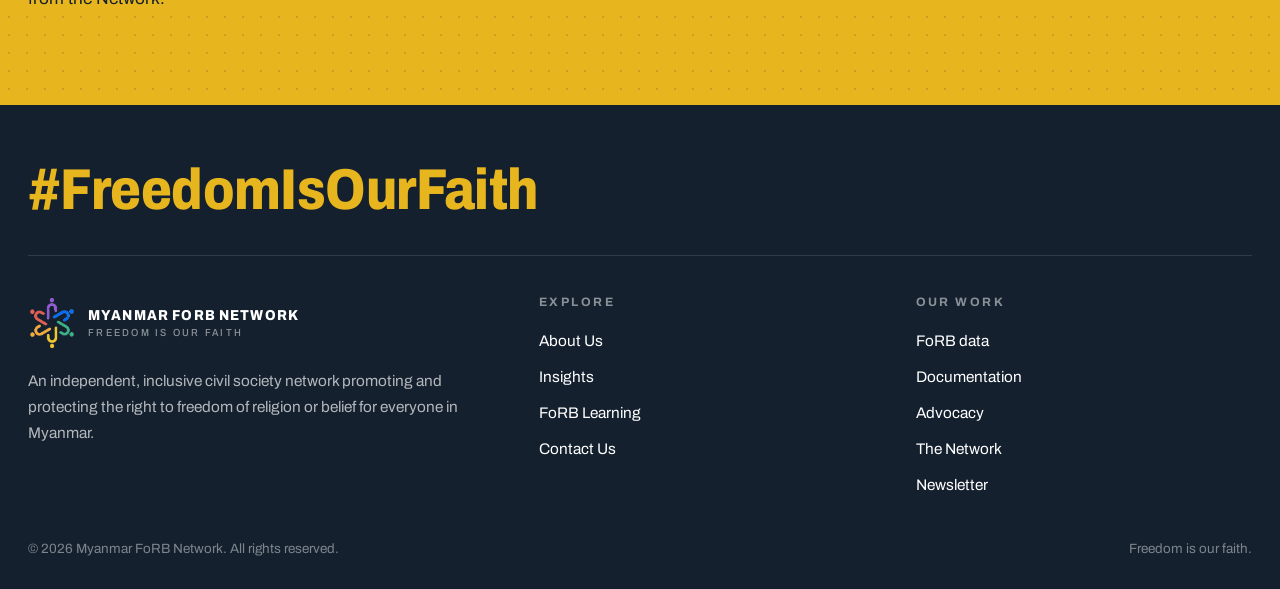
<file: docs/insights.html>
<!doctype html>
<html lang="en">
<head>
  <meta charset="utf-8">
  <meta name="viewport" content="width=device-width, initial-scale=1">
  <title>Insights — Myanmar FoRB Network</title>
  <meta name="description" content="Reports, briefings, statements and analysis on freedom of religion or belief in Myanmar.">
  <meta property="og:title" content="Insights — Myanmar FoRB Network">
  <meta property="og:description" content="Reports, briefings, statements and analysis on freedom of religion or belief in Myanmar.">
  <meta property="og:image" content="assets/img/documents.jpg">
  <meta name="theme-color" content="#14202e">
  <link rel="icon" type="image/png" href="assets/img/logo-mark.png">
  <script>document.documentElement.className+=" js is-entering";setTimeout(function(){var r=document.documentElement;if(r.classList.contains("is-entering")){r.classList.remove("is-entering");r.classList.add("is-entered")}},2500);</script>
  <link rel="preconnect" href="https://fonts.googleapis.com">
  <link rel="preconnect" href="https://fonts.gstatic.com" crossorigin>
  <link href="https://fonts.googleapis.com/css2?family=Archivo:wdth,wght@62..125,400..800&family=Source+Serif+4:opsz,wght@8..60,400;8..60,600&display=swap" rel="stylesheet">
  <link rel="stylesheet" href="assets/css/styles.css?v=d6231416">
</head>
<body>
<div class="curtain" aria-hidden="true"><span></span><span></span><span></span><span></span><span></span><span></span></div>
<a class="skip-link" href="#main">Skip to content</a>
<div class="band" aria-hidden="true"></div>
<header class="site-header">
  <div class="wrap">
    <a class="brand" href="index.html" aria-label="Myanmar FoRB Network — Home">
      <img src="assets/img/logo-mark.png" alt="" width="48" height="53">
      <span class="brand-name">Myanmar FoRB Network<span class="brand-tag">FREEDOM IS OUR FAITH</span></span>
    </a>
    <nav class="nav" aria-label="Main">
      <ul>
        <li><a class="u-link u-link--fade" href="index.html">Home</a></li>
        <li><a class="u-link u-link--fade" href="about.html">About Us</a></li>
        <li><a class="u-link u-link--fade" href="insights.html" aria-current="page">Insights</a></li>
        <li><a class="u-link u-link--fade" href="learning.html">FoRB Learning</a></li>
        <li><a class="btn btn--sm" href="contact.html">Contact Us</a></li>
      </ul>
    </nav>
    <button class="burger" aria-expanded="false" aria-controls="m-menu" aria-label="Open menu"><span></span><span></span><span></span></button>
  </div>
</header>

<div class="m-menu" id="m-menu" aria-hidden="true" role="dialog" aria-label="Menu">
  <div class="m-menu__top">
    <span class="m-menu__title">Menu</span>
    <button class="m-menu__close" aria-label="Close menu"></button>
  </div>
  <nav aria-label="Mobile">
    <ul>
      <li><a href="index.html">Home</a></li>
      <li><a href="about.html">About Us</a></li>
      <li><a href="insights.html" aria-current="page">Insights</a></li>
      <li><a href="learning.html">FoRB Learning</a></li>
      <li><a href="contact.html">Contact Us</a></li>
    </ul>
  </nav>
  <div class="m-menu__foot">
    <span class="hashtag">#FreedomIsOurFaith</span>
    <img src="assets/img/logo-mark.png" alt="" width="40" height="44">
  </div>
</div>

<main id="main">

  <!-- ============ HERO: text + spinning logo ============ -->
  <section class="page-hero page-hero--logo" aria-labelledby="page-title">
    <div class="wrap page-hero__inner">
      <nav class="crumbs" aria-label="Breadcrumb" data-effect="fade"><a href="index.html">Home</a><span aria-hidden="true">/</span><span aria-current="page">Insights</span></nav>
      <span class="eyebrow" data-effect="fade">Insights</span>
      <h1 class="rise" id="page-title">Research, analysis and updates on FoRB in Myanmar.</h1>
      <p class="page-hero__lead" data-effect="slide-bottom" data-delay="2">Findings from our documentation, trend and pattern analysis, submissions to UN mechanisms, and statements from the Network.</p>
      <ul class="hero-chips stagger" data-effect="slide-bottom" data-delay="3" aria-label="What you will find">
        <li style="--c:var(--c-blue)"><span class="hero-chips__ic"><svg viewBox="0 0 24 24" fill="none" stroke="currentColor" stroke-width="1.7" stroke-linecap="round" stroke-linejoin="round" aria-hidden="true"><path d="M14 2H6a2 2 0 0 0-2 2v16a2 2 0 0 0 2 2h12a2 2 0 0 0 2-2V8z"/><path d="M14 2v6h6M8 13h8M8 17h5"/></svg></span><span><b>Reports</b><small>Trend &amp; pattern analysis</small></span></li>
        <li style="--c:var(--c-orange)"><span class="hero-chips__ic"><svg viewBox="0 0 24 24" fill="none" stroke="currentColor" stroke-width="1.7" stroke-linecap="round" stroke-linejoin="round" aria-hidden="true"><path d="m3 11 18-5v12L3 14v-3z"/><path d="M11.6 16.8a3 3 0 1 1-5.8-1.6"/></svg></span><span><b>Briefings</b><small>&amp; statements</small></span></li>
        <li style="--c:var(--c-green)"><span class="hero-chips__ic"><svg viewBox="0 0 24 24" fill="none" stroke="currentColor" stroke-width="1.7" stroke-linecap="round" stroke-linejoin="round" aria-hidden="true"><circle cx="12" cy="12" r="9"/><path d="M3 12h18M12 3a14 14 0 0 1 0 18M12 3a14 14 0 0 0 0 18"/></svg></span><span><b>UN submissions</b><small>Special Rapporteurs</small></span></li>
      </ul>
      <div class="hero-logo" aria-hidden="true">
        <span class="hero-logo__glow"></span>
        <span class="hero-logo__orbit"><i></i><i></i><i></i><i></i><i></i><i></i></span>
        <div class="hero-logo__spin"><svg class="lg" viewBox="-162 -162 324 324" aria-hidden="true" focusable="false"><g class="lg-fig" style="--c:var(--c-purple);--a:-94deg;--i:0"><path fill="var(--c)" d="M8.6 -123.6 5.4 -124.1 2.6 -124.9 -3.4 -124.9 -6.2 -124.2 -9.4 -123.7 -15.9 -121.0 -20.6 -117.9 -26.8 -111.7 -29.2 -107.7 -31.6 -102.7 -32.7 -98.3 -32.9 -96.7 -33.1 -44.0 -32.9 -29.3 -32.6 -27.8 -31.8 -26.5 -29.9 -24.5 -28.2 -23.4 -25.6 -23.0 -23.6 -23.0 -21.4 -23.5 -19.5 -24.5 -18.4 -25.5 -17.5 -27.2 -16.3 -31.8 -16.1 -42.0 -16.6 -45.7 -16.1 -49.3 -16.2 -62.7 -16.1 -79.3 -16.6 -83.7 -16.1 -87.2 -16.6 -90.8 -16.0 -95.8 -15.4 -97.3 -13.5 -100.8 -10.7 -103.7 -7.4 -105.8 -4.2 -106.9 -2.8 -107.1 2.9 -107.0 6.4 -105.8 8.8 -104.5 10.6 -103.0 12.6 -100.8 14.9 -96.2 15.1 -94.5 15.1 -84.8 15.7 -81.3 15.9 -76.7 16.4 -74.3 17.4 -72.5 18.6 -71.3 20.3 -70.4 22.8 -69.4 24.6 -69.3 26.6 -70.0 29.7 -71.6 30.7 -72.7 31.6 -74.5 31.9 -76.8 31.9 -96.3 30.7 -101.5 29.3 -105.3 27.6 -108.7 25.5 -111.8 20.6 -116.9 15.2 -120.9ZM-2.4 -157.9 -4.4 -157.3 -7.6 -155.7 -9.7 -154.0 -11.5 -151.8 -12.6 -150.0 -13.7 -147.2 -13.9 -141.8 -13.4 -140.2 -11.7 -136.7 -10.4 -135.0 -8.4 -133.1 -6.1 -131.7 -2.6 -130.5 -1.2 -130.2 0.6 -130.2 4.6 -131.4 6.4 -132.3 8.7 -134.2 11.1 -136.8 11.8 -138.2 12.8 -141.2 12.9 -147.3 12.5 -148.8 11.4 -151.0 9.7 -153.6 8.4 -154.8 4.9 -156.8 0.8 -157.9Z"/></g><g class="lg-fig" style="--c:var(--c-blue);--a:-34deg;--i:1"><path fill="var(--c)" d="M111.8 -50.8 111.1 -53.2 110.7 -55.5 109.7 -58.3 107.1 -63.7 103.9 -68.5 100.2 -72.2 94.8 -75.7 90.9 -77.5 87.4 -78.7 82.2 -80.0 74.4 -79.9 68.9 -78.4 56.1 -72.0 43.1 -64.1 38.8 -61.8 30.8 -57.0 26.8 -54.9 24.1 -53.1 14.2 -47.5 9.6 -44.3 7.9 -42.6 6.3 -39.3 6.2 -35.7 6.6 -34.2 7.7 -32.2 8.8 -31.0 10.1 -30.1 11.4 -29.5 12.8 -29.2 15.9 -29.2 17.4 -29.5 21.4 -31.4 29.1 -36.1 40.2 -42.3 42.9 -44.1 59.4 -53.4 62.2 -55.2 66.2 -57.3 69.1 -59.1 73.1 -61.2 75.8 -62.1 80.2 -62.2 82.1 -62.0 85.1 -61.0 87.1 -60.1 88.7 -58.8 91.4 -56.2 92.8 -54.3 93.8 -51.5 94.0 -50.2 94.1 -44.3 93.7 -42.5 91.9 -38.0 90.8 -36.5 89.4 -35.1 85.4 -32.3 77.1 -27.5 73.3 -24.8 71.7 -22.3 70.4 -18.5 70.5 -17.5 71.5 -14.5 73.6 -12.1 75.1 -11.1 76.9 -10.4 80.6 -10.3 82.4 -10.9 88.4 -13.9 95.1 -17.9 99.1 -20.7 105.1 -26.8 108.2 -32.5 110.7 -38.0 111.9 -43.0ZM119.8 -85.8 117.9 -84.9 116.4 -83.9 113.6 -81.2 112.3 -79.5 111.4 -77.7 110.2 -74.0 110.1 -72.2 110.4 -70.5 111.5 -67.3 112.7 -65.2 114.8 -62.9 116.6 -61.4 119.8 -59.8 121.4 -59.3 126.6 -59.2 128.4 -59.5 133.1 -61.9 134.8 -63.5 135.9 -65.2 137.4 -68.2 137.8 -69.5 137.9 -74.7 137.6 -76.5 135.9 -80.0 135.0 -81.5 133.7 -82.6 129.9 -85.0 127.9 -85.8 125.4 -86.1 122.8 -86.1Z"/></g><g class="lg-fig" style="--c:var(--c-green);--a:26deg;--i:2"><path fill="var(--c)" d="M121.9 58.1 119.9 58.9 117.1 60.5 115.1 62.2 113.3 64.3 112.4 66.2 111.3 69.5 111.1 71.3 111.2 74.0 112.2 76.7 113.5 78.8 115.4 81.0 117.9 83.1 119.2 83.8 122.1 84.7 127.1 84.7 131.2 83.1 133.7 81.5 135.1 79.8 136.9 77.0 137.8 74.8 137.9 72.5 137.8 68.7 136.6 65.5 135.6 63.3 134.4 61.9 132.7 60.5 130.4 59.2 127.4 58.2 125.2 58.0ZM35.3 -13.6 33.8 -12.3 32.5 -10.8 31.6 -9.0 31.2 -7.5 31.1 -5.7 31.5 -4.2 32.4 -2.3 33.7 -0.8 35.1 0.4 38.4 2.5 88.1 31.7 91.5 35.0 93.3 37.5 94.8 40.8 95.5 44.7 95.6 46.0 94.8 50.0 93.7 52.5 92.4 54.7 90.9 56.5 89.1 58.1 84.8 60.5 83.1 60.9 79.8 61.1 74.9 60.7 68.6 57.5 59.6 51.8 57.4 51.0 54.9 51.0 52.9 51.4 50.9 52.5 49.1 54.3 47.6 56.5 47.2 58.2 47.2 60.7 47.6 62.2 48.6 63.8 51.4 66.5 64.1 74.0 67.4 75.6 74.4 77.8 84.2 77.8 89.2 76.6 92.8 75.4 95.9 73.9 100.8 70.5 105.0 66.3 107.8 62.3 109.6 58.5 111.8 52.3 112.2 44.8 111.8 37.8 109.5 31.8 106.1 25.7 99.9 19.4 95.9 16.5 80.6 7.3 61.9 -3.2 51.2 -9.9 44.1 -13.7 41.4 -14.8 39.8 -15.0 37.9 -14.8Z"/></g><g class="lg-fig" style="--c:var(--c-yellow);--a:86deg;--i:3"><path fill="var(--c)" d="M-3.2 131.2 -5.4 132.2 -7.1 133.5 -10.0 136.5 -11.3 138.7 -12.8 144.3 -11.7 149.2 -10.8 151.0 -9.8 152.5 -7.1 155.3 -5.4 156.5 -2.4 157.6 -0.6 157.9 1.9 157.9 5.4 157.5 7.2 156.7 8.6 155.7 11.4 153.0 12.7 151.3 13.7 149.2 14.8 144.8 14.9 143.7 14.6 142.3 13.5 139.2 12.3 137.0 9.7 134.2 7.6 132.3 5.6 131.4 4.1 131.0 0.4 130.9ZM29.2 23.3 25.4 22.5 21.4 23.4 20.1 24.4 18.8 25.8 17.8 27.5 17.2 29.0 17.0 92.8 16.8 94.3 15.3 98.5 12.8 102.2 11.7 103.4 8.6 105.6 6.8 106.6 1.2 107.8 -4.2 106.7 -8.4 104.7 -10.4 103.0 -12.0 101.0 -13.7 97.7 -14.9 94.0 -15.1 92.2 -15.1 76.7 -15.7 74.8 -16.9 72.7 -18.3 71.2 -19.6 70.4 -23.4 69.3 -24.4 69.3 -27.2 70.3 -28.6 71.1 -30.3 73.0 -31.5 75.2 -31.9 77.5 -31.9 95.2 -30.7 100.3 -28.7 106.2 -24.1 113.2 -20.4 117.0 -18.9 118.3 -15.8 120.4 -11.8 122.4 -8.2 123.6 -3.6 124.7 4.6 124.8 7.1 124.6 13.9 122.3 17.4 120.6 21.1 118.1 26.2 113.2 27.8 111.0 31.5 103.8 32.7 100.2 33.9 94.7 33.9 31.2 33.7 29.5 32.4 26.2 30.9 24.4Z"/></g><g class="lg-fig" style="--c:var(--c-orange);--a:146deg;--i:4"><path fill="var(--c)" d="M-125.9 59.3 -129.1 60.3 -130.6 61.2 -133.4 63.4 -135.3 66.0 -136.4 68.2 -136.8 69.7 -137.0 73.0 -136.7 76.7 -136.0 78.3 -134.0 81.3 -131.6 83.7 -129.4 85.1 -127.8 85.7 -125.1 86.0 -121.9 86.0 -118.9 85.6 -116.9 84.8 -115.2 83.6 -112.3 80.7 -111.1 78.8 -110.4 77.2 -110.1 75.8 -110.0 72.7 -110.3 68.8 -111.4 66.2 -112.9 63.7 -114.3 62.4 -117.9 60.2 -121.2 59.1 -123.9 59.0ZM-110.9 52.3 -108.8 59.2 -105.4 65.7 -103.9 67.5 -100.1 71.3 -96.1 74.2 -90.6 77.0 -84.8 78.7 -76.8 79.0 -72.1 78.7 -67.6 77.6 -64.8 76.6 -59.1 73.9 -53.6 70.4 -46.4 66.4 -25.9 54.4 -20.6 51.6 -10.8 45.7 -7.9 43.4 -6.7 42.0 -5.3 38.8 -5.2 36.5 -5.7 34.8 -6.8 32.5 -7.9 31.1 -9.1 30.1 -10.4 29.4 -11.8 29.1 -14.6 29.0 -16.2 29.3 -18.2 30.2 -31.8 38.0 -34.6 39.4 -42.0 44.1 -44.0 45.6 -51.2 49.2 -59.9 54.5 -64.1 56.6 -72.1 61.3 -77.8 62.7 -79.9 62.5 -84.5 61.7 -88.8 58.6 -90.9 56.5 -91.9 55.0 -92.8 53.0 -93.9 49.0 -94.0 44.8 -93.8 43.5 -92.3 39.3 -91.2 37.7 -89.4 35.7 -86.9 33.5 -83.4 31.2 -76.8 27.7 -73.4 25.6 -71.8 24.0 -70.5 21.7 -70.1 19.5 -70.1 16.7 -70.7 14.7 -71.7 12.9 -73.4 11.3 -75.6 10.3 -77.2 10.0 -80.1 10.1 -81.9 10.7 -90.1 15.1 -96.7 19.5 -101.7 23.4 -105.2 27.8 -107.4 31.8 -109.3 35.7 -110.7 40.2 -110.9 42.2Z"/></g><g class="lg-fig" style="--c:var(--c-red);--a:-154deg;--i:5"><path fill="var(--c)" d="M-99.1 -71.3 -104.1 -66.5 -105.7 -64.5 -108.3 -59.5 -110.4 -55.0 -111.8 -49.7 -111.9 -40.8 -110.7 -35.8 -108.9 -31.2 -105.1 -24.8 -99.8 -19.4 -95.8 -16.6 -89.6 -13.4 -71.6 -2.5 -66.9 -0.0 -49.8 10.4 -42.9 14.3 -41.1 14.8 -37.4 14.7 -35.8 14.2 -33.8 13.0 -31.6 10.7 -30.3 6.7 -30.4 5.5 -31.4 2.7 -32.6 0.9 -39.6 -3.8 -49.1 -9.1 -56.6 -13.8 -68.1 -20.2 -73.4 -23.7 -88.9 -32.8 -90.5 -34.3 -93.1 -38.2 -93.8 -40.0 -94.9 -44.5 -94.9 -46.5 -93.9 -50.2 -91.9 -54.2 -90.7 -55.8 -88.7 -57.7 -85.4 -59.8 -81.2 -61.1 -76.1 -61.0 -72.4 -59.8 -69.8 -58.5 -61.4 -53.4 -58.1 -51.7 -55.9 -51.1 -53.1 -51.1 -51.6 -51.5 -50.3 -52.4 -48.2 -54.5 -47.3 -56.0 -46.3 -58.8 -46.3 -59.8 -47.3 -63.2 -47.9 -64.3 -49.3 -65.6 -52.1 -67.5 -62.9 -73.6 -67.6 -75.7 -75.2 -77.9 -83.1 -78.0 -88.1 -76.8 -94.6 -74.2ZM-127.1 -84.8 -131.9 -82.4 -134.1 -80.5 -135.6 -78.7 -137.0 -76.0 -137.8 -74.0 -137.9 -70.7 -137.7 -68.7 -136.5 -65.5 -135.0 -63.0 -133.7 -61.4 -132.1 -60.2 -129.1 -58.7 -127.8 -58.3 -121.8 -58.2 -119.9 -58.4 -116.9 -59.7 -114.8 -61.0 -113.3 -62.5 -111.6 -65.3 -110.2 -70.5 -111.3 -76.2 -112.2 -78.2 -113.2 -79.7 -115.4 -81.9 -117.1 -83.0 -119.9 -84.4 -121.4 -84.9 -125.4 -85.0Z"/></g></svg></div>
      </div>
    </div>
    <button class="scroll-cue" type="button" aria-label="Scroll to content"><span><svg viewBox="0 0 24 24" fill="none" stroke="currentColor" stroke-width="2" stroke-linecap="round" stroke-linejoin="round" aria-hidden="true"><path d="M12 5v14M6 13l6 6 6-6"/></svg></span></button>
    <div class="page-hero__band" aria-hidden="true"></div>
  </section>

  <!-- ============ FEATURED ============ -->
  <section class="section section--white">
    <div class="wrap split">
      <figure class="figure featured-fig" data-effect="mask" style="aspect-ratio:4/3">
        <span class="ribbon">Featured</span>
        <img src="assets/img/freedom-statue.webp" alt="Stone tablet held by a bronze statue, engraved 'Religious Freedom 1786'" width="1440" height="720" loading="lazy">
      </figure>
      <div>
        <span class="eyebrow" data-effect="fade">Featured report <span class="placeholder-flag">Sample</span></span>
        <h2 class="rise">The state of FoRB in Myanmar since the 2021 coup</h2>
        <p data-effect="slide-bottom">A trend and pattern analysis of killings and prosecution of faith leaders, attacks on places of worship, and restrictions on religious practice documented by the Network.</p>
        <div data-effect="slide-bottom" style="display:flex;gap:24px;flex-wrap:wrap;align-items:center">
          <a class="btn btn--dark" href="#">Read the report</a>
          <a class="arrow-link" href="#">Download PDF <span class="ar"><svg viewBox="0 0 24 24" fill="none" stroke="currentColor" stroke-width="2" stroke-linecap="round" stroke-linejoin="round"><path d="M5 12h14M13 6l6 6-6 6"/></svg></span></a>
        </div>
      </div>
    </div>
  </section>

  <!-- ============ LIST ============ -->
  <section class="section">
    <div class="wrap">
      <div class="section-head">
        <span class="eyebrow" data-effect="fade">Latest</span>
        <h2 class="rise">All insights</h2>
        <p data-effect="slide-bottom"><span class="placeholder-flag">Sample content</span> The items below are layout examples. Replace them with the Network's real publications.</p>
      </div>

      <div class="chips" role="group" aria-label="Filter insights">
        <button class="chip" data-filter="all" aria-pressed="true">All</button>
        <button class="chip" data-filter="report" aria-pressed="false">Reports</button>
        <button class="chip" data-filter="briefing" aria-pressed="false">Briefings</button>
        <button class="chip" data-filter="submission" aria-pressed="false">UN Submissions</button>
        <button class="chip" data-filter="statement" aria-pressed="false">Statements</button>
      </div>

      <div class="cards">
        <article class="card card--doc" data-type="report" data-effect="slide-bottom">
          <div class="card__ph" style="--c:var(--c-blue)"><svg viewBox="0 0 24 24" fill="none" stroke="currentColor" stroke-width="1.5" stroke-linecap="round" stroke-linejoin="round" aria-hidden="true"><path d="M14 2H6a2 2 0 0 0-2 2v16a2 2 0 0 0 2 2h12a2 2 0 0 0 2-2V8z"/><path d="M14 2v6h6M8 13h8M8 17h5"/></svg><span class="card__tag">Report</span></div>
          <div class="card__meta">Report · 2026</div>
          <h3><a class="u-link u-link--fade" href="#">Annual FoRB situation update</a></h3>
          <p class="card__sum">An overview of documented FoRB violations across Myanmar over the past year.</p>
          <!-- replace href with the file path, e.g. assets/files/report.pdf, and add the download attribute -->
          <a class="btn btn--dark btn--sm card__dl" href="#"><svg viewBox="0 0 24 24" fill="none" stroke="currentColor" stroke-width="2" stroke-linecap="round" stroke-linejoin="round" aria-hidden="true"><path d="M12 3v12M7 10l5 5 5-5M4 20h16"/></svg>Download PDF<span class="sr-only"> – Annual FoRB situation update</span></a>
        </article>
        <article class="card card--doc" data-type="briefing" data-effect="slide-bottom" data-delay="1">
          <div class="card__ph" style="--c:var(--c-orange)"><svg viewBox="0 0 24 24" fill="none" stroke="currentColor" stroke-width="1.5" stroke-linecap="round" stroke-linejoin="round" aria-hidden="true"><path d="M3 21h18"/><path d="M5 21V11l7-5 7 5v10"/><path d="M12 2v4"/><path d="M10 21v-5h4v5"/></svg><span class="card__tag">Briefing</span></div>
          <div class="card__meta">Briefing paper · 2026</div>
          <h3><a class="u-link u-link--fade" href="#">Places of worship in conflict-affected areas</a></h3>
          <p class="card__sum">How churches, monasteries and mosques have been damaged, occupied or used for military purposes.</p>
          <!-- replace href with the file path, e.g. assets/files/report.pdf, and add the download attribute -->
          <a class="btn btn--dark btn--sm card__dl" href="#"><svg viewBox="0 0 24 24" fill="none" stroke="currentColor" stroke-width="2" stroke-linecap="round" stroke-linejoin="round" aria-hidden="true"><path d="M12 3v12M7 10l5 5 5-5M4 20h16"/></svg>Download PDF<span class="sr-only"> – Places of worship in conflict-affected areas</span></a>
        </article>
        <article class="card card--doc" data-type="submission" data-effect="slide-bottom" data-delay="2">
          <div class="card__ph" style="--c:var(--c-green)"><svg viewBox="0 0 24 24" fill="none" stroke="currentColor" stroke-width="1.5" stroke-linecap="round" stroke-linejoin="round" aria-hidden="true"><circle cx="12" cy="12" r="9"/><path d="M3 12h18M12 3a14 14 0 0 1 0 18M12 3a14 14 0 0 0 0 18"/></svg><span class="card__tag">UN Submission</span></div>
          <div class="card__meta">Submission · 2025</div>
          <h3><a class="u-link u-link--fade" href="#">Submission to the UN Special Rapporteur on FoRB</a></h3>
          <p class="card__sum">Evidence of FoRB violations shared with the UN Special Rapporteur on Freedom of Religion or Belief.</p>
          <!-- replace href with the file path, e.g. assets/files/report.pdf, and add the download attribute -->
          <a class="btn btn--dark btn--sm card__dl" href="#"><svg viewBox="0 0 24 24" fill="none" stroke="currentColor" stroke-width="2" stroke-linecap="round" stroke-linejoin="round" aria-hidden="true"><path d="M12 3v12M7 10l5 5 5-5M4 20h16"/></svg>Download PDF<span class="sr-only"> – Submission to the UN Special Rapporteur on FoRB</span></a>
        </article>
        <article class="card card--doc" data-type="statement" data-effect="slide-bottom">
          <div class="card__ph" style="--c:var(--c-red)"><svg viewBox="0 0 24 24" fill="none" stroke="currentColor" stroke-width="1.5" stroke-linecap="round" stroke-linejoin="round" aria-hidden="true"><path d="m3 11 18-5v12L3 14v-3z"/><path d="M11.6 16.8a3 3 0 1 1-5.8-1.6"/></svg><span class="card__tag">Statement</span></div>
          <div class="card__meta">Statement · 2025</div>
          <h3><a class="u-link u-link--fade" href="#">Statement on the anniversary of the coup</a></h3>
          <p class="card__sum">The Network's call for accountability and protection of faith communities.</p>
          <!-- replace href with the file path, e.g. assets/files/report.pdf, and add the download attribute -->
          <a class="btn btn--dark btn--sm card__dl" href="#"><svg viewBox="0 0 24 24" fill="none" stroke="currentColor" stroke-width="2" stroke-linecap="round" stroke-linejoin="round" aria-hidden="true"><path d="M12 3v12M7 10l5 5 5-5M4 20h16"/></svg>Download<span class="sr-only"> – Statement on the anniversary of the coup</span></a>
        </article>
        <article class="card card--doc" data-type="briefing" data-effect="slide-bottom" data-delay="1">
          <div class="card__ph" style="--c:var(--c-purple)"><svg viewBox="0 0 24 24" fill="none" stroke="currentColor" stroke-width="1.5" stroke-linecap="round" stroke-linejoin="round" aria-hidden="true"><path d="M21 12a8 8 0 0 1-11.8 7L4 20l1.1-4.6A8 8 0 1 1 21 12z"/><path d="M9 10h.01M15 10h.01M9 15c1.5-1.3 4.5-1.3 6 0"/></svg><span class="card__tag">Briefing</span></div>
          <div class="card__meta">Briefing paper · 2025</div>
          <h3><a class="u-link u-link--fade" href="#">Hate speech against faith minorities</a></h3>
          <p class="card__sum">Patterns of social hostility and harmful hate speech since the February 2021 coup.</p>
          <!-- replace href with the file path, e.g. assets/files/report.pdf, and add the download attribute -->
          <a class="btn btn--dark btn--sm card__dl" href="#"><svg viewBox="0 0 24 24" fill="none" stroke="currentColor" stroke-width="2" stroke-linecap="round" stroke-linejoin="round" aria-hidden="true"><path d="M12 3v12M7 10l5 5 5-5M4 20h16"/></svg>Download PDF<span class="sr-only"> – Hate speech against faith minorities</span></a>
        </article>
        <article class="card card--doc" data-type="report" data-effect="slide-bottom" data-delay="2">
          <div class="card__ph" style="--c:var(--c-blue)"><svg viewBox="0 0 24 24" fill="none" stroke="currentColor" stroke-width="1.5" stroke-linecap="round" stroke-linejoin="round" aria-hidden="true"><path d="m14 13-7.5 7.5a2.1 2.1 0 0 1-3-3L11 10"/><path d="m16 16 6-6"/><path d="m8 8 6-6"/><path d="m9 7 8 8"/><path d="m21 11-8-8"/></svg><span class="card__tag">Report</span></div>
          <div class="card__meta">Report · 2024</div>
          <h3><a class="u-link u-link--fade" href="#">Prosecution of faith leaders</a></h3>
          <p class="card__sum">The abduction, arrest and illegitimate prosecution of religious leaders.</p>
          <!-- replace href with the file path, e.g. assets/files/report.pdf, and add the download attribute -->
          <a class="btn btn--dark btn--sm card__dl" href="#"><svg viewBox="0 0 24 24" fill="none" stroke="currentColor" stroke-width="2" stroke-linecap="round" stroke-linejoin="round" aria-hidden="true"><path d="M12 3v12M7 10l5 5 5-5M4 20h16"/></svg>Download PDF<span class="sr-only"> – Prosecution of faith leaders</span></a>
        </article>
      </div>
    </div>
  </section>

</main>

<section class="newsletter" id="newsletter" aria-labelledby="nl-title">
  <div class="wrap newsletter__grid">
    <div>
      <span class="eyebrow">Newsletter</span>
      <h2 id="nl-title" class="rise">Subscribe to <em class="hl">FoRB Network</em></h2>
      <p data-effect="slide-bottom">Regular updates from the Myanmar FoRB Network, delivered to your inbox: the FoRB situation in Myanmar, violations documented, new reports, events and statements from the Network.</p>
    </div>
    <form class="nl-form" data-effect="slide-bottom" action="" method="post" target="_blank" novalidate>
      <div class="nl-row">
        <div class="field">
          <label for="nl-email">Email address *</label>
          <input id="nl-email" name="EMAIL" type="email" autocomplete="email" required placeholder="you@example.com">
        </div>
        <div class="field">
          <label for="nl-name">First name <small>(optional)</small></label>
          <input id="nl-name" name="FNAME" autocomplete="given-name" placeholder="Or a pseudonym">
        </div>
      </div>
      <div class="nl-hp" aria-hidden="true"><input type="text" name="b_hp" tabindex="-1" value="" autocomplete="off"></div>
      <label class="check"><input type="checkbox" name="consent" required> <span>I agree to receive the FoRB Network newsletter. I can unsubscribe at any time using the link in every email. *</span></label>
      <div class="nl-actions">
        <button class="btn" type="submit">Subscribe <span aria-hidden="true">→</span></button>
        <small>We never share your email. You can use a pseudonym.</small>
      </div>
      <p class="nl-status" role="status" aria-live="polite"></p>
    </form>
  </div>
</section>

<footer class="site-footer">
  <div class="wrap">
    <div class="footer-top">
      <span class="hashtag">#FreedomIsOurFaith</span>
      <a class="arrow-link" href="#newsletter">Subscribe to FoRB Network <span class="ar"><svg viewBox="0 0 24 24" fill="none" stroke="currentColor" stroke-width="2" stroke-linecap="round" stroke-linejoin="round"><path d="M5 12h14M13 6l6 6-6 6"/></svg></span></a>
    </div>
    <div class="footer-grid">
      <div>
        <a class="brand" href="index.html">
          <img src="assets/img/logo-mark.png" alt="" width="48" height="53">
          <span class="brand-name">Myanmar FoRB Network<span class="brand-tag">FREEDOM IS OUR FAITH</span></span>
        </a>
        <p>An independent, inclusive civil society network promoting and protecting the right to freedom of religion or belief for everyone in Myanmar.</p>
      </div>
      <div>
        <h4>Explore</h4>
        <ul>
          <li><a class="u-link u-link--fade" href="about.html">About Us</a></li>
          <li><a class="u-link u-link--fade" href="insights.html">Insights</a></li>
          <li><a class="u-link u-link--fade" href="learning.html">FoRB Learning</a></li>
          <li><a class="u-link u-link--fade" href="contact.html">Contact Us</a></li>
        </ul>
      </div>
      <div>
        <h4>Our work</h4>
        <ul>
          <li><a class="u-link u-link--fade" href="about.html#data">FoRB data</a></li>
          <li><a class="u-link u-link--fade" href="about.html#what-we-do">Documentation</a></li>
          <li><a class="u-link u-link--fade" href="about.html#what-we-do">Advocacy</a></li>
          <li><a class="u-link u-link--fade" href="about.html#network">The Network</a></li>
          <li><a class="u-link u-link--fade" href="#newsletter">Newsletter</a></li>
        </ul>
      </div>
    </div>
    <div class="footer-bottom">
      <span>© <span data-year>2026</span> Myanmar FoRB Network. All rights reserved.</span>
      <span>Freedom is our faith.</span>
    </div>
  </div>
</footer>

<button class="to-top" aria-label="Back to top"><svg viewBox="0 0 24 24" fill="none" stroke="currentColor" stroke-width="2" stroke-linecap="round" stroke-linejoin="round"><path d="M12 19V5M6 11l6-6 6 6"/></svg></button>

<script src="assets/js/main.js?v=b673600d"></script>
</body>
</html>
</file>
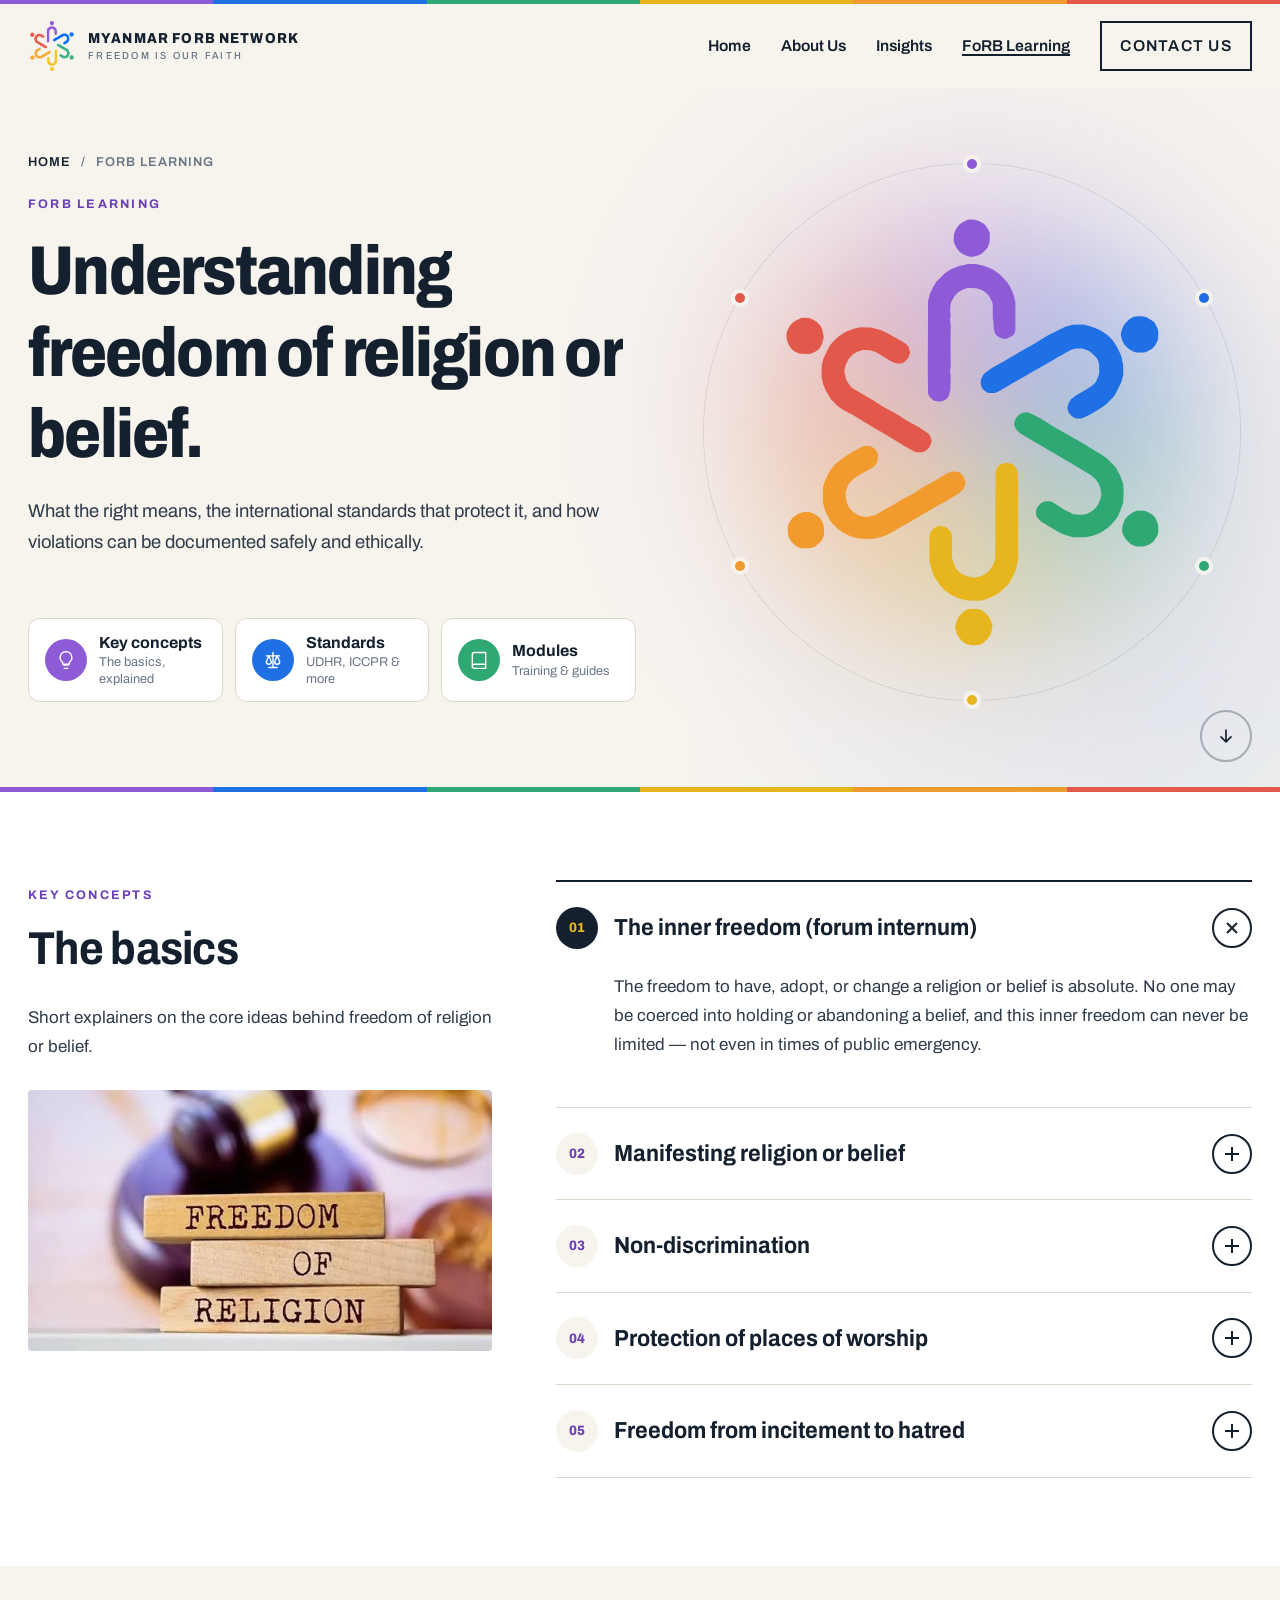
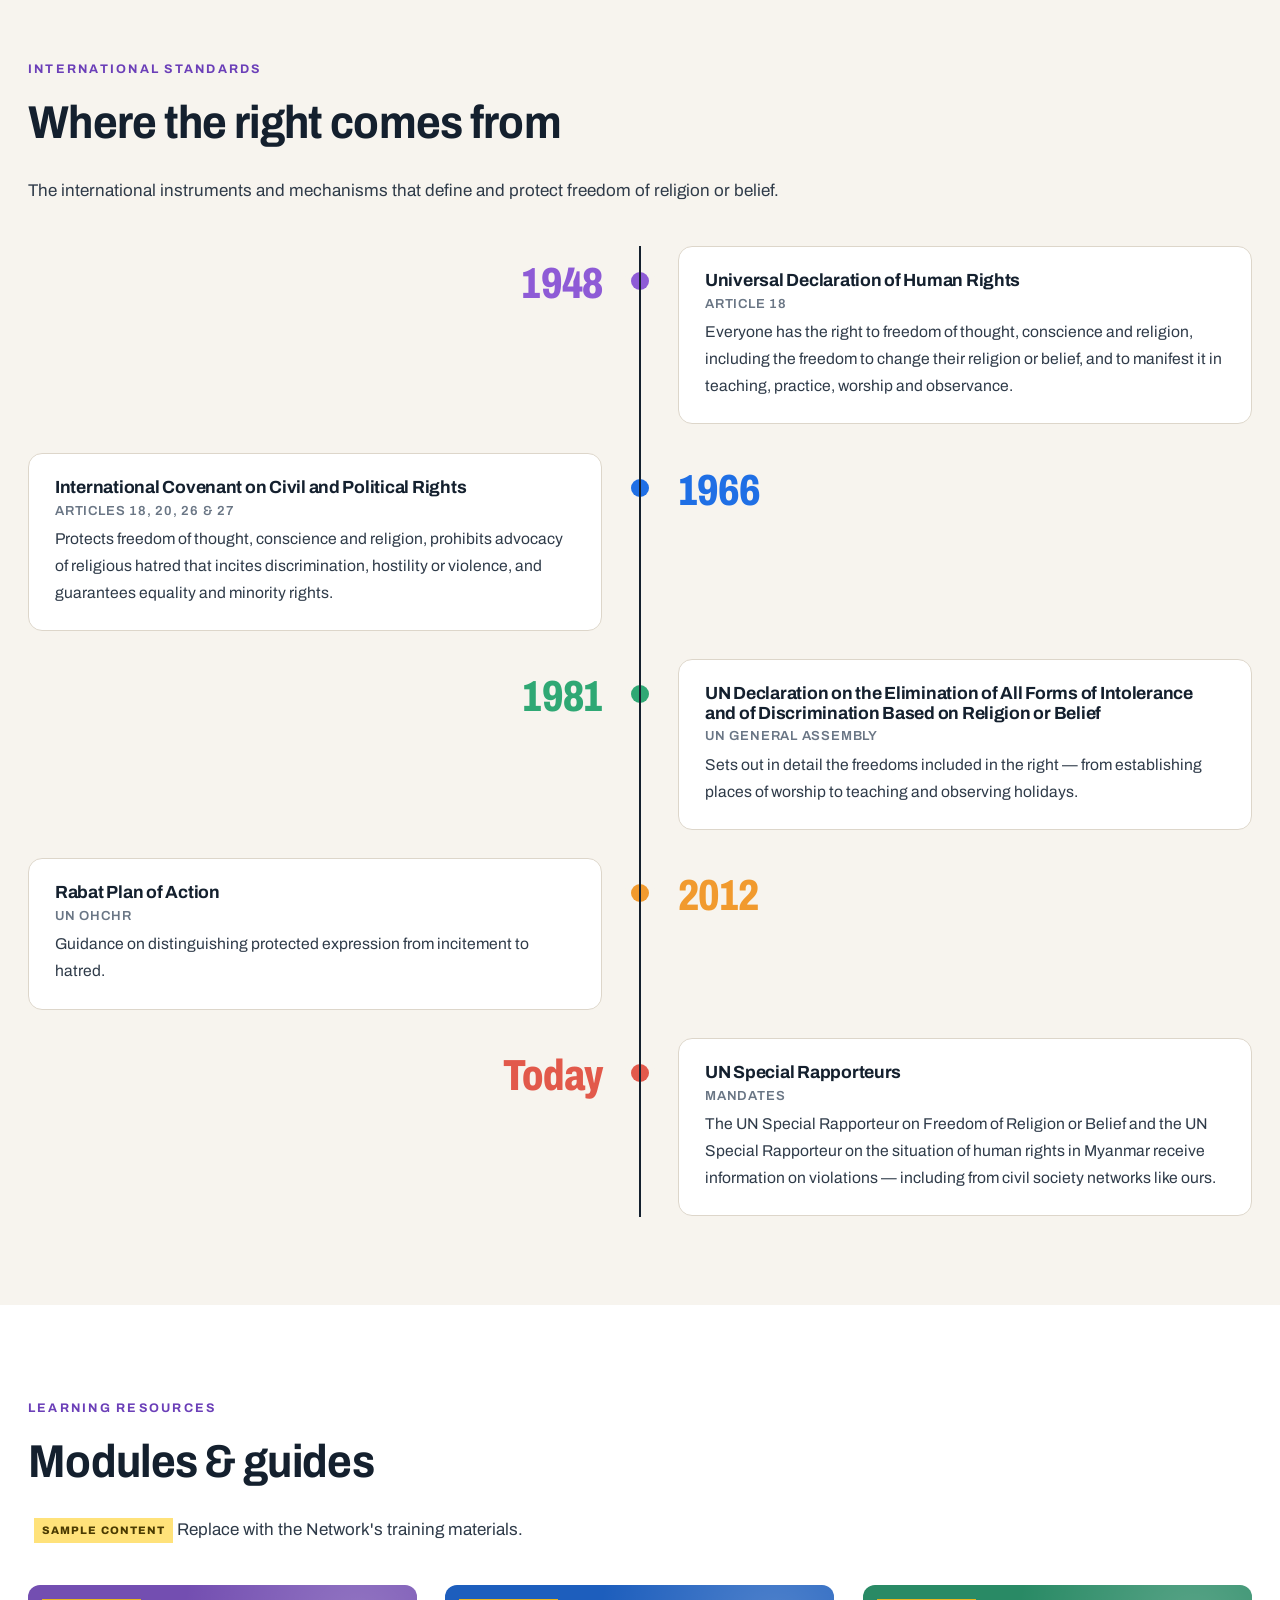
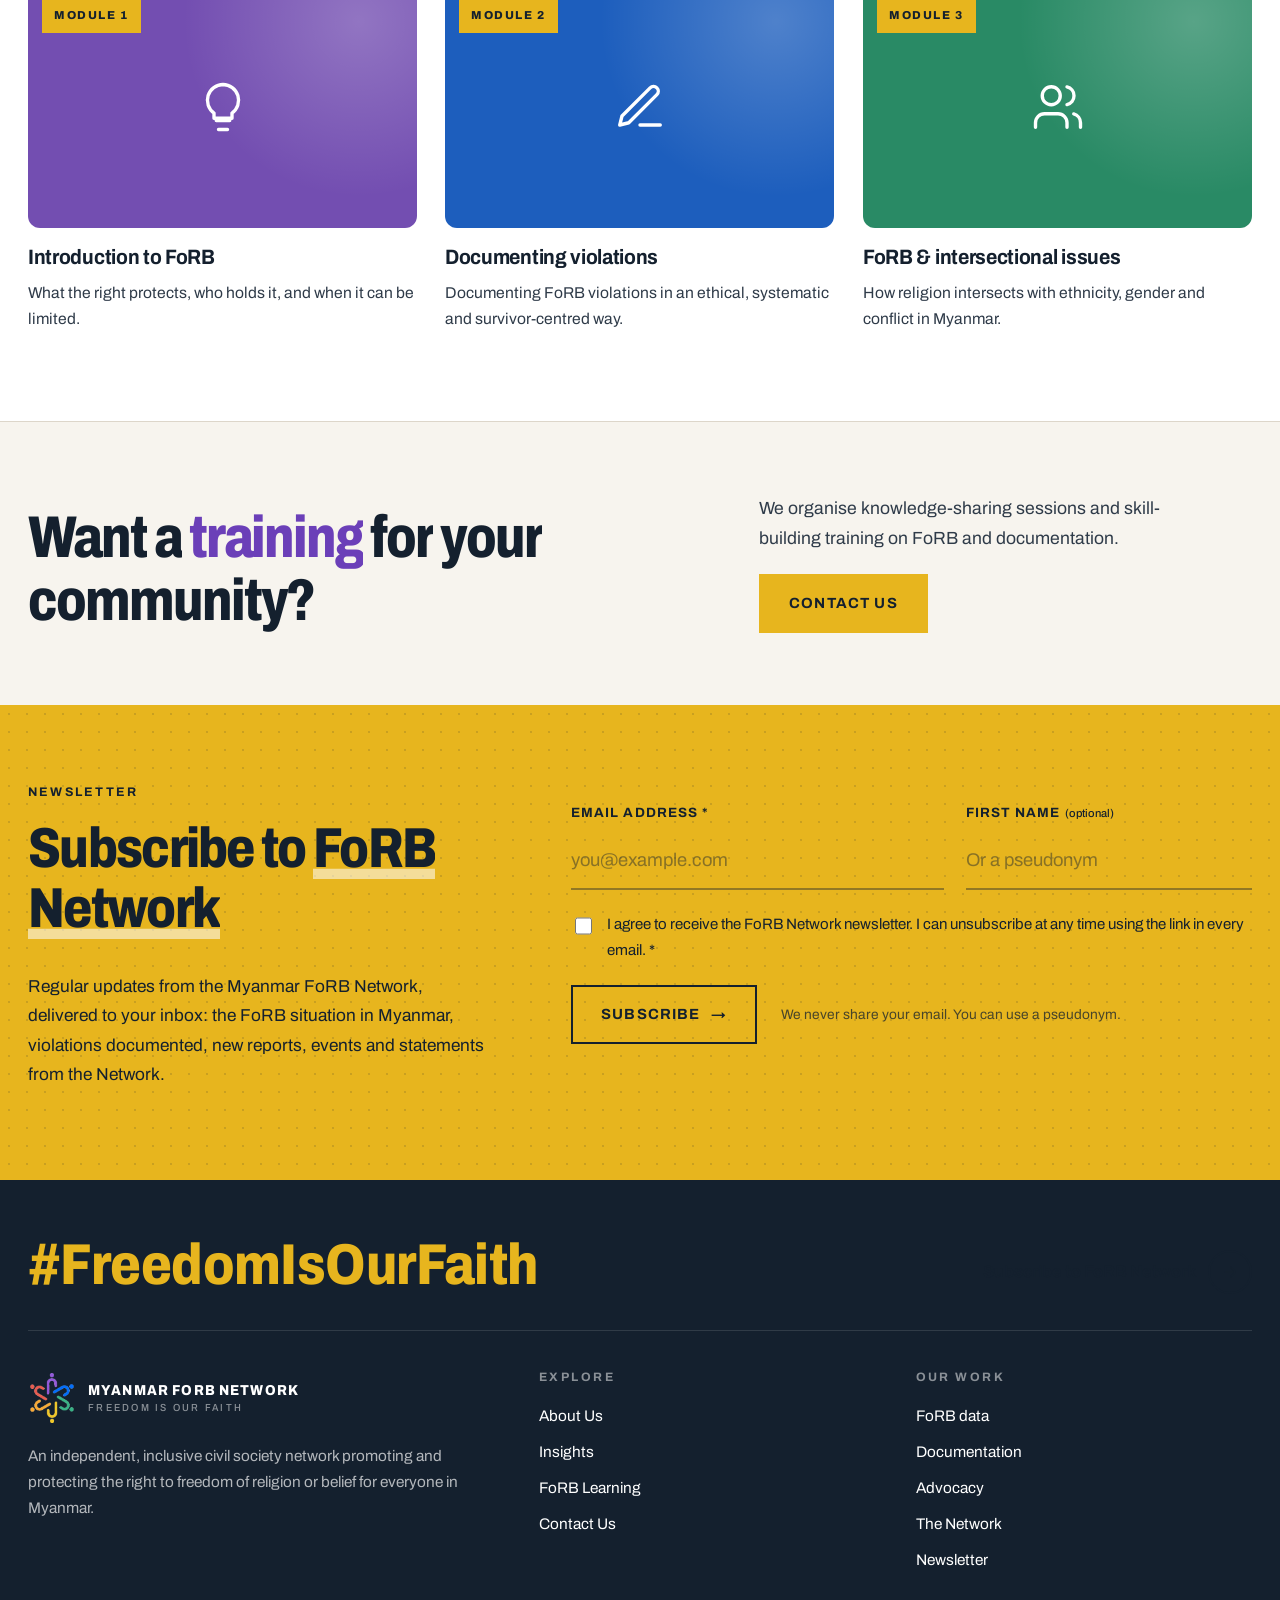
<file: docs/learning.html>
<!doctype html>
<html lang="en">
<head>
  <meta charset="utf-8">
  <meta name="viewport" content="width=device-width, initial-scale=1">
  <title>FoRB Learning — Myanmar FoRB Network</title>
  <meta name="description" content="Learn what freedom of religion or belief means, the international standards that protect it, and how violations are documented.">
  <meta property="og:title" content="FoRB Learning — Myanmar FoRB Network">
  <meta property="og:description" content="Learn what freedom of religion or belief means, the international standards that protect it, and how violations are documented.">
  <meta property="og:image" content="assets/img/writing.jpg">
  <meta name="theme-color" content="#14202e">
  <link rel="icon" type="image/png" href="assets/img/logo-mark.png">
  <script>document.documentElement.className+=" js is-entering";setTimeout(function(){var r=document.documentElement;if(r.classList.contains("is-entering")){r.classList.remove("is-entering");r.classList.add("is-entered")}},2500);</script>
  <link rel="preconnect" href="https://fonts.googleapis.com">
  <link rel="preconnect" href="https://fonts.gstatic.com" crossorigin>
  <link href="https://fonts.googleapis.com/css2?family=Archivo:wdth,wght@62..125,400..800&family=Source+Serif+4:opsz,wght@8..60,400;8..60,600&display=swap" rel="stylesheet">
  <link rel="stylesheet" href="assets/css/styles.css?v=d6231416">
</head>
<body>
<div class="curtain" aria-hidden="true"><span></span><span></span><span></span><span></span><span></span><span></span></div>
<a class="skip-link" href="#main">Skip to content</a>
<div class="band" aria-hidden="true"></div>
<header class="site-header">
  <div class="wrap">
    <a class="brand" href="index.html" aria-label="Myanmar FoRB Network — Home">
      <img src="assets/img/logo-mark.png" alt="" width="48" height="53">
      <span class="brand-name">Myanmar FoRB Network<span class="brand-tag">FREEDOM IS OUR FAITH</span></span>
    </a>
    <nav class="nav" aria-label="Main">
      <ul>
        <li><a class="u-link u-link--fade" href="index.html">Home</a></li>
        <li><a class="u-link u-link--fade" href="about.html">About Us</a></li>
        <li><a class="u-link u-link--fade" href="insights.html">Insights</a></li>
        <li><a class="u-link u-link--fade" href="learning.html" aria-current="page">FoRB Learning</a></li>
        <li><a class="btn btn--sm" href="contact.html">Contact Us</a></li>
      </ul>
    </nav>
    <button class="burger" aria-expanded="false" aria-controls="m-menu" aria-label="Open menu"><span></span><span></span><span></span></button>
  </div>
</header>

<div class="m-menu" id="m-menu" aria-hidden="true" role="dialog" aria-label="Menu">
  <div class="m-menu__top">
    <span class="m-menu__title">Menu</span>
    <button class="m-menu__close" aria-label="Close menu"></button>
  </div>
  <nav aria-label="Mobile">
    <ul>
      <li><a href="index.html">Home</a></li>
      <li><a href="about.html">About Us</a></li>
      <li><a href="insights.html">Insights</a></li>
      <li><a href="learning.html" aria-current="page">FoRB Learning</a></li>
      <li><a href="contact.html">Contact Us</a></li>
    </ul>
  </nav>
  <div class="m-menu__foot">
    <span class="hashtag">#FreedomIsOurFaith</span>
    <img src="assets/img/logo-mark.png" alt="" width="40" height="44">
  </div>
</div>

<main id="main">

  <!-- ============ HERO: text + spinning logo ============ -->
  <section class="page-hero page-hero--logo" aria-labelledby="page-title">
    <div class="wrap page-hero__inner">
      <nav class="crumbs" aria-label="Breadcrumb" data-effect="fade"><a href="index.html">Home</a><span aria-hidden="true">/</span><span aria-current="page">FoRB Learning</span></nav>
      <span class="eyebrow" data-effect="fade">FoRB Learning</span>
      <h1 class="rise" id="page-title">Understanding freedom of religion or belief.</h1>
      <p class="page-hero__lead" data-effect="slide-bottom" data-delay="2">What the right means, the international standards that protect it, and how violations can be documented safely and ethically.</p>
      <ul class="hero-chips stagger" data-effect="slide-bottom" data-delay="3" aria-label="What you will learn">
        <li style="--c:var(--c-purple)"><span class="hero-chips__ic"><svg viewBox="0 0 24 24" fill="none" stroke="currentColor" stroke-width="1.7" stroke-linecap="round" stroke-linejoin="round" aria-hidden="true"><path d="M9 18h6M10 22h4"/><path d="M12 2a7 7 0 0 0-4 12.7V17h8v-2.3A7 7 0 0 0 12 2z"/></svg></span><span><b>Key concepts</b><small>The basics, explained</small></span></li>
        <li style="--c:var(--c-blue)"><span class="hero-chips__ic"><svg viewBox="0 0 24 24" fill="none" stroke="currentColor" stroke-width="1.7" stroke-linecap="round" stroke-linejoin="round" aria-hidden="true"><path d="M12 3v18M7 21h10M4 7h16"/><path d="m7 7-3 7a3 3 0 0 0 6 0zM17 7l-3 7a3 3 0 0 0 6 0z"/></svg></span><span><b>Standards</b><small>UDHR, ICCPR &amp; more</small></span></li>
        <li style="--c:var(--c-green)"><span class="hero-chips__ic"><svg viewBox="0 0 24 24" fill="none" stroke="currentColor" stroke-width="1.7" stroke-linecap="round" stroke-linejoin="round" aria-hidden="true"><path d="M4 19.5A2.5 2.5 0 0 1 6.5 17H20V3H6.5A2.5 2.5 0 0 0 4 5.5z"/><path d="M4 19.5A2.5 2.5 0 0 0 6.5 22H20v-5"/></svg></span><span><b>Modules</b><small>Training &amp; guides</small></span></li>
      </ul>
      <div class="hero-logo" aria-hidden="true">
        <span class="hero-logo__glow"></span>
        <span class="hero-logo__orbit"><i></i><i></i><i></i><i></i><i></i><i></i></span>
        <div class="hero-logo__spin"><svg class="lg" viewBox="-162 -162 324 324" aria-hidden="true" focusable="false"><g class="lg-fig" style="--c:var(--c-purple);--a:-94deg;--i:0"><path fill="var(--c)" d="M8.6 -123.6 5.4 -124.1 2.6 -124.9 -3.4 -124.9 -6.2 -124.2 -9.4 -123.7 -15.9 -121.0 -20.6 -117.9 -26.8 -111.7 -29.2 -107.7 -31.6 -102.7 -32.7 -98.3 -32.9 -96.7 -33.1 -44.0 -32.9 -29.3 -32.6 -27.8 -31.8 -26.5 -29.9 -24.5 -28.2 -23.4 -25.6 -23.0 -23.6 -23.0 -21.4 -23.5 -19.5 -24.5 -18.4 -25.5 -17.5 -27.2 -16.3 -31.8 -16.1 -42.0 -16.6 -45.7 -16.1 -49.3 -16.2 -62.7 -16.1 -79.3 -16.6 -83.7 -16.1 -87.2 -16.6 -90.8 -16.0 -95.8 -15.4 -97.3 -13.5 -100.8 -10.7 -103.7 -7.4 -105.8 -4.2 -106.9 -2.8 -107.1 2.9 -107.0 6.4 -105.8 8.8 -104.5 10.6 -103.0 12.6 -100.8 14.9 -96.2 15.1 -94.5 15.1 -84.8 15.7 -81.3 15.9 -76.7 16.4 -74.3 17.4 -72.5 18.6 -71.3 20.3 -70.4 22.8 -69.4 24.6 -69.3 26.6 -70.0 29.7 -71.6 30.7 -72.7 31.6 -74.5 31.9 -76.8 31.9 -96.3 30.7 -101.5 29.3 -105.3 27.6 -108.7 25.5 -111.8 20.6 -116.9 15.2 -120.9ZM-2.4 -157.9 -4.4 -157.3 -7.6 -155.7 -9.7 -154.0 -11.5 -151.8 -12.6 -150.0 -13.7 -147.2 -13.9 -141.8 -13.4 -140.2 -11.7 -136.7 -10.4 -135.0 -8.4 -133.1 -6.1 -131.7 -2.6 -130.5 -1.2 -130.2 0.6 -130.2 4.6 -131.4 6.4 -132.3 8.7 -134.2 11.1 -136.8 11.8 -138.2 12.8 -141.2 12.9 -147.3 12.5 -148.8 11.4 -151.0 9.7 -153.6 8.4 -154.8 4.9 -156.8 0.8 -157.9Z"/></g><g class="lg-fig" style="--c:var(--c-blue);--a:-34deg;--i:1"><path fill="var(--c)" d="M111.8 -50.8 111.1 -53.2 110.7 -55.5 109.7 -58.3 107.1 -63.7 103.9 -68.5 100.2 -72.2 94.8 -75.7 90.9 -77.5 87.4 -78.7 82.2 -80.0 74.4 -79.9 68.9 -78.4 56.1 -72.0 43.1 -64.1 38.8 -61.8 30.8 -57.0 26.8 -54.9 24.1 -53.1 14.2 -47.5 9.6 -44.3 7.9 -42.6 6.3 -39.3 6.2 -35.7 6.6 -34.2 7.7 -32.2 8.8 -31.0 10.1 -30.1 11.4 -29.5 12.8 -29.2 15.9 -29.2 17.4 -29.5 21.4 -31.4 29.1 -36.1 40.2 -42.3 42.9 -44.1 59.4 -53.4 62.2 -55.2 66.2 -57.3 69.1 -59.1 73.1 -61.2 75.8 -62.1 80.2 -62.2 82.1 -62.0 85.1 -61.0 87.1 -60.1 88.7 -58.8 91.4 -56.2 92.8 -54.3 93.8 -51.5 94.0 -50.2 94.1 -44.3 93.7 -42.5 91.9 -38.0 90.8 -36.5 89.4 -35.1 85.4 -32.3 77.1 -27.5 73.3 -24.8 71.7 -22.3 70.4 -18.5 70.5 -17.5 71.5 -14.5 73.6 -12.1 75.1 -11.1 76.9 -10.4 80.6 -10.3 82.4 -10.9 88.4 -13.9 95.1 -17.9 99.1 -20.7 105.1 -26.8 108.2 -32.5 110.7 -38.0 111.9 -43.0ZM119.8 -85.8 117.9 -84.9 116.4 -83.9 113.6 -81.2 112.3 -79.5 111.4 -77.7 110.2 -74.0 110.1 -72.2 110.4 -70.5 111.5 -67.3 112.7 -65.2 114.8 -62.9 116.6 -61.4 119.8 -59.8 121.4 -59.3 126.6 -59.2 128.4 -59.5 133.1 -61.9 134.8 -63.5 135.9 -65.2 137.4 -68.2 137.8 -69.5 137.9 -74.7 137.6 -76.5 135.9 -80.0 135.0 -81.5 133.7 -82.6 129.9 -85.0 127.9 -85.8 125.4 -86.1 122.8 -86.1Z"/></g><g class="lg-fig" style="--c:var(--c-green);--a:26deg;--i:2"><path fill="var(--c)" d="M121.9 58.1 119.9 58.9 117.1 60.5 115.1 62.2 113.3 64.3 112.4 66.2 111.3 69.5 111.1 71.3 111.2 74.0 112.2 76.7 113.5 78.8 115.4 81.0 117.9 83.1 119.2 83.8 122.1 84.7 127.1 84.7 131.2 83.1 133.7 81.5 135.1 79.8 136.9 77.0 137.8 74.8 137.9 72.5 137.8 68.7 136.6 65.5 135.6 63.3 134.4 61.9 132.7 60.5 130.4 59.2 127.4 58.2 125.2 58.0ZM35.3 -13.6 33.8 -12.3 32.5 -10.8 31.6 -9.0 31.2 -7.5 31.1 -5.7 31.5 -4.2 32.4 -2.3 33.7 -0.8 35.1 0.4 38.4 2.5 88.1 31.7 91.5 35.0 93.3 37.5 94.8 40.8 95.5 44.7 95.6 46.0 94.8 50.0 93.7 52.5 92.4 54.7 90.9 56.5 89.1 58.1 84.8 60.5 83.1 60.9 79.8 61.1 74.9 60.7 68.6 57.5 59.6 51.8 57.4 51.0 54.9 51.0 52.9 51.4 50.9 52.5 49.1 54.3 47.6 56.5 47.2 58.2 47.2 60.7 47.6 62.2 48.6 63.8 51.4 66.5 64.1 74.0 67.4 75.6 74.4 77.8 84.2 77.8 89.2 76.6 92.8 75.4 95.9 73.9 100.8 70.5 105.0 66.3 107.8 62.3 109.6 58.5 111.8 52.3 112.2 44.8 111.8 37.8 109.5 31.8 106.1 25.7 99.9 19.4 95.9 16.5 80.6 7.3 61.9 -3.2 51.2 -9.9 44.1 -13.7 41.4 -14.8 39.8 -15.0 37.9 -14.8Z"/></g><g class="lg-fig" style="--c:var(--c-yellow);--a:86deg;--i:3"><path fill="var(--c)" d="M-3.2 131.2 -5.4 132.2 -7.1 133.5 -10.0 136.5 -11.3 138.7 -12.8 144.3 -11.7 149.2 -10.8 151.0 -9.8 152.5 -7.1 155.3 -5.4 156.5 -2.4 157.6 -0.6 157.9 1.9 157.9 5.4 157.5 7.2 156.7 8.6 155.7 11.4 153.0 12.7 151.3 13.7 149.2 14.8 144.8 14.9 143.7 14.6 142.3 13.5 139.2 12.3 137.0 9.7 134.2 7.6 132.3 5.6 131.4 4.1 131.0 0.4 130.9ZM29.2 23.3 25.4 22.5 21.4 23.4 20.1 24.4 18.8 25.8 17.8 27.5 17.2 29.0 17.0 92.8 16.8 94.3 15.3 98.5 12.8 102.2 11.7 103.4 8.6 105.6 6.8 106.6 1.2 107.8 -4.2 106.7 -8.4 104.7 -10.4 103.0 -12.0 101.0 -13.7 97.7 -14.9 94.0 -15.1 92.2 -15.1 76.7 -15.7 74.8 -16.9 72.7 -18.3 71.2 -19.6 70.4 -23.4 69.3 -24.4 69.3 -27.2 70.3 -28.6 71.1 -30.3 73.0 -31.5 75.2 -31.9 77.5 -31.9 95.2 -30.7 100.3 -28.7 106.2 -24.1 113.2 -20.4 117.0 -18.9 118.3 -15.8 120.4 -11.8 122.4 -8.2 123.6 -3.6 124.7 4.6 124.8 7.1 124.6 13.9 122.3 17.4 120.6 21.1 118.1 26.2 113.2 27.8 111.0 31.5 103.8 32.7 100.2 33.9 94.7 33.9 31.2 33.7 29.5 32.4 26.2 30.9 24.4Z"/></g><g class="lg-fig" style="--c:var(--c-orange);--a:146deg;--i:4"><path fill="var(--c)" d="M-125.9 59.3 -129.1 60.3 -130.6 61.2 -133.4 63.4 -135.3 66.0 -136.4 68.2 -136.8 69.7 -137.0 73.0 -136.7 76.7 -136.0 78.3 -134.0 81.3 -131.6 83.7 -129.4 85.1 -127.8 85.7 -125.1 86.0 -121.9 86.0 -118.9 85.6 -116.9 84.8 -115.2 83.6 -112.3 80.7 -111.1 78.8 -110.4 77.2 -110.1 75.8 -110.0 72.7 -110.3 68.8 -111.4 66.2 -112.9 63.7 -114.3 62.4 -117.9 60.2 -121.2 59.1 -123.9 59.0ZM-110.9 52.3 -108.8 59.2 -105.4 65.7 -103.9 67.5 -100.1 71.3 -96.1 74.2 -90.6 77.0 -84.8 78.7 -76.8 79.0 -72.1 78.7 -67.6 77.6 -64.8 76.6 -59.1 73.9 -53.6 70.4 -46.4 66.4 -25.9 54.4 -20.6 51.6 -10.8 45.7 -7.9 43.4 -6.7 42.0 -5.3 38.8 -5.2 36.5 -5.7 34.8 -6.8 32.5 -7.9 31.1 -9.1 30.1 -10.4 29.4 -11.8 29.1 -14.6 29.0 -16.2 29.3 -18.2 30.2 -31.8 38.0 -34.6 39.4 -42.0 44.1 -44.0 45.6 -51.2 49.2 -59.9 54.5 -64.1 56.6 -72.1 61.3 -77.8 62.7 -79.9 62.5 -84.5 61.7 -88.8 58.6 -90.9 56.5 -91.9 55.0 -92.8 53.0 -93.9 49.0 -94.0 44.8 -93.8 43.5 -92.3 39.3 -91.2 37.7 -89.4 35.7 -86.9 33.5 -83.4 31.2 -76.8 27.7 -73.4 25.6 -71.8 24.0 -70.5 21.7 -70.1 19.5 -70.1 16.7 -70.7 14.7 -71.7 12.9 -73.4 11.3 -75.6 10.3 -77.2 10.0 -80.1 10.1 -81.9 10.7 -90.1 15.1 -96.7 19.5 -101.7 23.4 -105.2 27.8 -107.4 31.8 -109.3 35.7 -110.7 40.2 -110.9 42.2Z"/></g><g class="lg-fig" style="--c:var(--c-red);--a:-154deg;--i:5"><path fill="var(--c)" d="M-99.1 -71.3 -104.1 -66.5 -105.7 -64.5 -108.3 -59.5 -110.4 -55.0 -111.8 -49.7 -111.9 -40.8 -110.7 -35.8 -108.9 -31.2 -105.1 -24.8 -99.8 -19.4 -95.8 -16.6 -89.6 -13.4 -71.6 -2.5 -66.9 -0.0 -49.8 10.4 -42.9 14.3 -41.1 14.8 -37.4 14.7 -35.8 14.2 -33.8 13.0 -31.6 10.7 -30.3 6.7 -30.4 5.5 -31.4 2.7 -32.6 0.9 -39.6 -3.8 -49.1 -9.1 -56.6 -13.8 -68.1 -20.2 -73.4 -23.7 -88.9 -32.8 -90.5 -34.3 -93.1 -38.2 -93.8 -40.0 -94.9 -44.5 -94.9 -46.5 -93.9 -50.2 -91.9 -54.2 -90.7 -55.8 -88.7 -57.7 -85.4 -59.8 -81.2 -61.1 -76.1 -61.0 -72.4 -59.8 -69.8 -58.5 -61.4 -53.4 -58.1 -51.7 -55.9 -51.1 -53.1 -51.1 -51.6 -51.5 -50.3 -52.4 -48.2 -54.5 -47.3 -56.0 -46.3 -58.8 -46.3 -59.8 -47.3 -63.2 -47.9 -64.3 -49.3 -65.6 -52.1 -67.5 -62.9 -73.6 -67.6 -75.7 -75.2 -77.9 -83.1 -78.0 -88.1 -76.8 -94.6 -74.2ZM-127.1 -84.8 -131.9 -82.4 -134.1 -80.5 -135.6 -78.7 -137.0 -76.0 -137.8 -74.0 -137.9 -70.7 -137.7 -68.7 -136.5 -65.5 -135.0 -63.0 -133.7 -61.4 -132.1 -60.2 -129.1 -58.7 -127.8 -58.3 -121.8 -58.2 -119.9 -58.4 -116.9 -59.7 -114.8 -61.0 -113.3 -62.5 -111.6 -65.3 -110.2 -70.5 -111.3 -76.2 -112.2 -78.2 -113.2 -79.7 -115.4 -81.9 -117.1 -83.0 -119.9 -84.4 -121.4 -84.9 -125.4 -85.0Z"/></g></svg></div>
      </div>
    </div>
    <button class="scroll-cue" type="button" aria-label="Scroll to content"><span><svg viewBox="0 0 24 24" fill="none" stroke="currentColor" stroke-width="2" stroke-linecap="round" stroke-linejoin="round" aria-hidden="true"><path d="M12 5v14M6 13l6 6 6-6"/></svg></span></button>
    <div class="page-hero__band" aria-hidden="true"></div>
  </section>

  <!-- ============ KEY CONCEPTS ============ -->
  <section class="section section--white">
    <div class="wrap split split--top split--wide-right">
      <div>
        <span class="eyebrow" data-effect="fade">Key concepts</span>
        <h2 class="rise">The basics</h2>
        <p data-effect="slide-bottom">Short explainers on the core ideas behind freedom of religion or belief.</p>
        <figure class="figure concepts-fig" data-effect="mask" style="aspect-ratio:16/9">
          <img src="assets/img/freedom-blocks.webp" alt="Wooden blocks spelling 'Freedom of Religion' in front of a judge's gavel" width="591" height="338" loading="lazy">
        </figure>
      </div>
      <div class="accordion" data-effect="slide-bottom">
        <details open>
          <summary>The inner freedom (forum internum)</summary>
          <div class="acc-body"><p>The freedom to have, adopt, or change a religion or belief is absolute. No one may be coerced into holding or abandoning a belief, and this inner freedom can never be limited — not even in times of public emergency.</p></div>
        </details>
        <details>
          <summary>Manifesting religion or belief</summary>
          <div class="acc-body"><p>Worship, observance, practice and teaching — alone or with others, in public or private. This outward expression can only be limited by law, and only when necessary to protect public safety, order, health, morals or the fundamental rights of others.</p></div>
        </details>
        <details>
          <summary>Non-discrimination</summary>
          <div class="acc-body"><p>No one should be discriminated against by the State or anyone else because of their religion or belief. Religious minorities have the same rights as majority communities.</p></div>
        </details>
        <details>
          <summary>Protection of places of worship</summary>
          <div class="acc-body"><p>Religious buildings and sites are protected under international human rights law and, during armed conflict, under international humanitarian law. Deliberately attacking them, or using them for military purposes, can amount to serious violations.</p></div>
        </details>
        <details>
          <summary>Freedom from incitement to hatred</summary>
          <div class="acc-body"><p>Advocacy of religious hatred that constitutes incitement to discrimination, hostility or violence must be prohibited by law — while protecting freedom of expression.</p></div>
        </details>
      </div>
    </div>
  </section>

  <!-- ============ STANDARDS: timeline ============ -->
  <section class="section">
    <div class="wrap">
      <div class="section-head">
        <span class="eyebrow" data-effect="fade">International standards</span>
        <h2 class="rise">Where the right comes from</h2>
        <p data-effect="slide-bottom">The international instruments and mechanisms that define and protect freedom of religion or belief.</p>
      </div>
      <ol class="std-tl">
        <li class="std" style="--c:var(--c-purple)">
          <span class="std__year">1948</span>
          <div class="std__card"><h3>Universal Declaration of Human Rights<small>Article 18</small></h3><p>Everyone has the right to freedom of thought, conscience and religion, including the freedom to change their religion or belief, and to manifest it in teaching, practice, worship and observance.</p></div>
        </li>
        <li class="std" style="--c:var(--c-blue)">
          <span class="std__year">1966</span>
          <div class="std__card"><h3>International Covenant on Civil and Political Rights<small>Articles 18, 20, 26 &amp; 27</small></h3><p>Protects freedom of thought, conscience and religion, prohibits advocacy of religious hatred that incites discrimination, hostility or violence, and guarantees equality and minority rights.</p></div>
        </li>
        <li class="std" style="--c:var(--c-green)">
          <span class="std__year">1981</span>
          <div class="std__card"><h3>UN Declaration on the Elimination of All Forms of Intolerance and of Discrimination Based on Religion or Belief<small>UN General Assembly</small></h3><p>Sets out in detail the freedoms included in the right — from establishing places of worship to teaching and observing holidays.</p></div>
        </li>
        <li class="std" style="--c:var(--c-orange)">
          <span class="std__year">2012</span>
          <div class="std__card"><h3>Rabat Plan of Action<small>UN OHCHR</small></h3><p>Guidance on distinguishing protected expression from incitement to hatred.</p></div>
        </li>
        <li class="std" style="--c:var(--c-red)">
          <span class="std__year">Today</span>
          <div class="std__card"><h3>UN Special Rapporteurs<small>Mandates</small></h3><p>The UN Special Rapporteur on Freedom of Religion or Belief and the UN Special Rapporteur on the situation of human rights in Myanmar receive information on violations — including from civil society networks like ours.</p></div>
        </li>
      </ol>
    </div>
  </section>

  <!-- ============ RESOURCES ============ -->
  <section class="section section--white">
    <div class="wrap">
      <div class="section-head">
        <span class="eyebrow" data-effect="fade">Learning resources</span>
        <h2 class="rise">Modules &amp; guides</h2>
        <p data-effect="slide-bottom"><span class="placeholder-flag">Sample content</span> Replace with the Network's training materials.</p>
      </div>
      <div class="cards">
        <a class="card" href="#" data-effect="slide-bottom">
          <div class="card__ph" style="--c:var(--c-purple)"><svg viewBox="0 0 24 24" fill="none" stroke="currentColor" stroke-width="1.5" stroke-linecap="round" stroke-linejoin="round" aria-hidden="true"><path d="M9 18h6M10 22h4"/><path d="M12 2a7 7 0 0 0-4 12.7V17h8v-2.3A7 7 0 0 0 12 2z"/></svg><span class="card__tag">Module 1</span></div>
          <h3><span class="u-link u-link--fade">Introduction to FoRB</span></h3>
          <p>What the right protects, who holds it, and when it can be limited.</p>
        </a>
        <a class="card" href="#" data-effect="slide-bottom" data-delay="1">
          <div class="card__ph" style="--c:var(--c-blue)"><svg viewBox="0 0 24 24" fill="none" stroke="currentColor" stroke-width="1.5" stroke-linecap="round" stroke-linejoin="round" aria-hidden="true"><path d="M12 20h9"/><path d="M16.5 3.5a2.1 2.1 0 0 1 3 3L7 19l-4 1 1-4z"/></svg><span class="card__tag">Module 2</span></div>
          <h3><span class="u-link u-link--fade">Documenting violations</span></h3>
          <p>Documenting FoRB violations in an ethical, systematic and survivor-centred way.</p>
        </a>
        <a class="card" href="#" data-effect="slide-bottom" data-delay="2">
          <div class="card__ph" style="--c:var(--c-green)"><svg viewBox="0 0 24 24" fill="none" stroke="currentColor" stroke-width="1.5" stroke-linecap="round" stroke-linejoin="round" aria-hidden="true"><path d="M16 21v-2a4 4 0 0 0-4-4H6a4 4 0 0 0-4 4v2"/><circle cx="9" cy="7" r="4"/><path d="M22 21v-2a4 4 0 0 0-3-3.9M16 3.1a4 4 0 0 1 0 7.8"/></svg><span class="card__tag">Module 3</span></div>
          <h3><span class="u-link u-link--fade">FoRB &amp; intersectional issues</span></h3>
          <p>How religion intersects with ethnicity, gender and conflict in Myanmar.</p>
        </a>
      </div>
    </div>
  </section>

  <!-- ============ CTA ============ -->
  <section class="big-cta">
    <div class="wrap">
      <h2 class="rise">Want a <em class="hl">training</em> for your community?</h2>
      <div class="big-cta__row" data-effect="slide-bottom">
        <p>We organise knowledge-sharing sessions and skill-building training on FoRB and documentation.</p>
        <div class="actions"><a class="btn btn--accent" href="contact.html">Contact us</a></div>
      </div>
    </div>
  </section>

</main>

<section class="newsletter" id="newsletter" aria-labelledby="nl-title">
  <div class="wrap newsletter__grid">
    <div>
      <span class="eyebrow">Newsletter</span>
      <h2 id="nl-title" class="rise">Subscribe to <em class="hl">FoRB Network</em></h2>
      <p data-effect="slide-bottom">Regular updates from the Myanmar FoRB Network, delivered to your inbox: the FoRB situation in Myanmar, violations documented, new reports, events and statements from the Network.</p>
    </div>
    <form class="nl-form" data-effect="slide-bottom" action="" method="post" target="_blank" novalidate>
      <div class="nl-row">
        <div class="field">
          <label for="nl-email">Email address *</label>
          <input id="nl-email" name="EMAIL" type="email" autocomplete="email" required placeholder="you@example.com">
        </div>
        <div class="field">
          <label for="nl-name">First name <small>(optional)</small></label>
          <input id="nl-name" name="FNAME" autocomplete="given-name" placeholder="Or a pseudonym">
        </div>
      </div>
      <div class="nl-hp" aria-hidden="true"><input type="text" name="b_hp" tabindex="-1" value="" autocomplete="off"></div>
      <label class="check"><input type="checkbox" name="consent" required> <span>I agree to receive the FoRB Network newsletter. I can unsubscribe at any time using the link in every email. *</span></label>
      <div class="nl-actions">
        <button class="btn" type="submit">Subscribe <span aria-hidden="true">→</span></button>
        <small>We never share your email. You can use a pseudonym.</small>
      </div>
      <p class="nl-status" role="status" aria-live="polite"></p>
    </form>
  </div>
</section>

<footer class="site-footer">
  <div class="wrap">
    <div class="footer-top">
      <span class="hashtag">#FreedomIsOurFaith</span>
      <a class="arrow-link" href="#newsletter">Subscribe to FoRB Network <span class="ar"><svg viewBox="0 0 24 24" fill="none" stroke="currentColor" stroke-width="2" stroke-linecap="round" stroke-linejoin="round"><path d="M5 12h14M13 6l6 6-6 6"/></svg></span></a>
    </div>
    <div class="footer-grid">
      <div>
        <a class="brand" href="index.html">
          <img src="assets/img/logo-mark.png" alt="" width="48" height="53">
          <span class="brand-name">Myanmar FoRB Network<span class="brand-tag">FREEDOM IS OUR FAITH</span></span>
        </a>
        <p>An independent, inclusive civil society network promoting and protecting the right to freedom of religion or belief for everyone in Myanmar.</p>
      </div>
      <div>
        <h4>Explore</h4>
        <ul>
          <li><a class="u-link u-link--fade" href="about.html">About Us</a></li>
          <li><a class="u-link u-link--fade" href="insights.html">Insights</a></li>
          <li><a class="u-link u-link--fade" href="learning.html">FoRB Learning</a></li>
          <li><a class="u-link u-link--fade" href="contact.html">Contact Us</a></li>
        </ul>
      </div>
      <div>
        <h4>Our work</h4>
        <ul>
          <li><a class="u-link u-link--fade" href="about.html#data">FoRB data</a></li>
          <li><a class="u-link u-link--fade" href="about.html#what-we-do">Documentation</a></li>
          <li><a class="u-link u-link--fade" href="about.html#what-we-do">Advocacy</a></li>
          <li><a class="u-link u-link--fade" href="about.html#network">The Network</a></li>
          <li><a class="u-link u-link--fade" href="#newsletter">Newsletter</a></li>
        </ul>
      </div>
    </div>
    <div class="footer-bottom">
      <span>© <span data-year>2026</span> Myanmar FoRB Network. All rights reserved.</span>
      <span>Freedom is our faith.</span>
    </div>
  </div>
</footer>

<button class="to-top" aria-label="Back to top"><svg viewBox="0 0 24 24" fill="none" stroke="currentColor" stroke-width="2" stroke-linecap="round" stroke-linejoin="round"><path d="M12 19V5M6 11l6-6 6 6"/></svg></button>

<script src="assets/js/main.js?v=b673600d"></script>
</body>
</html>
</file>
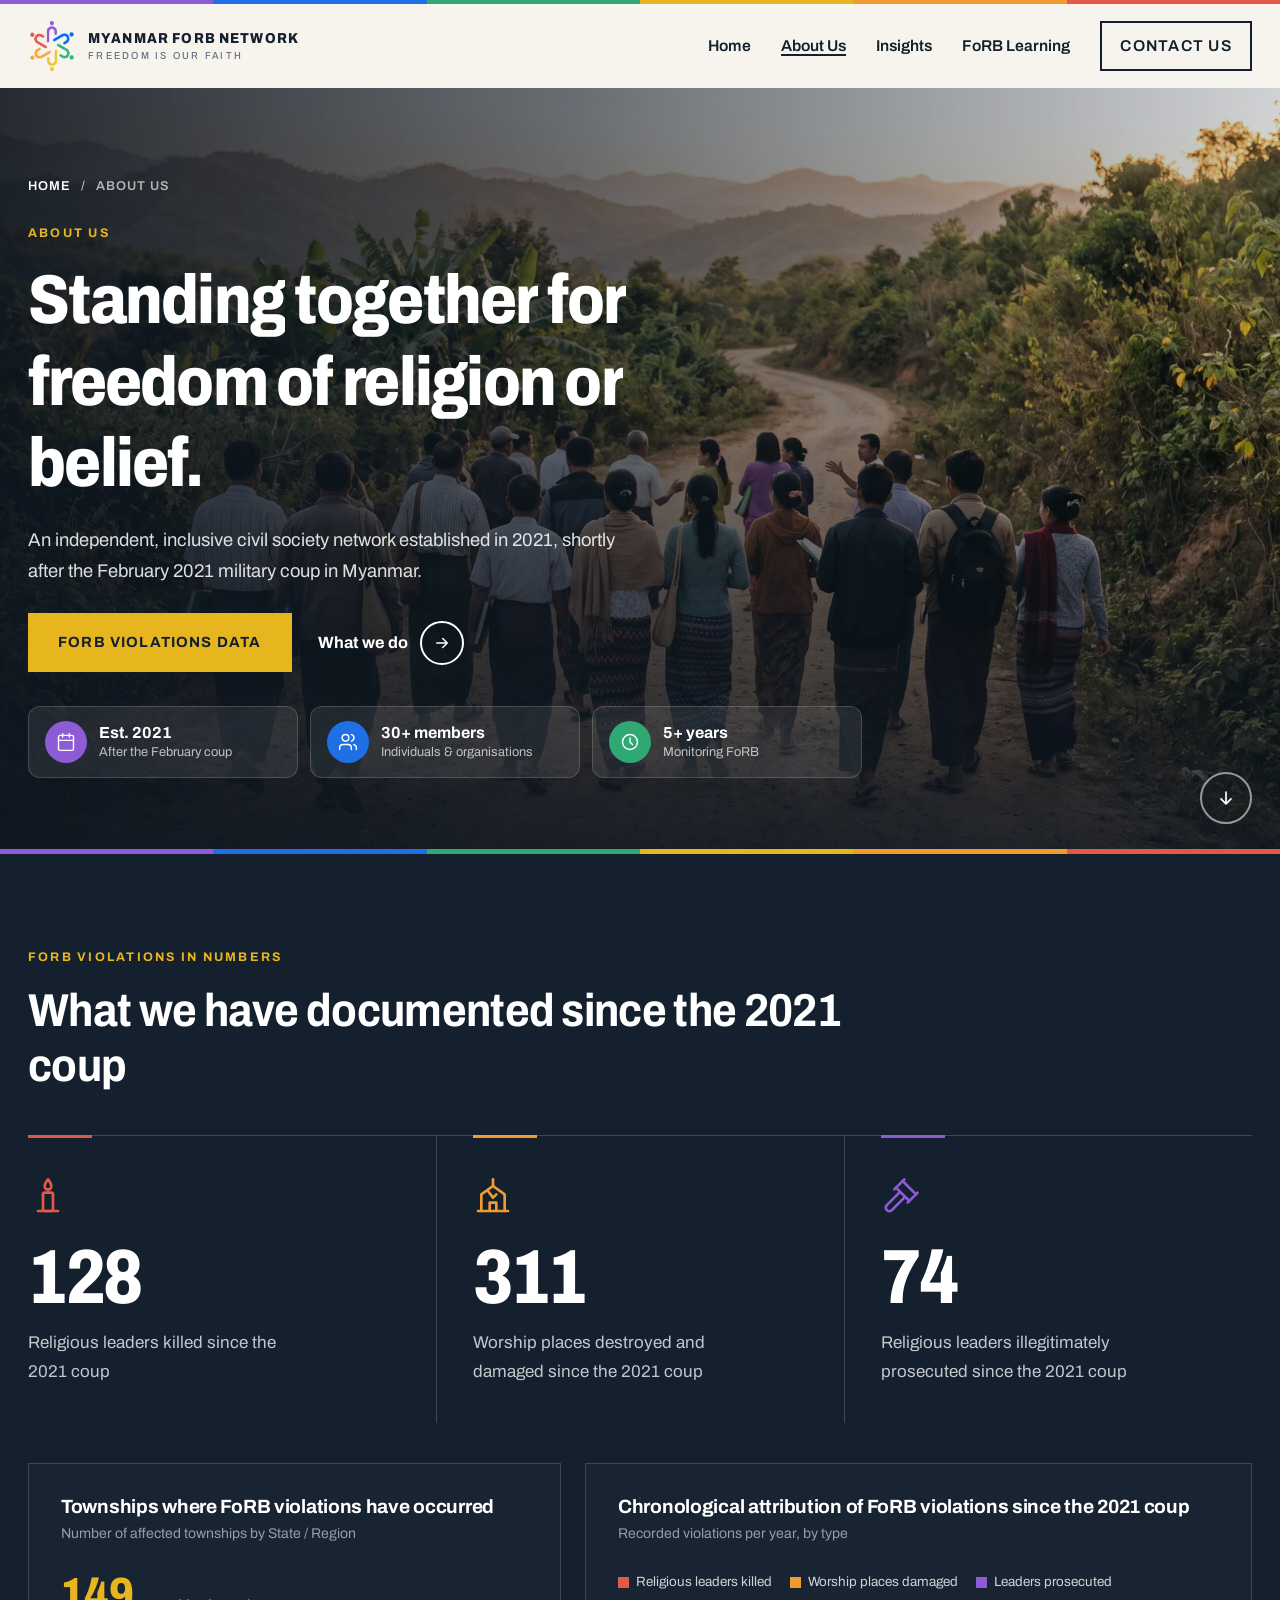
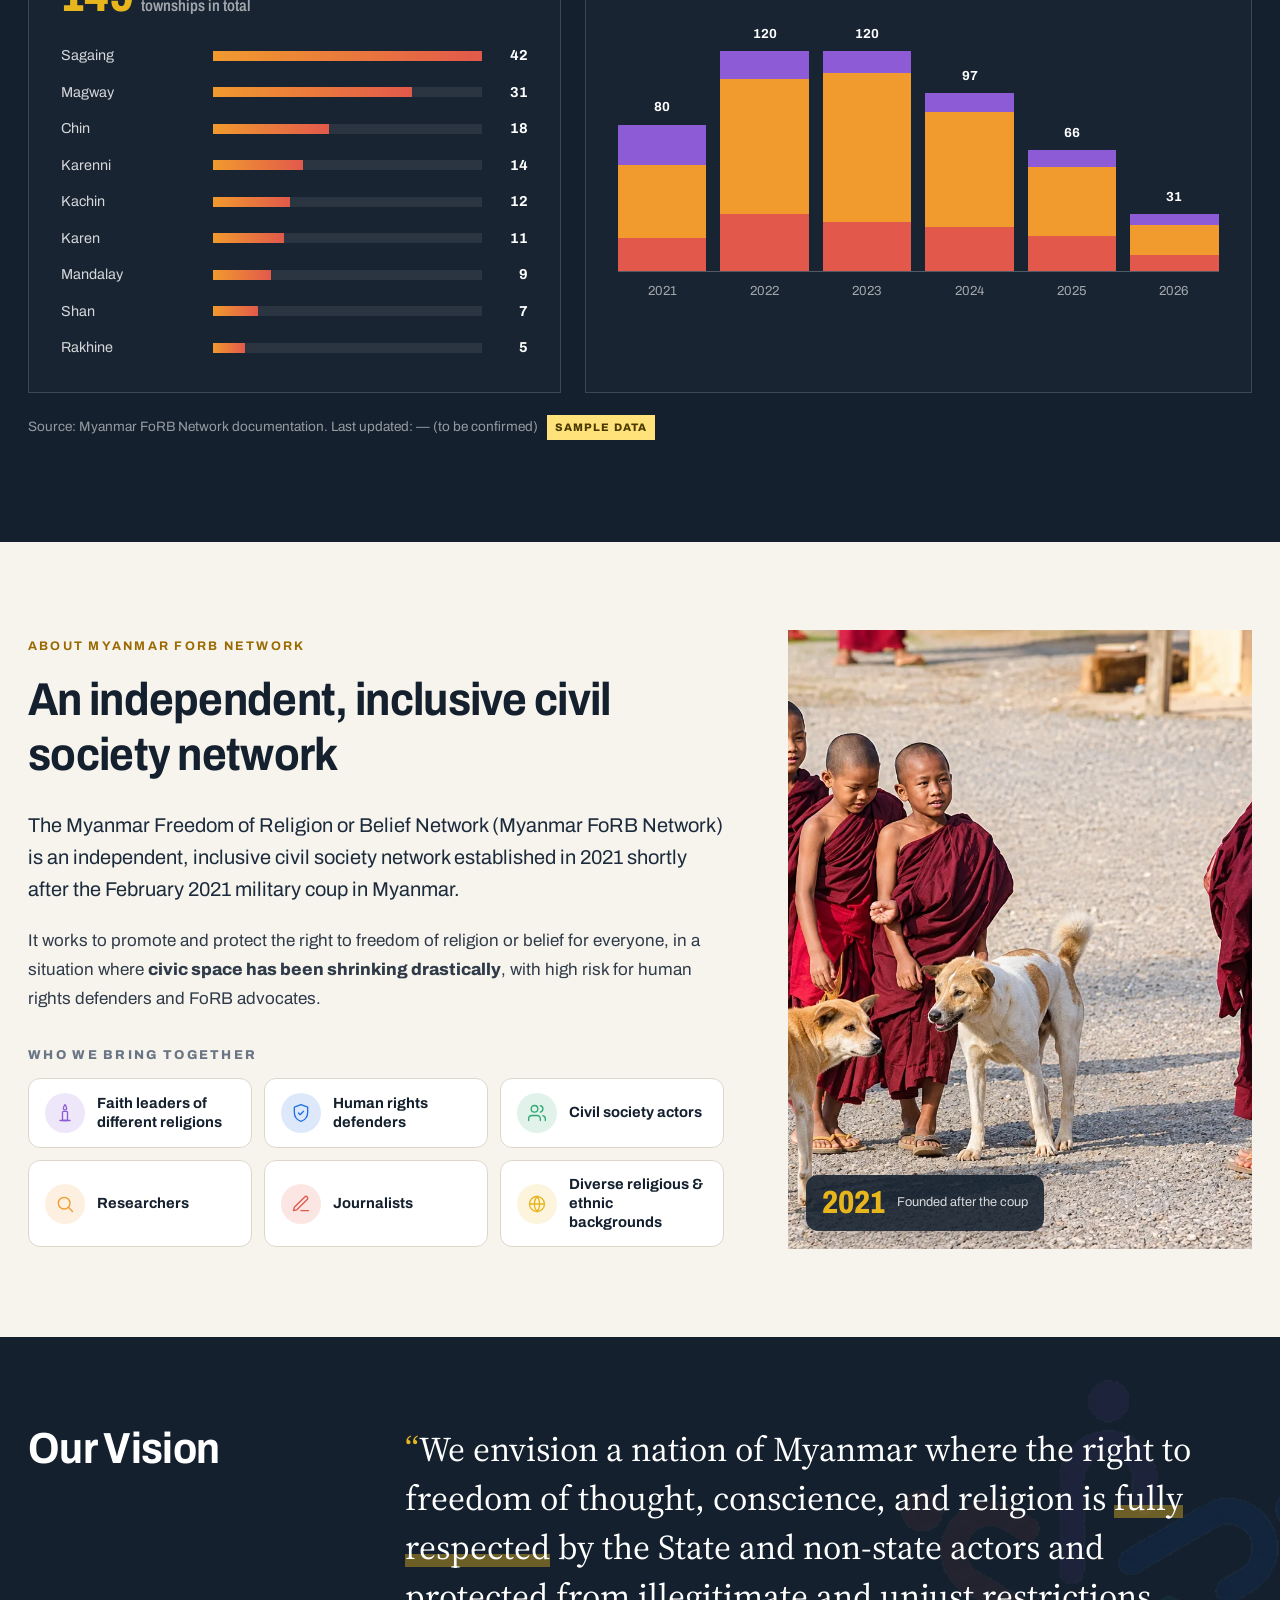
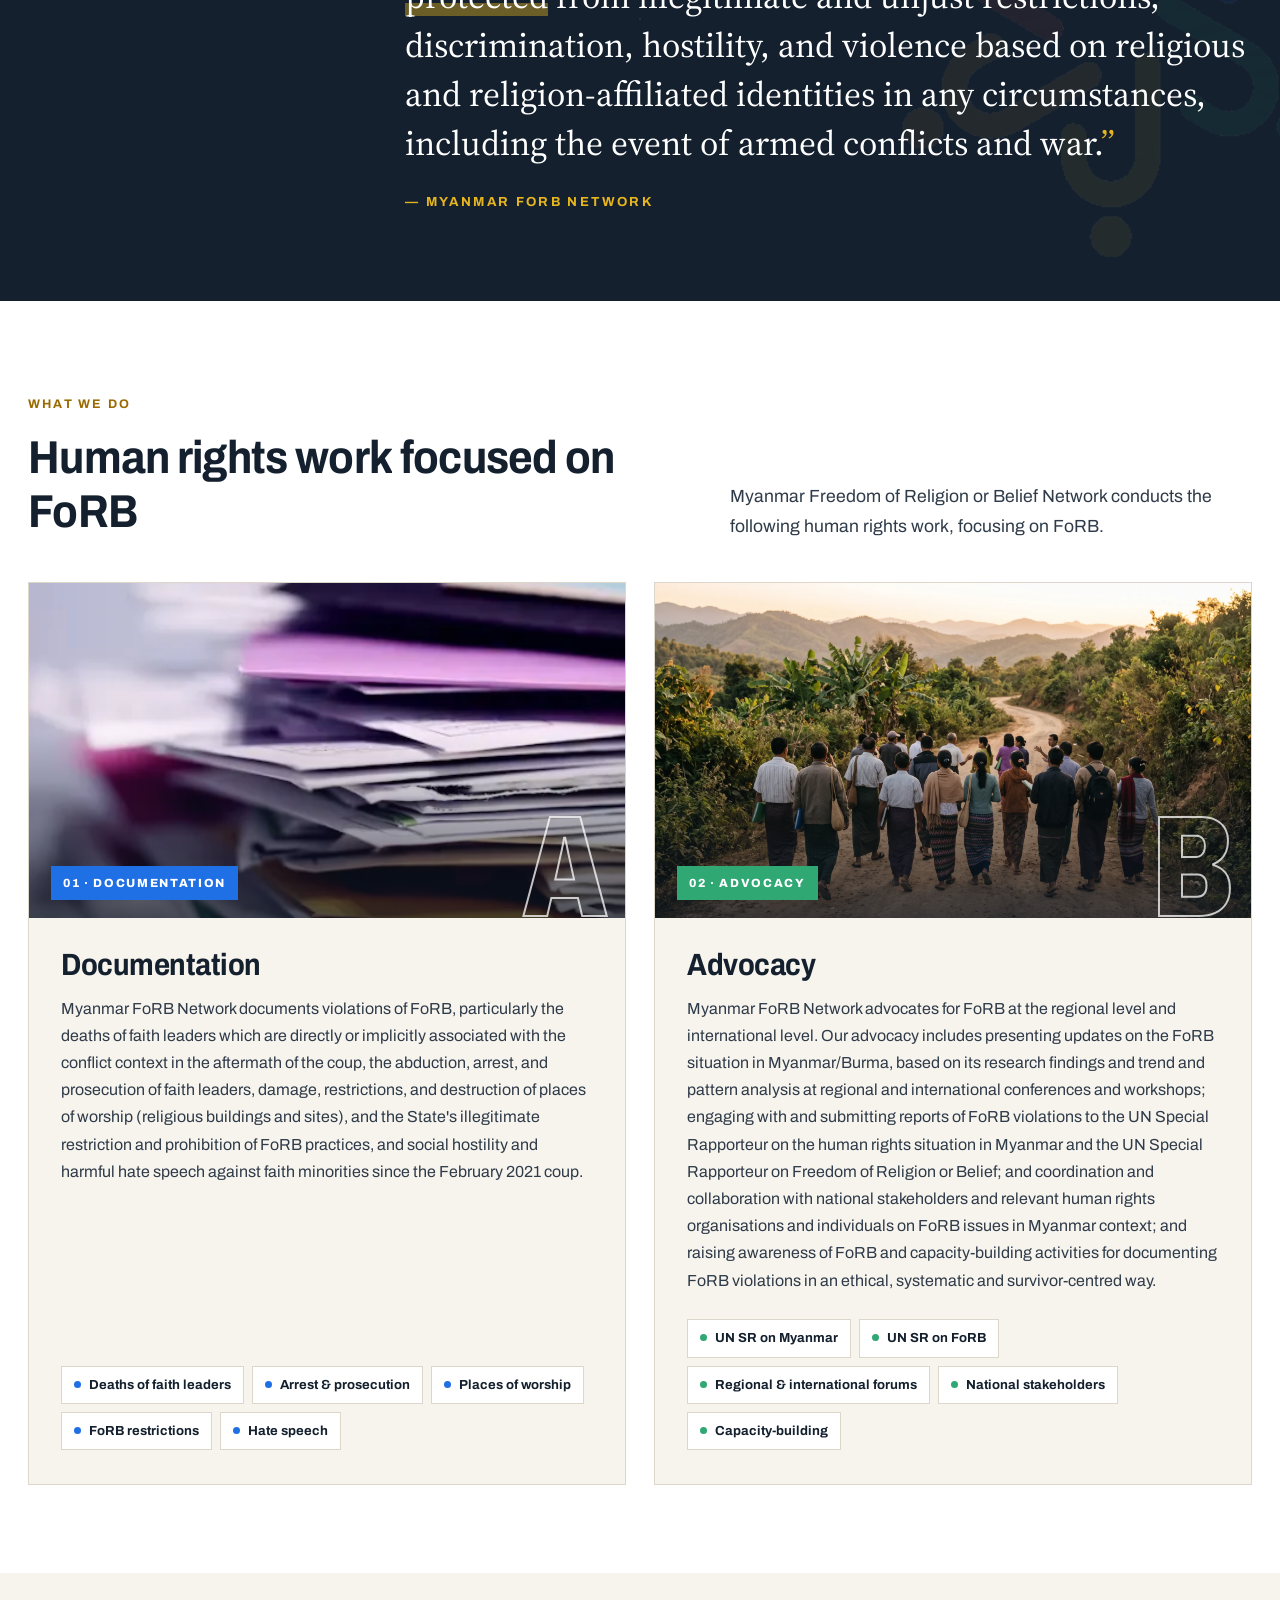
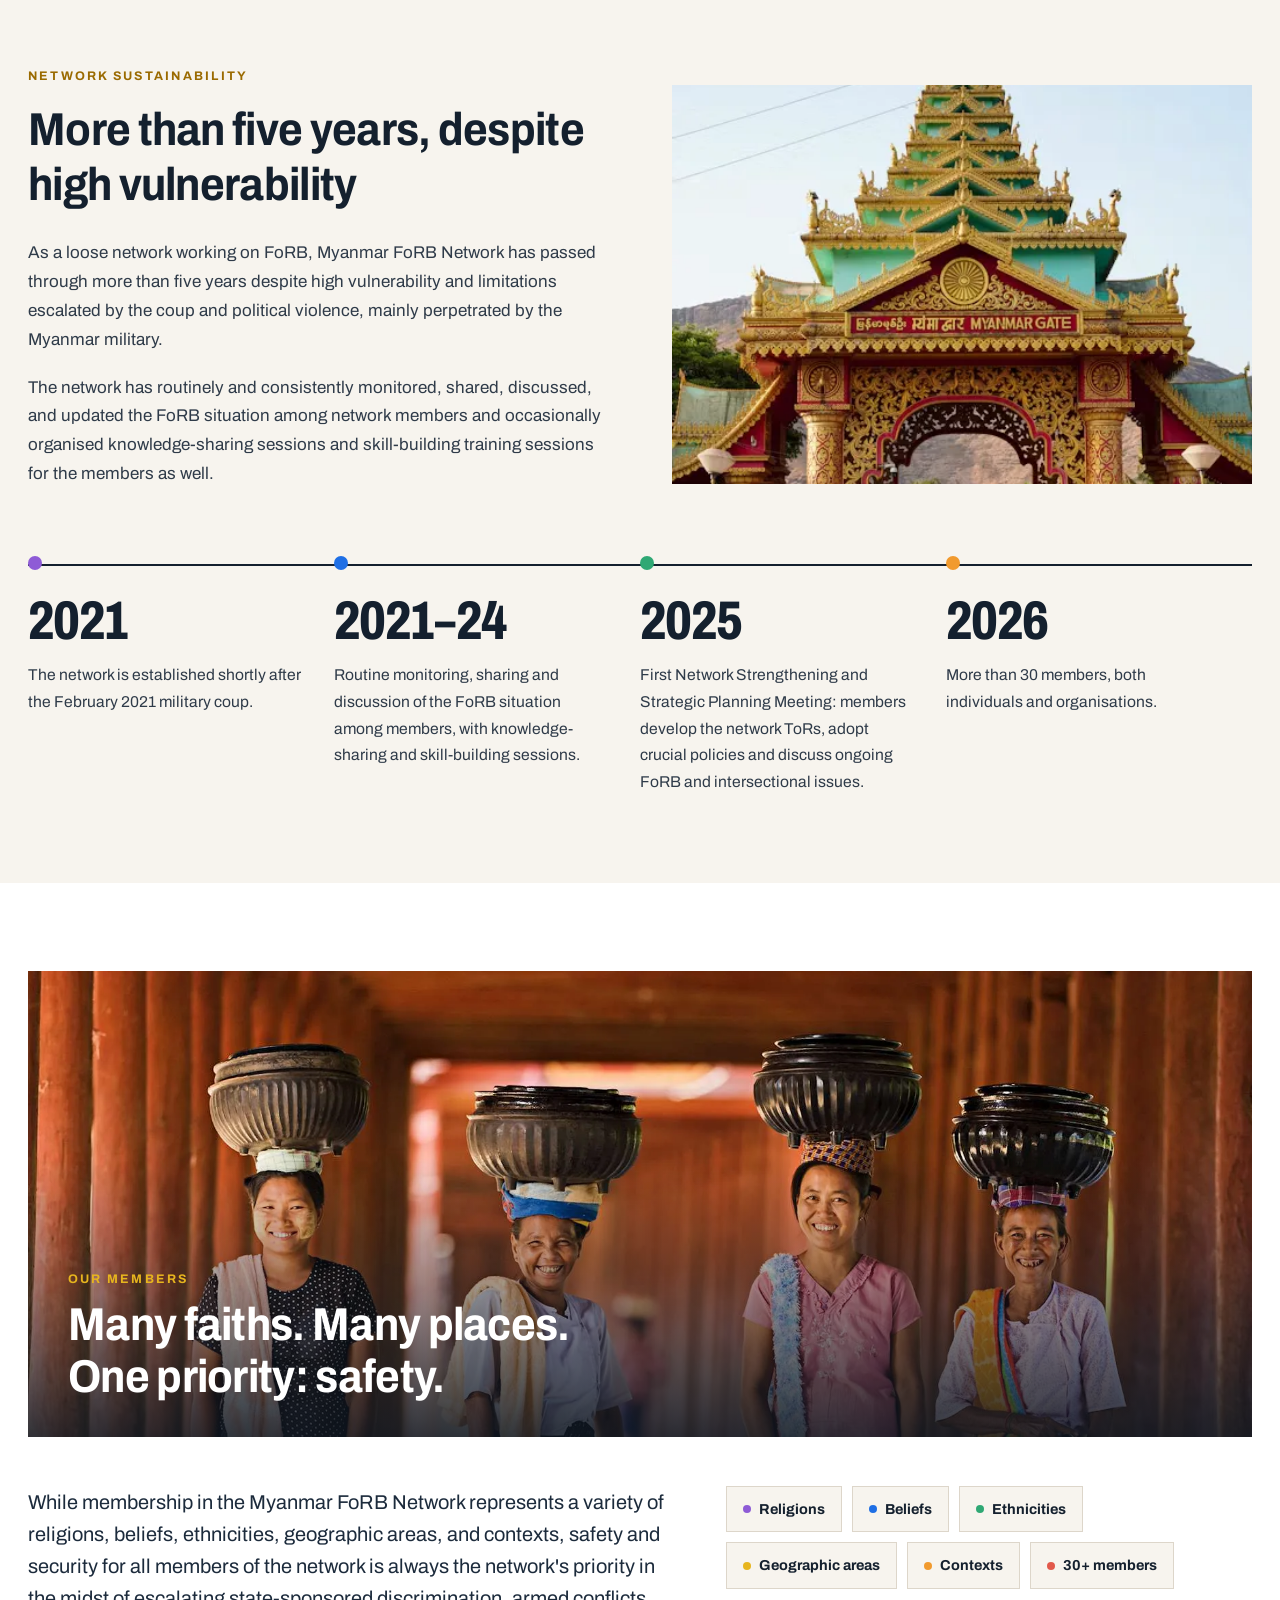
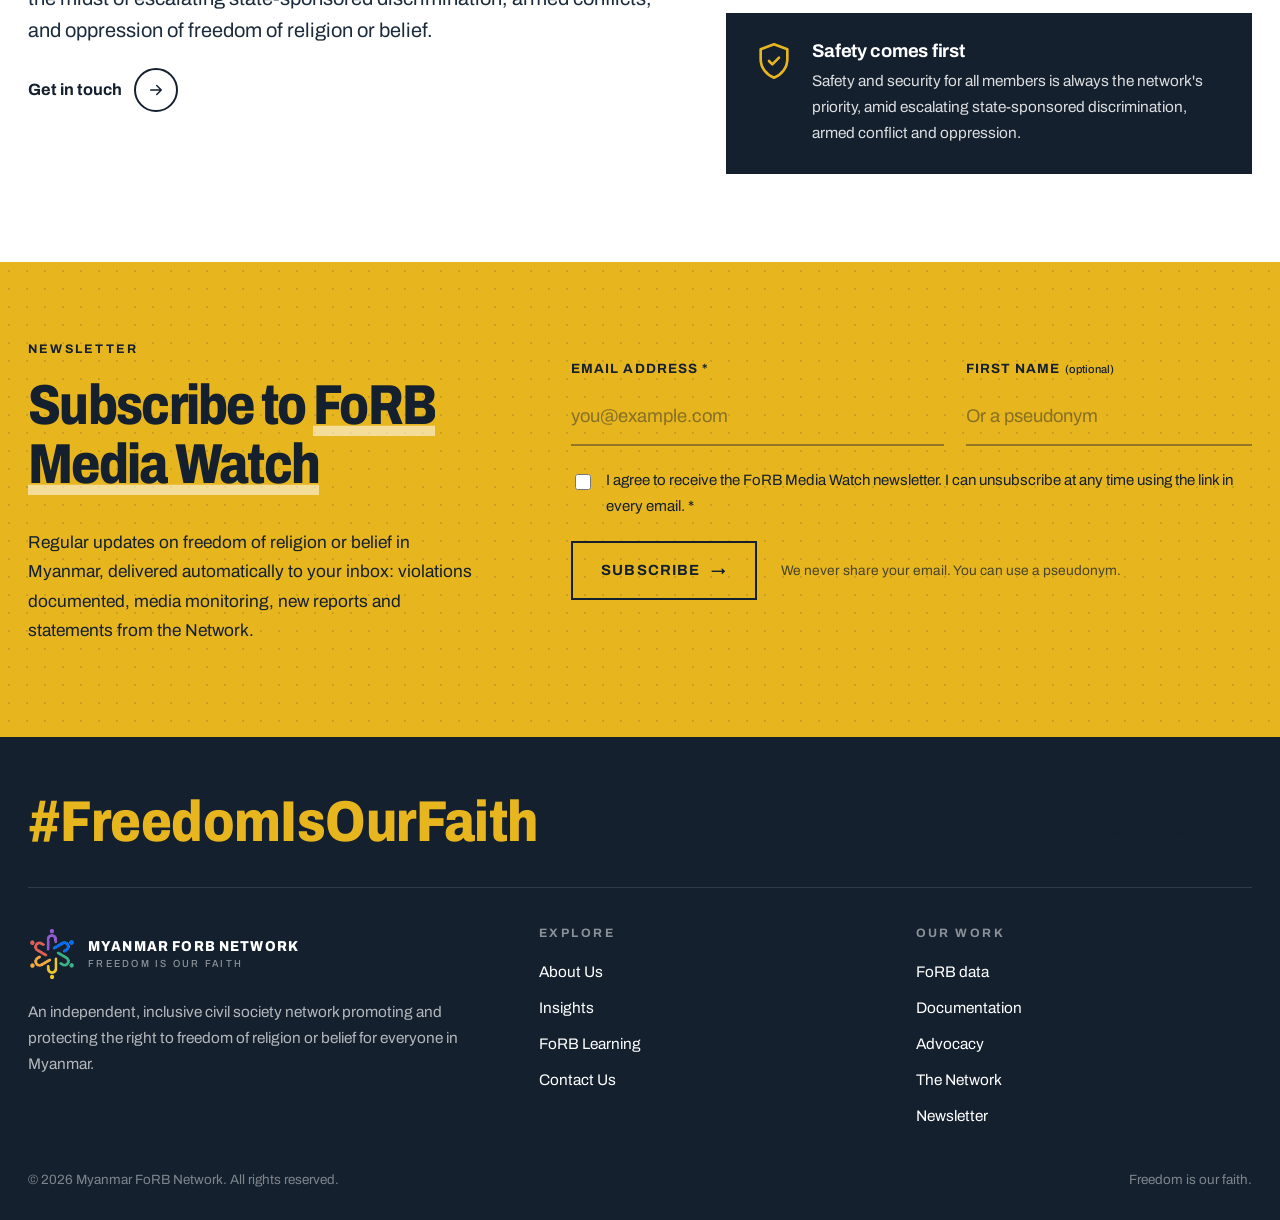
<file: site/about.html>
<!doctype html>
<html lang="en">
<head>
  <meta charset="utf-8">
  <meta name="viewport" content="width=device-width, initial-scale=1">
  <title>About Us — Myanmar FoRB Network</title>
  <meta name="description" content="An independent, inclusive civil society network established in 2021 to promote and protect freedom of religion or belief in Myanmar.">
  <meta property="og:title" content="About Us — Myanmar FoRB Network">
  <meta property="og:description" content="An independent, inclusive civil society network established in 2021 to promote and protect freedom of religion or belief in Myanmar.">
  <meta property="og:image" content="assets/img/community-walk.jpg">
  <meta name="theme-color" content="#14202e">
  <link rel="icon" type="image/png" href="assets/img/logo-mark.png">
  <script>document.documentElement.className+=" js is-entering";setTimeout(function(){var r=document.documentElement;if(r.classList.contains("is-entering")){r.classList.remove("is-entering");r.classList.add("is-entered")}},2500);</script>
  <link rel="preconnect" href="https://fonts.googleapis.com">
  <link rel="preconnect" href="https://fonts.gstatic.com" crossorigin>
  <link href="https://fonts.googleapis.com/css2?family=Archivo:wdth,wght@62..125,400..800&family=Source+Serif+4:opsz,wght@8..60,400;8..60,600&display=swap" rel="stylesheet">
  <link rel="stylesheet" href="assets/css/styles.css">
</head>
<body>
<div class="curtain" aria-hidden="true"><span></span><span></span><span></span><span></span><span></span><span></span></div>
<a class="skip-link" href="#main">Skip to content</a>
<div class="band" aria-hidden="true"></div>
<header class="site-header">
  <div class="wrap">
    <a class="brand" href="index.html" aria-label="Myanmar FoRB Network — Home">
      <img src="assets/img/logo-mark.png" alt="" width="48" height="53">
      <span class="brand-name">Myanmar FoRB Network<span class="brand-tag">FREEDOM IS OUR FAITH</span></span>
    </a>
    <nav class="nav" aria-label="Main">
      <ul>
        <li><a class="u-link u-link--fade" href="index.html">Home</a></li>
        <li><a class="u-link u-link--fade" href="about.html" aria-current="page">About Us</a></li>
        <li><a class="u-link u-link--fade" href="insights.html">Insights</a></li>
        <li><a class="u-link u-link--fade" href="learning.html">FoRB Learning</a></li>
        <li><a class="btn btn--sm" href="contact.html">Contact Us</a></li>
      </ul>
    </nav>
    <button class="burger" aria-expanded="false" aria-controls="m-menu" aria-label="Open menu"><span></span><span></span><span></span></button>
  </div>
</header>

<div class="m-menu" id="m-menu" aria-hidden="true" role="dialog" aria-label="Menu">
  <div class="m-menu__top">
    <span class="m-menu__title">Menu</span>
    <button class="m-menu__close" aria-label="Close menu"></button>
  </div>
  <nav aria-label="Mobile">
    <ul>
      <li><a href="index.html">Home</a></li>
      <li><a href="about.html" aria-current="page">About Us</a></li>
      <li><a href="insights.html">Insights</a></li>
      <li><a href="learning.html">FoRB Learning</a></li>
      <li><a href="contact.html">Contact Us</a></li>
    </ul>
  </nav>
  <div class="m-menu__foot">
    <span class="hashtag">#FreedomIsOurFaith</span>
    <img src="assets/img/logo-mark.png" alt="" width="40" height="44">
  </div>
</div>

<main id="main">

  <!-- ============ HERO: full-bleed photo ============ -->
  <section class="page-hero" aria-labelledby="page-title">
    <div class="page-hero__bg" aria-hidden="true"><img src="assets/img/community-walk.webp" alt="" fetchpriority="high"></div>
    <div class="wrap page-hero__inner">
      <nav class="crumbs" aria-label="Breadcrumb" data-effect="fade"><a href="index.html">Home</a><span aria-hidden="true">/</span><span aria-current="page">About Us</span></nav>
      <span class="eyebrow" data-effect="fade">About Us</span>
      <h1 class="rise" id="page-title">Standing together for freedom of religion or belief.</h1>
      <p class="page-hero__lead" data-effect="slide-bottom" data-delay="2">An independent, inclusive civil society network established in 2021, shortly after the February 2021 military coup in Myanmar.</p>
      <div class="hero__actions" data-effect="slide-bottom" data-delay="3"><a class="btn btn--accent" href="#data">FoRB violations data</a><a class="arrow-link" href="#what-we-do">What we do <span class="ar"><svg viewBox="0 0 24 24" fill="none" stroke="currentColor" stroke-width="2" stroke-linecap="round" stroke-linejoin="round"><path d="M5 12h14M13 6l6 6-6 6"/></svg></span></a></div>
      <ul class="hero-chips stagger" data-effect="slide-bottom" data-delay="3" aria-label="At a glance">
        <li style="--c:var(--c-purple)"><span class="hero-chips__ic"><svg viewBox="0 0 24 24" fill="none" stroke="currentColor" stroke-width="1.7" stroke-linecap="round" stroke-linejoin="round" aria-hidden="true"><rect x="3" y="4" width="18" height="18" rx="2"/><path d="M16 2v4M8 2v4M3 10h18"/></svg></span><span><b>Est. 2021</b><small>After the February coup</small></span></li>
        <li style="--c:var(--c-blue)"><span class="hero-chips__ic"><svg viewBox="0 0 24 24" fill="none" stroke="currentColor" stroke-width="1.7" stroke-linecap="round" stroke-linejoin="round" aria-hidden="true"><path d="M16 21v-2a4 4 0 0 0-4-4H6a4 4 0 0 0-4 4v2"/><circle cx="9" cy="7" r="4"/><path d="M22 21v-2a4 4 0 0 0-3-3.9M16 3.1a4 4 0 0 1 0 7.8"/></svg></span><span><b>30+ members</b><small>Individuals &amp; organisations</small></span></li>
        <li style="--c:var(--c-green)"><span class="hero-chips__ic"><svg viewBox="0 0 24 24" fill="none" stroke="currentColor" stroke-width="1.7" stroke-linecap="round" stroke-linejoin="round" aria-hidden="true"><circle cx="12" cy="12" r="9"/><path d="M12 7v5l3 3"/></svg></span><span><b>5+ years</b><small>Monitoring FoRB</small></span></li>
      </ul>
    </div>
    <button class="scroll-cue" type="button" aria-label="Scroll to content"><span><svg viewBox="0 0 24 24" fill="none" stroke="currentColor" stroke-width="2" stroke-linecap="round" stroke-linejoin="round" aria-hidden="true"><path d="M12 5v14M6 13l6 6 6-6"/></svg></span></button>
    <div class="page-hero__band" aria-hidden="true"></div>
  </section>

  <!-- ============ DATA ============ -->
  <section class="section section--dark dotted" id="data">
    <div class="wrap">
      <div class="section-head">
        <span class="eyebrow" data-effect="fade">FoRB violations in numbers</span>
        <h2 class="rise">What we have documented since the 2021 coup</h2>
      </div>

      <div class="stats">
        <div class="stat" style="--stat-color:var(--c-red)" data-effect="slide-bottom">
          <div class="stat-icon" aria-hidden="true"><svg viewBox="0 0 24 24" fill="none" stroke="currentColor" stroke-width="1.6" stroke-linecap="round" stroke-linejoin="round"><path d="M12 2c1.5 2 2 3.2 2 4.2a2 2 0 1 1-4 0C10 5.2 10.5 4 12 2Z"/><rect x="9" y="10" width="6" height="11" rx="1"/><path d="M6 21h12"/></svg></div>
          <div class="stat-num" data-stat="leadersKilled">0</div>
          <p class="stat-label">Religious leaders killed since the 2021 coup</p>
        </div>
        <div class="stat" style="--stat-color:var(--c-orange)" data-effect="slide-bottom" data-delay="1">
          <div class="stat-icon" aria-hidden="true"><svg viewBox="0 0 24 24" fill="none" stroke="currentColor" stroke-width="1.6" stroke-linecap="round" stroke-linejoin="round"><path d="M3 21h18"/><path d="M5 21V11l7-5 7 5v10"/><path d="M12 2v4"/><path d="M10 21v-5h4v5"/><path d="m9 9 3 4 2-2"/></svg></div>
          <div class="stat-num" data-stat="worshipPlacesDamaged">0</div>
          <p class="stat-label">Worship places destroyed and damaged since the 2021 coup</p>
        </div>
        <div class="stat" style="--stat-color:var(--c-purple)" data-effect="slide-bottom" data-delay="2">
          <div class="stat-icon" aria-hidden="true"><svg viewBox="0 0 24 24" fill="none" stroke="currentColor" stroke-width="1.6" stroke-linecap="round" stroke-linejoin="round"><path d="m14 13-7.5 7.5a2.1 2.1 0 0 1-3-3L11 10"/><path d="m16 16 6-6"/><path d="m8 8 6-6"/><path d="m9 7 8 8"/><path d="m21 11-8-8"/></svg></div>
          <div class="stat-num" data-stat="leadersProsecuted">0</div>
          <p class="stat-label">Religious leaders illegitimately prosecuted since the 2021 coup</p>
        </div>
      </div>

      <div class="charts">
        <div class="chart-card" data-effect="slide-left">
          <h3>Townships where FoRB violations have occurred</h3>
          <p class="sub">Number of affected townships by State / Region</p>
          <div class="big" style="margin-bottom:24px"><span id="townships-total">0</span> <small style="font-size:1rem;color:rgba(255,255,255,.6);font-weight:600">townships in total</small></div>
          <ul class="hbars" id="chart-townships"></ul>
        </div>
        <div class="chart-card" data-effect="slide-right">
          <h3>Chronological attribution of FoRB violations since the 2021 coup</h3>
          <p class="sub">Recorded violations per year, by type</p>
          <div class="cols-legend" id="timeline-legend"></div>
          <div class="cols" id="chart-timeline" aria-hidden="true"></div>
          <div class="col-years" id="timeline-years" aria-hidden="true"></div>
          <table class="sr-only" id="timeline-table"></table>
        </div>
      </div>
      <p class="data-note">Source: Myanmar FoRB Network documentation. Last updated: <span data-last-updated></span> <span class="placeholder-flag">Sample data</span></p>
    </div>
  </section>

  <!-- ============ ABOUT THE NETWORK ============ -->
  <section class="section" id="network">
    <div class="wrap split split--wide-left">
      <div>
        <span class="eyebrow" data-effect="fade">About Myanmar FoRB Network</span>
        <h2 class="rise">An independent, inclusive civil society network</h2>
        <div class="prose" data-effect="slide-bottom">
          <p class="lead">The Myanmar Freedom of Religion or Belief Network (Myanmar FoRB Network) is an independent, inclusive civil society network established in 2021 shortly after the February 2021 military coup in Myanmar.</p>
          <p>It works to promote and protect the right to freedom of religion or belief for everyone, in a situation where <strong>civic space has been shrinking drastically</strong>, with high risk for human rights defenders and FoRB advocates.</p>
        </div>
        <h3 class="who-title" data-effect="fade">Who we bring together</h3>
        <ul class="who-grid stagger" data-effect="slide-bottom">
          <li style="--c:var(--c-purple)"><span class="who-grid__ic"><svg viewBox="0 0 24 24" fill="none" stroke="currentColor" stroke-width="1.6" stroke-linecap="round" stroke-linejoin="round" aria-hidden="true"><path d="M12 2c1.5 2 2 3.2 2 4.2a2 2 0 1 1-4 0C10 5.2 10.5 4 12 2Z"/><rect x="9" y="10" width="6" height="11" rx="1"/><path d="M6 21h12"/></svg></span>Faith leaders of different religions</li>
          <li style="--c:var(--c-blue)"><span class="who-grid__ic"><svg viewBox="0 0 24 24" fill="none" stroke="currentColor" stroke-width="1.6" stroke-linecap="round" stroke-linejoin="round" aria-hidden="true"><path d="M12 2 4 5v6c0 5 3.4 9.3 8 11 4.6-1.7 8-6 8-11V5z"/><path d="m9 12 2 2 4-4"/></svg></span>Human rights defenders</li>
          <li style="--c:var(--c-green)"><span class="who-grid__ic"><svg viewBox="0 0 24 24" fill="none" stroke="currentColor" stroke-width="1.6" stroke-linecap="round" stroke-linejoin="round" aria-hidden="true"><path d="M16 21v-2a4 4 0 0 0-4-4H6a4 4 0 0 0-4 4v2"/><circle cx="9" cy="7" r="4"/><path d="M22 21v-2a4 4 0 0 0-3-3.9M16 3.1a4 4 0 0 1 0 7.8"/></svg></span>Civil society actors</li>
          <li style="--c:var(--c-orange)"><span class="who-grid__ic"><svg viewBox="0 0 24 24" fill="none" stroke="currentColor" stroke-width="1.6" stroke-linecap="round" stroke-linejoin="round" aria-hidden="true"><circle cx="11" cy="11" r="7"/><path d="m21 21-5-5"/></svg></span>Researchers</li>
          <li style="--c:var(--c-red)"><span class="who-grid__ic"><svg viewBox="0 0 24 24" fill="none" stroke="currentColor" stroke-width="1.6" stroke-linecap="round" stroke-linejoin="round" aria-hidden="true"><path d="M12 20h9"/><path d="M16.5 3.5a2.1 2.1 0 0 1 3 3L7 19l-4 1 1-4z"/></svg></span>Journalists</li>
          <li style="--c:var(--c-yellow)"><span class="who-grid__ic"><svg viewBox="0 0 24 24" fill="none" stroke="currentColor" stroke-width="1.6" stroke-linecap="round" stroke-linejoin="round" aria-hidden="true"><circle cx="12" cy="12" r="9"/><path d="M3 12h18M12 3a14 14 0 0 1 0 18M12 3a14 14 0 0 0 0 18"/></svg></span>Diverse religious &amp; ethnic backgrounds</li>
        </ul>
      </div>
      <figure class="figure figure--badge" data-effect="mask" style="aspect-ratio:3/4">
        <img src="assets/img/novice-monks.webp" alt="Novice monks walking together" loading="lazy">
        <span class="img-badge"><b>2021</b><small>Founded after the coup</small></span>
      </figure>
    </div>
  </section>

  <!-- ============ VISION ============ -->
  <section class="section section--dark dotted watermark">
    <div class="wrap vision">
      <h2 data-effect="slide-left">Our Vision</h2>
      <div data-effect="slide-bottom">
      <blockquote>We envision a nation of Myanmar where the right to freedom of thought, conscience, and religion is <mark>fully respected</mark> by the State and non-state actors and <mark>protected</mark> from illegitimate and unjust restrictions, discrimination, hostility, and violence based on religious and religion-affiliated identities in any circumstances, including the event of armed conflicts and war.</blockquote>
        <cite>Myanmar FoRB Network</cite>
      </div>
    </div>
  </section>

  <!-- ============ WHAT WE DO ============ -->
  <section class="section section--white" id="what-we-do">
    <div class="wrap">
      <div class="wwd-head">
        <div>
          <span class="eyebrow" data-effect="fade">What We Do</span>
          <h2 class="rise">Human rights work focused on FoRB</h2>
        </div>
        <p data-effect="slide-right">Myanmar Freedom of Religion or Belief Network conducts the following human rights work, focusing on FoRB.</p>
      </div>

      <div class="wwd">
        <article class="wwd-card" style="--c:var(--c-blue)" data-effect="slide-bottom">
          <div class="wwd-card__media">
            <img src="assets/img/documents.webp" alt="Stacks of documents and files" loading="lazy">
            <span class="wwd-card__letter" aria-hidden="true">A</span>
            <span class="wwd-card__label">01 · Documentation</span>
          </div>
          <div class="wwd-card__body">
            <h3>Documentation</h3>
            <p class="clampable">Myanmar FoRB Network documents violations of FoRB, particularly the deaths of faith leaders which are directly or implicitly associated with the conflict context in the aftermath of the coup, the abduction, arrest, and prosecution of faith leaders, damage, restrictions, and destruction of places of worship (religious buildings and sites), and the State's illegitimate restriction and prohibition of FoRB practices, and social hostility and harmful hate speech against faith minorities since the February 2021 coup.</p>
            <ul class="wwd-tags" aria-label="Documentation focus">
              <li>Deaths of faith leaders</li><li>Arrest &amp; prosecution</li><li>Places of worship</li><li>FoRB restrictions</li><li>Hate speech</li>
            </ul>
          </div>
        </article>

        <article class="wwd-card" style="--c:var(--c-green)" data-effect="slide-bottom" data-delay="2">
          <div class="wwd-card__media">
            <img src="assets/img/community-walk.webp" alt="A community walking together along a rural road" loading="lazy">
            <span class="wwd-card__letter" aria-hidden="true">B</span>
            <span class="wwd-card__label">02 · Advocacy</span>
          </div>
          <div class="wwd-card__body">
            <h3>Advocacy</h3>
            <p class="clampable">Myanmar FoRB Network advocates for FoRB at the regional level and international level. Our advocacy includes presenting updates on the FoRB situation in Myanmar/Burma, based on its research findings and trend and pattern analysis at regional and international conferences and workshops; engaging with and submitting reports of FoRB violations to the UN Special Rapporteur on the human rights situation in Myanmar and the UN Special Rapporteur on Freedom of Religion or Belief; and coordination and collaboration with national stakeholders and relevant human rights organisations and individuals on FoRB issues in Myanmar context; and raising awareness of FoRB and capacity-building activities for documenting FoRB violations in an ethical, systematic and survivor-centred way.</p>
            <ul class="wwd-tags" aria-label="Advocacy channels">
              <li>UN SR on Myanmar</li><li>UN SR on FoRB</li><li>Regional &amp; international forums</li><li>National stakeholders</li><li>Capacity-building</li>
            </ul>
          </div>
        </article>
      </div>
    </div>
  </section>

  <!-- ============ SUSTAINABILITY ============ -->
  <section class="section">
    <div class="wrap">
      <div class="split" style="margin-bottom:56px">
        <div data-effect="slide-bottom">
          <span class="eyebrow">Network Sustainability</span>
          <h2 class="rise">More than five years, despite high vulnerability</h2>
          <p>As a loose network working on FoRB, Myanmar FoRB Network has passed through more than five years despite high vulnerability and limitations escalated by the coup and political violence, mainly perpetrated by the Myanmar military.</p>
          <p>The network has routinely and consistently monitored, shared, discussed, and updated the FoRB situation among network members and occasionally organised knowledge-sharing sessions and skill-building training sessions for the members as well.</p>
        </div>
        <figure class="figure" data-effect="mask" style="aspect-ratio:16/11">
          <img src="assets/img/pagoda-gate.webp" alt="An ornate pagoda gateway with a monk walking past" loading="lazy" style="object-position:center 35%">
        </figure>
      </div>

      <div class="years" data-effect="fade">
        <div style="--dot:var(--c-purple)" data-effect="slide-bottom">
          <span class="yr">2021</span>
          <p>The network is established shortly after the February 2021 military coup.</p>
        </div>
        <div style="--dot:var(--c-blue)" data-effect="slide-bottom" data-delay="1">
          <span class="yr">2021–24</span>
          <p>Routine monitoring, sharing and discussion of the FoRB situation among members, with knowledge-sharing and skill-building sessions.</p>
        </div>
        <div style="--dot:var(--c-green)" data-effect="slide-bottom" data-delay="2">
          <span class="yr">2025</span>
          <p>First Network Strengthening and Strategic Planning Meeting: members develop the network ToRs, adopt crucial policies and discuss ongoing FoRB and intersectional issues.</p>
        </div>
        <div style="--dot:var(--c-orange)" data-effect="slide-bottom" data-delay="3">
          <span class="yr">2026</span>
          <p>More than 30 members, both individuals and organisations.</p>
        </div>
      </div>
    </div>
  </section>

  <!-- ============ MEMBERSHIP & SAFETY ============ -->
  <section class="section section--white">
    <div class="wrap">
      <figure class="members__band" data-effect="mask">
        <img src="assets/img/alms-women.webp" alt="Smiling women carrying alms bowls through a temple corridor" loading="lazy">
        <figcaption>
          <span class="eyebrow">Our members</span>
          <h2>Many faiths. Many places. One priority: safety.</h2>
        </figcaption>
      </figure>
      <div class="members__grid">
        <div>
          <p class="lead">While membership in the Myanmar FoRB Network represents a variety of religions, beliefs, ethnicities, geographic areas, and contexts, safety and security for all members of the network is always the network's priority in the midst of escalating state-sponsored discrimination, armed conflicts, and oppression of freedom of religion or belief.</p>
          <a class="arrow-link" href="contact.html">Get in touch <span class="ar"><svg viewBox="0 0 24 24" fill="none" stroke="currentColor" stroke-width="2" stroke-linecap="round" stroke-linejoin="round"><path d="M5 12h14M13 6l6 6-6 6"/></svg></span></a>
        </div>
        <div>
          <ul class="chip-list" aria-label="Our membership represents">
            <li style="--c:var(--c-purple)">Religions</li>
            <li style="--c:var(--c-blue)">Beliefs</li>
            <li style="--c:var(--c-green)">Ethnicities</li>
            <li style="--c:var(--c-yellow)">Geographic areas</li>
            <li style="--c:var(--c-orange)">Contexts</li>
            <li style="--c:var(--c-red)">30+ members</li>
          </ul>
          <div class="safety-card">
            <svg viewBox="0 0 24 24" fill="none" stroke="currentColor" stroke-width="1.6" stroke-linecap="round" stroke-linejoin="round"><path d="M12 2 4 5v6c0 5 3.4 9.3 8 11 4.6-1.7 8-6 8-11V5z"/><path d="m9 12 2 2 4-4"/></svg>
            <div>
              <h3>Safety comes first</h3>
              <p>Safety and security for all members is always the network's priority, amid escalating state-sponsored discrimination, armed conflict and oppression.</p>
            </div>
          </div>
        </div>
      </div>
    </div>
  </section>

</main>

<section class="newsletter" id="newsletter" aria-labelledby="nl-title">
  <div class="wrap newsletter__grid">
    <div>
      <span class="eyebrow">Newsletter</span>
      <h2 id="nl-title" class="rise">Subscribe to <em class="hl">FoRB Media Watch</em></h2>
      <p data-effect="slide-bottom">Regular updates on freedom of religion or belief in Myanmar, delivered automatically to your inbox: violations documented, media monitoring, new reports and statements from the Network.</p>
    </div>
    <form class="nl-form" data-effect="slide-bottom" action="" method="post" target="_blank" novalidate>
      <div class="nl-row">
        <div class="field">
          <label for="nl-email">Email address *</label>
          <input id="nl-email" name="EMAIL" type="email" autocomplete="email" required placeholder="you@example.com">
        </div>
        <div class="field">
          <label for="nl-name">First name <small>(optional)</small></label>
          <input id="nl-name" name="FNAME" autocomplete="given-name" placeholder="Or a pseudonym">
        </div>
      </div>
      <div class="nl-hp" aria-hidden="true"><input type="text" name="b_hp" tabindex="-1" value="" autocomplete="off"></div>
      <label class="check"><input type="checkbox" name="consent" required> <span>I agree to receive the FoRB Media Watch newsletter. I can unsubscribe at any time using the link in every email. *</span></label>
      <div class="nl-actions">
        <button class="btn" type="submit">Subscribe <span aria-hidden="true">→</span></button>
        <small>We never share your email. You can use a pseudonym.</small>
      </div>
      <p class="nl-status" role="status" aria-live="polite"></p>
    </form>
  </div>
</section>

<footer class="site-footer">
  <div class="wrap">
    <div class="footer-top">
      <span class="hashtag">#FreedomIsOurFaith</span>
      <a class="arrow-link" href="#newsletter">Subscribe to Media Watch <span class="ar"><svg viewBox="0 0 24 24" fill="none" stroke="currentColor" stroke-width="2" stroke-linecap="round" stroke-linejoin="round"><path d="M5 12h14M13 6l6 6-6 6"/></svg></span></a>
    </div>
    <div class="footer-grid">
      <div>
        <a class="brand" href="index.html">
          <img src="assets/img/logo-mark.png" alt="" width="48" height="53">
          <span class="brand-name">Myanmar FoRB Network<span class="brand-tag">FREEDOM IS OUR FAITH</span></span>
        </a>
        <p>An independent, inclusive civil society network promoting and protecting the right to freedom of religion or belief for everyone in Myanmar.</p>
      </div>
      <div>
        <h4>Explore</h4>
        <ul>
          <li><a class="u-link u-link--fade" href="about.html">About Us</a></li>
          <li><a class="u-link u-link--fade" href="insights.html">Insights</a></li>
          <li><a class="u-link u-link--fade" href="learning.html">FoRB Learning</a></li>
          <li><a class="u-link u-link--fade" href="contact.html">Contact Us</a></li>
        </ul>
      </div>
      <div>
        <h4>Our work</h4>
        <ul>
          <li><a class="u-link u-link--fade" href="about.html#data">FoRB data</a></li>
          <li><a class="u-link u-link--fade" href="about.html#what-we-do">Documentation</a></li>
          <li><a class="u-link u-link--fade" href="about.html#what-we-do">Advocacy</a></li>
          <li><a class="u-link u-link--fade" href="about.html#network">The Network</a></li>
          <li><a class="u-link u-link--fade" href="#newsletter">Newsletter</a></li>
        </ul>
      </div>
    </div>
    <div class="footer-bottom">
      <span>© <span data-year>2026</span> Myanmar FoRB Network. All rights reserved.</span>
      <span>Freedom is our faith.</span>
    </div>
  </div>
</footer>

<button class="to-top" aria-label="Back to top"><svg viewBox="0 0 24 24" fill="none" stroke="currentColor" stroke-width="2" stroke-linecap="round" stroke-linejoin="round"><path d="M12 19V5M6 11l6-6 6 6"/></svg></button>

<script src="assets/js/data.js"></script>
<script src="assets/js/main.js"></script>
</body>
</html>
</file>
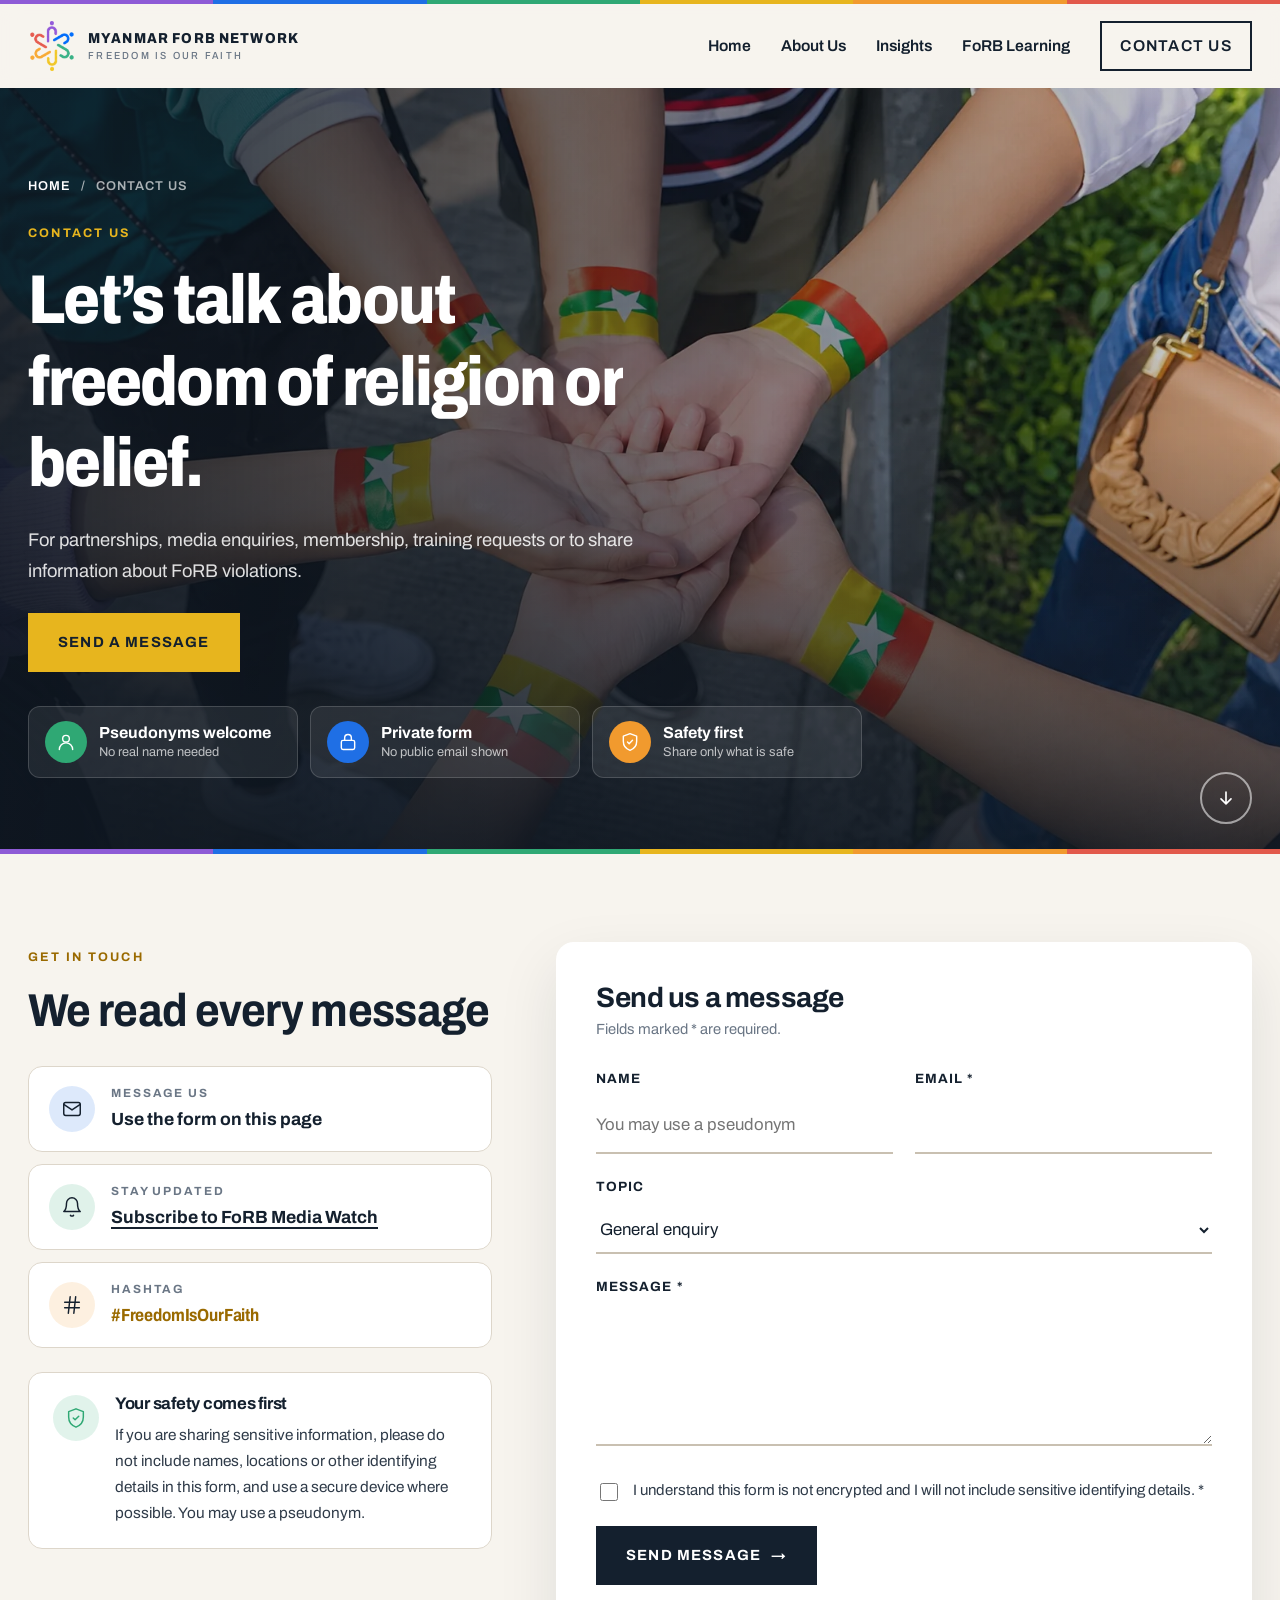
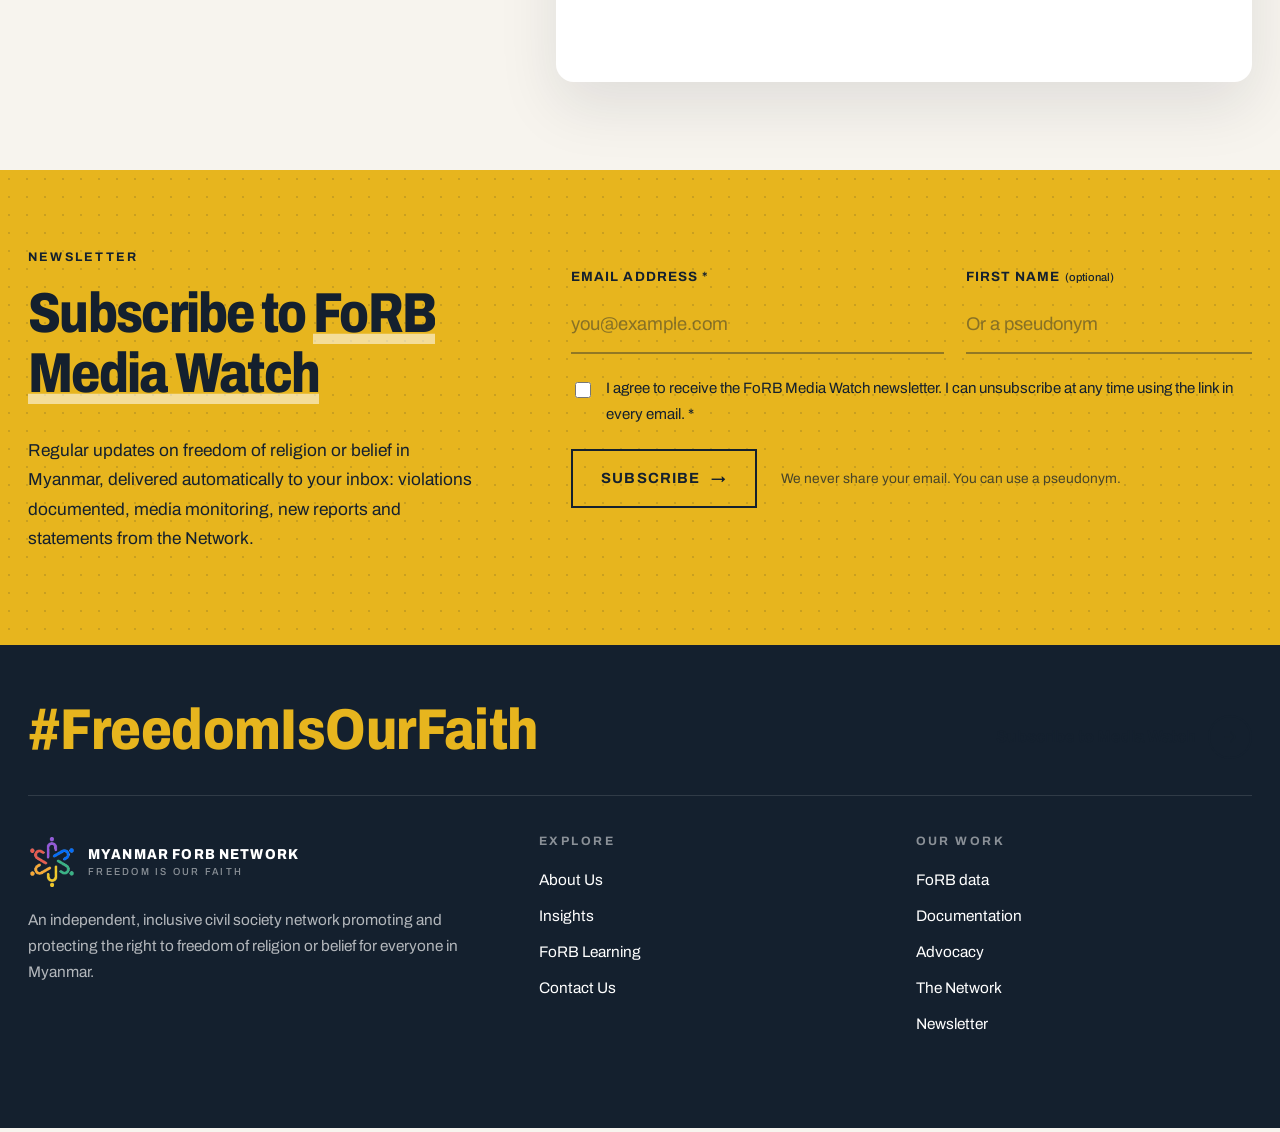
<file: site/contact.html>
<!doctype html>
<html lang="en">
<head>
  <meta charset="utf-8">
  <meta name="viewport" content="width=device-width, initial-scale=1">
  <title>Contact Us — Myanmar FoRB Network</title>
  <meta name="description" content="Get in touch with the Myanmar FoRB Network.">
  <meta property="og:title" content="Contact Us — Myanmar FoRB Network">
  <meta property="og:description" content="Get in touch with the Myanmar FoRB Network.">
  <meta property="og:image" content="assets/img/solidarity-hands.jpg">
  <meta name="theme-color" content="#14202e">
  <link rel="icon" type="image/png" href="assets/img/logo-mark.png">
  <script>document.documentElement.className+=" js is-entering";setTimeout(function(){var r=document.documentElement;if(r.classList.contains("is-entering")){r.classList.remove("is-entering");r.classList.add("is-entered")}},2500);</script>
  <link rel="preconnect" href="https://fonts.googleapis.com">
  <link rel="preconnect" href="https://fonts.gstatic.com" crossorigin>
  <link href="https://fonts.googleapis.com/css2?family=Archivo:wdth,wght@62..125,400..800&family=Source+Serif+4:opsz,wght@8..60,400;8..60,600&display=swap" rel="stylesheet">
  <link rel="stylesheet" href="assets/css/styles.css">
</head>
<body>
<div class="curtain" aria-hidden="true"><span></span><span></span><span></span><span></span><span></span><span></span></div>
<a class="skip-link" href="#main">Skip to content</a>
<div class="band" aria-hidden="true"></div>
<header class="site-header">
  <div class="wrap">
    <a class="brand" href="index.html" aria-label="Myanmar FoRB Network — Home">
      <img src="assets/img/logo-mark.png" alt="" width="48" height="53">
      <span class="brand-name">Myanmar FoRB Network<span class="brand-tag">FREEDOM IS OUR FAITH</span></span>
    </a>
    <nav class="nav" aria-label="Main">
      <ul>
        <li><a class="u-link u-link--fade" href="index.html">Home</a></li>
        <li><a class="u-link u-link--fade" href="about.html">About Us</a></li>
        <li><a class="u-link u-link--fade" href="insights.html">Insights</a></li>
        <li><a class="u-link u-link--fade" href="learning.html">FoRB Learning</a></li>
        <li><a class="btn btn--sm" href="contact.html" aria-current="page">Contact Us</a></li>
      </ul>
    </nav>
    <button class="burger" aria-expanded="false" aria-controls="m-menu" aria-label="Open menu"><span></span><span></span><span></span></button>
  </div>
</header>

<div class="m-menu" id="m-menu" aria-hidden="true" role="dialog" aria-label="Menu">
  <div class="m-menu__top">
    <span class="m-menu__title">Menu</span>
    <button class="m-menu__close" aria-label="Close menu"></button>
  </div>
  <nav aria-label="Mobile">
    <ul>
      <li><a href="index.html">Home</a></li>
      <li><a href="about.html">About Us</a></li>
      <li><a href="insights.html">Insights</a></li>
      <li><a href="learning.html">FoRB Learning</a></li>
      <li><a href="contact.html" aria-current="page">Contact Us</a></li>
    </ul>
  </nav>
  <div class="m-menu__foot">
    <span class="hashtag">#FreedomIsOurFaith</span>
    <img src="assets/img/logo-mark.png" alt="" width="40" height="44">
  </div>
</div>

<main id="main">

  <!-- ============ HERO: full-bleed photo ============ -->
  <section class="page-hero" aria-labelledby="page-title">
    <div class="page-hero__bg" aria-hidden="true"><img src="assets/img/solidarity-hands.webp" alt="" fetchpriority="high"></div>
    <div class="wrap page-hero__inner">
      <nav class="crumbs" aria-label="Breadcrumb" data-effect="fade"><a href="index.html">Home</a><span aria-hidden="true">/</span><span aria-current="page">Contact Us</span></nav>
      <span class="eyebrow" data-effect="fade">Contact Us</span>
      <h1 class="rise" id="page-title">Let&rsquo;s talk about freedom of religion or belief.</h1>
      <p class="page-hero__lead" data-effect="slide-bottom" data-delay="2">For partnerships, media enquiries, membership, training requests or to share information about FoRB violations.</p>
      <div class="hero__actions" data-effect="slide-bottom" data-delay="3"><a class="btn btn--accent" href="#contact-form">Send a message</a></div>
      <ul class="hero-chips stagger" data-effect="slide-bottom" data-delay="3" aria-label="How we handle your message">
        <li style="--c:var(--c-green)"><span class="hero-chips__ic"><svg viewBox="0 0 24 24" fill="none" stroke="currentColor" stroke-width="1.7" stroke-linecap="round" stroke-linejoin="round" aria-hidden="true"><circle cx="12" cy="8" r="4"/><path d="M4 21a8 8 0 0 1 16 0"/></svg></span><span><b>Pseudonyms welcome</b><small>No real name needed</small></span></li>
        <li style="--c:var(--c-blue)"><span class="hero-chips__ic"><svg viewBox="0 0 24 24" fill="none" stroke="currentColor" stroke-width="1.7" stroke-linecap="round" stroke-linejoin="round" aria-hidden="true"><rect x="4" y="10" width="16" height="11" rx="2"/><path d="M8 10V7a4 4 0 0 1 8 0v3"/></svg></span><span><b>Private form</b><small>No public email shown</small></span></li>
        <li style="--c:var(--c-orange)"><span class="hero-chips__ic"><svg viewBox="0 0 24 24" fill="none" stroke="currentColor" stroke-width="1.7" stroke-linecap="round" stroke-linejoin="round" aria-hidden="true"><path d="M12 2 4 5v6c0 5 3.4 9.3 8 11 4.6-1.7 8-6 8-11V5z"/><path d="m9 12 2 2 4-4"/></svg></span><span><b>Safety first</b><small>Share only what is safe</small></span></li>
      </ul>
    </div>
    <button class="scroll-cue" type="button" aria-label="Scroll to content"><span><svg viewBox="0 0 24 24" fill="none" stroke="currentColor" stroke-width="2" stroke-linecap="round" stroke-linejoin="round" aria-hidden="true"><path d="M12 5v14M6 13l6 6 6-6"/></svg></span></button>
    <div class="page-hero__band" aria-hidden="true"></div>
  </section>

  <!-- ============ CONTACT ============ -->
  <section class="section contact-sec">
    <div class="wrap split split--top split--wide-right">
      <div>
        <span class="eyebrow" data-effect="fade">Get in touch</span>
        <h2 class="rise">We read every message</h2>
        <ul class="contact-rows stagger" data-effect="slide-bottom">
          <li style="--c:var(--c-blue)"><span class="contact-rows__ic"><svg viewBox="0 0 24 24" fill="none" stroke="currentColor" stroke-width="1.6" stroke-linecap="round" stroke-linejoin="round" aria-hidden="true"><rect x="3" y="5" width="18" height="14" rx="2"/><path d="m3 7 9 6 9-6"/></svg></span><div><b>Message us</b><span>Use the form on this page</span></div></li>
          <li style="--c:var(--c-green)"><span class="contact-rows__ic"><svg viewBox="0 0 24 24" fill="none" stroke="currentColor" stroke-width="1.6" stroke-linecap="round" stroke-linejoin="round" aria-hidden="true"><path d="M6 8a6 6 0 0 1 12 0c0 7 3 9 3 9H3s3-2 3-9"/><path d="M10.3 21a2 2 0 0 0 3.4 0"/></svg></span><div><b>Stay updated</b><a class="u-link" href="#newsletter">Subscribe to FoRB Media Watch</a></div></li>
          <li style="--c:var(--c-orange)"><span class="contact-rows__ic"><svg viewBox="0 0 24 24" fill="none" stroke="currentColor" stroke-width="1.6" stroke-linecap="round" stroke-linejoin="round" aria-hidden="true"><path d="M4 9h16M4 15h16M10 3 8 21M16 3l-2 18"/></svg></span><div><b>Hashtag</b><span class="hashtag" style="color:var(--accent-ink)">#FreedomIsOurFaith</span></div></li>
        </ul>
        <div class="notice" data-effect="slide-bottom">
          <span class="notice__ic"><svg viewBox="0 0 24 24" fill="none" stroke="currentColor" stroke-width="1.6" stroke-linecap="round" stroke-linejoin="round" aria-hidden="true"><path d="M12 2 4 5v6c0 5 3.4 9.3 8 11 4.6-1.7 8-6 8-11V5z"/><path d="m9 12 2 2 4-4"/></svg></span>
          <div>
            <h3>Your safety comes first</h3>
            <p>If you are sharing sensitive information, please do not include names, locations or other identifying details in this form, and use a secure device where possible. You may use a pseudonym.</p>
          </div>
        </div>
      </div>

      <div class="form-card" data-effect="slide-bottom" data-delay="1">
        <h3>Send us a message</h3>
        <p class="form-card__sub">Fields marked * are required.</p>
        <form class="form" id="contact-form" novalidate>
          <div class="form-row">
            <div class="field"><label for="name">Name</label><input id="name" name="name" autocomplete="name" placeholder="You may use a pseudonym"></div>
            <div class="field"><label for="email">Email *</label><input id="email" name="email" type="email" autocomplete="email" required></div>
          </div>
          <div class="field">
            <label for="topic">Topic</label>
            <select id="topic" name="topic">
              <option>General enquiry</option>
              <option>Partnership / membership</option>
              <option>Media enquiry</option>
              <option>Training request</option>
              <option>Report a FoRB violation</option>
            </select>
          </div>
          <div class="field"><label for="message">Message *</label><textarea id="message" name="message" required></textarea></div>
          <label class="check"><input type="checkbox" required> <span>I understand this form is not encrypted and I will not include sensitive identifying details. *</span></label>
          <div><button class="btn btn--dark" type="submit">Send message <span aria-hidden="true">→</span></button></div>
          <p class="form-status" id="form-status" role="status" aria-live="polite"></p>
        </form>
      </div>
    </div>
  </section>

</main>

<section class="newsletter" id="newsletter" aria-labelledby="nl-title">
  <div class="wrap newsletter__grid">
    <div>
      <span class="eyebrow">Newsletter</span>
      <h2 id="nl-title" class="rise">Subscribe to <em class="hl">FoRB Media Watch</em></h2>
      <p data-effect="slide-bottom">Regular updates on freedom of religion or belief in Myanmar, delivered automatically to your inbox: violations documented, media monitoring, new reports and statements from the Network.</p>
    </div>
    <form class="nl-form" data-effect="slide-bottom" action="" method="post" target="_blank" novalidate>
      <div class="nl-row">
        <div class="field">
          <label for="nl-email">Email address *</label>
          <input id="nl-email" name="EMAIL" type="email" autocomplete="email" required placeholder="you@example.com">
        </div>
        <div class="field">
          <label for="nl-name">First name <small>(optional)</small></label>
          <input id="nl-name" name="FNAME" autocomplete="given-name" placeholder="Or a pseudonym">
        </div>
      </div>
      <div class="nl-hp" aria-hidden="true"><input type="text" name="b_hp" tabindex="-1" value="" autocomplete="off"></div>
      <label class="check"><input type="checkbox" name="consent" required> <span>I agree to receive the FoRB Media Watch newsletter. I can unsubscribe at any time using the link in every email. *</span></label>
      <div class="nl-actions">
        <button class="btn" type="submit">Subscribe <span aria-hidden="true">→</span></button>
        <small>We never share your email. You can use a pseudonym.</small>
      </div>
      <p class="nl-status" role="status" aria-live="polite"></p>
    </form>
  </div>
</section>

<footer class="site-footer">
  <div class="wrap">
    <div class="footer-top">
      <span class="hashtag">#FreedomIsOurFaith</span>
      <a class="arrow-link" href="#newsletter">Subscribe to Media Watch <span class="ar"><svg viewBox="0 0 24 24" fill="none" stroke="currentColor" stroke-width="2" stroke-linecap="round" stroke-linejoin="round"><path d="M5 12h14M13 6l6 6-6 6"/></svg></span></a>
    </div>
    <div class="footer-grid">
      <div>
        <a class="brand" href="index.html">
          <img src="assets/img/logo-mark.png" alt="" width="48" height="53">
          <span class="brand-name">Myanmar FoRB Network<span class="brand-tag">FREEDOM IS OUR FAITH</span></span>
        </a>
        <p>An independent, inclusive civil society network promoting and protecting the right to freedom of religion or belief for everyone in Myanmar.</p>
      </div>
      <div>
        <h4>Explore</h4>
        <ul>
          <li><a class="u-link u-link--fade" href="about.html">About Us</a></li>
          <li><a class="u-link u-link--fade" href="insights.html">Insights</a></li>
          <li><a class="u-link u-link--fade" href="learning.html">FoRB Learning</a></li>
          <li><a class="u-link u-link--fade" href="contact.html">Contact Us</a></li>
        </ul>
      </div>
      <div>
        <h4>Our work</h4>
        <ul>
          <li><a class="u-link u-link--fade" href="about.html#data">FoRB data</a></li>
          <li><a class="u-link u-link--fade" href="about.html#what-we-do">Documentation</a></li>
          <li><a class="u-link u-link--fade" href="about.html#what-we-do">Advocacy</a></li>
          <li><a class="u-link u-link--fade" href="about.html#network">The Network</a></li>
          <li><a class="u-link u-link--fade" href="#newsletter">Newsletter</a></li>
        </ul>
      </div>
    </div>
    <div class="footer-bottom">
      <span>© <span data-year>2026</span> Myanmar FoRB Network. All rights reserved.</span>
      <span>Freedom is our faith.</span>
    </div>
  </div>
</footer>

<button class="to-top" aria-label="Back to top"><svg viewBox="0 0 24 24" fill="none" stroke="currentColor" stroke-width="2" stroke-linecap="round" stroke-linejoin="round"><path d="M12 19V5M6 11l6-6 6 6"/></svg></button>

<script src="assets/js/main.js"></script>
</body>
</html>
</file>
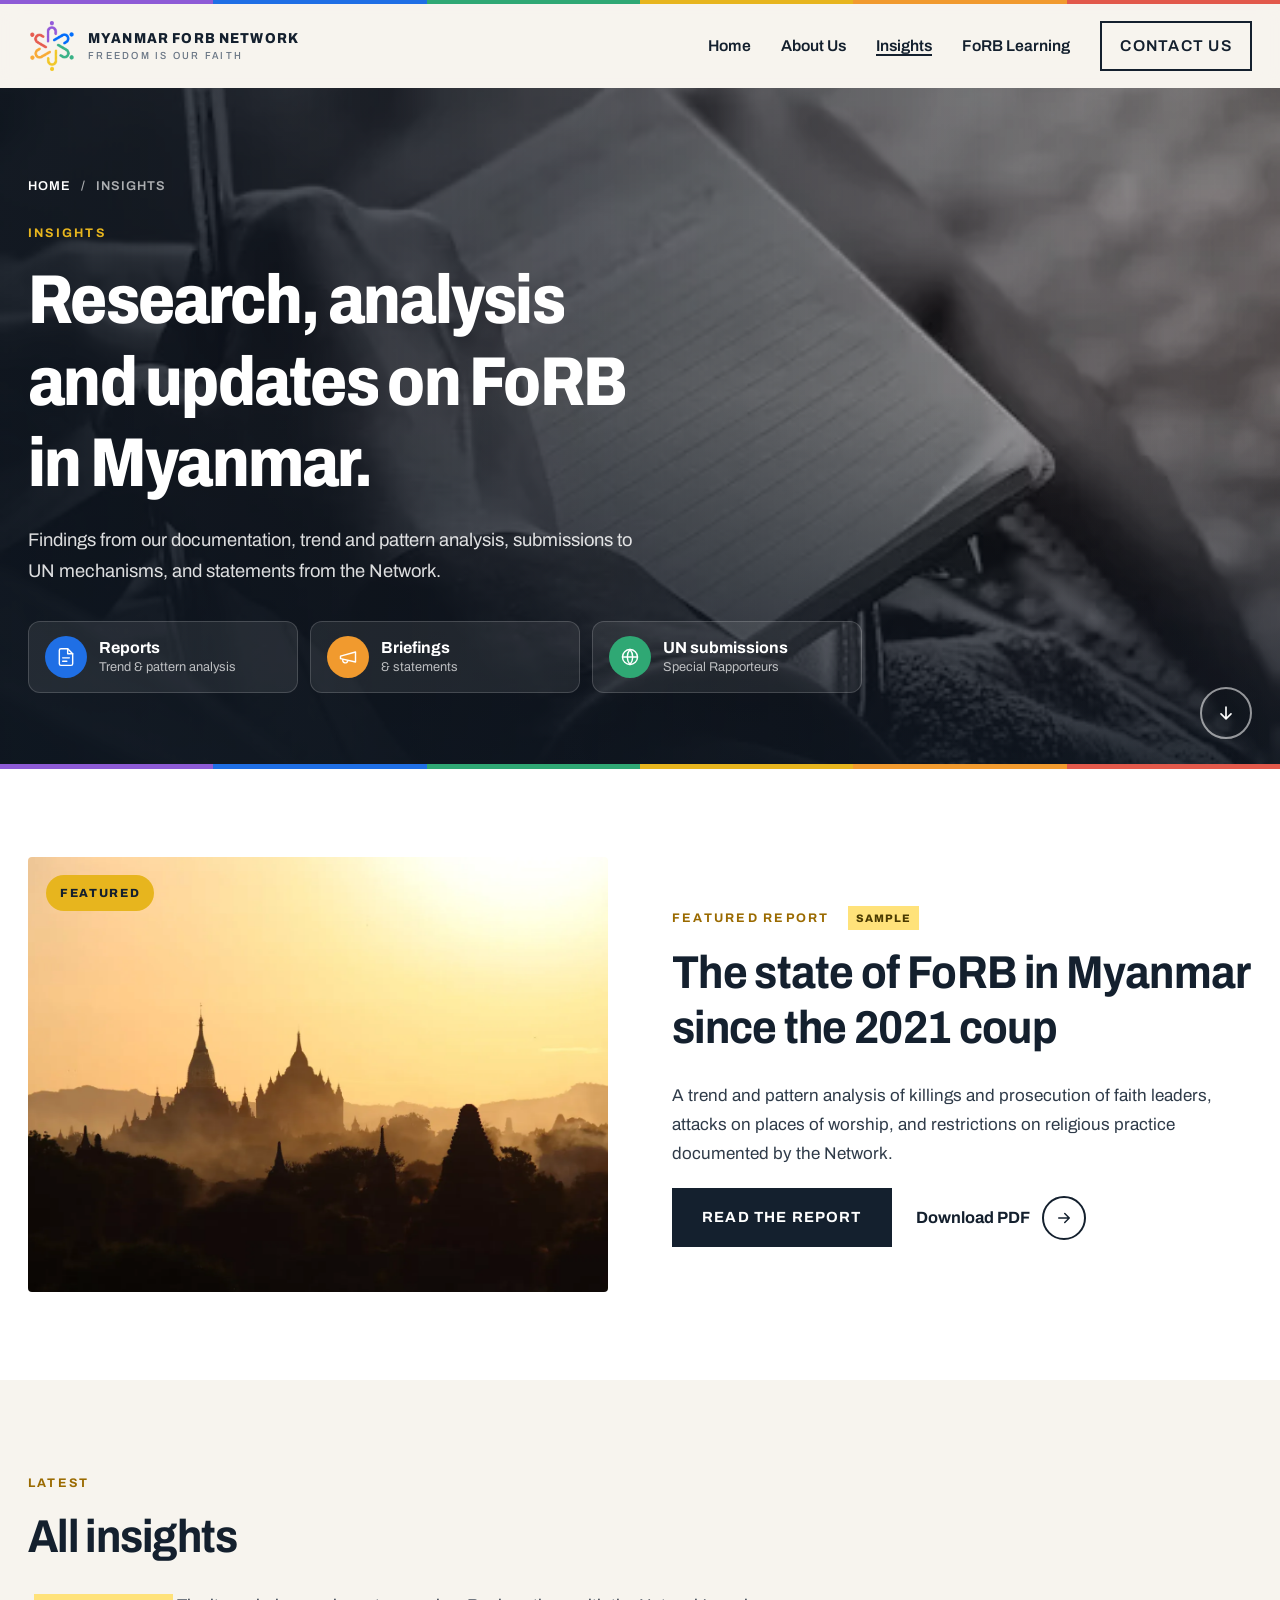
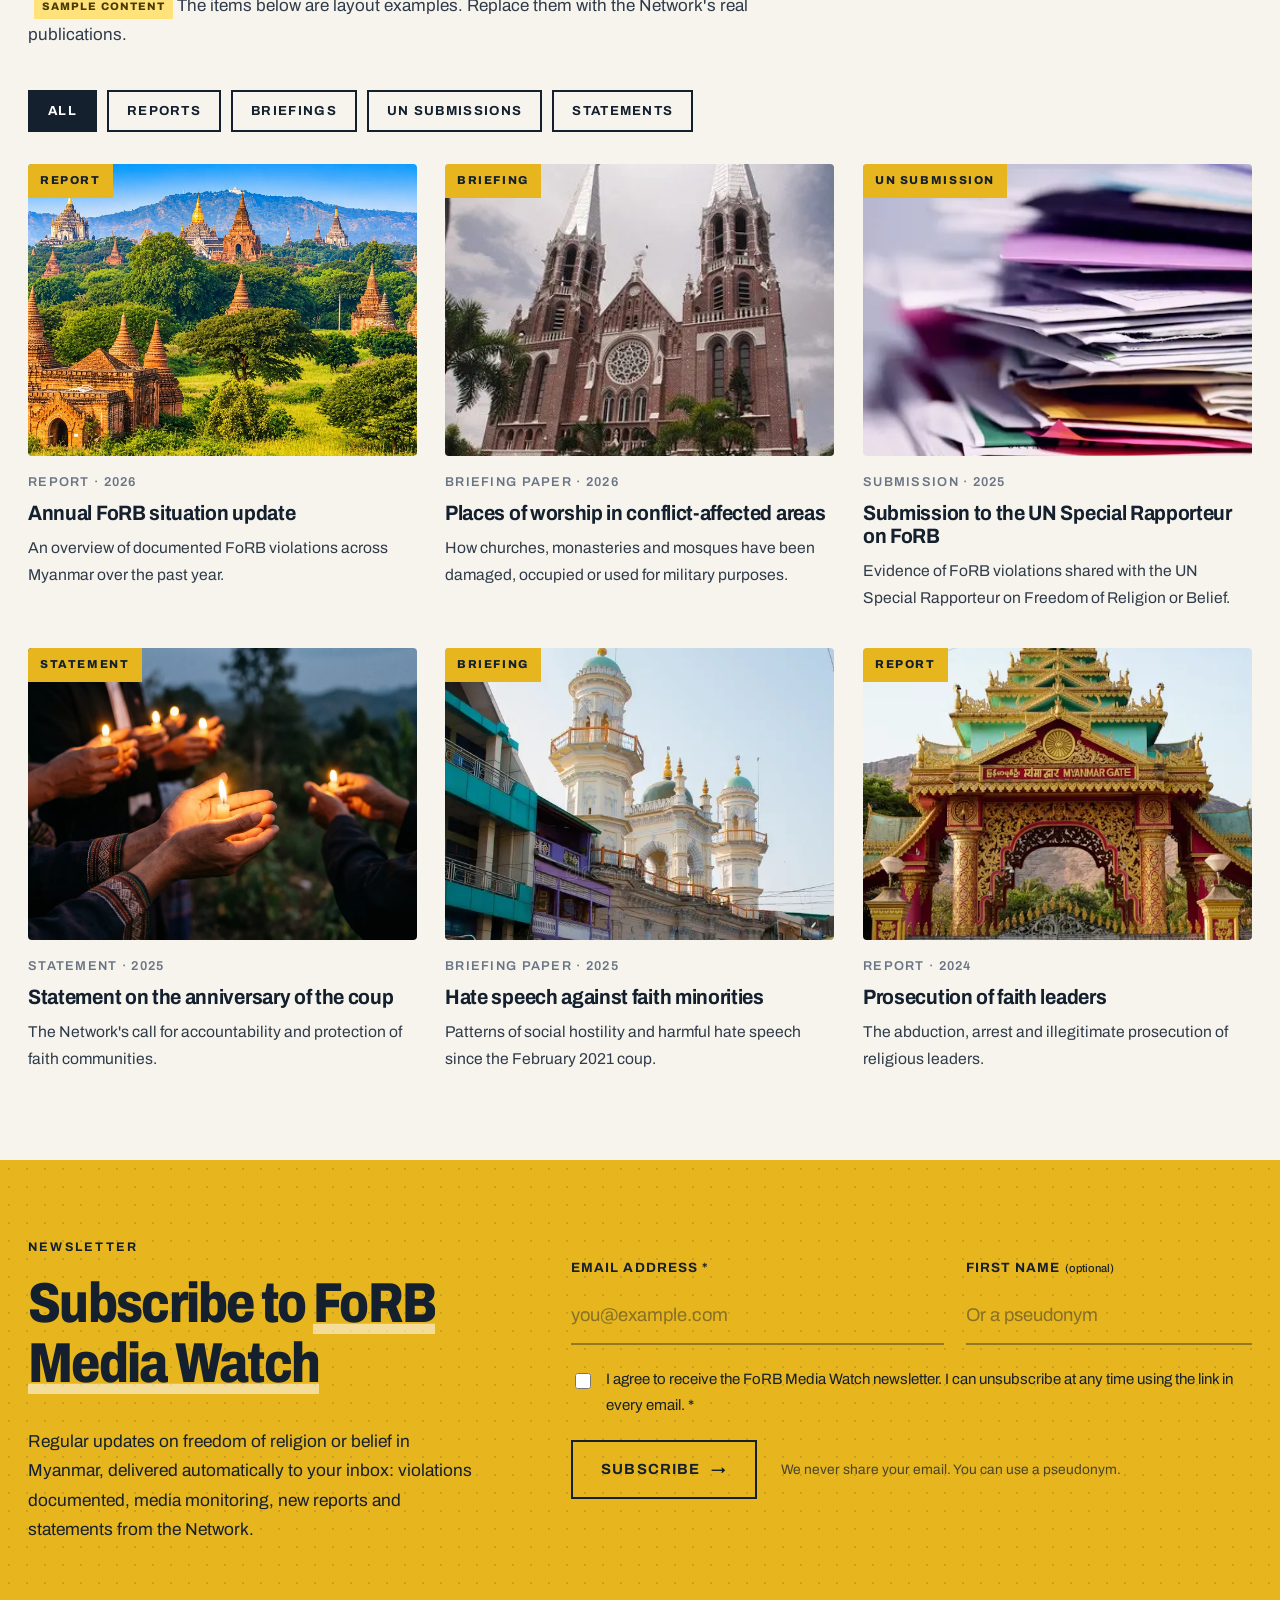
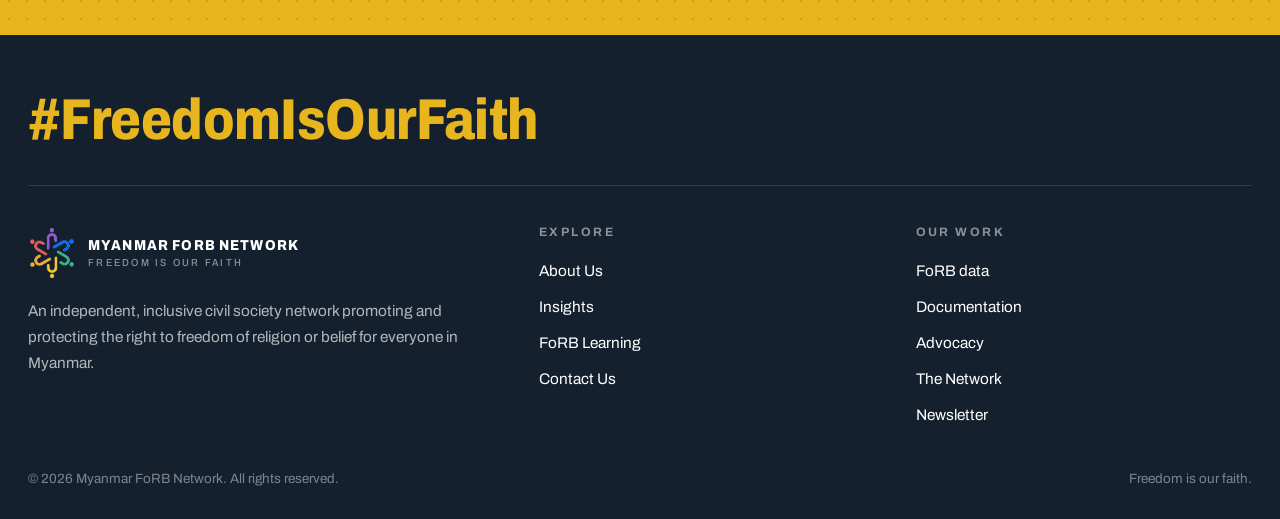
<file: site/insights.html>
<!doctype html>
<html lang="en">
<head>
  <meta charset="utf-8">
  <meta name="viewport" content="width=device-width, initial-scale=1">
  <title>Insights — Myanmar FoRB Network</title>
  <meta name="description" content="Reports, briefings, statements and analysis on freedom of religion or belief in Myanmar.">
  <meta property="og:title" content="Insights — Myanmar FoRB Network">
  <meta property="og:description" content="Reports, briefings, statements and analysis on freedom of religion or belief in Myanmar.">
  <meta property="og:image" content="assets/img/documents.jpg">
  <meta name="theme-color" content="#14202e">
  <link rel="icon" type="image/png" href="assets/img/logo-mark.png">
  <script>document.documentElement.className+=" js is-entering";setTimeout(function(){var r=document.documentElement;if(r.classList.contains("is-entering")){r.classList.remove("is-entering");r.classList.add("is-entered")}},2500);</script>
  <link rel="preconnect" href="https://fonts.googleapis.com">
  <link rel="preconnect" href="https://fonts.gstatic.com" crossorigin>
  <link href="https://fonts.googleapis.com/css2?family=Archivo:wdth,wght@62..125,400..800&family=Source+Serif+4:opsz,wght@8..60,400;8..60,600&display=swap" rel="stylesheet">
  <link rel="stylesheet" href="assets/css/styles.css">
</head>
<body>
<div class="curtain" aria-hidden="true"><span></span><span></span><span></span><span></span><span></span><span></span></div>
<a class="skip-link" href="#main">Skip to content</a>
<div class="band" aria-hidden="true"></div>
<header class="site-header">
  <div class="wrap">
    <a class="brand" href="index.html" aria-label="Myanmar FoRB Network — Home">
      <img src="assets/img/logo-mark.png" alt="" width="48" height="53">
      <span class="brand-name">Myanmar FoRB Network<span class="brand-tag">FREEDOM IS OUR FAITH</span></span>
    </a>
    <nav class="nav" aria-label="Main">
      <ul>
        <li><a class="u-link u-link--fade" href="index.html">Home</a></li>
        <li><a class="u-link u-link--fade" href="about.html">About Us</a></li>
        <li><a class="u-link u-link--fade" href="insights.html" aria-current="page">Insights</a></li>
        <li><a class="u-link u-link--fade" href="learning.html">FoRB Learning</a></li>
        <li><a class="btn btn--sm" href="contact.html">Contact Us</a></li>
      </ul>
    </nav>
    <button class="burger" aria-expanded="false" aria-controls="m-menu" aria-label="Open menu"><span></span><span></span><span></span></button>
  </div>
</header>

<div class="m-menu" id="m-menu" aria-hidden="true" role="dialog" aria-label="Menu">
  <div class="m-menu__top">
    <span class="m-menu__title">Menu</span>
    <button class="m-menu__close" aria-label="Close menu"></button>
  </div>
  <nav aria-label="Mobile">
    <ul>
      <li><a href="index.html">Home</a></li>
      <li><a href="about.html">About Us</a></li>
      <li><a href="insights.html" aria-current="page">Insights</a></li>
      <li><a href="learning.html">FoRB Learning</a></li>
      <li><a href="contact.html">Contact Us</a></li>
    </ul>
  </nav>
  <div class="m-menu__foot">
    <span class="hashtag">#FreedomIsOurFaith</span>
    <img src="assets/img/logo-mark.png" alt="" width="40" height="44">
  </div>
</div>

<main id="main">

  <!-- ============ HERO: full-bleed photo ============ -->
  <section class="page-hero" aria-labelledby="page-title">
    <div class="page-hero__bg" aria-hidden="true"><img src="assets/img/writing.webp" alt="" fetchpriority="high"></div>
    <div class="wrap page-hero__inner">
      <nav class="crumbs" aria-label="Breadcrumb" data-effect="fade"><a href="index.html">Home</a><span aria-hidden="true">/</span><span aria-current="page">Insights</span></nav>
      <span class="eyebrow" data-effect="fade">Insights</span>
      <h1 class="rise" id="page-title">Research, analysis and updates on FoRB in Myanmar.</h1>
      <p class="page-hero__lead" data-effect="slide-bottom" data-delay="2">Findings from our documentation, trend and pattern analysis, submissions to UN mechanisms, and statements from the Network.</p>
      <ul class="hero-chips stagger" data-effect="slide-bottom" data-delay="3" aria-label="What you will find">
        <li style="--c:var(--c-blue)"><span class="hero-chips__ic"><svg viewBox="0 0 24 24" fill="none" stroke="currentColor" stroke-width="1.7" stroke-linecap="round" stroke-linejoin="round" aria-hidden="true"><path d="M14 2H6a2 2 0 0 0-2 2v16a2 2 0 0 0 2 2h12a2 2 0 0 0 2-2V8z"/><path d="M14 2v6h6M8 13h8M8 17h5"/></svg></span><span><b>Reports</b><small>Trend &amp; pattern analysis</small></span></li>
        <li style="--c:var(--c-orange)"><span class="hero-chips__ic"><svg viewBox="0 0 24 24" fill="none" stroke="currentColor" stroke-width="1.7" stroke-linecap="round" stroke-linejoin="round" aria-hidden="true"><path d="m3 11 18-5v12L3 14v-3z"/><path d="M11.6 16.8a3 3 0 1 1-5.8-1.6"/></svg></span><span><b>Briefings</b><small>&amp; statements</small></span></li>
        <li style="--c:var(--c-green)"><span class="hero-chips__ic"><svg viewBox="0 0 24 24" fill="none" stroke="currentColor" stroke-width="1.7" stroke-linecap="round" stroke-linejoin="round" aria-hidden="true"><circle cx="12" cy="12" r="9"/><path d="M3 12h18M12 3a14 14 0 0 1 0 18M12 3a14 14 0 0 0 0 18"/></svg></span><span><b>UN submissions</b><small>Special Rapporteurs</small></span></li>
      </ul>
    </div>
    <button class="scroll-cue" type="button" aria-label="Scroll to content"><span><svg viewBox="0 0 24 24" fill="none" stroke="currentColor" stroke-width="2" stroke-linecap="round" stroke-linejoin="round" aria-hidden="true"><path d="M12 5v14M6 13l6 6 6-6"/></svg></span></button>
    <div class="page-hero__band" aria-hidden="true"></div>
  </section>

  <!-- ============ FEATURED ============ -->
  <section class="section section--white">
    <div class="wrap split">
      <figure class="figure featured-fig" data-effect="mask" style="aspect-ratio:4/3">
        <span class="ribbon">Featured</span>
        <img src="assets/img/bagan-sunset.webp" alt="Silhouettes of pagodas at sunset" loading="lazy">
      </figure>
      <div>
        <span class="eyebrow" data-effect="fade">Featured report <span class="placeholder-flag">Sample</span></span>
        <h2 class="rise">The state of FoRB in Myanmar since the 2021 coup</h2>
        <p data-effect="slide-bottom">A trend and pattern analysis of killings and prosecution of faith leaders, attacks on places of worship, and restrictions on religious practice documented by the Network.</p>
        <div data-effect="slide-bottom" style="display:flex;gap:24px;flex-wrap:wrap;align-items:center">
          <a class="btn btn--dark" href="#">Read the report</a>
          <a class="arrow-link" href="#">Download PDF <span class="ar"><svg viewBox="0 0 24 24" fill="none" stroke="currentColor" stroke-width="2" stroke-linecap="round" stroke-linejoin="round"><path d="M5 12h14M13 6l6 6-6 6"/></svg></span></a>
        </div>
      </div>
    </div>
  </section>

  <!-- ============ LIST ============ -->
  <section class="section">
    <div class="wrap">
      <div class="section-head">
        <span class="eyebrow" data-effect="fade">Latest</span>
        <h2 class="rise">All insights</h2>
        <p data-effect="slide-bottom"><span class="placeholder-flag">Sample content</span> The items below are layout examples. Replace them with the Network's real publications.</p>
      </div>

      <div class="chips" role="group" aria-label="Filter insights">
        <button class="chip" data-filter="all" aria-pressed="true">All</button>
        <button class="chip" data-filter="report" aria-pressed="false">Reports</button>
        <button class="chip" data-filter="briefing" aria-pressed="false">Briefings</button>
        <button class="chip" data-filter="submission" aria-pressed="false">UN Submissions</button>
        <button class="chip" data-filter="statement" aria-pressed="false">Statements</button>
      </div>

      <div class="cards">
        <a class="card" href="#" data-type="report" data-effect="slide-bottom">
          <div class="card__img"><img src="assets/img/bagan-temples.webp" alt="" loading="lazy"><span class="card__tag">Report</span></div>
          <div class="card__meta">Report · 2026</div>
          <h3><span class="u-link u-link--fade">Annual FoRB situation update</span></h3>
          <p>An overview of documented FoRB violations across Myanmar over the past year.</p>
        </a>
        <a class="card" href="#" data-type="briefing" data-effect="slide-bottom" data-delay="1">
          <div class="card__img"><img src="assets/img/cathedral.webp" alt="" loading="lazy" style="object-position:center 30%"><span class="card__tag">Briefing</span></div>
          <div class="card__meta">Briefing paper · 2026</div>
          <h3><span class="u-link u-link--fade">Places of worship in conflict-affected areas</span></h3>
          <p>How churches, monasteries and mosques have been damaged, occupied or used for military purposes.</p>
        </a>
        <a class="card" href="#" data-type="submission" data-effect="slide-bottom" data-delay="2">
          <div class="card__img"><img src="assets/img/documents.webp" alt="" loading="lazy"><span class="card__tag">UN Submission</span></div>
          <div class="card__meta">Submission · 2025</div>
          <h3><span class="u-link u-link--fade">Submission to the UN Special Rapporteur on FoRB</span></h3>
          <p>Evidence of FoRB violations shared with the UN Special Rapporteur on Freedom of Religion or Belief.</p>
        </a>
        <a class="card" href="#" data-type="statement" data-effect="slide-bottom">
          <div class="card__img"><img src="assets/img/candles.webp" alt="" loading="lazy"><span class="card__tag">Statement</span></div>
          <div class="card__meta">Statement · 2025</div>
          <h3><span class="u-link u-link--fade">Statement on the anniversary of the coup</span></h3>
          <p>The Network's call for accountability and protection of faith communities.</p>
        </a>
        <a class="card" href="#" data-type="briefing" data-effect="slide-bottom" data-delay="1">
          <div class="card__img"><img src="assets/img/mosque.webp" alt="" loading="lazy" style="object-position:center 25%"><span class="card__tag">Briefing</span></div>
          <div class="card__meta">Briefing paper · 2025</div>
          <h3><span class="u-link u-link--fade">Hate speech against faith minorities</span></h3>
          <p>Patterns of social hostility and harmful hate speech since the February 2021 coup.</p>
        </a>
        <a class="card" href="#" data-type="report" data-effect="slide-bottom" data-delay="2">
          <div class="card__img"><img src="assets/img/pagoda-gate.webp" alt="" loading="lazy"><span class="card__tag">Report</span></div>
          <div class="card__meta">Report · 2024</div>
          <h3><span class="u-link u-link--fade">Prosecution of faith leaders</span></h3>
          <p>The abduction, arrest and illegitimate prosecution of religious leaders.</p>
        </a>
      </div>
    </div>
  </section>

</main>

<section class="newsletter" id="newsletter" aria-labelledby="nl-title">
  <div class="wrap newsletter__grid">
    <div>
      <span class="eyebrow">Newsletter</span>
      <h2 id="nl-title" class="rise">Subscribe to <em class="hl">FoRB Media Watch</em></h2>
      <p data-effect="slide-bottom">Regular updates on freedom of religion or belief in Myanmar, delivered automatically to your inbox: violations documented, media monitoring, new reports and statements from the Network.</p>
    </div>
    <form class="nl-form" data-effect="slide-bottom" action="" method="post" target="_blank" novalidate>
      <div class="nl-row">
        <div class="field">
          <label for="nl-email">Email address *</label>
          <input id="nl-email" name="EMAIL" type="email" autocomplete="email" required placeholder="you@example.com">
        </div>
        <div class="field">
          <label for="nl-name">First name <small>(optional)</small></label>
          <input id="nl-name" name="FNAME" autocomplete="given-name" placeholder="Or a pseudonym">
        </div>
      </div>
      <div class="nl-hp" aria-hidden="true"><input type="text" name="b_hp" tabindex="-1" value="" autocomplete="off"></div>
      <label class="check"><input type="checkbox" name="consent" required> <span>I agree to receive the FoRB Media Watch newsletter. I can unsubscribe at any time using the link in every email. *</span></label>
      <div class="nl-actions">
        <button class="btn" type="submit">Subscribe <span aria-hidden="true">→</span></button>
        <small>We never share your email. You can use a pseudonym.</small>
      </div>
      <p class="nl-status" role="status" aria-live="polite"></p>
    </form>
  </div>
</section>

<footer class="site-footer">
  <div class="wrap">
    <div class="footer-top">
      <span class="hashtag">#FreedomIsOurFaith</span>
      <a class="arrow-link" href="#newsletter">Subscribe to Media Watch <span class="ar"><svg viewBox="0 0 24 24" fill="none" stroke="currentColor" stroke-width="2" stroke-linecap="round" stroke-linejoin="round"><path d="M5 12h14M13 6l6 6-6 6"/></svg></span></a>
    </div>
    <div class="footer-grid">
      <div>
        <a class="brand" href="index.html">
          <img src="assets/img/logo-mark.png" alt="" width="48" height="53">
          <span class="brand-name">Myanmar FoRB Network<span class="brand-tag">FREEDOM IS OUR FAITH</span></span>
        </a>
        <p>An independent, inclusive civil society network promoting and protecting the right to freedom of religion or belief for everyone in Myanmar.</p>
      </div>
      <div>
        <h4>Explore</h4>
        <ul>
          <li><a class="u-link u-link--fade" href="about.html">About Us</a></li>
          <li><a class="u-link u-link--fade" href="insights.html">Insights</a></li>
          <li><a class="u-link u-link--fade" href="learning.html">FoRB Learning</a></li>
          <li><a class="u-link u-link--fade" href="contact.html">Contact Us</a></li>
        </ul>
      </div>
      <div>
        <h4>Our work</h4>
        <ul>
          <li><a class="u-link u-link--fade" href="about.html#data">FoRB data</a></li>
          <li><a class="u-link u-link--fade" href="about.html#what-we-do">Documentation</a></li>
          <li><a class="u-link u-link--fade" href="about.html#what-we-do">Advocacy</a></li>
          <li><a class="u-link u-link--fade" href="about.html#network">The Network</a></li>
          <li><a class="u-link u-link--fade" href="#newsletter">Newsletter</a></li>
        </ul>
      </div>
    </div>
    <div class="footer-bottom">
      <span>© <span data-year>2026</span> Myanmar FoRB Network. All rights reserved.</span>
      <span>Freedom is our faith.</span>
    </div>
  </div>
</footer>

<button class="to-top" aria-label="Back to top"><svg viewBox="0 0 24 24" fill="none" stroke="currentColor" stroke-width="2" stroke-linecap="round" stroke-linejoin="round"><path d="M12 19V5M6 11l6-6 6 6"/></svg></button>

<script src="assets/js/main.js"></script>
</body>
</html>
</file>
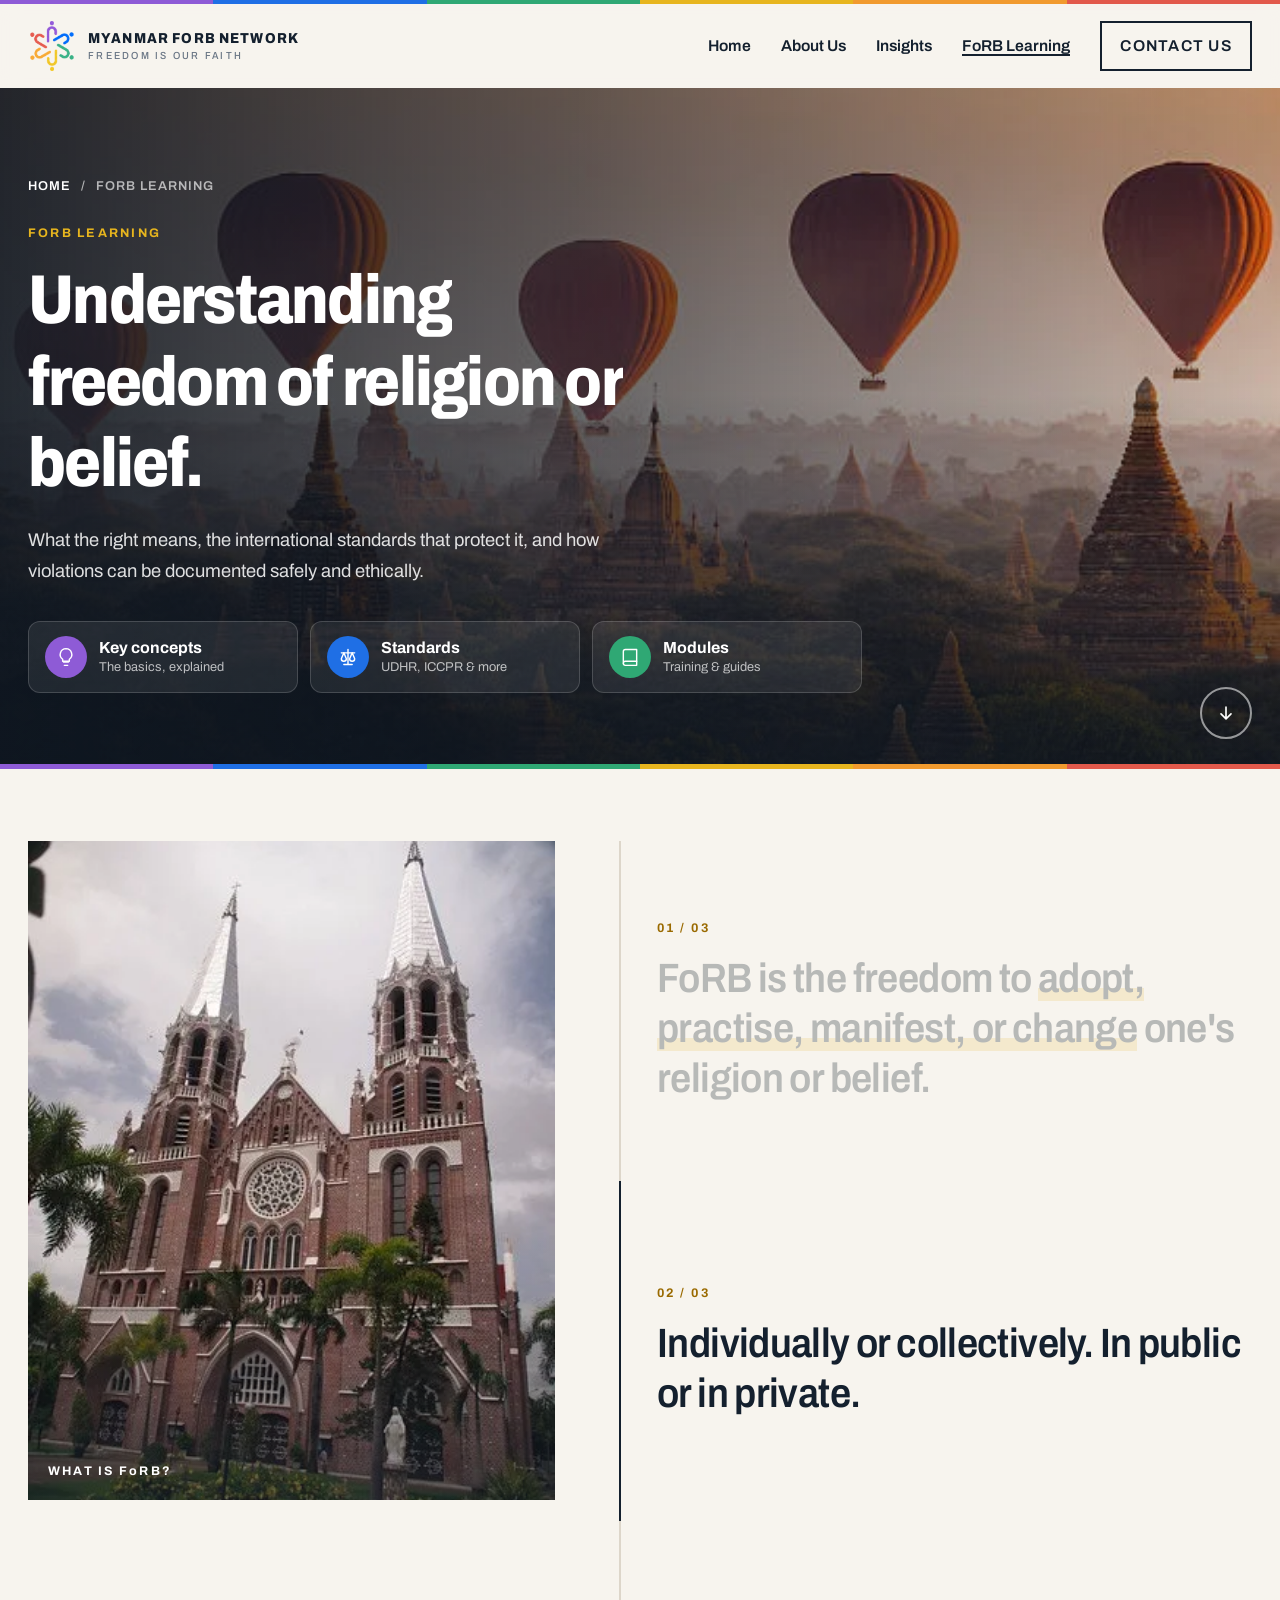
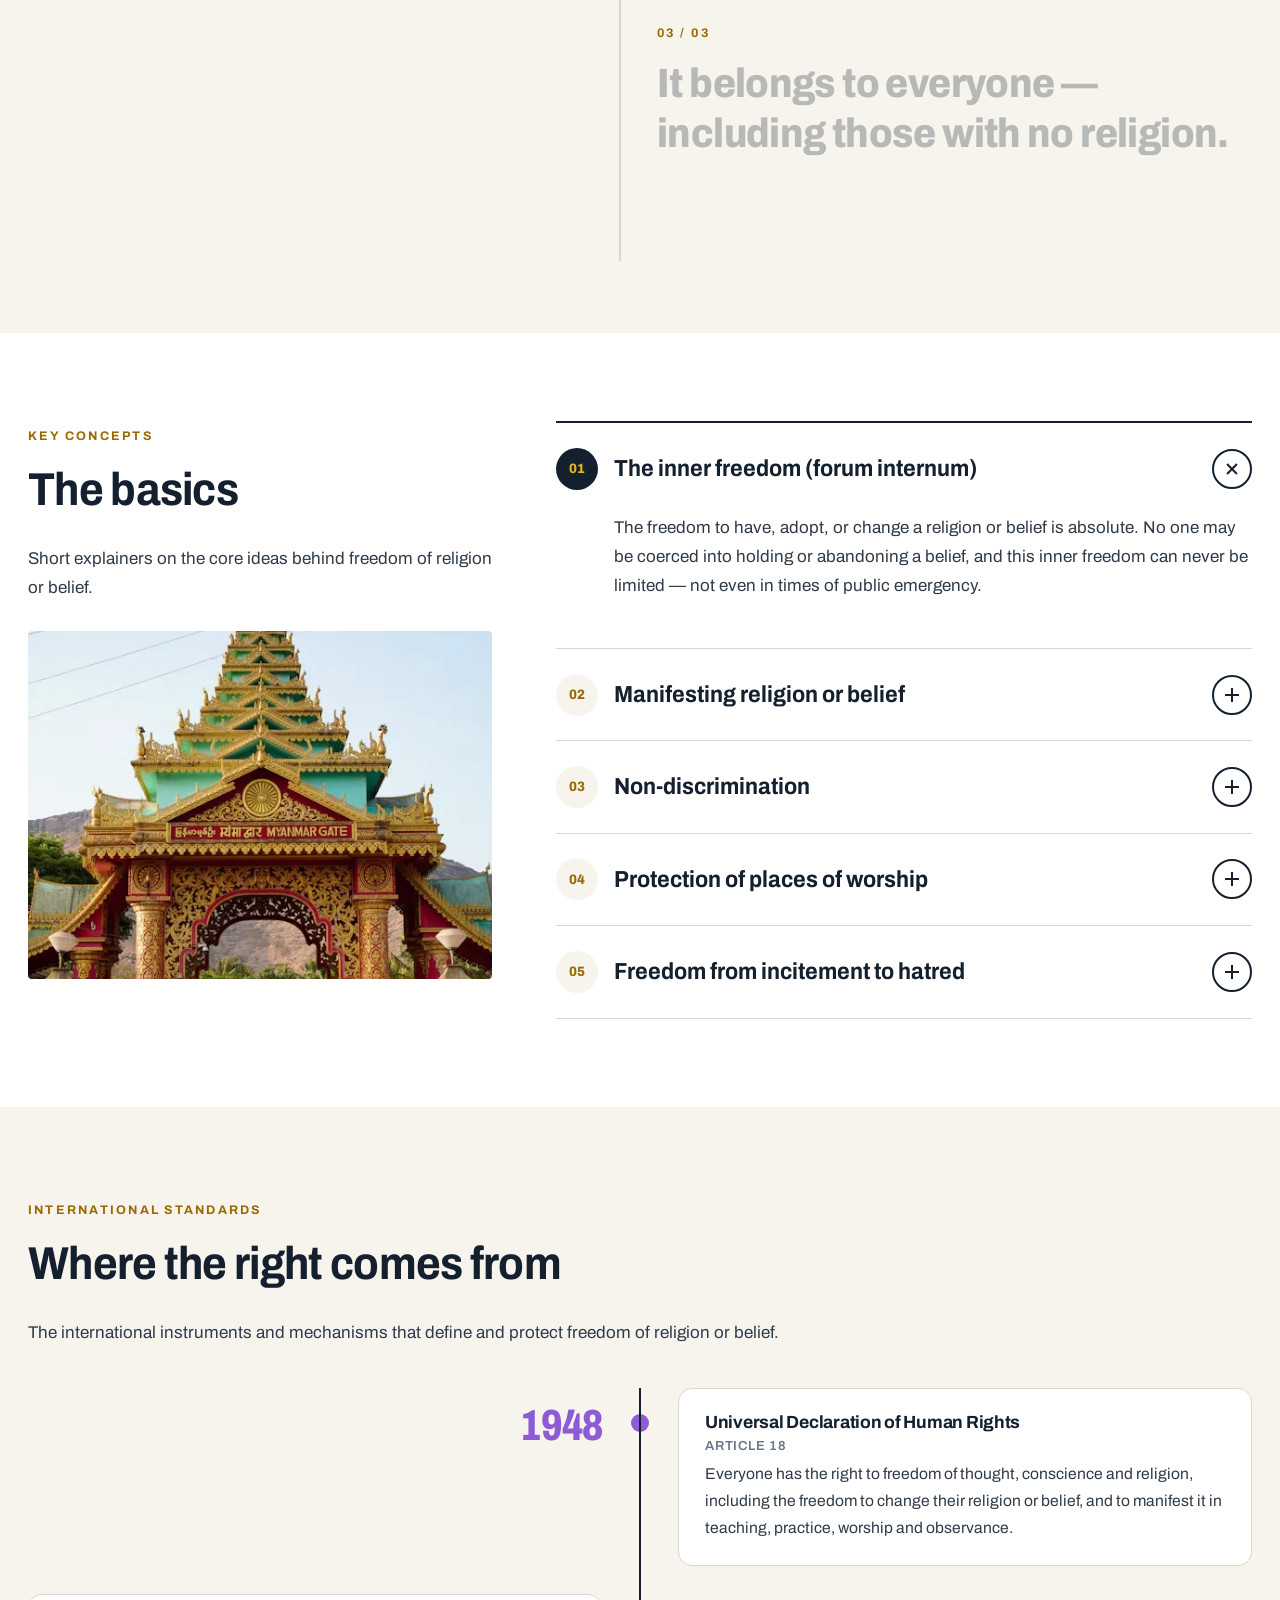
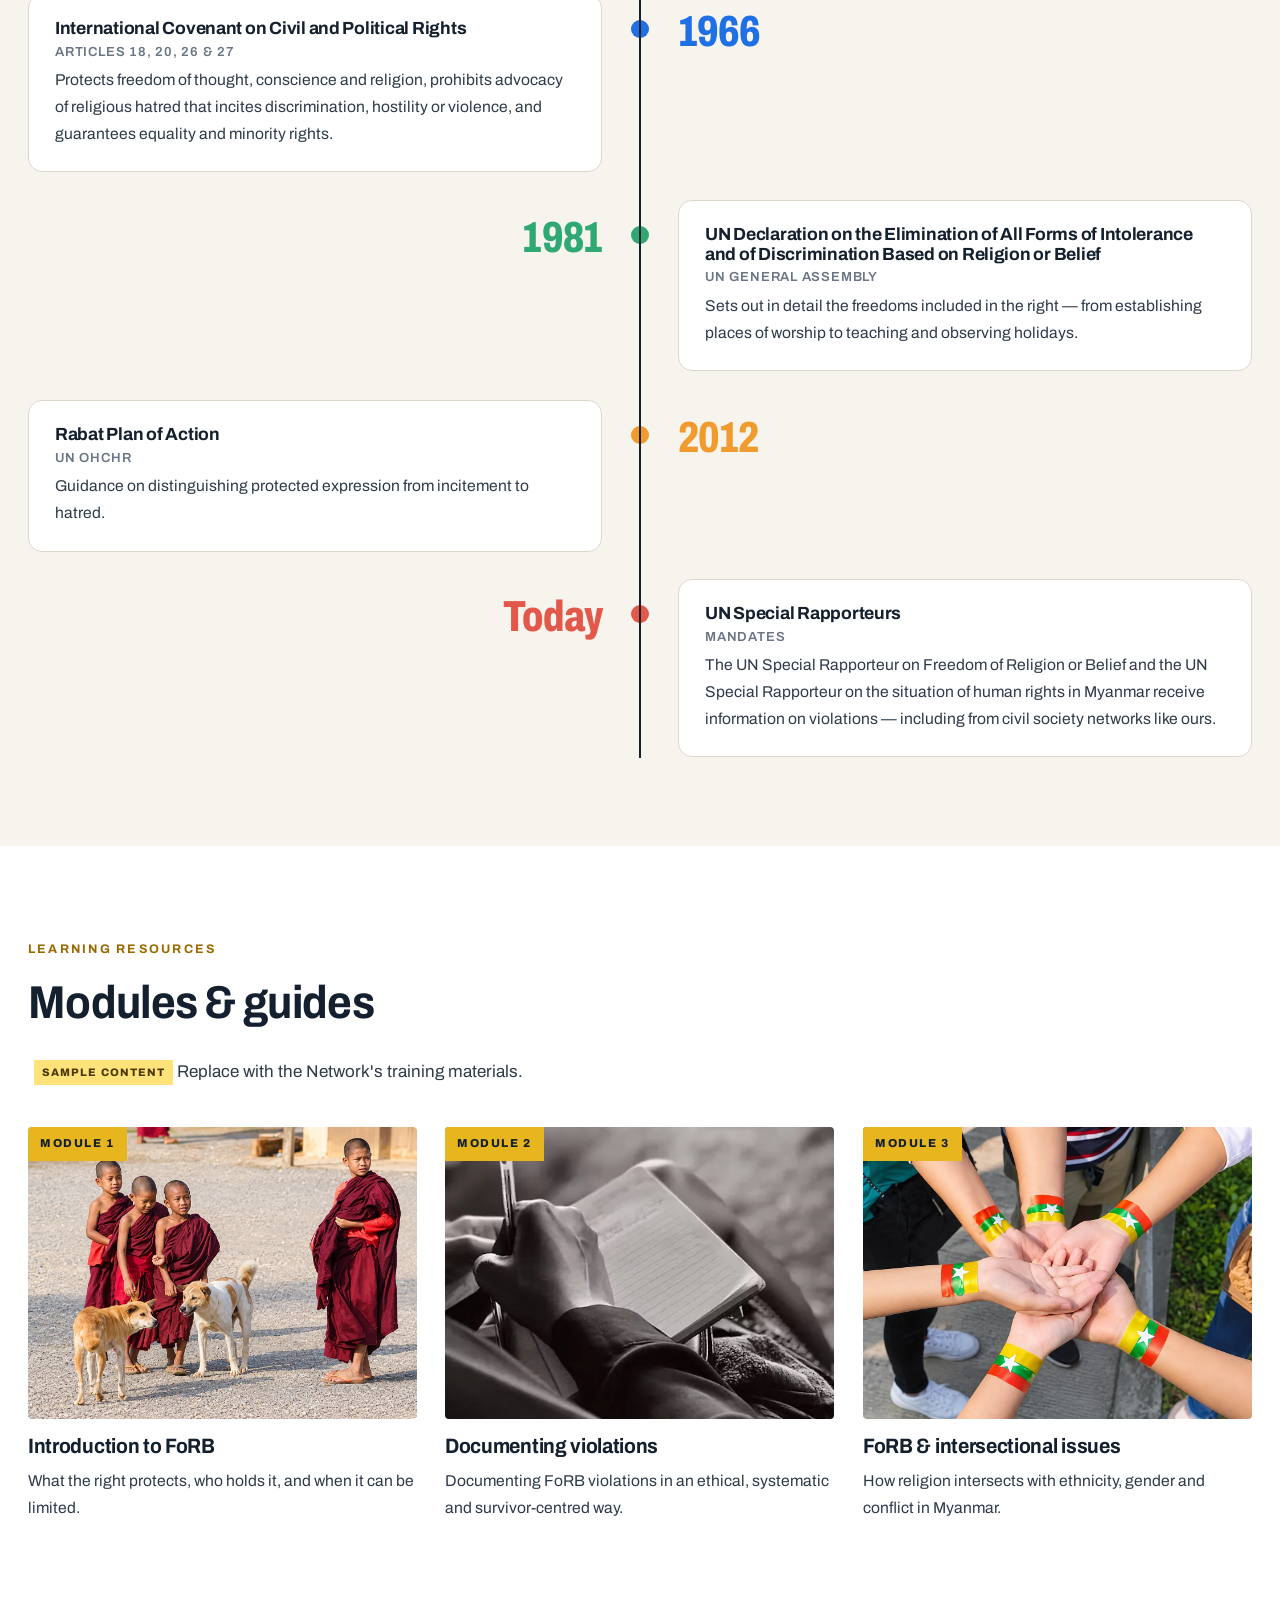
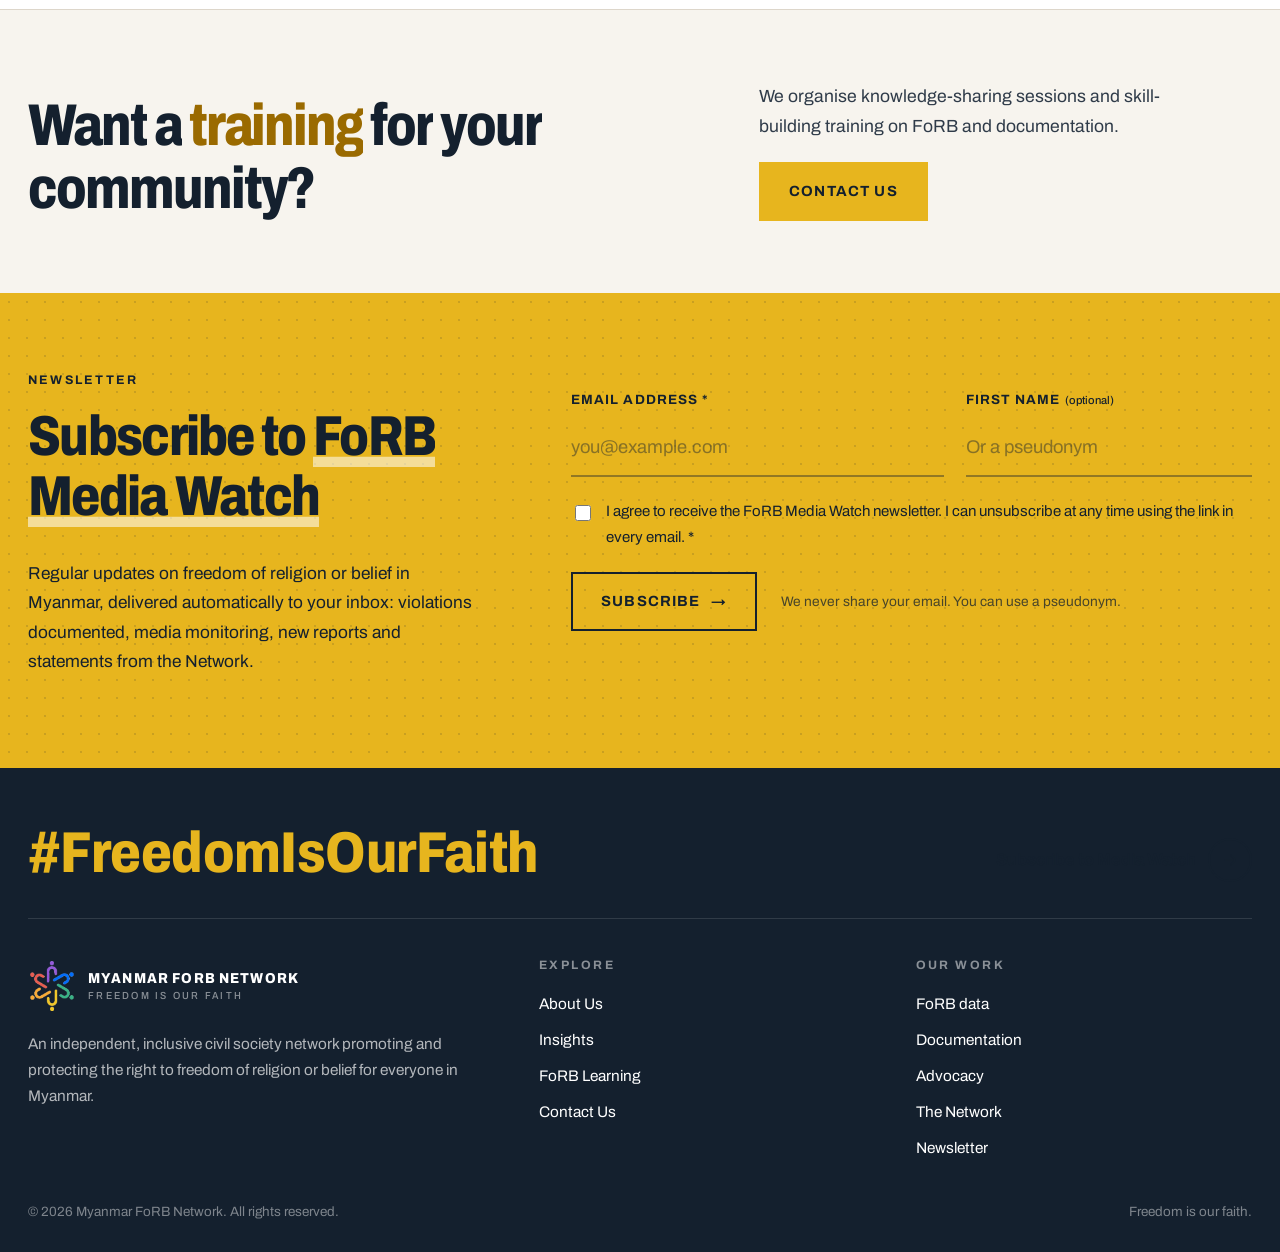
<file: site/learning.html>
<!doctype html>
<html lang="en">
<head>
  <meta charset="utf-8">
  <meta name="viewport" content="width=device-width, initial-scale=1">
  <title>FoRB Learning — Myanmar FoRB Network</title>
  <meta name="description" content="Learn what freedom of religion or belief means, the international standards that protect it, and how violations are documented.">
  <meta property="og:title" content="FoRB Learning — Myanmar FoRB Network">
  <meta property="og:description" content="Learn what freedom of religion or belief means, the international standards that protect it, and how violations are documented.">
  <meta property="og:image" content="assets/img/writing.jpg">
  <meta name="theme-color" content="#14202e">
  <link rel="icon" type="image/png" href="assets/img/logo-mark.png">
  <script>document.documentElement.className+=" js is-entering";setTimeout(function(){var r=document.documentElement;if(r.classList.contains("is-entering")){r.classList.remove("is-entering");r.classList.add("is-entered")}},2500);</script>
  <link rel="preconnect" href="https://fonts.googleapis.com">
  <link rel="preconnect" href="https://fonts.gstatic.com" crossorigin>
  <link href="https://fonts.googleapis.com/css2?family=Archivo:wdth,wght@62..125,400..800&family=Source+Serif+4:opsz,wght@8..60,400;8..60,600&display=swap" rel="stylesheet">
  <link rel="stylesheet" href="assets/css/styles.css">
</head>
<body>
<div class="curtain" aria-hidden="true"><span></span><span></span><span></span><span></span><span></span><span></span></div>
<a class="skip-link" href="#main">Skip to content</a>
<div class="band" aria-hidden="true"></div>
<header class="site-header">
  <div class="wrap">
    <a class="brand" href="index.html" aria-label="Myanmar FoRB Network — Home">
      <img src="assets/img/logo-mark.png" alt="" width="48" height="53">
      <span class="brand-name">Myanmar FoRB Network<span class="brand-tag">FREEDOM IS OUR FAITH</span></span>
    </a>
    <nav class="nav" aria-label="Main">
      <ul>
        <li><a class="u-link u-link--fade" href="index.html">Home</a></li>
        <li><a class="u-link u-link--fade" href="about.html">About Us</a></li>
        <li><a class="u-link u-link--fade" href="insights.html">Insights</a></li>
        <li><a class="u-link u-link--fade" href="learning.html" aria-current="page">FoRB Learning</a></li>
        <li><a class="btn btn--sm" href="contact.html">Contact Us</a></li>
      </ul>
    </nav>
    <button class="burger" aria-expanded="false" aria-controls="m-menu" aria-label="Open menu"><span></span><span></span><span></span></button>
  </div>
</header>

<div class="m-menu" id="m-menu" aria-hidden="true" role="dialog" aria-label="Menu">
  <div class="m-menu__top">
    <span class="m-menu__title">Menu</span>
    <button class="m-menu__close" aria-label="Close menu"></button>
  </div>
  <nav aria-label="Mobile">
    <ul>
      <li><a href="index.html">Home</a></li>
      <li><a href="about.html">About Us</a></li>
      <li><a href="insights.html">Insights</a></li>
      <li><a href="learning.html" aria-current="page">FoRB Learning</a></li>
      <li><a href="contact.html">Contact Us</a></li>
    </ul>
  </nav>
  <div class="m-menu__foot">
    <span class="hashtag">#FreedomIsOurFaith</span>
    <img src="assets/img/logo-mark.png" alt="" width="40" height="44">
  </div>
</div>

<main id="main">

  <!-- ============ HERO: full-bleed photo ============ -->
  <section class="page-hero" aria-labelledby="page-title">
    <div class="page-hero__bg" aria-hidden="true"><img src="assets/img/bagan-balloons.webp" alt="" fetchpriority="high"></div>
    <div class="wrap page-hero__inner">
      <nav class="crumbs" aria-label="Breadcrumb" data-effect="fade"><a href="index.html">Home</a><span aria-hidden="true">/</span><span aria-current="page">FoRB Learning</span></nav>
      <span class="eyebrow" data-effect="fade">FoRB Learning</span>
      <h1 class="rise" id="page-title">Understanding freedom of religion or belief.</h1>
      <p class="page-hero__lead" data-effect="slide-bottom" data-delay="2">What the right means, the international standards that protect it, and how violations can be documented safely and ethically.</p>
      <ul class="hero-chips stagger" data-effect="slide-bottom" data-delay="3" aria-label="What you will learn">
        <li style="--c:var(--c-purple)"><span class="hero-chips__ic"><svg viewBox="0 0 24 24" fill="none" stroke="currentColor" stroke-width="1.7" stroke-linecap="round" stroke-linejoin="round" aria-hidden="true"><path d="M9 18h6M10 22h4"/><path d="M12 2a7 7 0 0 0-4 12.7V17h8v-2.3A7 7 0 0 0 12 2z"/></svg></span><span><b>Key concepts</b><small>The basics, explained</small></span></li>
        <li style="--c:var(--c-blue)"><span class="hero-chips__ic"><svg viewBox="0 0 24 24" fill="none" stroke="currentColor" stroke-width="1.7" stroke-linecap="round" stroke-linejoin="round" aria-hidden="true"><path d="M12 3v18M7 21h10M4 7h16"/><path d="m7 7-3 7a3 3 0 0 0 6 0zM17 7l-3 7a3 3 0 0 0 6 0z"/></svg></span><span><b>Standards</b><small>UDHR, ICCPR &amp; more</small></span></li>
        <li style="--c:var(--c-green)"><span class="hero-chips__ic"><svg viewBox="0 0 24 24" fill="none" stroke="currentColor" stroke-width="1.7" stroke-linecap="round" stroke-linejoin="round" aria-hidden="true"><path d="M4 19.5A2.5 2.5 0 0 1 6.5 17H20V3H6.5A2.5 2.5 0 0 0 4 5.5z"/><path d="M4 19.5A2.5 2.5 0 0 0 6.5 22H20v-5"/></svg></span><span><b>Modules</b><small>Training &amp; guides</small></span></li>
      </ul>
    </div>
    <button class="scroll-cue" type="button" aria-label="Scroll to content"><span><svg viewBox="0 0 24 24" fill="none" stroke="currentColor" stroke-width="2" stroke-linecap="round" stroke-linejoin="round" aria-hidden="true"><path d="M12 5v14M6 13l6 6 6-6"/></svg></span></button>
    <div class="page-hero__band" aria-hidden="true"></div>
  </section>

  <!-- ============ WHAT IS FoRB: story ============ -->
  <section class="story-sec">
    <div class="wrap story">
      <div class="story__media" aria-hidden="true">
        <img data-step="0" class="active" src="assets/img/novice-monks.webp" alt="">
        <img data-step="1" src="assets/img/cathedral.webp" alt="" style="object-position:center 30%">
        <img data-step="2" src="assets/img/candles.webp" alt="">
        <span class="story__count">WHAT IS FoRB?</span>
      </div>
      <div class="story__steps">
        <div class="story__step current" data-step="0">
          <img class="story__thumb" src="assets/img/novice-monks.webp" alt="" loading="lazy">
          <span class="story__num">01 / 03</span>
          <h2 class="statement">FoRB is the freedom to <mark>adopt, practise, manifest, or change</mark> one's religion or belief.</h2>
        </div>
        <div class="story__step" data-step="1">
          <img class="story__thumb" src="assets/img/cathedral.webp" alt="" loading="lazy">
          <span class="story__num">02 / 03</span>
          <h2 class="statement">Individually or collectively. In public or in private.</h2>
        </div>
        <div class="story__step" data-step="2">
          <img class="story__thumb" src="assets/img/candles.webp" alt="" loading="lazy">
          <span class="story__num">03 / 03</span>
          <h2 class="statement"><strong>It belongs to everyone — including those with no religion.</strong></h2>
        </div>
      </div>
    </div>
  </section>

  <!-- ============ KEY CONCEPTS ============ -->
  <section class="section section--white">
    <div class="wrap split split--top split--wide-right">
      <div>
        <span class="eyebrow" data-effect="fade">Key concepts</span>
        <h2 class="rise">The basics</h2>
        <p data-effect="slide-bottom">Short explainers on the core ideas behind freedom of religion or belief.</p>
        <figure class="figure concepts-fig" data-effect="mask" style="aspect-ratio:4/3">
          <img src="assets/img/pagoda-gate.webp" alt="An ornate pagoda gateway" loading="lazy" style="object-position:center 35%">
        </figure>
      </div>
      <div class="accordion" data-effect="slide-bottom">
        <details open>
          <summary>The inner freedom (forum internum)</summary>
          <div class="acc-body"><p>The freedom to have, adopt, or change a religion or belief is absolute. No one may be coerced into holding or abandoning a belief, and this inner freedom can never be limited — not even in times of public emergency.</p></div>
        </details>
        <details>
          <summary>Manifesting religion or belief</summary>
          <div class="acc-body"><p>Worship, observance, practice and teaching — alone or with others, in public or private. This outward expression can only be limited by law, and only when necessary to protect public safety, order, health, morals or the fundamental rights of others.</p></div>
        </details>
        <details>
          <summary>Non-discrimination</summary>
          <div class="acc-body"><p>No one should be discriminated against by the State or anyone else because of their religion or belief. Religious minorities have the same rights as majority communities.</p></div>
        </details>
        <details>
          <summary>Protection of places of worship</summary>
          <div class="acc-body"><p>Religious buildings and sites are protected under international human rights law and, during armed conflict, under international humanitarian law. Deliberately attacking them, or using them for military purposes, can amount to serious violations.</p></div>
        </details>
        <details>
          <summary>Freedom from incitement to hatred</summary>
          <div class="acc-body"><p>Advocacy of religious hatred that constitutes incitement to discrimination, hostility or violence must be prohibited by law — while protecting freedom of expression.</p></div>
        </details>
      </div>
    </div>
  </section>

  <!-- ============ STANDARDS: timeline ============ -->
  <section class="section">
    <div class="wrap">
      <div class="section-head">
        <span class="eyebrow" data-effect="fade">International standards</span>
        <h2 class="rise">Where the right comes from</h2>
        <p data-effect="slide-bottom">The international instruments and mechanisms that define and protect freedom of religion or belief.</p>
      </div>
      <ol class="std-tl">
        <li class="std" style="--c:var(--c-purple)">
          <span class="std__year">1948</span>
          <div class="std__card"><h3>Universal Declaration of Human Rights<small>Article 18</small></h3><p>Everyone has the right to freedom of thought, conscience and religion, including the freedom to change their religion or belief, and to manifest it in teaching, practice, worship and observance.</p></div>
        </li>
        <li class="std" style="--c:var(--c-blue)">
          <span class="std__year">1966</span>
          <div class="std__card"><h3>International Covenant on Civil and Political Rights<small>Articles 18, 20, 26 &amp; 27</small></h3><p>Protects freedom of thought, conscience and religion, prohibits advocacy of religious hatred that incites discrimination, hostility or violence, and guarantees equality and minority rights.</p></div>
        </li>
        <li class="std" style="--c:var(--c-green)">
          <span class="std__year">1981</span>
          <div class="std__card"><h3>UN Declaration on the Elimination of All Forms of Intolerance and of Discrimination Based on Religion or Belief<small>UN General Assembly</small></h3><p>Sets out in detail the freedoms included in the right — from establishing places of worship to teaching and observing holidays.</p></div>
        </li>
        <li class="std" style="--c:var(--c-orange)">
          <span class="std__year">2012</span>
          <div class="std__card"><h3>Rabat Plan of Action<small>UN OHCHR</small></h3><p>Guidance on distinguishing protected expression from incitement to hatred.</p></div>
        </li>
        <li class="std" style="--c:var(--c-red)">
          <span class="std__year">Today</span>
          <div class="std__card"><h3>UN Special Rapporteurs<small>Mandates</small></h3><p>The UN Special Rapporteur on Freedom of Religion or Belief and the UN Special Rapporteur on the situation of human rights in Myanmar receive information on violations — including from civil society networks like ours.</p></div>
        </li>
      </ol>
    </div>
  </section>

  <!-- ============ RESOURCES ============ -->
  <section class="section section--white">
    <div class="wrap">
      <div class="section-head">
        <span class="eyebrow" data-effect="fade">Learning resources</span>
        <h2 class="rise">Modules &amp; guides</h2>
        <p data-effect="slide-bottom"><span class="placeholder-flag">Sample content</span> Replace with the Network's training materials.</p>
      </div>
      <div class="cards">
        <a class="card" href="#" data-effect="slide-bottom">
          <div class="card__img"><img src="assets/img/novice-monks.webp" alt="" loading="lazy"><span class="card__tag">Module 1</span></div>
          <h3><span class="u-link u-link--fade">Introduction to FoRB</span></h3>
          <p>What the right protects, who holds it, and when it can be limited.</p>
        </a>
        <a class="card" href="#" data-effect="slide-bottom" data-delay="1">
          <div class="card__img"><img src="assets/img/writing.webp" alt="" loading="lazy"><span class="card__tag">Module 2</span></div>
          <h3><span class="u-link u-link--fade">Documenting violations</span></h3>
          <p>Documenting FoRB violations in an ethical, systematic and survivor-centred way.</p>
        </a>
        <a class="card" href="#" data-effect="slide-bottom" data-delay="2">
          <div class="card__img"><img src="assets/img/solidarity-hands.webp" alt="" loading="lazy"><span class="card__tag">Module 3</span></div>
          <h3><span class="u-link u-link--fade">FoRB &amp; intersectional issues</span></h3>
          <p>How religion intersects with ethnicity, gender and conflict in Myanmar.</p>
        </a>
      </div>
    </div>
  </section>

  <!-- ============ CTA ============ -->
  <section class="big-cta">
    <div class="wrap">
      <h2 class="rise">Want a <em class="hl">training</em> for your community?</h2>
      <div class="big-cta__row" data-effect="slide-bottom">
        <p>We organise knowledge-sharing sessions and skill-building training on FoRB and documentation.</p>
        <div class="actions"><a class="btn btn--accent" href="contact.html">Contact us</a></div>
      </div>
    </div>
  </section>

</main>

<section class="newsletter" id="newsletter" aria-labelledby="nl-title">
  <div class="wrap newsletter__grid">
    <div>
      <span class="eyebrow">Newsletter</span>
      <h2 id="nl-title" class="rise">Subscribe to <em class="hl">FoRB Media Watch</em></h2>
      <p data-effect="slide-bottom">Regular updates on freedom of religion or belief in Myanmar, delivered automatically to your inbox: violations documented, media monitoring, new reports and statements from the Network.</p>
    </div>
    <form class="nl-form" data-effect="slide-bottom" action="" method="post" target="_blank" novalidate>
      <div class="nl-row">
        <div class="field">
          <label for="nl-email">Email address *</label>
          <input id="nl-email" name="EMAIL" type="email" autocomplete="email" required placeholder="you@example.com">
        </div>
        <div class="field">
          <label for="nl-name">First name <small>(optional)</small></label>
          <input id="nl-name" name="FNAME" autocomplete="given-name" placeholder="Or a pseudonym">
        </div>
      </div>
      <div class="nl-hp" aria-hidden="true"><input type="text" name="b_hp" tabindex="-1" value="" autocomplete="off"></div>
      <label class="check"><input type="checkbox" name="consent" required> <span>I agree to receive the FoRB Media Watch newsletter. I can unsubscribe at any time using the link in every email. *</span></label>
      <div class="nl-actions">
        <button class="btn" type="submit">Subscribe <span aria-hidden="true">→</span></button>
        <small>We never share your email. You can use a pseudonym.</small>
      </div>
      <p class="nl-status" role="status" aria-live="polite"></p>
    </form>
  </div>
</section>

<footer class="site-footer">
  <div class="wrap">
    <div class="footer-top">
      <span class="hashtag">#FreedomIsOurFaith</span>
      <a class="arrow-link" href="#newsletter">Subscribe to Media Watch <span class="ar"><svg viewBox="0 0 24 24" fill="none" stroke="currentColor" stroke-width="2" stroke-linecap="round" stroke-linejoin="round"><path d="M5 12h14M13 6l6 6-6 6"/></svg></span></a>
    </div>
    <div class="footer-grid">
      <div>
        <a class="brand" href="index.html">
          <img src="assets/img/logo-mark.png" alt="" width="48" height="53">
          <span class="brand-name">Myanmar FoRB Network<span class="brand-tag">FREEDOM IS OUR FAITH</span></span>
        </a>
        <p>An independent, inclusive civil society network promoting and protecting the right to freedom of religion or belief for everyone in Myanmar.</p>
      </div>
      <div>
        <h4>Explore</h4>
        <ul>
          <li><a class="u-link u-link--fade" href="about.html">About Us</a></li>
          <li><a class="u-link u-link--fade" href="insights.html">Insights</a></li>
          <li><a class="u-link u-link--fade" href="learning.html">FoRB Learning</a></li>
          <li><a class="u-link u-link--fade" href="contact.html">Contact Us</a></li>
        </ul>
      </div>
      <div>
        <h4>Our work</h4>
        <ul>
          <li><a class="u-link u-link--fade" href="about.html#data">FoRB data</a></li>
          <li><a class="u-link u-link--fade" href="about.html#what-we-do">Documentation</a></li>
          <li><a class="u-link u-link--fade" href="about.html#what-we-do">Advocacy</a></li>
          <li><a class="u-link u-link--fade" href="about.html#network">The Network</a></li>
          <li><a class="u-link u-link--fade" href="#newsletter">Newsletter</a></li>
        </ul>
      </div>
    </div>
    <div class="footer-bottom">
      <span>© <span data-year>2026</span> Myanmar FoRB Network. All rights reserved.</span>
      <span>Freedom is our faith.</span>
    </div>
  </div>
</footer>

<button class="to-top" aria-label="Back to top"><svg viewBox="0 0 24 24" fill="none" stroke="currentColor" stroke-width="2" stroke-linecap="round" stroke-linejoin="round"><path d="M12 19V5M6 11l6-6 6 6"/></svg></button>

<script src="assets/js/main.js"></script>
</body>
</html>
</file>
<file: docs/assets/css/styles.css>
/* ==========================================================================
   Myanmar FoRB Network — main stylesheet
   Design language: editorial human-rights site — split hero, staggered
   statement headlines, connecting lines, offset image blocks, dotted dark
   panels, slide-in scroll effects and page-transition curtain.
   ========================================================================== */

:root {
  /* Brand colours (sampled from the logo) */
  --c-purple: #8e5bd6;
  --c-blue:   #1f6fe5;
  --c-green:  #2fa874;
  --c-yellow: #e7b51e;
  --c-orange: #f19a2e;
  --c-red:    #e2594b;

  /* Core palette */
  --ink:      #14202e;   /* dark sections / headings */
  --ink-2:    #1c2b3c;
  --text:     #2f3b49;
  --muted:    #6a7685;
  --line:     #ddd6ca;
  --paper:    #f7f4ee;
  --paper-2:  #eee8dd;
  --white:    #ffffff;
  --accent:   #e7b51e;   /* signature highlight (logo yellow) */
  --accent-ink: #6b3fb8; /* logo purple, darkened for AA contrast on light backgrounds */

  --sans:  "Archivo", system-ui, -apple-system, "Segoe UI", Roboto, sans-serif;
  --serif: "Source Serif 4", Georgia, serif;

  --wrap: 1280px;
  --ease: cubic-bezier(.215, .61, .355, 1);   /* ≈ Power3.easeOut */
  --ease-io: cubic-bezier(.77, 0, .175, 1);
}

*, *::before, *::after { box-sizing: border-box; }
html { scroll-behavior: smooth; }
body {
  margin: 0;
  font-family: var(--sans);
  font-size: 1.0625rem;
  line-height: 1.7;
  color: var(--text);
  background: var(--paper);
  -webkit-font-smoothing: antialiased;
  overflow-x: hidden;
}
/* slide-in elements start off-canvas: clip them so phones never scroll sideways */
main, .site-footer, .hero { overflow-x: clip; }
img, video { max-width: 100%; display: block; }
a { color: inherit; }

h1, h2, h3, h4, h5 {
  font-family: var(--sans);
  color: var(--ink);
  line-height: 1.12;
  font-weight: 700;
  margin: 0 0 .55em;
  letter-spacing: -.015em;
}
h1 { font-size: clamp(2.6rem, 6vw, 5rem); font-stretch: 85%; font-weight: 800; letter-spacing: -.025em; }
h2 { font-size: clamp(1.9rem, 3.6vw, 3rem); font-stretch: 90%; }
h3 { font-size: 1.35rem; }
p { margin: 0 0 1.1em; }
strong { font-weight: 800; }

.wrap { width: 100%; max-width: var(--wrap); margin: 0 auto; padding: 0 28px; }
@media (max-width: 600px) { .wrap { padding: 0 20px; } }

.skip-link { position: absolute; left: -9999px; top: 0; background: var(--ink); color: #fff; padding: 10px 16px; z-index: 300; }
.skip-link:focus { left: 12px; top: 12px; }
:focus-visible { outline: 3px solid var(--c-blue); outline-offset: 3px; }

.sr-only { position: absolute !important; width: 1px; height: 1px; overflow: hidden; clip: rect(0,0,0,0); white-space: nowrap; }

/* Six-colour band from the logo */
.band {
  height: 4px;
  background: linear-gradient(90deg,
    var(--c-purple) 0 16.66%, var(--c-blue) 0 33.33%, var(--c-green) 0 50%,
    var(--c-yellow) 0 66.66%, var(--c-orange) 0 83.33%, var(--c-red) 0 100%);
}

.eyebrow {
  display: inline-flex; align-items: center; gap: 12px;
  font-size: .78rem; font-weight: 700; letter-spacing: .18em; text-transform: uppercase;
  color: var(--accent-ink); margin-bottom: 18px;
}
.dark .eyebrow, .section--dark .eyebrow { color: var(--accent); }

.hashtag { font-weight: 800; font-stretch: 85%; letter-spacing: -.01em; color: var(--accent); }

/* ---------- Animated underline links ---------- */
.u-link {
  text-decoration: none;
  background: linear-gradient(currentColor, currentColor) 0 100% / 100% 2px no-repeat;
  transition: background-size .45s var(--ease), color .3s;
  padding-bottom: 2px;
}
.u-link:hover { background-size: 0 2px; background-position: 100% 100%; }
.u-link--fade { background-size: 0 2px; background-position: 100% 100%; }
.u-link--fade:hover { background-size: 100% 2px; background-position: 0 100%; }

.arrow-link {
  display: inline-flex; align-items: center; gap: 12px;
  font-weight: 700; text-decoration: none; color: var(--ink);
  font-size: 1.02rem;
}
.arrow-link .ar {
  width: 44px; height: 44px; border-radius: 50%; border: 2px solid currentColor;
  display: grid; place-items: center; transition: transform .4s var(--ease), background .3s, color .3s;
}
.arrow-link .ar svg { width: 18px; height: 18px; }
.arrow-link:hover .ar { transform: translateX(6px); background: var(--ink); color: #fff; border-color: var(--ink); }
.dark .arrow-link, .section--dark .arrow-link { color: #fff; }
.dark .arrow-link:hover .ar, .section--dark .arrow-link:hover .ar { background: var(--accent); border-color: var(--accent); color: var(--ink); }

/* ---------- Buttons ---------- */
.btn {
  position: relative; overflow: hidden; isolation: isolate;
  display: inline-flex; align-items: center; gap: 10px;
  padding: 15px 28px; border: 2px solid var(--ink);
  font: inherit; font-weight: 700; font-size: .92rem; letter-spacing: .08em; text-transform: uppercase;
  text-decoration: none; color: var(--ink); background: transparent; cursor: pointer;
  transition: color .4s var(--ease);
}
.btn::before {
  content: ""; position: absolute; inset: 0; z-index: -1; background: var(--ink);
  transform: scaleX(0); transform-origin: right; transition: transform .45s var(--ease);
}
.btn:hover { color: #fff; }
.btn:hover::before { transform: scaleX(1); transform-origin: left; }
.btn--accent { background: var(--accent); border-color: var(--accent); color: var(--ink); }
.btn--accent::before { background: var(--ink); }
.btn--light { border-color: #fff; color: #fff; }
.btn--light::before { background: #fff; }
.btn--light:hover { color: var(--ink); }
.btn--sm { padding: 10px 18px; font-size: .78rem; }
/* Primary (filled) button — strongest call to action on a screen */
.btn--dark { background: var(--ink); color: #fff; }
.btn--dark::before { background: var(--accent); }
.btn--dark:hover { color: var(--ink); border-color: var(--accent); }

/* ==========================================================================
   Header
   ========================================================================== */
.site-header {
  position: sticky; top: 0; z-index: 80;
  background: rgba(247, 244, 238, .92);
  backdrop-filter: blur(10px); -webkit-backdrop-filter: blur(10px);
  transition: box-shadow .3s, transform .45s var(--ease);
}
.site-header.scrolled { box-shadow: 0 1px 0 var(--line); }
.site-header.hide { transform: translateY(-100%); }
.site-header .wrap { display: flex; align-items: center; justify-content: space-between; min-height: 84px; gap: 24px; }

.brand { display: flex; align-items: center; gap: 12px; text-decoration: none; color: var(--ink); }
.brand img { width: 48px; height: auto; transition: transform .8s var(--ease); }
.brand:hover img { transform: rotate(60deg); }
.brand-name { font-weight: 800; font-stretch: 90%; letter-spacing: .08em; font-size: .9rem; line-height: 1.15; text-transform: uppercase; }
.brand-tag { display: block; font-weight: 500; letter-spacing: .22em; font-size: .64rem; color: var(--muted); margin-top: 3px; }

.nav ul { list-style: none; margin: 0; padding: 0; display: flex; align-items: center; gap: 30px; }
.nav a { color: var(--ink); text-decoration: none; font-weight: 600; font-size: .98rem; }
.nav a.u-link--fade[aria-current="page"] { background-size: 100% 2px; background-position: 0 100%; }
.nav .btn { color: var(--ink); }
.nav .btn:hover { color: #fff; }

.burger { display: none; width: 46px; height: 46px; border: 0; background: none; padding: 0; cursor: pointer; position: relative; color: var(--ink); }
.burger span { position: absolute; left: 10px; right: 10px; height: 2px; background: currentColor; transition: transform .4s var(--ease), opacity .3s; }
.burger span:nth-child(1) { top: 16px; }
.burger span:nth-child(2) { top: 22px; right: 18px; }
.burger span:nth-child(3) { top: 28px; }

@media (max-width: 960px) {
  .nav { display: none; }
  .burger { display: block; }
}

/* Fullscreen mobile menu */
.m-menu {
  position: fixed; inset: 0; z-index: 200;
  background: var(--ink); color: #fff;
  display: flex; flex-direction: column; padding: 24px 28px 36px;
  clip-path: circle(0% at calc(100% - 50px) 42px);
  transition: clip-path .8s var(--ease-io);
  visibility: hidden;
}
.m-menu.open { clip-path: circle(150% at calc(100% - 50px) 42px); visibility: visible; }
.m-menu__top { display: flex; justify-content: space-between; align-items: center; }
.m-menu__title { font-size: .78rem; letter-spacing: .24em; text-transform: uppercase; color: rgba(255,255,255,.55); }
.m-menu__close { width: 46px; height: 46px; border: 0; background: none; color: #fff; cursor: pointer; position: relative; }
.m-menu__close::before, .m-menu__close::after { content: ""; position: absolute; left: 10px; right: 10px; top: 22px; height: 2px; background: currentColor; transform: rotate(45deg); }
.m-menu__close::after { transform: rotate(-45deg); }
.m-menu ul { list-style: none; margin: auto 0; padding: 0; }
.m-menu li { overflow: hidden; }
.m-menu li a {
  display: inline-block; padding: 8px 0;
  font-size: clamp(2.2rem, 9vw, 3.4rem); font-weight: 800; font-stretch: 85%; letter-spacing: -.02em;
  color: #fff; text-decoration: none;
  transform: translateY(110%); transition: transform .7s var(--ease), color .3s;
}
.m-menu li a:hover, .m-menu li a[aria-current="page"] { color: var(--accent); }
.m-menu.open li a { transform: none; }
.m-menu.open li:nth-child(1) a { transition-delay: .25s; }
.m-menu.open li:nth-child(2) a { transition-delay: .31s; }
.m-menu.open li:nth-child(3) a { transition-delay: .37s; }
.m-menu.open li:nth-child(4) a { transition-delay: .43s; }
.m-menu.open li:nth-child(5) a { transition-delay: .49s; }
.m-menu__foot { display: flex; justify-content: space-between; align-items: end; gap: 16px; }
.m-menu__foot .hashtag { font-size: 1.3rem; }

/* ==========================================================================
   Page transition curtain
   ========================================================================== */
.curtain {
  position: fixed; inset: 0; z-index: 250; pointer-events: none;
  display: grid; grid-template-columns: repeat(6, 1fr);
}
.curtain span {
  transform: scaleY(0); transform-origin: top;
  transition: transform .55s var(--ease-io);
}
.curtain span:nth-child(1) { background: var(--c-purple); transition-delay: 0s; }
.curtain span:nth-child(2) { background: var(--c-blue);   transition-delay: .04s; }
.curtain span:nth-child(3) { background: var(--c-green);  transition-delay: .08s; }
.curtain span:nth-child(4) { background: var(--c-yellow); transition-delay: .12s; }
.curtain span:nth-child(5) { background: var(--c-orange); transition-delay: .16s; }
.curtain span:nth-child(6) { background: var(--c-red);    transition-delay: .20s; }
/* initial state on page load: covered, then lifts away */
html.is-entering .curtain span { transform: scaleY(1); transform-origin: bottom; transition: none; }
html.is-entered .curtain span { transform: scaleY(0); transform-origin: bottom; }
html.is-leaving .curtain span { transform: scaleY(1); transform-origin: top; }

/* ==========================================================================
   Scroll effects  (data-effect="slide-left | slide-right | slide-bottom | fade | mask")
   ========================================================================== */
.js [data-effect] { opacity: 0; transition: opacity .8s var(--ease), transform .8s var(--ease); will-change: transform, opacity; }
.js [data-effect="slide-left"]   { transform: translateX(-48px); }
.js [data-effect="slide-right"]  { transform: translateX(48px); }
.js [data-effect="slide-bottom"] { transform: translateY(32px); }
.js [data-effect="fade"]         { transform: none; }
.js [data-effect].in { opacity: 1; transform: none; }

/* Image mask reveal */
.js [data-effect="mask"] { opacity: 1; clip-path: inset(0 100% 0 0); transition: clip-path 1.3s var(--ease-io); }
.js [data-effect="mask"].in { clip-path: inset(0 0 0 0); }
.js [data-effect="mask"] img { transform: scale(1.18); transition: transform 1.8s var(--ease); }
.js [data-effect="mask"].in img { transform: scale(1); }

/* Split heading lines (word-by-word rise) */
.js .rise .w { display: inline-block; overflow: hidden; vertical-align: top; padding-bottom: .06em; }
.js .rise .w > span { display: inline-block; transform: translateY(105%); transition: transform .9s var(--ease); }
.js .rise.in .w > span { transform: none; }

[data-delay="1"] { transition-delay: .1s !important; }
[data-delay="2"] { transition-delay: .2s !important; }
[data-delay="3"] { transition-delay: .3s !important; }

/* Connecting lines that "draw" on scroll */
.v-line { width: 2px; background: var(--ink); margin: 0 auto; height: var(--h, 160px); transform-origin: top; }
.js .v-line { transform: scaleY(0); transition: transform 1.4s var(--ease-io); }
.js .v-line.in { transform: scaleY(1); }
.dark .v-line, .section--dark .v-line { background: rgba(255,255,255,.4); }

/* Dotted texture */
.dotted {
  background-image: radial-gradient(rgba(20, 32, 46, .16) 1.2px, transparent 1.4px);
  background-size: 18px 18px;
}
.dark.dotted, .section--dark.dotted {
  background-color: var(--ink);
  background-image: radial-gradient(rgba(255, 255, 255, .09) 1.2px, transparent 1.4px);
}

/* (inner-page hero: see .page-hero at the end of this file) */
.hero__actions { display: flex; flex-wrap: wrap; gap: 18px 26px; align-items: center; }
@keyframes kenburns {
  from { transform: scale(1.04) translate(0, 0); }
  to   { transform: scale(1.16) translate(-2%, -2%); }
}

/* ==========================================================================
   Sections
   ========================================================================== */
.section { padding: 88px 0; position: relative; }
.section--tight { padding: 56px 0; }
.section--white { background: var(--white); }
.section--dark { background: var(--ink); color: rgba(255,255,255,.8); }
.section--dark h2, .section--dark h3, .section--dark h4 { color: #fff; }
@media (max-width: 700px) { .section { padding: 56px 0; } }

.section-head { max-width: 820px; margin-bottom: 40px; }
.section-head p:last-child { margin-bottom: 0; }

/* ---------- Prologue: staggered statements ---------- */
.prologue { padding: 80px 0 72px; overflow: hidden; }
.statement {
  font-size: clamp(1.6rem, 3.2vw, 2.6rem); font-weight: 600; font-stretch: 90%;
  line-height: 1.22; letter-spacing: -.015em; color: var(--ink); margin: 0;
}
.statement strong { font-weight: 800; }
.statement mark { background: none; color: inherit; box-shadow: inset 0 -.32em 0 rgba(231, 181, 30, .55); }
.prologue__row { display: flex; margin-bottom: 36px; }
.prologue__row > * { max-width: 760px; }
.prologue__row--center { justify-content: center; text-align: center; }
.prologue__row--center > * { max-width: 680px; }
.prologue__row--right { justify-content: flex-end; }
.prologue__row--right > * { max-width: 680px; }
.prologue__row--left > * { max-width: 680px; }
@media (max-width: 700px) {
  .prologue { padding: 56px 0 48px; }
  .prologue__row { margin-bottom: 28px; }
  .prologue__row--center { text-align: left; justify-content: flex-start; }
}

.prose { max-width: 70ch; }
.lead { font-size: 1.25rem; color: var(--ink-2); line-height: 1.6; }

/* Two-column */
.split { display: grid; grid-template-columns: 1fr 1fr; gap: 64px; align-items: center; }
.split--top { align-items: start; }
.split--wide-left { grid-template-columns: 1.2fr .8fr; }
.split--wide-right { grid-template-columns: .8fr 1.2fr; }
@media (max-width: 900px) { .split, .split--wide-left, .split--wide-right { grid-template-columns: 1fr; gap: 32px; } }

.figure { margin: 0; position: relative; overflow: hidden; }
.figure img { width: 100%; height: 100%; object-fit: cover; }

/* Census bar */
.census { margin-top: 28px; }
.census-bar { display: flex; height: 14px; overflow: hidden; background: var(--paper-2); }
.census-bar span { display: block; height: 100%; width: 0; transition: width 1.4s var(--ease-io); }
.census.in .census-bar span { width: var(--w); }
.census-legend { list-style: none; padding: 0; margin: 18px 0 0; display: flex; flex-wrap: wrap; gap: 8px 22px; font-size: .92rem; }
.census-legend li { display: flex; align-items: center; gap: 8px; }
.census-legend i { width: 12px; height: 12px; display: inline-block; }
.census-legend b { color: var(--ink); }
.census-note { font-size: .82rem; color: var(--muted); margin-top: 10px; }

/* Mosaic of faiths */
.mosaic { display: grid; gap: 16px; grid-template-columns: repeat(4, 1fr); grid-auto-rows: 190px; }
.mosaic figure { margin: 0; position: relative; overflow: hidden; }
.mosaic img { width: 100%; height: 100%; object-fit: cover; transition: transform 1.2s var(--ease); }
.mosaic figure:hover img { transform: scale(1.07); }
.mosaic figcaption {
  position: absolute; left: 0; bottom: 0; padding: 10px 16px;
  background: var(--ink); color: #fff; font-size: .78rem; font-weight: 700; letter-spacing: .14em; text-transform: uppercase;
  transform: translateY(100%); transition: transform .5s var(--ease);
}
.mosaic figure:hover figcaption, .mosaic figure:focus-within figcaption { transform: none; }
@media (hover: none) { .mosaic figcaption { transform: none; } }
.mosaic .tall { grid-row: span 2; }
.mosaic .wide { grid-column: span 2; }
@media (max-width: 800px) { .mosaic { grid-template-columns: repeat(2, 1fr); grid-auto-rows: 170px; } }

/* ==========================================================================
   Stats + charts (dark)
   ========================================================================== */
.stats { display: grid; grid-template-columns: repeat(3, 1fr); border-top: 1px solid rgba(255,255,255,.18); }
.stat { padding: 40px 36px 36px 0; position: relative; }
.stat + .stat { padding-left: 36px; border-left: 1px solid rgba(255,255,255,.18); }
.stat-icon { width: 40px; height: 40px; color: var(--stat-color, var(--accent)); margin-bottom: 26px; }
.stat-icon svg { width: 100%; height: 100%; }
.stat-num {
  font-size: clamp(3.2rem, 6vw, 5.2rem); font-weight: 800; font-stretch: 80%;
  line-height: .95; color: #fff; letter-spacing: -.03em; margin-bottom: 14px;
  font-variant-numeric: tabular-nums;
}
.stat-label { color: rgba(255,255,255,.75); margin: 0; max-width: 28ch; }
.stat::after {
  content: ""; position: absolute; top: -1px; left: 0; height: 3px; width: 0;
  background: var(--stat-color, var(--accent)); transition: width 1.2s var(--ease-io) .2s;
}
.stat + .stat::after { left: 36px; }
.stats.in .stat::after { width: 64px; }
@media (max-width: 860px) {
  .stats { grid-template-columns: 1fr; }
  .stat, .stat + .stat { padding: 36px 0; border-left: 0; border-bottom: 1px solid rgba(255,255,255,.18); }
  .stat + .stat::after { left: 0; }
}

.data-note { margin-top: 22px; font-size: .85rem; color: rgba(255,255,255,.55); }
.placeholder-flag {
  display: inline-block; font-size: .68rem; font-weight: 800; letter-spacing: .1em; text-transform: uppercase;
  padding: 3px 8px; background: #ffe27a; color: #4a3a00; vertical-align: middle; margin-left: 6px;
}

.charts { display: grid; grid-template-columns: 1fr 1.25fr; gap: 24px; margin-top: 40px; }
@media (max-width: 960px) { .charts { grid-template-columns: 1fr; } }
.chart-card { border: 1px solid rgba(255,255,255,.16); padding: 32px; background: rgba(255,255,255,.02); }
.chart-card h3 { font-size: 1.2rem; margin-bottom: 4px; }
.chart-card .sub { font-size: .88rem; color: rgba(255,255,255,.55); margin-bottom: 26px; }
.chart-card .big { font-size: 3rem; font-weight: 800; font-stretch: 80%; color: var(--accent); line-height: 1; }

.hbars { list-style: none; margin: 0; padding: 0; display: grid; gap: 12px; }
.hbar { display: grid; grid-template-columns: 96px 1fr 34px; align-items: center; gap: 12px; font-size: .9rem; }
.hbar-label { color: rgba(255,255,255,.82); white-space: nowrap; overflow: hidden; text-overflow: ellipsis; }
.hbar-track { display: block; height: 10px; background: rgba(255,255,255,.08); overflow: hidden; }
.hbar-fill { display: block; height: 100%; width: 0; background: linear-gradient(90deg, var(--c-orange), var(--c-red)); transition: width 1.2s var(--ease-io); }
.hbar:nth-child(2) .hbar-fill { transition-delay: .06s; } .hbar:nth-child(3) .hbar-fill { transition-delay: .12s; }
.hbar:nth-child(4) .hbar-fill { transition-delay: .18s; } .hbar:nth-child(5) .hbar-fill { transition-delay: .24s; }
.hbar:nth-child(6) .hbar-fill { transition-delay: .3s; }  .hbar:nth-child(7) .hbar-fill { transition-delay: .36s; }
.hbar:nth-child(8) .hbar-fill { transition-delay: .42s; } .hbar:nth-child(9) .hbar-fill { transition-delay: .48s; }
.hbar-val { text-align: right; color: #fff; font-weight: 700; font-variant-numeric: tabular-nums; }

.cols-legend { display: flex; flex-wrap: wrap; gap: 6px 18px; font-size: .84rem; margin-bottom: 18px; }
.cols-legend span { display: inline-flex; align-items: center; gap: 7px; color: rgba(255,255,255,.8); }
.cols-legend i { width: 11px; height: 11px; }
.cols { display: grid; grid-auto-flow: column; grid-auto-columns: 1fr; gap: 14px; align-items: end; height: 260px; border-bottom: 1px solid rgba(255,255,255,.25); }
.col { display: flex; flex-direction: column; justify-content: flex-end; height: 100%; }
.col-total { text-align: center; font-size: .82rem; font-weight: 700; color: #fff; margin-bottom: 6px; font-variant-numeric: tabular-nums; }
.col-stack { display: flex; flex-direction: column-reverse; overflow: hidden; height: 0; transition: height 1.2s var(--ease-io); }
.col:nth-child(2) .col-stack { transition-delay: .08s; } .col:nth-child(3) .col-stack { transition-delay: .16s; }
.col:nth-child(4) .col-stack { transition-delay: .24s; } .col:nth-child(5) .col-stack { transition-delay: .32s; }
.col:nth-child(6) .col-stack { transition-delay: .4s; }
.col-stack span { display: block; width: 100%; }
.col-years { display: grid; grid-auto-flow: column; grid-auto-columns: 1fr; gap: 14px; margin-top: 8px; }
.col-years span { text-align: center; font-size: .82rem; color: rgba(255,255,255,.6); }

/* ==========================================================================
   Offset blocks ("We document / We advocate / We strengthen")
   ========================================================================== */
.oblock { display: grid; grid-template-columns: repeat(12, 1fr); gap: 0 28px; align-items: start; margin-bottom: 72px; }
.oblock:last-child { margin-bottom: 0; }
.oblock__title {
  grid-column: 1 / span 7; grid-row: 1;
  font-size: clamp(2.6rem, 6vw, 5rem); font-weight: 800; font-stretch: 80%; letter-spacing: -.03em; line-height: 1;
  color: var(--ink); margin: 0 0 -0.42em; position: relative; z-index: 2;
}
.oblock__title span { color: var(--accent-ink); }
.oblock__img { grid-column: 1 / span 6; grid-row: 2; aspect-ratio: 4 / 3; }
.oblock__body { grid-column: 7 / span 6; grid-row: 2; align-self: center; padding-top: 32px; }
.oblock__body p { font-size: 1.15rem; line-height: 1.6; color: var(--ink-2); }
.oblock__num { font-size: .8rem; font-weight: 700; letter-spacing: .2em; color: var(--muted); margin-bottom: 14px; display: block; }

.oblock--right .oblock__title { grid-column: 5 / span 8; text-align: right; }
.oblock--right .oblock__img { grid-column: 7 / span 6; }
.oblock--right .oblock__body { grid-column: 1 / span 6; grid-row: 2; }

.oblock--center .oblock__title { grid-column: 2 / span 9; }
.oblock--center .oblock__img { grid-column: 2 / span 6; }
.oblock--center .oblock__body { grid-column: 8 / span 5; }

@media (max-width: 900px) {
  .oblock { grid-template-columns: 1fr; margin-bottom: 56px; }
  .oblock .oblock__title, .oblock .oblock__img, .oblock .oblock__body { grid-column: 1 !important; text-align: left; }
  .oblock__title { margin-bottom: -.35em; }
  .oblock .oblock__body { grid-row: 3; padding-top: 20px; }
}

/* ==========================================================================
   Vision panel
   ========================================================================== */
.vision { display: grid; grid-template-columns: 3fr 8fr; gap: 60px; align-items: start; }
.vision h2 { font-size: clamp(2rem, 3.4vw, 2.8rem); }
.vision blockquote {
  margin: 0; font-family: var(--serif); font-weight: 400; color: #fff;
  font-size: clamp(1.45rem, 2.7vw, 2.2rem); line-height: 1.42;
}
.vision blockquote::before { content: "“"; color: var(--accent); }
.vision blockquote::after { content: "”"; color: var(--accent); }
@media (max-width: 800px) { .vision { grid-template-columns: 1fr; gap: 24px; } }

/* Big CTA */
.big-cta { padding: 72px 0; border-top: 1px solid var(--line); }
.big-cta h2 { font-size: clamp(2.2rem, 4.6vw, 4rem); font-weight: 800; font-stretch: 80%; letter-spacing: -.035em; line-height: 1; max-width: 18ch; margin-bottom: 24px; }
.big-cta h2 .hl { font-style: normal; color: var(--accent-ink); }
.big-cta .wrap { display: grid; grid-template-columns: 1.15fr .85fr; gap: 24px 64px; align-items: end; }
.big-cta h2 { margin-bottom: 0; max-width: none; }
.big-cta__row { display: grid; gap: 20px; }
.big-cta__row p { max-width: 46ch; margin: 0; font-size: 1.1rem; }
@media (max-width: 860px) { .big-cta .wrap { grid-template-columns: 1fr; } }
.big-cta .actions { display: flex; flex-wrap: wrap; gap: 14px; }

/* ==========================================================================
   Cards (Insights / Learning)
   ========================================================================== */
.cards { display: grid; grid-template-columns: repeat(3, 1fr); gap: 36px 28px; }
.cards--2 { grid-template-columns: repeat(2, 1fr); }
@media (max-width: 960px) { .cards { grid-template-columns: repeat(2, 1fr); } }
@media (max-width: 640px) { .cards, .cards--2 { grid-template-columns: 1fr; } }

.card { display: flex; flex-direction: column; text-decoration: none; color: inherit; }
.card__img { overflow: hidden; aspect-ratio: 4 / 3; background: var(--paper-2); margin-bottom: 16px; position: relative; }
.card__img img { width: 100%; height: 100%; object-fit: cover; transition: transform 1.1s var(--ease); }
.card:hover .card__img img { transform: scale(1.07); }
.card__tag {
  position: absolute; left: 0; top: 0; background: var(--accent); color: var(--ink);
  font-size: .72rem; font-weight: 800; letter-spacing: .14em; text-transform: uppercase; padding: 7px 12px;
}
.card__meta { font-size: .8rem; font-weight: 600; letter-spacing: .1em; text-transform: uppercase; color: var(--muted); margin-bottom: 8px; }
.card h3 { font-size: 1.3rem; font-stretch: 92%; margin-bottom: 10px; }
.card h3 .u-link--fade { background-image: linear-gradient(var(--ink), var(--ink)); }
.card:hover h3 .u-link--fade { background-size: 100% 2px; background-position: 0 100%; }
.card p { font-size: .98rem; margin-bottom: 0; }

/* Filters */
.chips { display: flex; flex-wrap: wrap; gap: 10px; margin-bottom: 32px; }
.chip {
  border: 2px solid var(--ink); background: transparent; color: var(--ink);
  padding: 8px 18px; font: inherit; font-size: .82rem; font-weight: 700; letter-spacing: .1em; text-transform: uppercase; cursor: pointer;
  transition: background .3s, color .3s;
}
.chip:hover { background: var(--paper-2); }
.chip[aria-pressed="true"] { background: var(--ink); color: #fff; }
[data-type][hidden] { display: none !important; }

/* Year timeline (network milestones) */
.years { display: grid; grid-template-columns: repeat(4, 1fr); gap: 0; border-top: 2px solid var(--ink); }
.years > div { padding: 30px 28px 0 0; position: relative; }
.years > div::before { content: ""; position: absolute; top: -8px; left: 0; width: 14px; height: 14px; border-radius: 50%; background: var(--dot, var(--accent)); }
.years .yr { display: block; font-size: 3.4rem; font-weight: 800; font-stretch: 75%; line-height: 1; color: var(--ink); letter-spacing: -.03em; margin-bottom: 14px; }
.years p { font-size: .98rem; margin: 0; }
@media (max-width: 860px) { .years { grid-template-columns: 1fr 1fr; gap: 40px 0; } }
@media (max-width: 520px) { .years { grid-template-columns: 1fr; } }

/* Pillars list (About → what we do) */
.pillar { display: grid; grid-template-columns: 120px 1fr; gap: 32px; padding: 32px 0; border-top: 1px solid var(--line); }
.pillar:last-child { border-bottom: 1px solid var(--line); }
.pillar__letter { font-size: 4.4rem; font-weight: 800; font-stretch: 75%; line-height: .9; color: var(--accent-ink); }
.pillar h3 { font-size: clamp(1.6rem, 2.6vw, 2.2rem); font-stretch: 88%; }
@media (max-width: 640px) { .pillar { grid-template-columns: 1fr; gap: 10px; } }

/* Accordion */
.accordion { border-top: 2px solid var(--ink); }
.accordion details { border-bottom: 1px solid var(--line); }
.accordion summary {
  list-style: none; cursor: pointer; padding: 26px 56px 26px 0; position: relative;
  font-size: clamp(1.15rem, 2vw, 1.45rem); font-weight: 700; font-stretch: 92%; color: var(--ink);
}
.accordion summary::-webkit-details-marker { display: none; }
.accordion summary::after {
  content: ""; position: absolute; right: 0; top: 50%; width: 40px; height: 40px; margin-top: -20px;
  border: 2px solid var(--ink); border-radius: 50%;
  background:
    linear-gradient(var(--ink), var(--ink)) center / 14px 2px no-repeat,
    linear-gradient(var(--ink), var(--ink)) center / 2px 14px no-repeat;
  transition: transform .4s var(--ease);
}
.accordion details[open] summary::after { transform: rotate(45deg); }
.accordion .acc-body { padding: 0 0 28px; max-width: 74ch; }

.standard { padding: 22px 0; border-top: 1px solid var(--line); display: grid; grid-template-columns: 240px 1fr; gap: 28px; }
.standard h3 { font-size: 1.1rem; margin: 0; }
.standard h3 small { display: block; font-weight: 500; color: var(--muted); font-size: .85rem; margin-top: 6px; }
.standard p { margin: 0; }
@media (max-width: 700px) { .standard { grid-template-columns: 1fr; gap: 8px; } }

/* Forms */
.form { display: grid; gap: 22px; }
.form-row { display: grid; grid-template-columns: 1fr 1fr; gap: 22px; }
@media (max-width: 640px) { .form-row { grid-template-columns: 1fr; } }
.field label { display: block; font-weight: 700; color: var(--ink); font-size: .84rem; letter-spacing: .08em; text-transform: uppercase; margin-bottom: 8px; }
.field input, .field select, .field textarea {
  width: 100%; font: inherit; font-size: 1.05rem; color: var(--ink);
  padding: 12px 0; border: 0; border-bottom: 2px solid #c9c0b1; background: transparent; border-radius: 0;
  transition: border-color .3s;
}
.field textarea { min-height: 140px; resize: vertical; }
.field input:focus, .field select:focus, .field textarea:focus { outline: none; border-color: var(--ink); }
.check { display: flex; gap: 12px; align-items: flex-start; font-size: .94rem; }
.check input { margin-top: 5px; width: 18px; height: 18px; accent-color: var(--ink); }
.form-status { font-weight: 700; color: #1f7a52; min-height: 1.5em; }

.notice h3 { font-size: 1.05rem; margin-bottom: 8px; }
.notice p:last-child { margin: 0; }

.contact-list { list-style: none; padding: 0; margin: 0; }
.contact-list li { padding: 22px 0; border-top: 1px solid var(--line); }
.contact-list b { display: block; font-size: .78rem; letter-spacing: .16em; text-transform: uppercase; color: var(--muted); margin-bottom: 4px; font-weight: 700; }
.contact-list span, .contact-list a { font-size: 1.2rem; font-weight: 600; color: var(--ink); }

/* ==========================================================================
   Newsletter (FoRB Media Watch)
   ========================================================================== */
.newsletter { background: var(--accent); color: var(--ink); padding: 72px 0; position: relative; overflow-x: clip; }
.newsletter::before {
  content: ""; position: absolute; inset: 0; pointer-events: none;
  background-image: radial-gradient(rgba(20, 32, 46, .14) 1.2px, transparent 1.4px); background-size: 18px 18px;
}
.newsletter__grid { position: relative; display: grid; grid-template-columns: 5fr 7fr; gap: 56px; align-items: center; }
@media (max-width: 900px) { .newsletter__grid { grid-template-columns: 1fr; gap: 36px; } .newsletter { padding: 56px 0; } }
.newsletter .eyebrow { color: var(--ink); }
.newsletter h2 { font-size: clamp(2.2rem, 4.4vw, 3.6rem); font-weight: 800; font-stretch: 82%; letter-spacing: -.03em; line-height: 1; }
.newsletter h2 .hl { font-style: normal; box-shadow: inset 0 -.18em 0 rgba(255,255,255,.55); }
.newsletter p { font-size: 1.08rem; max-width: 46ch; }
.nl-form { display: grid; gap: 22px; padding-top: 8px; }
.nl-row { display: grid; grid-template-columns: 1.3fr 1fr; gap: 22px; }
@media (max-width: 640px) { .nl-row { grid-template-columns: 1fr; } }
.newsletter .field label small { text-transform: none; letter-spacing: 0; font-weight: 500; }
.newsletter .field input { border-bottom-color: rgba(20,32,46,.4); font-size: 1.15rem; }
.newsletter .field input::placeholder { color: rgba(20,32,46,.45); }
.newsletter .field input:focus { border-color: var(--ink); }
.newsletter .check input { accent-color: var(--ink); }
.nl-actions { display: flex; flex-wrap: wrap; gap: 14px 24px; align-items: center; }
.nl-actions small { font-size: .86rem; opacity: .75; }
.nl-hp { position: absolute; left: -5000px; }
.nl-status { font-weight: 700; margin: 0; min-height: 1.5em; }
.nl-status.err { color: #8a1c10; }
.nl-form.done .nl-row, .nl-form.done .check, .nl-form.done .nl-actions { display: none; }
.nl-form.done .nl-status { font-size: 1.3rem; }

/* ==========================================================================
   Footer
   ========================================================================== */
.site-footer { background: var(--ink); color: rgba(255,255,255,.68); font-size: .96rem; }
.site-footer .wrap { padding-top: 56px; padding-bottom: 28px; }
.footer-top { display: flex; flex-wrap: wrap; justify-content: space-between; align-items: end; gap: 24px; padding-bottom: 36px; border-bottom: 1px solid rgba(255,255,255,.12); }
.footer-top .hashtag { font-size: clamp(2rem, 4.6vw, 3.6rem); line-height: 1; }
.footer-grid { display: grid; grid-template-columns: 1.4fr 1fr 1fr; gap: 40px; padding-top: 40px; }
@media (max-width: 800px) { .footer-grid { grid-template-columns: 1fr; gap: 36px; } }
.site-footer .brand { color: #fff; margin-bottom: 18px; }
.site-footer .brand-tag { color: rgba(255,255,255,.5); }
.site-footer h4 { font-size: .76rem; letter-spacing: .2em; text-transform: uppercase; color: rgba(255,255,255,.5); margin-bottom: 18px; font-weight: 700; }
.site-footer ul { list-style: none; margin: 0; padding: 0; display: grid; gap: 10px; }
.site-footer ul a { color: #fff; text-decoration: none; }
.footer-bottom { display: flex; flex-wrap: wrap; justify-content: space-between; gap: 12px; margin-top: 40px; font-size: .84rem; color: rgba(255,255,255,.45); }

/* Back to top */
.to-top {
  position: fixed; right: 22px; bottom: 22px; z-index: 70;
  width: 50px; height: 50px; border-radius: 50%; border: 0; cursor: pointer;
  background: var(--ink); color: #fff; display: grid; place-items: center;
  opacity: 0; transform: translateY(20px); pointer-events: none; transition: opacity .4s, transform .4s var(--ease);
}
.to-top.show { opacity: 1; transform: none; pointer-events: auto; }
.to-top svg { width: 20px; height: 20px; }

/* Reduced motion */
@media (prefers-reduced-motion: reduce) {
  html { scroll-behavior: auto; }
  *, *::before, *::after { animation: none !important; transition: none !important; }
  .js [data-effect], .js .rise .w > span, .js .v-line { opacity: 1 !important; transform: none !important; clip-path: none !important; }
  .js [data-effect="mask"] img { transform: none !important; }
  .curtain { display: none; }
}

/* ==========================================================================
   Fill-the-space components
   ========================================================================== */

/* ---- Scrolling story: sticky photo + statements ---- */
.story-sec { padding: 72px 0; }
.story { display: grid; grid-template-columns: 5fr 6fr; gap: 64px; align-items: start; }
.story__media {
  position: sticky; top: 104px; aspect-ratio: 4 / 5; max-height: min(calc(100vh - 140px), 760px);
  overflow: hidden; background: var(--ink);
}
.story__media img {
  position: absolute; inset: 0; width: 100%; height: 100%; object-fit: cover;
  opacity: 0; transform: scale(1.08); transition: opacity .9s var(--ease), transform 1.6s var(--ease);
}
.story__media img.active { opacity: 1; transform: scale(1); }
.story__media .story__count {
  position: absolute; left: 20px; bottom: 18px; z-index: 2; color: #fff;
  font-size: .78rem; font-weight: 700; letter-spacing: .18em;
}
.story__media::after { content: ""; position: absolute; inset: 0; background: linear-gradient(0deg, rgba(20,32,46,.55), transparent 40%); pointer-events: none; }
.story__step {
  min-height: min(38vh, 340px); display: flex; flex-direction: column; justify-content: center; padding: 20px 0;
  border-left: 2px solid var(--line); padding-left: 36px; position: relative;
}
.story__step::before {
  content: ""; position: absolute; left: -2px; top: 0; bottom: 0; width: 2px; background: var(--ink);
  transform: scaleY(0); transform-origin: top; transition: transform .8s var(--ease-io);
}
.story__step.current::before { transform: scaleY(1); }
.story__num { font-size: .78rem; font-weight: 700; letter-spacing: .2em; color: var(--accent-ink); margin-bottom: 14px; }
.js .story__step .statement { opacity: .28; transition: opacity .6s var(--ease); }
.js .story__step.current .statement { opacity: 1; }
.story__thumb { display: none; }
@media (max-width: 900px) {
  .story { grid-template-columns: 1fr; gap: 0; }
  .story__media { display: none; }
  .story__step { min-height: 0; padding: 0 0 36px 20px; }
  .story__thumb { display: block; width: 100%; aspect-ratio: 16 / 9; object-fit: cover; margin-bottom: 18px; }
  .js .story__step .statement { opacity: 1; }
}

/* ---- Photo collage (beside text) ---- */
.collage { display: grid; grid-template-columns: 1fr 1fr; grid-auto-rows: 150px; gap: 12px; }
.collage .tall { grid-row: span 2; grid-column: auto; }
.collage .wide { grid-column: span 2; grid-row: auto; }
@media (max-width: 800px) { .collage { grid-auto-rows: 130px; } }

/* ---- Fact grid ---- */
.facts { display: grid; grid-template-columns: 1fr 1fr; gap: 0; border-top: 2px solid var(--ink); }
.facts > div { padding: 22px 20px 22px 0; border-bottom: 1px solid var(--line); }
.facts > div:nth-child(odd) { border-right: 1px solid var(--line); }
.facts > div:nth-child(even) { padding-left: 24px; }
.facts b { display: block; font-size: clamp(2.4rem, 4vw, 3.4rem); font-weight: 800; font-stretch: 78%; line-height: 1; color: var(--ink); letter-spacing: -.03em; margin-bottom: 8px; }
.facts b em { font-style: normal; color: var(--accent-ink); }
.facts span { font-size: .95rem; color: var(--muted); line-height: 1.45; display: block; }

/* ---- Checklist ---- */
.checklist { list-style: none; padding: 0; margin: 18px 0 0; display: grid; grid-template-columns: 1fr 1fr; gap: 10px 24px; }
.checklist li { position: relative; padding-left: 30px; font-size: .98rem; line-height: 1.45; color: var(--ink-2); }
.checklist li::before {
  content: ""; position: absolute; left: 0; top: 2px; width: 20px; height: 20px; border-radius: 50%;
  background: var(--accent) url("data:image/svg+xml,%3Csvg xmlns='http://www.w3.org/2000/svg' viewBox='0 0 24 24' fill='none' stroke='%2314202e' stroke-width='3.2' stroke-linecap='round' stroke-linejoin='round'%3E%3Cpath d='m5 12 5 5 9-10'/%3E%3C/svg%3E") center / 12px no-repeat;
}
@media (max-width: 640px) { .checklist { grid-template-columns: 1fr; } }

/* ---- Watermark (logo emblem behind dark panels) ---- */
.watermark { position: relative; overflow: hidden; }
.watermark::after {
  content: ""; position: absolute; right: -60px; top: 50%; width: 460px; height: 520px; transform: translateY(-50%);
  background: url("../img/logo-mark.png") center / contain no-repeat; opacity: .07; pointer-events: none;
}
.watermark > .wrap { position: relative; z-index: 1; }
.vision cite { display: block; margin-top: 22px; font-style: normal; font-size: .82rem; font-weight: 700; letter-spacing: .18em; text-transform: uppercase; color: var(--accent); }
.vision cite::before { content: "— "; }

/* Since-the-coup closing row: wide statement + link */
.coup-foot { display: flex; flex-wrap: wrap; align-items: end; justify-content: space-between; gap: 24px 48px; margin-top: 40px; padding-top: 36px; border-top: 1px solid rgba(255,255,255,.18); }
.coup-foot .lead { color: #fff; max-width: 68ch; margin: 0; font-size: 1.15rem; }

/* ==========================================================================
   Home hero — full-screen photo slideshow
   ========================================================================== */
.hero-show {
  position: relative; overflow: hidden; color: #fff; background: var(--ink);
  height: min(calc(100vh - 88px), 820px); min-height: 600px;
  display: flex; flex-direction: column; justify-content: flex-end;
}
.hero-show__slide {
  position: absolute; inset: 0; width: 100%; height: 100%; object-fit: cover;
  opacity: 0; transition: opacity 1.4s ease;
}
.hero-show__slide.is-active { opacity: 1; animation: kenburns 14s ease-out forwards; }
.hero-show::before {
  content: ""; position: absolute; inset: 0; z-index: 1;
  background:
    linear-gradient(90deg, rgba(14,22,32,.82) 0%, rgba(14,22,32,.45) 48%, rgba(14,22,32,.05) 80%),
    linear-gradient(0deg, rgba(14,22,32,.92) 0%, rgba(14,22,32,0) 55%);
}
.hero-show__inner { position: relative; z-index: 2; width: 100%; }
.hero-show__content { max-width: 720px; padding-bottom: 40px; }
.hero-show .eyebrow { color: var(--accent); }
.hero-show h1 { color: #fff; font-size: clamp(2.6rem, 6vw, 5.2rem); margin-bottom: 18px; }
.hero-show h1 em { font-style: normal; color: var(--accent); }
.hero-show__content p { font-size: 1.15rem; color: rgba(255,255,255,.86); max-width: 56ch; margin-bottom: 28px; }
.hero-show .hero__actions .arrow-link { color: #fff; }
.hero-show .hero__actions .arrow-link:hover .ar { background: var(--accent); border-color: var(--accent); color: var(--ink); }

.hero-show__bar {
  position: relative; z-index: 2;
  background: rgba(14, 22, 32, .45);
  backdrop-filter: blur(14px) saturate(140%); -webkit-backdrop-filter: blur(14px) saturate(140%);
  border-top: 1px solid rgba(255,255,255,.16);
}
.hero-show__bar .wrap { display: grid; grid-template-columns: repeat(3, 1fr) auto; align-items: center; }
.hstat { display: flex; align-items: center; gap: 16px; padding: 22px 24px 22px 0; }
.hstat + .hstat { padding-left: 24px; border-left: 1px solid rgba(255,255,255,.16); }
.hstat b { font-size: clamp(2rem, 3.4vw, 2.8rem); font-weight: 800; font-stretch: 78%; line-height: 1; color: #fff; font-variant-numeric: tabular-nums; }
.hstat span { font-size: .86rem; line-height: 1.35; color: rgba(255,255,255,.78); max-width: 20ch; }
.hstat i { width: 4px; align-self: stretch; border-radius: 2px; background: var(--c); flex: none; }
.hero-show__ctrl { display: flex; flex-direction: column; align-items: flex-end; gap: 10px; padding-left: 24px; }
.hero-show__dots { display: flex; gap: 8px; }
.hero-show__dots button {
  width: 34px; height: 4px; border: 0; padding: 0; cursor: pointer; background: rgba(255,255,255,.3);
  position: relative; overflow: hidden; border-radius: 2px;
}
.hero-show__dots button::after { content: ""; position: absolute; inset: 0; background: var(--accent); transform: scaleX(0); transform-origin: left; }
.hero-show__dots button.is-active::after { animation: dotfill 6s linear forwards; }
@keyframes dotfill { to { transform: scaleX(1); } }
.hero-show__caption { font-size: .72rem; letter-spacing: .16em; text-transform: uppercase; color: rgba(255,255,255,.7); white-space: nowrap; }
.hero-show .placeholder-flag { position: absolute; right: 28px; top: -30px; }

@media (max-width: 900px) {
  .hero-show { height: auto; min-height: calc(100svh - 70px); }
  .hero-show__content { padding-top: 140px; }
  .hero-show__bar .wrap { grid-template-columns: 1fr; }
  .hstat, .hstat + .hstat { padding: 12px 0; border-left: 0; border-top: 1px solid rgba(255,255,255,.12); }
  .hstat:first-child { border-top: 0; }
  .hero-show__ctrl { flex-direction: row; justify-content: space-between; align-items: center; padding: 12px 0 16px; }
}

/* ==========================================================================
   "A right challenged" — editorial overlap + challenge tiles
   ========================================================================== */
.overlap { display: grid; grid-template-columns: repeat(12, 1fr); align-items: center; }
.overlap__img { grid-column: 1 / span 8; grid-row: 1; aspect-ratio: 16 / 10; margin: 0; overflow: hidden; }
.overlap__img img { width: 100%; height: 100%; object-fit: cover; }
.overlap__card {
  grid-column: 7 / span 6; grid-row: 1; position: relative; z-index: 2;
  background: var(--white); padding: 48px 48px 40px; box-shadow: 0 24px 60px rgba(20,32,46,.14);
}
.overlap__card h2 { font-size: clamp(1.8rem, 3vw, 2.5rem); }
.overlap__card p:last-child { margin-bottom: 0; }
.challenges { display: grid; grid-template-columns: repeat(4, 1fr); gap: 16px; margin-top: 40px; }
.challenge { background: var(--white); padding: 26px 24px; position: relative; border: 1px solid var(--line); transition: transform .4s var(--ease), box-shadow .4s; }
.challenge:hover { transform: translateY(-4px); box-shadow: 0 14px 34px rgba(20,32,46,.1); }
.challenge::before { content: ""; position: absolute; left: 0; top: 0; height: 4px; width: 48px; background: var(--c, var(--accent)); }
.challenge svg { width: 34px; height: 34px; color: var(--c, var(--ink)); margin-bottom: 16px; }
.challenge h3 { font-size: 1.12rem; margin: 0 0 6px; }
.challenge p { font-size: .92rem; color: var(--muted); margin: 0; line-height: 1.5; }
.section--white .challenge { background: var(--paper); }
@media (max-width: 960px) {
  .overlap { grid-template-columns: 1fr; }
  .overlap__img, .overlap__card { grid-column: 1; }
  .overlap__card { grid-row: 2; margin: -48px 16px 0; padding: 32px 26px; }
  .challenges { grid-template-columns: 1fr 1fr; }
}
@media (max-width: 520px) { .challenges { grid-template-columns: 1fr; } }

/* ==========================================================================
   About — Our members
   ========================================================================== */
.members__band { position: relative; margin: 0 0 48px; aspect-ratio: 21 / 8; overflow: hidden; }
.members__band img { width: 100%; height: 100%; object-fit: cover; }
.members__band::after { content: ""; position: absolute; inset: 0; background: linear-gradient(0deg, rgba(14,22,32,.85) 0%, rgba(14,22,32,0) 60%); }
.members__band figcaption { position: absolute; left: 40px; right: 40px; bottom: 34px; z-index: 2; color: #fff; }
.members__band .eyebrow { color: var(--accent); margin-bottom: 10px; }
.members__band h2 { color: #fff; margin: 0; max-width: 22ch; }
.members__grid { display: grid; grid-template-columns: 1.1fr .9fr; gap: 56px; align-items: start; }
.chip-list { list-style: none; padding: 0; margin: 0 0 24px; display: flex; flex-wrap: wrap; gap: 10px; }
.chip-list li {
  display: inline-flex; align-items: center; gap: 8px; padding: 10px 16px; background: var(--paper);
  border: 1px solid var(--line); font-weight: 700; font-size: .9rem; color: var(--ink);
}
.chip-list li::before { content: ""; width: 8px; height: 8px; border-radius: 50%; background: var(--c, var(--accent)); }
.safety-card { background: var(--ink); color: rgba(255,255,255,.85); padding: 28px; display: flex; gap: 18px; align-items: flex-start; }
.safety-card svg { flex: none; width: 40px; height: 40px; color: var(--accent); }
.safety-card h3 { color: #fff; font-size: 1.15rem; margin-bottom: 6px; }
.safety-card p { margin: 0; font-size: .96rem; }
@media (max-width: 900px) {
  .members__band { aspect-ratio: 4 / 3; }
  .members__band figcaption { left: 20px; right: 20px; bottom: 20px; }
  .members__grid { grid-template-columns: 1fr; gap: 28px; }
}

/* ==========================================================================
   About — What We Do (photo cards)
   ========================================================================== */
.wwd-head { display: grid; grid-template-columns: 1.1fr .9fr; gap: 24px 64px; align-items: end; margin-bottom: 40px; }
.wwd-head h2 { margin: 0; }
.wwd-head p { margin: 0; font-size: 1.1rem; }
.wwd { display: grid; grid-template-columns: 1fr 1fr; gap: 28px; }
.wwd-card { background: var(--paper); border: 1px solid var(--line); display: flex; flex-direction: column; position: relative; transition: transform .5s var(--ease), box-shadow .5s var(--ease); }
.wwd-card::after { content: ""; position: absolute; left: 0; right: 0; bottom: 0; height: 4px; background: var(--c); transform: scaleX(0); transform-origin: left; transition: transform .6s var(--ease-io); }
.wwd-card:hover { transform: translateY(-6px); box-shadow: 0 24px 50px rgba(20,32,46,.12); }
.wwd-card:hover::after { transform: scaleX(1); }
.wwd-card__media { position: relative; aspect-ratio: 16 / 9; overflow: hidden; background: var(--ink); }
.wwd-card__media img { width: 100%; height: 100%; object-fit: cover; transition: transform 1.2s var(--ease); }
.wwd-card:hover .wwd-card__media img { transform: scale(1.06); }
.wwd-card__media::after { content: ""; position: absolute; inset: 0; background: linear-gradient(0deg, rgba(14,22,32,.75), rgba(14,22,32,0) 55%); }
.wwd-card__letter {
  position: absolute; right: 18px; bottom: -22px; z-index: 2; line-height: 1;
  font-size: 9rem; font-weight: 800; font-stretch: 75%; color: transparent; -webkit-text-stroke: 2px rgba(255,255,255,.75);
}
.wwd-card__label {
  position: absolute; left: 22px; bottom: 18px; z-index: 2; background: var(--c); color: #fff;
  font-size: .74rem; font-weight: 800; letter-spacing: .14em; text-transform: uppercase; padding: 7px 12px;
}
.wwd-card__body { padding: 30px 32px 34px; display: flex; flex-direction: column; flex: 1; }
.wwd-card__body h3 { font-size: clamp(1.6rem, 2.4vw, 2.1rem); font-stretch: 88%; margin-bottom: 12px; }
.wwd-card__body p { font-size: 1rem; line-height: 1.7; }
.wwd-tags { list-style: none; padding: 0; margin: auto 0 0; display: flex; flex-wrap: wrap; gap: 8px; padding-top: 8px; }
.wwd-tags li { font-size: .82rem; font-weight: 700; padding: 7px 12px; background: var(--white); border: 1px solid var(--line); color: var(--ink); }
.wwd-tags li::before { content: ""; display: inline-block; width: 7px; height: 7px; border-radius: 50%; background: var(--c); margin-right: 8px; vertical-align: 1px; }
@media (max-width: 900px) { .wwd, .wwd-head { grid-template-columns: 1fr; } .wwd-card__letter { font-size: 6.5rem; } }

/* What We Do — entrance choreography */
.js .wwd-card__media { clip-path: inset(0 0 100% 0); transition: clip-path 1.1s var(--ease-io) .15s; }
.js .wwd-card.in .wwd-card__media { clip-path: inset(0 0 0 0); }
.js .wwd-card__media img { transform: scale(1.15); }
.js .wwd-card.in .wwd-card__media img { transform: scale(1); transition: transform 1.8s var(--ease) .15s; }
.js .wwd-card.in:hover .wwd-card__media img { transform: scale(1.06); transition-delay: 0s; }
.js .wwd-card__letter { opacity: 0; transform: translateY(40px); transition: opacity .8s var(--ease) .7s, transform .8s var(--ease) .7s; }
.js .wwd-card.in .wwd-card__letter { opacity: 1; transform: none; }
.js .wwd-card__label { transform: translateX(-24px); opacity: 0; transition: all .6s var(--ease) .8s; }
.js .wwd-card.in .wwd-card__label { transform: none; opacity: 1; }
.js .wwd-tags li { opacity: 0; transform: translateY(12px) scale(.92); transition: opacity .5s var(--ease), transform .5s var(--ease); }
.js .wwd-card.in .wwd-tags li { opacity: 1; transform: none; }
.wwd-card.in .wwd-tags li:nth-child(1) { transition-delay: .9s; }
.wwd-card.in .wwd-tags li:nth-child(2) { transition-delay: 1s; }
.wwd-card.in .wwd-tags li:nth-child(3) { transition-delay: 1.1s; }
.wwd-card.in .wwd-tags li:nth-child(4) { transition-delay: 1.2s; }
.wwd-card.in .wwd-tags li:nth-child(5) { transition-delay: 1.3s; }

/* Network sustainability — timeline draws left→right, dots pop, years rise */
.years { border-top: 0; }
.years::before { content: ""; position: absolute; left: 0; right: 0; top: 0; height: 2px; background: var(--ink); transform-origin: left; }
.years { position: relative; }
.js .years::before { transform: scaleX(0); transition: transform 1.6s var(--ease-io); }
.js .years.in::before { transform: scaleX(1); }
.js .years > div::before { transform: scale(0); transition: transform .5s cubic-bezier(.34,1.56,.64,1); }
.js .years > div { opacity: 0; transform: translateY(26px); transition: opacity .7s var(--ease), transform .7s var(--ease); }
.js .years.in > div, .js .years.in > div::before { opacity: 1; transform: none; }
.years.in > div:nth-child(1), .years.in > div:nth-child(1)::before { transition-delay: .2s; }
.years.in > div:nth-child(2), .years.in > div:nth-child(2)::before { transition-delay: .55s; }
.years.in > div:nth-child(3), .years.in > div:nth-child(3)::before { transition-delay: .9s; }
.years.in > div:nth-child(4), .years.in > div:nth-child(4)::before { transition-delay: 1.25s; }
.years .yr { transition: color .3s; }
.years > div:hover .yr { color: var(--accent-ink); }
@media (max-width: 860px) { .years::before { display: none; } .years > div { border-top: 2px solid var(--ink); } }

/* "A right challenged" — tiles: accent bar grows, icon draws itself */
.js .challenge::before { width: 0; transition: width .8s var(--ease-io) .3s; }
.js .challenge.in::before { width: 48px; }
.js .challenge svg * { stroke-dasharray: 1; stroke-dashoffset: 1; transition: stroke-dashoffset 1.4s var(--ease) .35s; }
.js .challenge.in svg * { stroke-dashoffset: 0; }
.js .overlap__img img { transition: transform 2s var(--ease); }
.overlap:hover .overlap__img img { transform: scale(1.04); }
.js .wwd-card.in:hover { transform: translateY(-6px); }
.js .challenge.in:hover { transform: translateY(-4px); }

/* ==========================================================================
   REFRESH 2026-11 — simple, structured sections with subtle motion
   (reference: clean photo + text pairs, icon blocks, stat blocks)
   ========================================================================== */

/* ---------- Generic stagger: children of .stagger rise in one by one ---------- */
.js .stagger > * { opacity: 0; transform: translateY(14px); transition: opacity .55s var(--ease), transform .55s var(--ease), box-shadow .3s, border-color .3s; transition-delay: calc(.15s + var(--i, 0) * .09s); }
.js .stagger.in > * { opacity: 1; transform: none; }
.js .stagger.in > *:hover { transition-delay: 0s; }

/* ---------- Inner-page hero: full-bleed photo ---------- */
.page-hero {
  position: relative; overflow: hidden; isolation: isolate; color: #fff; background: var(--ink);
  min-height: min(72vh, 640px); display: flex; align-items: flex-end; padding: 88px 0 76px;
}
.page-hero__bg { position: absolute; inset: 0; z-index: -2; overflow: hidden; }
.page-hero__bg img { width: 100%; height: 100%; object-fit: cover; animation: kenburns 24s ease-in-out infinite alternate; }
.page-hero::before {
  content: ""; position: absolute; inset: 0; z-index: -1;
  background:
    linear-gradient(90deg, rgba(14,22,32,.9) 0%, rgba(14,22,32,.62) 45%, rgba(14,22,32,.18) 100%),
    linear-gradient(0deg, rgba(14,22,32,.85) 0%, rgba(14,22,32,0) 55%);
}
.page-hero__inner { position: relative; }
.page-hero .eyebrow { color: var(--accent); }
.page-hero h1 { color: #fff; font-size: clamp(2.3rem, 5.4vw, 4.4rem); max-width: 17ch; margin-bottom: 18px; }
.page-hero__lead { font-size: 1.15rem; color: rgba(255,255,255,.86); max-width: 56ch; margin-bottom: 26px; }
.page-hero .arrow-link { color: #fff; }
.page-hero .arrow-link:hover .ar { background: var(--accent); border-color: var(--accent); color: var(--ink); }
.page-hero .btn--accent:hover { color: #fff; }
.page-hero .btn--accent::before { background: var(--c-blue); }

.crumbs { display: flex; flex-wrap: wrap; gap: 10px; align-items: center; font-size: .8rem; font-weight: 600; letter-spacing: .08em; text-transform: uppercase; color: rgba(255,255,255,.65); margin-bottom: 20px; }
.crumbs a { color: #fff; text-decoration: none; transition: color .3s; }
.crumbs a:hover { color: var(--accent); }

.hero-chips { list-style: none; padding: 0; margin: 34px 0 0; display: grid; grid-template-columns: repeat(3, minmax(0, 270px)); gap: 12px; }
.hero-chips li {
  display: flex; gap: 12px; align-items: center; padding: 14px 16px; border-radius: 12px;
  background: rgba(255,255,255,.08); border: 1px solid rgba(255,255,255,.16);
  backdrop-filter: blur(12px) saturate(140%); -webkit-backdrop-filter: blur(12px) saturate(140%);
}
.hero-chips li:hover { border-color: rgba(255,255,255,.4); }
.hero-chips__ic { width: 42px; height: 42px; border-radius: 50%; flex: none; display: grid; place-items: center; background: var(--c); color: #fff; }
.hero-chips__ic svg { width: 20px; height: 20px; }
.hero-chips b { display: block; color: #fff; font-size: 1rem; line-height: 1.2; }
.hero-chips small { display: block; color: rgba(255,255,255,.7); font-size: .8rem; line-height: 1.3; margin-top: 2px; }
.js .hero-chips li { transition-delay: calc(.6s + var(--i, 0) * .12s); }

.page-hero__band {
  position: absolute; left: 0; right: 0; bottom: 0; height: 5px; transform-origin: left;
  background: linear-gradient(90deg, var(--c-purple) 0 16.66%, var(--c-blue) 0 33.33%, var(--c-green) 0 50%, var(--c-yellow) 0 66.66%, var(--c-orange) 0 83.33%, var(--c-red) 0 100%);
}
.js .page-hero__band { transform: scaleX(0); transition: transform 1.4s var(--ease-io) .5s; }
.loaded .page-hero__band { transform: scaleX(1); }

.scroll-cue {
  position: absolute; right: 28px; bottom: 30px; z-index: 2; width: 52px; height: 52px; border-radius: 50%;
  border: 2px solid rgba(255,255,255,.55); background: transparent; color: #fff; cursor: pointer;
  display: grid; place-items: center; transition: background .3s, border-color .3s, color .3s;
}
.scroll-cue span { display: grid; animation: cue 2s var(--ease) infinite; }
.scroll-cue svg { width: 20px; height: 20px; }
.scroll-cue:hover { background: var(--accent); border-color: var(--accent); color: var(--ink); }
@keyframes cue { 0%, 100% { transform: translateY(-3px); } 50% { transform: translateY(4px); } }

@media (max-width: 900px) {
  .page-hero { min-height: 0; padding: 64px 0 64px; }
  .hero-chips { grid-template-columns: repeat(3, minmax(0, 1fr)); }
}
@media (max-width: 760px) {
  .hero-chips { grid-template-columns: 1fr; margin-top: 26px; gap: 8px; }
  .hero-chips li { padding: 10px 14px; }
  .hero-chips__ic { width: 36px; height: 36px; }
  .scroll-cue { display: none; }
  .page-hero__lead { font-size: 1.05rem; }
}
@media (max-height: 620px) { .scroll-cue { display: none; } }

/* ---------- Image badges ---------- */
.overlap__img, .figure--badge, .coup-photo, .featured-fig, .oblock__img { position: relative; }
.img-badge {
  position: absolute; left: 18px; bottom: 18px; z-index: 2; max-width: 290px;
  display: flex; gap: 12px; align-items: center; padding: 12px 16px; border-radius: 12px;
  background: rgba(20,32,46,.88); color: #fff; box-shadow: 0 12px 30px rgba(0,0,0,.2);
}
.img-badge b { font-size: 2rem; font-weight: 800; font-stretch: 78%; color: var(--accent); line-height: 1; }
.img-badge small { font-size: .8rem; line-height: 1.3; color: rgba(255,255,255,.82); }

/* ---------- "A right challenged" ---------- */
.overlap__img { border-radius: 4px; }
.overlap__card { border-radius: 4px; }
.pull {
  position: relative; margin: 0 0 18px; padding-top: 30px;
  font-family: var(--serif); font-size: clamp(1.12rem, 1.6vw, 1.32rem); line-height: 1.55; color: var(--ink);
}
.pull::before { content: "\201C"; position: absolute; left: -4px; top: -16px; font-size: 4.6rem; line-height: 1; color: var(--accent); font-family: var(--serif); }
.overlap__card p strong, .lead strong, .oblock__body p strong { color: var(--ink); }
.section--dark .lead strong { color: #fff; }

/* timeline strip */
.tl-strip { list-style: none; padding: 0; margin: 72px 0 0; display: grid; grid-template-columns: repeat(4, 1fr); position: relative; }
.tl-strip::before, .tl-strip::after { content: ""; position: absolute; left: 0; right: 0; top: 7px; height: 2px; background: var(--line); }
.tl-strip::after { background: var(--ink); transform-origin: left; }
.js .tl-strip::after { transform: scaleX(0); transition: transform 1.6s var(--ease-io); }
.js .tl-strip.in::after { transform: scaleX(1); }
.tl-strip li { position: relative; padding: 34px 28px 0 0; }
.tl-strip li::before {
  content: ""; position: absolute; left: 0; top: 0; width: 16px; height: 16px; border-radius: 50%;
  background: var(--c); box-shadow: 0 0 0 5px var(--white); z-index: 1;
}
.tl-strip b { display: block; font-size: clamp(1.5rem, 2.4vw, 2rem); font-weight: 800; font-stretch: 78%; line-height: 1; color: var(--ink); letter-spacing: -.02em; margin-bottom: 10px; }
.tl-strip span { display: block; font-size: .95rem; line-height: 1.5; color: var(--muted); max-width: 30ch; }
.js .tl-strip li { opacity: 0; transform: translateY(16px); transition: opacity .6s var(--ease), transform .6s var(--ease); transition-delay: calc(.25s + var(--i, 0) * .3s); }
.js .tl-strip li::before { transform: scale(0); transition: transform .5s cubic-bezier(.34,1.56,.64,1); transition-delay: calc(.25s + var(--i, 0) * .3s); }
.js .tl-strip.in li, .js .tl-strip.in li::before { opacity: 1; transform: none; }
@media (max-width: 760px) {
  .tl-strip { grid-template-columns: 1fr; margin-top: 56px; }
  .tl-strip::before, .tl-strip::after { left: 7px; right: auto; top: 0; bottom: 0; width: 2px; height: auto; }
  .tl-strip::after { transform-origin: top; }
  .js .tl-strip::after { transform: scaleY(0); }
  .js .tl-strip.in::after { transform: scaleY(1); }
  .tl-strip li { padding: 0 0 26px 40px; }
  .tl-strip li:last-child { padding-bottom: 0; }
}

/* challenge tiles */
.challenges { margin-top: 56px; }
.challenge { border-radius: 14px; padding: 28px 24px 30px; overflow: hidden; }
.challenge::before { top: auto; bottom: 0; }
.challenge:hover::before { width: 100% !important; }
.challenge__num {
  position: absolute; top: 16px; right: 20px; font-size: 2.6rem; font-weight: 800; font-stretch: 75%; line-height: 1;
  color: transparent; -webkit-text-stroke: 1.5px #cfc6b8;
}
.challenge__ic {
  width: 58px; height: 58px; border-radius: 50%; display: grid; place-items: center; margin-bottom: 20px;
  background: color-mix(in srgb, var(--c) 14%, transparent); color: var(--c);
}
.challenge .challenge__ic svg { width: 28px; height: 28px; margin: 0; }
@media (max-width: 1100px) { .challenges { grid-template-columns: 1fr 1fr; } }
@media (max-width: 560px) { .challenges { grid-template-columns: 1fr; } }

/* ---------- "Religious freedom has deteriorated" (dark) ---------- */
.coup-top { margin-bottom: 56px; }
.coup-top .lead { color: rgba(255,255,255,.85); margin: 0; }
.coup-photo { aspect-ratio: 16 / 11; border-radius: 4px; }
.coup-photo img { filter: brightness(.85); }
.pulse-badge {
  position: absolute; left: 18px; top: 18px; z-index: 2; display: inline-flex; gap: 10px; align-items: center;
  padding: 9px 15px; border-radius: 999px; background: rgba(14,22,32,.78); color: #fff;
  backdrop-filter: blur(8px); -webkit-backdrop-filter: blur(8px);
  font-size: .74rem; font-weight: 800; letter-spacing: .12em; text-transform: uppercase;
}
.pulse-badge i { width: 10px; height: 10px; border-radius: 50%; background: var(--c-red); animation: pulse 1.8s infinite; }
@keyframes pulse { 0% { box-shadow: 0 0 0 0 rgba(226,89,75,.7); } 70%, 100% { box-shadow: 0 0 0 12px rgba(226,89,75,0); } }

.impact-grid { display: grid; grid-template-columns: repeat(4, 1fr); gap: 18px; }
.impact {
  position: relative; overflow: hidden; padding: 30px 24px 28px; border-radius: 14px;
  background: rgba(255,255,255,.045); border: 1px solid rgba(255,255,255,.12);
}
.js .impact[data-effect] { transition: opacity .8s var(--ease), transform .6s var(--ease), background .4s, border-color .4s; }
.impact::before { content: ""; position: absolute; left: 0; top: 0; width: 100%; height: 3px; background: var(--c); transform-origin: left; }
.js .impact::before { transform: scaleX(0); transition: transform .9s var(--ease-io) .3s; }
.js .impact.in::before { transform: scaleX(1); }
.impact:hover { background: rgba(255,255,255,.08); border-color: rgba(255,255,255,.26); }
.js .impact.in:hover { transform: translateY(-4px); }
.impact__ic {
  width: 54px; height: 54px; border-radius: 12px; display: grid; place-items: center; margin-bottom: 20px;
  background: color-mix(in srgb, var(--c) 22%, transparent); color: var(--c);
}
.impact__ic svg { width: 26px; height: 26px; }
.impact h3 { font-size: 1.15rem; margin: 0 0 8px; color: #fff; }
.impact p { font-size: .94rem; line-height: 1.55; color: rgba(255,255,255,.7); margin: 0; }
.js .impact svg *, .js .who-grid svg *, .js .contact-rows svg *, .js .notice__ic svg * { stroke-dasharray: 1; stroke-dashoffset: 1; transition: stroke-dashoffset 1.4s var(--ease) .35s; }
.js .impact.in svg *, .js .in .who-grid svg *, .js .who-grid.in svg *, .js .contact-rows.in svg *, .js .notice.in .notice__ic svg * { stroke-dashoffset: 0; }
@media (max-width: 1100px) { .impact-grid { grid-template-columns: 1fr 1fr; } }
@media (max-width: 560px) { .impact-grid { grid-template-columns: 1fr; } }

.coup-foot { margin-top: 56px; }
.statement-lg { font-size: clamp(1.2rem, 2.1vw, 1.6rem); line-height: 1.5; color: #fff; max-width: 54ch; margin: 0; font-weight: 500; }

/* highlighter sweep on key phrases */
.statement-lg mark, .vision blockquote mark {
  color: inherit; background: linear-gradient(rgba(231,181,30,.42), rgba(231,181,30,.42)) no-repeat 0 88% / 100% .38em;
}
.js .statement-lg mark, .js .vision blockquote mark { background-size: 0% .38em; transition: background-size 1.1s var(--ease-io) .5s; }
.js .in .statement-lg mark, .js .vision .in blockquote mark { background-size: 100% .38em; }
.js .statement-lg mark ~ mark, .js .vision blockquote mark ~ mark { transition-delay: 1.2s; }

/* ---------- "Our response" ---------- */
.facts { border-top: 0; gap: 14px; }
.facts > div, .facts > div:nth-child(odd), .facts > div:nth-child(even) {
  position: relative; overflow: hidden; padding: 24px 22px; border: 1px solid var(--line); border-radius: 14px; background: var(--white);
}
.facts > div::before { content: ""; position: absolute; left: 22px; top: 0; width: 36px; height: 3px; background: var(--accent); }
.facts > div:nth-child(2)::before { background: var(--c-blue); }
.facts > div:nth-child(3)::before { background: var(--c-green); }
.facts > div:nth-child(4)::before { background: var(--c-orange); }
.js .facts.in > div:hover { transform: translateY(-4px); box-shadow: 0 16px 36px rgba(20,32,46,.1); }
.facts b { font-variant-numeric: tabular-nums; }
@media (max-width: 420px) { .facts { gap: 10px; } .facts > div, .facts > div:nth-child(odd), .facts > div:nth-child(even) { padding: 20px 16px; } .facts b { font-size: 2rem; } .facts span { font-size: .86rem; } }

.oblock { margin-bottom: 96px; }
.oblock__title span { color: inherit; }
.oblock__title .verb { position: relative; display: inline-block; color: var(--accent-ink); }
.oblock__title .verb::after {
  content: ""; position: absolute; left: 0; right: 0; bottom: .04em; height: .08em; background: var(--c, var(--accent));
  transform-origin: left;
}
.js .oblock__title .verb::after { transform: scaleX(0); transition: transform 1s var(--ease-io) .6s; }
.js .oblock__title.in .verb::after { transform: scaleX(1); }
.oblock__img { border-radius: 4px; }
.oblock__badge {
  position: absolute; right: 16px; top: 16px; z-index: 2; width: 58px; height: 58px; border-radius: 50%;
  display: grid; place-items: center; background: var(--c); color: #fff; font-weight: 800; font-size: 1.05rem; letter-spacing: .02em;
}
.js .oblock .oblock__img.in:hover img { transform: scale(1.06); transition: transform 1.2s var(--ease); }
.oblock__body {
  position: relative; z-index: 2; background: var(--white); border-radius: 14px; padding: 36px 36px 34px; margin-top: 40px;
  box-shadow: 0 22px 56px rgba(20,32,46,.09);
}
.oblock__body::before { content: ""; position: absolute; left: 36px; top: 0; width: 56px; height: 4px; background: var(--c); }
.oblock:not(.oblock--right) .oblock__body { margin-left: -56px; }
.oblock--right .oblock__body { margin-right: -56px; }
.oblock__num { color: var(--c); }
.oblock__body p { margin-bottom: 4px; }
.js .checklist li { opacity: 0; transform: translateX(-10px); transition: opacity .5s var(--ease), transform .5s var(--ease); transition-delay: calc(.35s + var(--i, 0) * .08s); }
.js .in .checklist li { opacity: 1; transform: none; }
.js .checklist li::before { transform: scale(0); transition: transform .45s cubic-bezier(.34,1.56,.64,1); transition-delay: calc(.5s + var(--i, 0) * .08s); }
.js .in .checklist li::before { transform: scale(1); }
@media (max-width: 900px) {
  .oblock { margin-bottom: 64px; }
  .oblock .oblock__body, .oblock--right .oblock__body, .oblock:not(.oblock--right) .oblock__body { margin: -36px 14px 0; padding: 30px 22px 26px; }
  .oblock__body::before { left: 22px; }
}

/* ---------- About: who we bring together ---------- */
.who-title { font-size: .8rem; font-weight: 800; letter-spacing: .18em; text-transform: uppercase; color: var(--muted); margin: 34px 0 16px; }
.who-grid { list-style: none; padding: 0; margin: 0; display: grid; grid-template-columns: repeat(3, 1fr); gap: 12px; }
.who-grid li {
  display: flex; gap: 12px; align-items: center; padding: 14px 16px; border-radius: 12px;
  background: var(--white); border: 1px solid var(--line); font-weight: 700; font-size: .92rem; line-height: 1.3; color: var(--ink);
}
.js .who-grid.in li:hover { transform: translateY(-3px); border-color: var(--c); box-shadow: 0 12px 28px rgba(20,32,46,.08); }
.who-grid__ic { width: 40px; height: 40px; border-radius: 50%; flex: none; display: grid; place-items: center; background: color-mix(in srgb, var(--c) 15%, transparent); color: var(--c); }
.who-grid__ic svg { width: 20px; height: 20px; }
@media (max-width: 1100px) { .who-grid { grid-template-columns: 1fr 1fr; } }
@media (max-width: 440px) { .who-grid { grid-template-columns: 1fr; } }

/* "Read more": long card text shows 2 lines until expanded (all screen sizes) */
.clampable.is-clamped { display: -webkit-box; -webkit-line-clamp: 2; line-clamp: 2; -webkit-box-orient: vertical; overflow: hidden; }
.read-more {
  display: inline-flex; align-items: center; min-height: 44px; margin: 0 0 12px; padding: 0; border: 0; background: none; cursor: pointer;
  font: inherit; font-weight: 700; color: var(--accent-ink); text-decoration: underline; text-underline-offset: 4px;
}

/* ---------- Learning: numbered accordion + standards timeline ---------- */
.accordion { counter-reset: acc; }
.accordion summary { padding-left: 58px; transition: color .3s; }
.accordion summary:hover { color: var(--accent-ink); }
.accordion summary::before {
  counter-increment: acc; content: counter(acc, decimal-leading-zero);
  position: absolute; left: 0; top: 50%; transform: translateY(-50%); width: 42px; height: 42px; border-radius: 50%;
  display: grid; place-items: center; background: var(--paper); color: var(--accent-ink); font-size: .85rem; font-weight: 800;
  transition: background .3s, color .3s;
}
.accordion details[open] summary::before { background: var(--ink); color: var(--accent); }
.accordion .acc-body { padding-left: 58px; transition: height .38s var(--ease); }
.concepts-fig { margin-top: 28px; border-radius: 4px; }
@media (max-width: 900px) { .concepts-fig { display: none; } }
@media (max-width: 520px) { .accordion summary, .accordion .acc-body { padding-left: 52px; } }

.std-tl { list-style: none; padding: 0; margin: 0; position: relative; }
.std-tl::before, .std-tl::after { content: ""; position: absolute; left: 50%; top: 0; bottom: 0; width: 2px; margin-left: -1px; background: var(--line); }
.std-tl::after { background: var(--ink); transform-origin: top; }
.js .std-tl::after { transform: scaleY(0); transition: transform 2.2s var(--ease-io); }
.js .std-tl.in::after { transform: scaleY(1); }
.std { position: relative; display: grid; grid-template-columns: 1fr 1fr; gap: 0 76px; margin-bottom: 28px; }
.std:last-child { margin-bottom: 0; }
.std::before {
  content: ""; position: absolute; left: 50%; top: 26px; width: 18px; height: 18px; margin-left: -9px; border-radius: 50%;
  background: var(--c); box-shadow: 0 0 0 6px var(--paper); z-index: 1;
}
.std__year { grid-column: 1; grid-row: 1; justify-self: end; margin-top: 16px; font-size: clamp(2rem, 3.4vw, 2.8rem); font-weight: 800; font-stretch: 75%; line-height: 1; color: var(--c); letter-spacing: -.02em; }
.std__card { grid-column: 2; grid-row: 1; background: var(--white); border: 1px solid var(--line); border-radius: 14px; padding: 24px 26px; transition: box-shadow .4s, transform .4s var(--ease); }
.std__card:hover { box-shadow: 0 16px 40px rgba(20,32,46,.09); transform: translateY(-3px); }
.std:nth-child(even) .std__year { grid-column: 2; justify-self: start; }
.std:nth-child(even) .std__card { grid-column: 1; }
.std__card h3 { font-size: 1.1rem; margin: 0 0 8px; }
.std__card h3 small { display: block; font-weight: 600; color: var(--muted); font-size: .82rem; letter-spacing: .06em; text-transform: uppercase; margin-top: 6px; }
.std__card p { margin: 0; font-size: .98rem; }
@media (max-width: 760px) {
  .std-tl::before, .std-tl::after { left: 9px; }
  .std { grid-template-columns: 1fr; padding-left: 40px; margin-bottom: 24px; }
  .std::before { left: 9px; top: 4px; }
  .std__year, .std:nth-child(even) .std__year { grid-column: 1; grid-row: 1; justify-self: start; margin: 0 0 10px; font-size: 1.8rem; }
  .std__card, .std:nth-child(even) .std__card { grid-column: 1; grid-row: 2; padding: 20px 20px; }
}

/* ---------- Contact ---------- */
.contact-sec { padding-top: 88px; }
.contact-rows { list-style: none; padding: 0; margin: 8px 0 24px; display: grid; gap: 12px; }
.contact-rows li { display: flex; gap: 16px; align-items: center; padding: 16px 20px; border-radius: 14px; background: var(--white); border: 1px solid var(--line); }
.contact-rows__ic { width: 46px; height: 46px; border-radius: 50%; flex: none; display: grid; place-items: center; background: color-mix(in srgb, var(--c) 15%, transparent); color: var(--c); }
.contact-rows__ic svg { width: 22px; height: 22px; }
.contact-rows b { display: block; font-size: .74rem; font-weight: 700; letter-spacing: .16em; text-transform: uppercase; color: var(--muted); margin-bottom: 2px; }
.contact-rows span, .contact-rows a { font-size: 1.1rem; font-weight: 700; color: var(--ink); }
.notice { display: flex; gap: 16px; align-items: flex-start; padding: 22px 24px; border-radius: 14px; background: var(--white); border: 1px solid var(--line); font-size: .96rem; }
.notice__ic { width: 46px; height: 46px; border-radius: 50%; flex: none; display: grid; place-items: center; background: rgba(47,168,116,.14); color: var(--c-green); }
.notice__ic svg { width: 22px; height: 22px; }
.form-card { background: var(--white); border-radius: 18px; padding: 40px 40px 30px; box-shadow: 0 24px 60px rgba(20,32,46,.1); }
.form-card h3 { font-size: clamp(1.4rem, 2.2vw, 1.75rem); margin-bottom: 4px; }
.form-card__sub { color: var(--muted); font-size: .92rem; margin-bottom: 26px; }
@media (max-width: 600px) {
  .contact-sec { padding-top: 56px; }
  .form-card { padding: 28px 20px 22px; border-radius: 14px; }
  .contact-rows li, .notice { padding: 14px 16px; }
}

/* ---------- Insights ---------- */
.featured-fig { border-radius: 4px; }
.ribbon {
  position: absolute; left: 18px; top: 18px; z-index: 2; padding: 8px 14px; border-radius: 999px;
  background: var(--accent); color: var(--ink); font-size: .74rem; font-weight: 800; letter-spacing: .14em; text-transform: uppercase;
}
.card__img { border-radius: 4px; }
.js .cards .card.is-out { opacity: 0 !important; transform: scale(.96) !important; }

/* ---------- Charts on small screens ---------- */
.hbar { grid-template-columns: minmax(70px, 30%) 1fr 34px; }
@media (max-width: 480px) {
  .chart-card { padding: 24px 18px; }
  .cols, .col-years { gap: 6px; }
  .cols { height: 210px; }
  .col-total, .col-years span { font-size: .72rem; }
}

/* ---------- Reduced motion: everything visible, nothing moves ---------- */
@media (prefers-reduced-motion: reduce) {
  .js .stagger > *, .js .checklist li, .js .checklist li::before, .js .tl-strip li, .js .tl-strip li::before,
  .js .hero-chips li { opacity: 1 !important; transform: none !important; }
  .js .tl-strip::after, .js .std-tl::after, .js .impact::before, .js .page-hero__band, .js .oblock__title .verb::after { transform: none !important; }
  .js .impact svg *, .js .who-grid svg *, .js .contact-rows svg *, .js .notice__ic svg * { stroke-dashoffset: 0 !important; }
  .js .statement-lg mark, .js .vision blockquote mark { background-size: 100% .38em !important; }
}
.facts b span { display: inline; font-size: inherit; color: inherit; line-height: inherit; }

/* ==========================================================================
   Client update (Nov 2026) — fewer photos: logo heroes, number rows,
   navy "how we work" cards, Myanmar map, What We Do panels, prize card
   ========================================================================== */

/* ---------- Hero with spinning logo (Home, About, Insights, Learning) ---------- */
.page-hero--logo { background: var(--paper); color: var(--text); min-height: min(78vh, 700px); align-items: center; padding: 64px 0 80px; }
.page-hero--logo::before {
  background:
    radial-gradient(circle at 78% 46%, rgba(142, 91, 214, .12), rgba(142, 91, 214, 0) 42%),
    radial-gradient(circle at 92% 88%, rgba(31, 111, 229, .08), rgba(31, 111, 229, 0) 38%);
}
.page-hero--logo .page-hero__inner { display: grid; grid-template-columns: minmax(0, 1fr) minmax(280px, 560px); column-gap: 56px; align-items: center; }
.page-hero--logo .page-hero__inner > * { grid-column: 1; }
.page-hero--logo .page-hero__inner > .hero-logo { grid-column: 2; grid-row: 1 / span 8; justify-self: center; }
.page-hero--logo .eyebrow { color: var(--accent-ink); }
.page-hero--logo h1 { color: var(--ink); }
.page-hero--logo h1 em { font-style: normal; color: var(--accent-ink); }
.page-hero--logo .page-hero__lead { color: var(--text); }
.page-hero--logo .arrow-link { color: var(--ink); }
.page-hero--logo .crumbs { color: var(--muted); }
.page-hero--logo .crumbs a { color: var(--ink); }
.page-hero--logo .crumbs a:hover { color: var(--accent-ink); }
.page-hero--logo .hero-chips li { background: var(--white); border-color: var(--line); backdrop-filter: none; -webkit-backdrop-filter: none; }
.page-hero--logo .hero-chips li:hover { border-color: var(--c); }
.page-hero--logo .hero-chips b { color: var(--ink); }
.page-hero--logo .hero-chips small { color: var(--muted); }
.page-hero--logo .scroll-cue { border-color: rgba(20, 32, 46, .3); color: var(--ink); }

/* Hero logo — "Gathering": six figures fly in and join hands, then the mark turns slowly.
   Layers (back → front): colour glow, dotted orbit with six dots, vector logo. */
.hero-logo { --px: 0; --py: 0; position: relative; width: min(100%, 560px); aspect-ratio: 1; display: grid; place-items: center; }
.hero-logo > * { grid-area: 1 / 1; transition: translate .8s var(--ease); }
.hero-logo__glow {
  width: 78%; height: 78%; border-radius: 50%;
  background: conic-gradient(from 0deg, var(--c-purple), var(--c-blue), var(--c-green), var(--c-yellow), var(--c-orange), var(--c-red), var(--c-purple));
  filter: blur(64px); opacity: .32;
  translate: calc(var(--px) * 18px) calc(var(--py) * 18px);
  animation: logo-breathe 8s ease-in-out infinite;
}
.hero-logo__orbit {
  position: relative; width: 96%; height: 96%; border-radius: 50%;
  border: 1.5px dotted rgba(20, 32, 46, .22);
  translate: calc(var(--px) * 10px) calc(var(--py) * 10px);
  animation: logo-spin 80s linear infinite reverse;
}
.hero-logo__orbit i { position: absolute; width: 10px; height: 10px; margin: -5px 0 0 -5px; border-radius: 50%; box-shadow: 0 0 0 4px rgba(247, 244, 238, .9); }
.hero-logo__orbit i:nth-child(1) { left: 50%;   top: 0;    background: var(--c-purple); }
.hero-logo__orbit i:nth-child(2) { left: 93.3%; top: 25%;  background: var(--c-blue); }
.hero-logo__orbit i:nth-child(3) { left: 93.3%; top: 75%;  background: var(--c-green); }
.hero-logo__orbit i:nth-child(4) { left: 50%;   top: 100%; background: var(--c-yellow); }
.hero-logo__orbit i:nth-child(5) { left: 6.7%;  top: 75%;  background: var(--c-orange); }
.hero-logo__orbit i:nth-child(6) { left: 6.7%;  top: 25%;  background: var(--c-red); }
.hero-logo__spin { width: 78%; height: 78%; translate: calc(var(--px) * 6px) calc(var(--py) * 6px); animation: logo-spin 60s linear 2.6s infinite; }
.hero-logo .lg { display: block; width: 100%; height: 100%; overflow: visible; }

/* each figure: starts far out along its own angle, then joins the circle */
.lg-fig { transition: transform .5s var(--ease); }
.js .lg-fig { opacity: 0; transform: rotate(var(--a)) translateX(150px) rotate(calc(var(--a) * -1)) rotate(-40deg); }
.js .loaded .lg-fig {
  opacity: 1; transform: none;
  transition: transform 1.3s cubic-bezier(.2, .8, .2, 1) calc(.7s + var(--i) * .09s), opacity .6s ease calc(.7s + var(--i) * .09s);
}
/* hover: hands open a little */
.js .loaded .hero-logo:hover .lg-fig { transform: rotate(var(--a)) translateX(7px) rotate(calc(var(--a) * -1)); transition: transform .6s var(--ease); }

@keyframes logo-spin { to { rotate: 360deg; } }
@keyframes logo-breathe { 0%, 100% { scale: 1; opacity: .28; } 50% { scale: 1.08; opacity: .38; } }
@media (prefers-reduced-motion: reduce) {
  .hero-logo__glow, .hero-logo__orbit, .hero-logo__spin { animation: none; }
  .js .lg-fig, .js .loaded .lg-fig { opacity: 1; transform: none; transition: none; }
}
@media (max-width: 900px) {
  .page-hero--logo { padding: 40px 0 56px; }
  .page-hero--logo .page-hero__inner { grid-template-columns: 1fr; }
  .page-hero--logo .page-hero__inner > .hero-logo { grid-column: 1; grid-row: auto; order: -1; justify-self: center; width: 240px; margin-bottom: 8px; }
  .hero-logo__orbit i { display: none; }
  .hero-logo__glow { filter: blur(40px); }
}

/* ---------- Number row ("how we've helped so far" style) ---------- */
.numrow { background: var(--ink); color: rgba(255, 255, 255, .78); padding: 64px 0 60px; position: relative; }
.numrow__head { display: flex; flex-wrap: wrap; align-items: baseline; justify-content: space-between; gap: 12px 24px; margin-bottom: 36px; }
.numrow__head h2 { color: #fff; font-size: clamp(1.4rem, 2.4vw, 1.9rem); text-transform: uppercase; letter-spacing: .01em; margin: 0; }
.numrow__grid { display: grid; grid-template-columns: repeat(3, minmax(0, 1fr)); gap: 40px; }
.numrow__grid--4 { grid-template-columns: repeat(4, minmax(0, 1fr)); }
.num b { display: block; font-size: clamp(3.2rem, 6vw, 5.2rem); font-weight: 800; font-stretch: 78%; line-height: .95; letter-spacing: -.03em; color: #fff; font-variant-numeric: tabular-nums; }
.num b em { font-style: normal; color: var(--c, var(--accent)); }
.num h3 { position: relative; color: #fff; font-size: 1.15rem; font-stretch: 92%; margin: 18px 0 10px; padding-top: 14px; }
.num h3::before { content: ""; position: absolute; left: 0; top: 0; width: 36px; height: 4px; border-radius: 2px; background: var(--c, var(--accent)); }
.num p { margin: 0; font-size: .95rem; line-height: 1.6; max-width: 32ch; }
.numrow--light { background: transparent; color: var(--text); padding: 0; }
.numrow--light .num b, .numrow--light .num h3 { color: var(--ink); }
.numrow--light .num p { color: var(--muted); }
@media (max-width: 900px) { .numrow__grid, .numrow__grid--4 { grid-template-columns: 1fr 1fr; gap: 32px 24px; } }
@media (max-width: 520px) { .numrow__grid, .numrow__grid--4 { grid-template-columns: 1fr; } .numrow { padding: 48px 0; } }

/* ---------- "How we work": navy cards + text underneath ---------- */
.hww { display: grid; grid-template-columns: repeat(3, minmax(0, 1fr)); gap: 32px; }
.hww__card {
  position: relative; overflow: hidden; background: var(--ink); color: #fff; border-radius: 14px; padding: 36px 26px 34px;
  min-height: 240px; display: flex; flex-direction: column; align-items: center; justify-content: center; text-align: center;
  transition: transform .5s var(--ease), box-shadow .5s var(--ease);
}
.hww__card::after { content: ""; position: absolute; left: 0; right: 0; bottom: 0; height: 5px; background: var(--c); }
.hww__card:hover { transform: translateY(-6px); box-shadow: 0 24px 50px rgba(20, 32, 46, .18); }
.hww__ic { width: 56px; height: 56px; border-radius: 50%; display: grid; place-items: center; background: var(--c); color: #fff; margin-bottom: 18px; }
.hww__ic svg { width: 26px; height: 26px; }
.hww__card h3 { color: #fff; font-size: clamp(1.5rem, 2.2vw, 1.9rem); font-stretch: 88%; margin: 0 0 8px; }
.hww__card p { color: rgba(255, 255, 255, .8); margin: 0; max-width: 26ch; line-height: 1.5; }
.hww__body { padding: 26px 4px 0; }
.hww__body > p { text-align: center; margin: 0 auto 6px; max-width: 34ch; }
.hww__body .checklist { grid-template-columns: 1fr; }
.hww__body .checklist li::before { background-color: var(--c); }
@media (max-width: 900px) { .hww { grid-template-columns: 1fr; max-width: 520px; margin: 0 auto; } .hww__card { min-height: 0; } }

/* ---------- Home: "What is happening" word-cloud card ---------- */
.cloud-card { margin: 0; background: var(--white); border: 1px solid var(--line); border-radius: 16px; padding: 22px; box-shadow: 0 20px 50px rgba(20, 32, 46, .06); }
.cloud-card img { width: 100%; height: auto; display: block; }
.cloud-card figcaption { font-size: .8rem; color: var(--muted); margin-top: 10px; text-align: center; }
.happening-text p { margin-bottom: 1em; }

/* ---------- Coup section photo (single, rounded) ---------- */
.coup-photo--soft { border-radius: 16px; aspect-ratio: 2 / 1; }

/* ---------- Myanmar map ---------- */
.mm-frame { margin: 0; background: #faf6ee; border: 1px solid var(--line); border-radius: 18px; padding: 12px; box-shadow: 0 24px 60px rgba(20, 32, 46, .08); }
.mm-map { display: block; width: 100%; height: auto; }
.mm-sea-bg { fill: #e4eef5; }
.mm-land path { fill: #f6f1e7; stroke: #3d4652; stroke-width: .7; stroke-linejoin: round; }
.mm-country { fill: #fffdf8; }
.mm-states path { fill: none; stroke: #3d4652; stroke-width: .55; stroke-linejoin: round; opacity: .5; }
.mm-islands path { fill: #fffdf8; stroke: var(--c-green); stroke-width: 1; }
.mm-border path { fill: none; stroke: var(--c); stroke-width: 3.4; stroke-linejoin: round; stroke-linecap: round; }
.mm-labels text { font-family: var(--sans); }
.mm-l { font-size: 13px; fill: #2b333d; }
.mm-sea { font-size: 13px; fill: #2d6a96; text-anchor: middle; font-style: italic; }
.mm-name { font-size: 20px; font-weight: 700; fill: var(--ink); text-anchor: middle; }
.mm-name--s { font-size: 16px; font-weight: 600; }
.mm-frame figcaption { display: flex; flex-wrap: wrap; gap: 6px 16px; justify-content: space-between; font-size: .78rem; color: var(--muted); padding: 10px 6px 2px; }
.mm-key { display: flex; flex-wrap: wrap; gap: 4px 12px; list-style: none; margin: 0; padding: 0; }
.mm-key li { display: inline-flex; align-items: center; gap: 6px; }
.mm-key i { width: 14px; height: 4px; border-radius: 2px; background: var(--c); }
.js .mm-border path { stroke-dasharray: 1; stroke-dashoffset: 1; transition: stroke-dashoffset 1.6s var(--ease-io); }
.js .mm-frame.in .mm-border path { stroke-dashoffset: 0; }
.mm-frame.in .mm-border path:nth-child(2) { transition-delay: .15s; }
.mm-frame.in .mm-border path:nth-child(3) { transition-delay: .3s; }
.mm-frame.in .mm-border path:nth-child(4) { transition-delay: .45s; }
.mm-frame.in .mm-border path:nth-child(5) { transition-delay: .6s; }
.mm-frame.in .mm-border path:nth-child(6) { transition-delay: .75s; }
.mm-frame.in .mm-border path:nth-child(7) { transition-delay: .9s; }
.mm-frame.in .mm-border path:nth-child(8) { transition-delay: 1.05s; }
@media (prefers-reduced-motion: reduce) { .js .mm-border path { stroke-dashoffset: 0; transition: none; } }

/* ---------- About: What We Do — three blue panels ---------- */
.wwd3-band { background: color-mix(in srgb, var(--c-blue) 42%, var(--ink)); padding: 14px; border-radius: 4px; }
.wwd3 { display: grid; grid-template-columns: repeat(3, minmax(0, 1fr)); }
.wwd3__panel { color: #fff; padding: 40px 30px 30px; text-align: center; display: flex; flex-direction: column; align-items: center; }
.wwd3__panel:nth-child(1) { background: color-mix(in srgb, var(--c-blue) 62%, var(--ink)); }
.wwd3__panel:nth-child(2) { background: color-mix(in srgb, #5866de 58%, var(--ink)); }
.wwd3__panel:nth-child(3) { background: color-mix(in srgb, var(--c-purple) 62%, var(--ink)); }
.wwd3__ic { width: 76px; height: 76px; color: #fff; margin-bottom: 18px; }
.wwd3__ic svg { width: 100%; height: 100%; }
.wwd3__letter { font-size: .78rem; font-weight: 700; letter-spacing: .2em; color: rgba(255, 255, 255, .65); margin-bottom: 6px; }
.wwd3__panel h3 { color: #fff; font-size: 1.3rem; font-stretch: 92%; letter-spacing: .08em; text-transform: uppercase; margin: 0 0 14px; }
.wwd3__panel p { color: rgba(255, 255, 255, .86); font-size: .98rem; line-height: 1.65; margin: 0; }
.wwd3__panel .read-more { color: #fff; margin: 8px 0 0; }
.wwd3__panel .read-more:hover { color: var(--accent); }
@media (max-width: 900px) { .wwd3 { grid-template-columns: 1fr; } .wwd3__panel { padding: 32px 22px 22px; } }

/* ---------- About: Stefanus Prize card ---------- */
.prize-card {
  position: relative; overflow: hidden; background: var(--ink); color: rgba(255, 255, 255, .85); border-radius: 16px; padding: 40px 34px;
}
.prize-card::before {
  content: ""; position: absolute; left: 0; right: 0; top: 0; height: 5px;
  background: linear-gradient(90deg, var(--c-purple) 0 16.66%, var(--c-blue) 0 33.33%, var(--c-green) 0 50%, var(--c-yellow) 0 66.66%, var(--c-orange) 0 83.33%, var(--c-red) 0 100%);
}
.prize-card__ic { width: 64px; height: 64px; border-radius: 50%; display: grid; place-items: center; background: var(--accent); color: var(--ink); margin-bottom: 20px; }
.prize-card__ic svg { width: 32px; height: 32px; }
.prize-card .eyebrow { color: var(--accent); margin-bottom: 10px; }
.prize-card h3 { color: #fff; font-size: clamp(1.7rem, 3vw, 2.4rem); font-stretch: 85%; margin: 0 0 12px; }
.prize-card p { margin: 0; }
.prize-card dl { display: grid; grid-template-columns: auto 1fr; gap: 8px 16px; margin: 22px 0 0; padding-top: 20px; border-top: 1px solid rgba(255, 255, 255, .16); font-size: .95rem; }
.prize-card dt { font-weight: 700; color: #fff; }
.prize-card dd { margin: 0; }

/* ---------- Image-free cards (Insights / Learning) ---------- */
.card__ph {
  position: relative; aspect-ratio: 16 / 10; border-radius: 12px; overflow: hidden; margin-bottom: 18px;
  display: grid; place-items: center; color: #fff;
  background: color-mix(in srgb, var(--c) 78%, var(--ink));
}
.card__ph::after { content: ""; position: absolute; inset: 0; background: radial-gradient(circle at 85% 15%, rgba(255, 255, 255, .22), rgba(255, 255, 255, 0) 45%); }
.card__ph svg { width: 54px; height: 54px; transition: transform .6s var(--ease); }
.card:hover .card__ph svg { transform: scale(1.12) rotate(-4deg); }
.card__ph .card__tag { position: absolute; left: 14px; top: 14px; z-index: 1; }

/* ---------- Insights: publication cards (title, 2-line summary, download) ---------- */
.card--doc { height: 100%; }
.card--doc h3 a { color: inherit; text-decoration: none; }
.card--doc .card__sum {
  display: -webkit-box; -webkit-line-clamp: 2; line-clamp: 2; -webkit-box-orient: vertical; overflow: hidden;
  margin-bottom: 20px;
}
.card__dl { margin-top: auto; align-self: flex-start; gap: 8px; }
.card__dl svg { width: 16px; height: 16px; flex: none; transition: transform .35s var(--ease); }
.card__dl:hover svg { transform: translateY(2px); }

/* ---------- Home: key challenges head ---------- */
.challenges-head { margin-top: 72px; }
.challenges-head + .challenges { margin-top: 18px; }

/* ---------- About: the Network at work (event photos) ---------- */
.events { display: grid; grid-template-columns: 1.4fr 1fr 1fr; gap: 16px; margin: 0 0 64px; }
.events figure { margin: 0; border-radius: 14px; overflow: hidden; aspect-ratio: 4 / 5; background: var(--paper-2); }
.events .events__big { aspect-ratio: auto; }
.events img { width: 100%; height: 100%; object-fit: cover; transition: transform 1.1s var(--ease); }
.events figure:hover img { transform: scale(1.05); }
@media (max-width: 760px) {
  .events { grid-template-columns: 1fr 1fr; }
  .events .events__big { grid-column: 1 / -1; aspect-ratio: 4 / 3; }
}
.events-head { display: flex; flex-wrap: wrap; align-items: baseline; gap: 6px 20px; margin-bottom: 18px; }
.events-head .eyebrow { margin: 0; }
.events-head p { margin: 0; color: var(--muted); font-size: .95rem; }

/* ---------- Home: Network photo band (client's own event photo) ---------- */
.org-band { margin-bottom: 88px; border-radius: 14px; }
.org-band img { object-position: 50% 55%; }
</file>
<file: site/assets/css/styles.css>
/* ==========================================================================
   Myanmar FoRB Network — main stylesheet
   Design language: editorial human-rights site — split hero, staggered
   statement headlines, connecting lines, offset image blocks, dotted dark
   panels, slide-in scroll effects and page-transition curtain.
   ========================================================================== */

:root {
  /* Brand colours (sampled from the logo) */
  --c-purple: #8e5bd6;
  --c-blue:   #1f6fe5;
  --c-green:  #2fa874;
  --c-yellow: #e7b51e;
  --c-orange: #f19a2e;
  --c-red:    #e2594b;

  /* Core palette */
  --ink:      #14202e;   /* dark sections / headings */
  --ink-2:    #1c2b3c;
  --text:     #2f3b49;
  --muted:    #6a7685;
  --line:     #ddd6ca;
  --paper:    #f7f4ee;
  --paper-2:  #eee8dd;
  --white:    #ffffff;
  --accent:   #e7b51e;   /* signature highlight (logo yellow) */
  --accent-ink: #9a6a00; /* accessible accent on light backgrounds */

  --sans:  "Archivo", system-ui, -apple-system, "Segoe UI", Roboto, sans-serif;
  --serif: "Source Serif 4", Georgia, serif;

  --wrap: 1280px;
  --ease: cubic-bezier(.215, .61, .355, 1);   /* ≈ Power3.easeOut */
  --ease-io: cubic-bezier(.77, 0, .175, 1);
}

*, *::before, *::after { box-sizing: border-box; }
html { scroll-behavior: smooth; }
body {
  margin: 0;
  font-family: var(--sans);
  font-size: 1.0625rem;
  line-height: 1.7;
  color: var(--text);
  background: var(--paper);
  -webkit-font-smoothing: antialiased;
  overflow-x: hidden;
}
/* slide-in elements start off-canvas: clip them so phones never scroll sideways */
main, .site-footer, .hero { overflow-x: clip; }
img, video { max-width: 100%; display: block; }
a { color: inherit; }

h1, h2, h3, h4, h5 {
  font-family: var(--sans);
  color: var(--ink);
  line-height: 1.12;
  font-weight: 700;
  margin: 0 0 .55em;
  letter-spacing: -.015em;
}
h1 { font-size: clamp(2.6rem, 6vw, 5rem); font-stretch: 85%; font-weight: 800; letter-spacing: -.025em; }
h2 { font-size: clamp(1.9rem, 3.6vw, 3rem); font-stretch: 90%; }
h3 { font-size: 1.35rem; }
p { margin: 0 0 1.1em; }
strong { font-weight: 800; }

.wrap { width: 100%; max-width: var(--wrap); margin: 0 auto; padding: 0 28px; }
@media (max-width: 600px) { .wrap { padding: 0 20px; } }

.skip-link { position: absolute; left: -9999px; top: 0; background: var(--ink); color: #fff; padding: 10px 16px; z-index: 300; }
.skip-link:focus { left: 12px; top: 12px; }
:focus-visible { outline: 3px solid var(--c-blue); outline-offset: 3px; }

.sr-only { position: absolute !important; width: 1px; height: 1px; overflow: hidden; clip: rect(0,0,0,0); white-space: nowrap; }

/* Six-colour band from the logo */
.band {
  height: 4px;
  background: linear-gradient(90deg,
    var(--c-purple) 0 16.66%, var(--c-blue) 0 33.33%, var(--c-green) 0 50%,
    var(--c-yellow) 0 66.66%, var(--c-orange) 0 83.33%, var(--c-red) 0 100%);
}

.eyebrow {
  display: inline-flex; align-items: center; gap: 12px;
  font-size: .78rem; font-weight: 700; letter-spacing: .18em; text-transform: uppercase;
  color: var(--accent-ink); margin-bottom: 18px;
}
.dark .eyebrow, .section--dark .eyebrow { color: var(--accent); }

.hashtag { font-weight: 800; font-stretch: 85%; letter-spacing: -.01em; color: var(--accent); }

/* ---------- Animated underline links ---------- */
.u-link {
  text-decoration: none;
  background: linear-gradient(currentColor, currentColor) 0 100% / 100% 2px no-repeat;
  transition: background-size .45s var(--ease), color .3s;
  padding-bottom: 2px;
}
.u-link:hover { background-size: 0 2px; background-position: 100% 100%; }
.u-link--fade { background-size: 0 2px; background-position: 100% 100%; }
.u-link--fade:hover { background-size: 100% 2px; background-position: 0 100%; }

.arrow-link {
  display: inline-flex; align-items: center; gap: 12px;
  font-weight: 700; text-decoration: none; color: var(--ink);
  font-size: 1.02rem;
}
.arrow-link .ar {
  width: 44px; height: 44px; border-radius: 50%; border: 2px solid currentColor;
  display: grid; place-items: center; transition: transform .4s var(--ease), background .3s, color .3s;
}
.arrow-link .ar svg { width: 18px; height: 18px; }
.arrow-link:hover .ar { transform: translateX(6px); background: var(--ink); color: #fff; border-color: var(--ink); }
.dark .arrow-link, .section--dark .arrow-link { color: #fff; }
.dark .arrow-link:hover .ar, .section--dark .arrow-link:hover .ar { background: var(--accent); border-color: var(--accent); color: var(--ink); }

/* ---------- Buttons ---------- */
.btn {
  position: relative; overflow: hidden; isolation: isolate;
  display: inline-flex; align-items: center; gap: 10px;
  padding: 15px 28px; border: 2px solid var(--ink);
  font: inherit; font-weight: 700; font-size: .92rem; letter-spacing: .08em; text-transform: uppercase;
  text-decoration: none; color: var(--ink); background: transparent; cursor: pointer;
  transition: color .4s var(--ease);
}
.btn::before {
  content: ""; position: absolute; inset: 0; z-index: -1; background: var(--ink);
  transform: scaleX(0); transform-origin: right; transition: transform .45s var(--ease);
}
.btn:hover { color: #fff; }
.btn:hover::before { transform: scaleX(1); transform-origin: left; }
.btn--accent { background: var(--accent); border-color: var(--accent); color: var(--ink); }
.btn--accent::before { background: var(--ink); }
.btn--light { border-color: #fff; color: #fff; }
.btn--light::before { background: #fff; }
.btn--light:hover { color: var(--ink); }
.btn--sm { padding: 10px 18px; font-size: .78rem; }
/* Primary (filled) button — strongest call to action on a screen */
.btn--dark { background: var(--ink); color: #fff; }
.btn--dark::before { background: var(--accent); }
.btn--dark:hover { color: var(--ink); border-color: var(--accent); }

/* ==========================================================================
   Header
   ========================================================================== */
.site-header {
  position: sticky; top: 0; z-index: 80;
  background: rgba(247, 244, 238, .92);
  backdrop-filter: blur(10px); -webkit-backdrop-filter: blur(10px);
  transition: box-shadow .3s, transform .45s var(--ease);
}
.site-header.scrolled { box-shadow: 0 1px 0 var(--line); }
.site-header.hide { transform: translateY(-100%); }
.site-header .wrap { display: flex; align-items: center; justify-content: space-between; min-height: 84px; gap: 24px; }

.brand { display: flex; align-items: center; gap: 12px; text-decoration: none; color: var(--ink); }
.brand img { width: 48px; height: auto; transition: transform .8s var(--ease); }
.brand:hover img { transform: rotate(60deg); }
.brand-name { font-weight: 800; font-stretch: 90%; letter-spacing: .08em; font-size: .9rem; line-height: 1.15; text-transform: uppercase; }
.brand-tag { display: block; font-weight: 500; letter-spacing: .22em; font-size: .64rem; color: var(--muted); margin-top: 3px; }

.nav ul { list-style: none; margin: 0; padding: 0; display: flex; align-items: center; gap: 30px; }
.nav a { color: var(--ink); text-decoration: none; font-weight: 600; font-size: .98rem; }
.nav a.u-link--fade[aria-current="page"] { background-size: 100% 2px; background-position: 0 100%; }
.nav .btn { color: var(--ink); }
.nav .btn:hover { color: #fff; }

.burger { display: none; width: 46px; height: 46px; border: 0; background: none; padding: 0; cursor: pointer; position: relative; color: var(--ink); }
.burger span { position: absolute; left: 10px; right: 10px; height: 2px; background: currentColor; transition: transform .4s var(--ease), opacity .3s; }
.burger span:nth-child(1) { top: 16px; }
.burger span:nth-child(2) { top: 22px; right: 18px; }
.burger span:nth-child(3) { top: 28px; }

@media (max-width: 960px) {
  .nav { display: none; }
  .burger { display: block; }
}

/* Fullscreen mobile menu */
.m-menu {
  position: fixed; inset: 0; z-index: 200;
  background: var(--ink); color: #fff;
  display: flex; flex-direction: column; padding: 24px 28px 36px;
  clip-path: circle(0% at calc(100% - 50px) 42px);
  transition: clip-path .8s var(--ease-io);
  visibility: hidden;
}
.m-menu.open { clip-path: circle(150% at calc(100% - 50px) 42px); visibility: visible; }
.m-menu__top { display: flex; justify-content: space-between; align-items: center; }
.m-menu__title { font-size: .78rem; letter-spacing: .24em; text-transform: uppercase; color: rgba(255,255,255,.55); }
.m-menu__close { width: 46px; height: 46px; border: 0; background: none; color: #fff; cursor: pointer; position: relative; }
.m-menu__close::before, .m-menu__close::after { content: ""; position: absolute; left: 10px; right: 10px; top: 22px; height: 2px; background: currentColor; transform: rotate(45deg); }
.m-menu__close::after { transform: rotate(-45deg); }
.m-menu ul { list-style: none; margin: auto 0; padding: 0; }
.m-menu li { overflow: hidden; }
.m-menu li a {
  display: inline-block; padding: 8px 0;
  font-size: clamp(2.2rem, 9vw, 3.4rem); font-weight: 800; font-stretch: 85%; letter-spacing: -.02em;
  color: #fff; text-decoration: none;
  transform: translateY(110%); transition: transform .7s var(--ease), color .3s;
}
.m-menu li a:hover, .m-menu li a[aria-current="page"] { color: var(--accent); }
.m-menu.open li a { transform: none; }
.m-menu.open li:nth-child(1) a { transition-delay: .25s; }
.m-menu.open li:nth-child(2) a { transition-delay: .31s; }
.m-menu.open li:nth-child(3) a { transition-delay: .37s; }
.m-menu.open li:nth-child(4) a { transition-delay: .43s; }
.m-menu.open li:nth-child(5) a { transition-delay: .49s; }
.m-menu__foot { display: flex; justify-content: space-between; align-items: end; gap: 16px; }
.m-menu__foot .hashtag { font-size: 1.3rem; }

/* ==========================================================================
   Page transition curtain
   ========================================================================== */
.curtain {
  position: fixed; inset: 0; z-index: 250; pointer-events: none;
  display: grid; grid-template-columns: repeat(6, 1fr);
}
.curtain span {
  transform: scaleY(0); transform-origin: top;
  transition: transform .55s var(--ease-io);
}
.curtain span:nth-child(1) { background: var(--c-purple); transition-delay: 0s; }
.curtain span:nth-child(2) { background: var(--c-blue);   transition-delay: .04s; }
.curtain span:nth-child(3) { background: var(--c-green);  transition-delay: .08s; }
.curtain span:nth-child(4) { background: var(--c-yellow); transition-delay: .12s; }
.curtain span:nth-child(5) { background: var(--c-orange); transition-delay: .16s; }
.curtain span:nth-child(6) { background: var(--c-red);    transition-delay: .20s; }
/* initial state on page load: covered, then lifts away */
html.is-entering .curtain span { transform: scaleY(1); transform-origin: bottom; transition: none; }
html.is-entered .curtain span { transform: scaleY(0); transform-origin: bottom; }
html.is-leaving .curtain span { transform: scaleY(1); transform-origin: top; }

/* ==========================================================================
   Scroll effects  (data-effect="slide-left | slide-right | slide-bottom | fade | mask")
   ========================================================================== */
.js [data-effect] { opacity: 0; transition: opacity .8s var(--ease), transform .8s var(--ease); will-change: transform, opacity; }
.js [data-effect="slide-left"]   { transform: translateX(-48px); }
.js [data-effect="slide-right"]  { transform: translateX(48px); }
.js [data-effect="slide-bottom"] { transform: translateY(32px); }
.js [data-effect="fade"]         { transform: none; }
.js [data-effect].in { opacity: 1; transform: none; }

/* Image mask reveal */
.js [data-effect="mask"] { opacity: 1; clip-path: inset(0 100% 0 0); transition: clip-path 1.3s var(--ease-io); }
.js [data-effect="mask"].in { clip-path: inset(0 0 0 0); }
.js [data-effect="mask"] img { transform: scale(1.18); transition: transform 1.8s var(--ease); }
.js [data-effect="mask"].in img { transform: scale(1); }

/* Split heading lines (word-by-word rise) */
.js .rise .w { display: inline-block; overflow: hidden; vertical-align: top; padding-bottom: .06em; }
.js .rise .w > span { display: inline-block; transform: translateY(105%); transition: transform .9s var(--ease); }
.js .rise.in .w > span { transform: none; }

[data-delay="1"] { transition-delay: .1s !important; }
[data-delay="2"] { transition-delay: .2s !important; }
[data-delay="3"] { transition-delay: .3s !important; }

/* Connecting lines that "draw" on scroll */
.v-line { width: 2px; background: var(--ink); margin: 0 auto; height: var(--h, 160px); transform-origin: top; }
.js .v-line { transform: scaleY(0); transition: transform 1.4s var(--ease-io); }
.js .v-line.in { transform: scaleY(1); }
.dark .v-line, .section--dark .v-line { background: rgba(255,255,255,.4); }

/* Dotted texture */
.dotted {
  background-image: radial-gradient(rgba(20, 32, 46, .16) 1.2px, transparent 1.4px);
  background-size: 18px 18px;
}
.dark.dotted, .section--dark.dotted {
  background-color: var(--ink);
  background-image: radial-gradient(rgba(255, 255, 255, .09) 1.2px, transparent 1.4px);
}

/* (inner-page hero: see .page-hero at the end of this file) */
.hero__actions { display: flex; flex-wrap: wrap; gap: 18px 26px; align-items: center; }
@keyframes kenburns {
  from { transform: scale(1.04) translate(0, 0); }
  to   { transform: scale(1.16) translate(-2%, -2%); }
}

/* ==========================================================================
   Sections
   ========================================================================== */
.section { padding: 88px 0; position: relative; }
.section--tight { padding: 56px 0; }
.section--white { background: var(--white); }
.section--dark { background: var(--ink); color: rgba(255,255,255,.8); }
.section--dark h2, .section--dark h3, .section--dark h4 { color: #fff; }
@media (max-width: 700px) { .section { padding: 56px 0; } }

.section-head { max-width: 820px; margin-bottom: 40px; }
.section-head p:last-child { margin-bottom: 0; }

/* ---------- Prologue: staggered statements ---------- */
.prologue { padding: 80px 0 72px; overflow: hidden; }
.statement {
  font-size: clamp(1.6rem, 3.2vw, 2.6rem); font-weight: 600; font-stretch: 90%;
  line-height: 1.22; letter-spacing: -.015em; color: var(--ink); margin: 0;
}
.statement strong { font-weight: 800; }
.statement mark { background: none; color: inherit; box-shadow: inset 0 -.32em 0 rgba(231, 181, 30, .55); }
.prologue__row { display: flex; margin-bottom: 36px; }
.prologue__row > * { max-width: 760px; }
.prologue__row--center { justify-content: center; text-align: center; }
.prologue__row--center > * { max-width: 680px; }
.prologue__row--right { justify-content: flex-end; }
.prologue__row--right > * { max-width: 680px; }
.prologue__row--left > * { max-width: 680px; }
@media (max-width: 700px) {
  .prologue { padding: 56px 0 48px; }
  .prologue__row { margin-bottom: 28px; }
  .prologue__row--center { text-align: left; justify-content: flex-start; }
}

.prose { max-width: 70ch; }
.lead { font-size: 1.25rem; color: var(--ink-2); line-height: 1.6; }

/* Two-column */
.split { display: grid; grid-template-columns: 1fr 1fr; gap: 64px; align-items: center; }
.split--top { align-items: start; }
.split--wide-left { grid-template-columns: 1.2fr .8fr; }
.split--wide-right { grid-template-columns: .8fr 1.2fr; }
@media (max-width: 900px) { .split, .split--wide-left, .split--wide-right { grid-template-columns: 1fr; gap: 32px; } }

.figure { margin: 0; position: relative; overflow: hidden; }
.figure img { width: 100%; height: 100%; object-fit: cover; }

/* Census bar */
.census { margin-top: 28px; }
.census-bar { display: flex; height: 14px; overflow: hidden; background: var(--paper-2); }
.census-bar span { display: block; height: 100%; width: 0; transition: width 1.4s var(--ease-io); }
.census.in .census-bar span { width: var(--w); }
.census-legend { list-style: none; padding: 0; margin: 18px 0 0; display: flex; flex-wrap: wrap; gap: 8px 22px; font-size: .92rem; }
.census-legend li { display: flex; align-items: center; gap: 8px; }
.census-legend i { width: 12px; height: 12px; display: inline-block; }
.census-legend b { color: var(--ink); }
.census-note { font-size: .82rem; color: var(--muted); margin-top: 10px; }

/* Mosaic of faiths */
.mosaic { display: grid; gap: 16px; grid-template-columns: repeat(4, 1fr); grid-auto-rows: 190px; }
.mosaic figure { margin: 0; position: relative; overflow: hidden; }
.mosaic img { width: 100%; height: 100%; object-fit: cover; transition: transform 1.2s var(--ease); }
.mosaic figure:hover img { transform: scale(1.07); }
.mosaic figcaption {
  position: absolute; left: 0; bottom: 0; padding: 10px 16px;
  background: var(--ink); color: #fff; font-size: .78rem; font-weight: 700; letter-spacing: .14em; text-transform: uppercase;
  transform: translateY(100%); transition: transform .5s var(--ease);
}
.mosaic figure:hover figcaption, .mosaic figure:focus-within figcaption { transform: none; }
@media (hover: none) { .mosaic figcaption { transform: none; } }
.mosaic .tall { grid-row: span 2; }
.mosaic .wide { grid-column: span 2; }
@media (max-width: 800px) { .mosaic { grid-template-columns: repeat(2, 1fr); grid-auto-rows: 170px; } }

/* ==========================================================================
   Stats + charts (dark)
   ========================================================================== */
.stats { display: grid; grid-template-columns: repeat(3, 1fr); border-top: 1px solid rgba(255,255,255,.18); }
.stat { padding: 40px 36px 36px 0; position: relative; }
.stat + .stat { padding-left: 36px; border-left: 1px solid rgba(255,255,255,.18); }
.stat-icon { width: 40px; height: 40px; color: var(--stat-color, var(--accent)); margin-bottom: 26px; }
.stat-icon svg { width: 100%; height: 100%; }
.stat-num {
  font-size: clamp(3.2rem, 6vw, 5.2rem); font-weight: 800; font-stretch: 80%;
  line-height: .95; color: #fff; letter-spacing: -.03em; margin-bottom: 14px;
  font-variant-numeric: tabular-nums;
}
.stat-label { color: rgba(255,255,255,.75); margin: 0; max-width: 28ch; }
.stat::after {
  content: ""; position: absolute; top: -1px; left: 0; height: 3px; width: 0;
  background: var(--stat-color, var(--accent)); transition: width 1.2s var(--ease-io) .2s;
}
.stat + .stat::after { left: 36px; }
.stats.in .stat::after { width: 64px; }
@media (max-width: 860px) {
  .stats { grid-template-columns: 1fr; }
  .stat, .stat + .stat { padding: 36px 0; border-left: 0; border-bottom: 1px solid rgba(255,255,255,.18); }
  .stat + .stat::after { left: 0; }
}

.data-note { margin-top: 22px; font-size: .85rem; color: rgba(255,255,255,.55); }
.placeholder-flag {
  display: inline-block; font-size: .68rem; font-weight: 800; letter-spacing: .1em; text-transform: uppercase;
  padding: 3px 8px; background: #ffe27a; color: #4a3a00; vertical-align: middle; margin-left: 6px;
}

.charts { display: grid; grid-template-columns: 1fr 1.25fr; gap: 24px; margin-top: 40px; }
@media (max-width: 960px) { .charts { grid-template-columns: 1fr; } }
.chart-card { border: 1px solid rgba(255,255,255,.16); padding: 32px; background: rgba(255,255,255,.02); }
.chart-card h3 { font-size: 1.2rem; margin-bottom: 4px; }
.chart-card .sub { font-size: .88rem; color: rgba(255,255,255,.55); margin-bottom: 26px; }
.chart-card .big { font-size: 3rem; font-weight: 800; font-stretch: 80%; color: var(--accent); line-height: 1; }

.hbars { list-style: none; margin: 0; padding: 0; display: grid; gap: 12px; }
.hbar { display: grid; grid-template-columns: 96px 1fr 34px; align-items: center; gap: 12px; font-size: .9rem; }
.hbar-label { color: rgba(255,255,255,.82); white-space: nowrap; overflow: hidden; text-overflow: ellipsis; }
.hbar-track { display: block; height: 10px; background: rgba(255,255,255,.08); overflow: hidden; }
.hbar-fill { display: block; height: 100%; width: 0; background: linear-gradient(90deg, var(--c-orange), var(--c-red)); transition: width 1.2s var(--ease-io); }
.hbar:nth-child(2) .hbar-fill { transition-delay: .06s; } .hbar:nth-child(3) .hbar-fill { transition-delay: .12s; }
.hbar:nth-child(4) .hbar-fill { transition-delay: .18s; } .hbar:nth-child(5) .hbar-fill { transition-delay: .24s; }
.hbar:nth-child(6) .hbar-fill { transition-delay: .3s; }  .hbar:nth-child(7) .hbar-fill { transition-delay: .36s; }
.hbar:nth-child(8) .hbar-fill { transition-delay: .42s; } .hbar:nth-child(9) .hbar-fill { transition-delay: .48s; }
.hbar-val { text-align: right; color: #fff; font-weight: 700; font-variant-numeric: tabular-nums; }

.cols-legend { display: flex; flex-wrap: wrap; gap: 6px 18px; font-size: .84rem; margin-bottom: 18px; }
.cols-legend span { display: inline-flex; align-items: center; gap: 7px; color: rgba(255,255,255,.8); }
.cols-legend i { width: 11px; height: 11px; }
.cols { display: grid; grid-auto-flow: column; grid-auto-columns: 1fr; gap: 14px; align-items: end; height: 260px; border-bottom: 1px solid rgba(255,255,255,.25); }
.col { display: flex; flex-direction: column; justify-content: flex-end; height: 100%; }
.col-total { text-align: center; font-size: .82rem; font-weight: 700; color: #fff; margin-bottom: 6px; font-variant-numeric: tabular-nums; }
.col-stack { display: flex; flex-direction: column-reverse; overflow: hidden; height: 0; transition: height 1.2s var(--ease-io); }
.col:nth-child(2) .col-stack { transition-delay: .08s; } .col:nth-child(3) .col-stack { transition-delay: .16s; }
.col:nth-child(4) .col-stack { transition-delay: .24s; } .col:nth-child(5) .col-stack { transition-delay: .32s; }
.col:nth-child(6) .col-stack { transition-delay: .4s; }
.col-stack span { display: block; width: 100%; }
.col-years { display: grid; grid-auto-flow: column; grid-auto-columns: 1fr; gap: 14px; margin-top: 8px; }
.col-years span { text-align: center; font-size: .82rem; color: rgba(255,255,255,.6); }

/* ==========================================================================
   Offset blocks ("We document / We advocate / We strengthen")
   ========================================================================== */
.oblock { display: grid; grid-template-columns: repeat(12, 1fr); gap: 0 28px; align-items: start; margin-bottom: 72px; }
.oblock:last-child { margin-bottom: 0; }
.oblock__title {
  grid-column: 1 / span 7; grid-row: 1;
  font-size: clamp(2.6rem, 6vw, 5rem); font-weight: 800; font-stretch: 80%; letter-spacing: -.03em; line-height: 1;
  color: var(--ink); margin: 0 0 -0.42em; position: relative; z-index: 2;
}
.oblock__title span { color: var(--accent-ink); }
.oblock__img { grid-column: 1 / span 6; grid-row: 2; aspect-ratio: 4 / 3; }
.oblock__body { grid-column: 7 / span 6; grid-row: 2; align-self: center; padding-top: 32px; }
.oblock__body p { font-size: 1.15rem; line-height: 1.6; color: var(--ink-2); }
.oblock__num { font-size: .8rem; font-weight: 700; letter-spacing: .2em; color: var(--muted); margin-bottom: 14px; display: block; }

.oblock--right .oblock__title { grid-column: 5 / span 8; text-align: right; }
.oblock--right .oblock__img { grid-column: 7 / span 6; }
.oblock--right .oblock__body { grid-column: 1 / span 6; grid-row: 2; }

.oblock--center .oblock__title { grid-column: 2 / span 9; }
.oblock--center .oblock__img { grid-column: 2 / span 6; }
.oblock--center .oblock__body { grid-column: 8 / span 5; }

@media (max-width: 900px) {
  .oblock { grid-template-columns: 1fr; margin-bottom: 56px; }
  .oblock .oblock__title, .oblock .oblock__img, .oblock .oblock__body { grid-column: 1 !important; text-align: left; }
  .oblock__title { margin-bottom: -.35em; }
  .oblock .oblock__body { grid-row: 3; padding-top: 20px; }
}

/* ==========================================================================
   Vision panel
   ========================================================================== */
.vision { display: grid; grid-template-columns: 3fr 8fr; gap: 60px; align-items: start; }
.vision h2 { font-size: clamp(2rem, 3.4vw, 2.8rem); }
.vision blockquote {
  margin: 0; font-family: var(--serif); font-weight: 400; color: #fff;
  font-size: clamp(1.45rem, 2.7vw, 2.2rem); line-height: 1.42;
}
.vision blockquote::before { content: "“"; color: var(--accent); }
.vision blockquote::after { content: "”"; color: var(--accent); }
@media (max-width: 800px) { .vision { grid-template-columns: 1fr; gap: 24px; } }

/* Big CTA */
.big-cta { padding: 72px 0; border-top: 1px solid var(--line); }
.big-cta h2 { font-size: clamp(2.2rem, 4.6vw, 4rem); font-weight: 800; font-stretch: 80%; letter-spacing: -.035em; line-height: 1; max-width: 18ch; margin-bottom: 24px; }
.big-cta h2 .hl { font-style: normal; color: var(--accent-ink); }
.big-cta .wrap { display: grid; grid-template-columns: 1.15fr .85fr; gap: 24px 64px; align-items: end; }
.big-cta h2 { margin-bottom: 0; max-width: none; }
.big-cta__row { display: grid; gap: 20px; }
.big-cta__row p { max-width: 46ch; margin: 0; font-size: 1.1rem; }
@media (max-width: 860px) { .big-cta .wrap { grid-template-columns: 1fr; } }
.big-cta .actions { display: flex; flex-wrap: wrap; gap: 14px; }

/* ==========================================================================
   Cards (Insights / Learning)
   ========================================================================== */
.cards { display: grid; grid-template-columns: repeat(3, 1fr); gap: 36px 28px; }
.cards--2 { grid-template-columns: repeat(2, 1fr); }
@media (max-width: 960px) { .cards { grid-template-columns: repeat(2, 1fr); } }
@media (max-width: 640px) { .cards, .cards--2 { grid-template-columns: 1fr; } }

.card { display: flex; flex-direction: column; text-decoration: none; color: inherit; }
.card__img { overflow: hidden; aspect-ratio: 4 / 3; background: var(--paper-2); margin-bottom: 16px; position: relative; }
.card__img img { width: 100%; height: 100%; object-fit: cover; transition: transform 1.1s var(--ease); }
.card:hover .card__img img { transform: scale(1.07); }
.card__tag {
  position: absolute; left: 0; top: 0; background: var(--accent); color: var(--ink);
  font-size: .72rem; font-weight: 800; letter-spacing: .14em; text-transform: uppercase; padding: 7px 12px;
}
.card__meta { font-size: .8rem; font-weight: 600; letter-spacing: .1em; text-transform: uppercase; color: var(--muted); margin-bottom: 8px; }
.card h3 { font-size: 1.3rem; font-stretch: 92%; margin-bottom: 10px; }
.card h3 .u-link--fade { background-image: linear-gradient(var(--ink), var(--ink)); }
.card:hover h3 .u-link--fade { background-size: 100% 2px; background-position: 0 100%; }
.card p { font-size: .98rem; margin-bottom: 0; }

/* Filters */
.chips { display: flex; flex-wrap: wrap; gap: 10px; margin-bottom: 32px; }
.chip {
  border: 2px solid var(--ink); background: transparent; color: var(--ink);
  padding: 8px 18px; font: inherit; font-size: .82rem; font-weight: 700; letter-spacing: .1em; text-transform: uppercase; cursor: pointer;
  transition: background .3s, color .3s;
}
.chip:hover { background: var(--paper-2); }
.chip[aria-pressed="true"] { background: var(--ink); color: #fff; }
[data-type][hidden] { display: none !important; }

/* Year timeline (network milestones) */
.years { display: grid; grid-template-columns: repeat(4, 1fr); gap: 0; border-top: 2px solid var(--ink); }
.years > div { padding: 30px 28px 0 0; position: relative; }
.years > div::before { content: ""; position: absolute; top: -8px; left: 0; width: 14px; height: 14px; border-radius: 50%; background: var(--dot, var(--accent)); }
.years .yr { display: block; font-size: 3.4rem; font-weight: 800; font-stretch: 75%; line-height: 1; color: var(--ink); letter-spacing: -.03em; margin-bottom: 14px; }
.years p { font-size: .98rem; margin: 0; }
@media (max-width: 860px) { .years { grid-template-columns: 1fr 1fr; gap: 40px 0; } }
@media (max-width: 520px) { .years { grid-template-columns: 1fr; } }

/* Pillars list (About → what we do) */
.pillar { display: grid; grid-template-columns: 120px 1fr; gap: 32px; padding: 32px 0; border-top: 1px solid var(--line); }
.pillar:last-child { border-bottom: 1px solid var(--line); }
.pillar__letter { font-size: 4.4rem; font-weight: 800; font-stretch: 75%; line-height: .9; color: var(--accent-ink); }
.pillar h3 { font-size: clamp(1.6rem, 2.6vw, 2.2rem); font-stretch: 88%; }
@media (max-width: 640px) { .pillar { grid-template-columns: 1fr; gap: 10px; } }

/* Accordion */
.accordion { border-top: 2px solid var(--ink); }
.accordion details { border-bottom: 1px solid var(--line); }
.accordion summary {
  list-style: none; cursor: pointer; padding: 26px 56px 26px 0; position: relative;
  font-size: clamp(1.15rem, 2vw, 1.45rem); font-weight: 700; font-stretch: 92%; color: var(--ink);
}
.accordion summary::-webkit-details-marker { display: none; }
.accordion summary::after {
  content: ""; position: absolute; right: 0; top: 50%; width: 40px; height: 40px; margin-top: -20px;
  border: 2px solid var(--ink); border-radius: 50%;
  background:
    linear-gradient(var(--ink), var(--ink)) center / 14px 2px no-repeat,
    linear-gradient(var(--ink), var(--ink)) center / 2px 14px no-repeat;
  transition: transform .4s var(--ease);
}
.accordion details[open] summary::after { transform: rotate(45deg); }
.accordion .acc-body { padding: 0 0 28px; max-width: 74ch; }

.standard { padding: 22px 0; border-top: 1px solid var(--line); display: grid; grid-template-columns: 240px 1fr; gap: 28px; }
.standard h3 { font-size: 1.1rem; margin: 0; }
.standard h3 small { display: block; font-weight: 500; color: var(--muted); font-size: .85rem; margin-top: 6px; }
.standard p { margin: 0; }
@media (max-width: 700px) { .standard { grid-template-columns: 1fr; gap: 8px; } }

/* Forms */
.form { display: grid; gap: 22px; }
.form-row { display: grid; grid-template-columns: 1fr 1fr; gap: 22px; }
@media (max-width: 640px) { .form-row { grid-template-columns: 1fr; } }
.field label { display: block; font-weight: 700; color: var(--ink); font-size: .84rem; letter-spacing: .08em; text-transform: uppercase; margin-bottom: 8px; }
.field input, .field select, .field textarea {
  width: 100%; font: inherit; font-size: 1.05rem; color: var(--ink);
  padding: 12px 0; border: 0; border-bottom: 2px solid #c9c0b1; background: transparent; border-radius: 0;
  transition: border-color .3s;
}
.field textarea { min-height: 140px; resize: vertical; }
.field input:focus, .field select:focus, .field textarea:focus { outline: none; border-color: var(--ink); }
.check { display: flex; gap: 12px; align-items: flex-start; font-size: .94rem; }
.check input { margin-top: 5px; width: 18px; height: 18px; accent-color: var(--ink); }
.form-status { font-weight: 700; color: #1f7a52; min-height: 1.5em; }

.notice h3 { font-size: 1.05rem; margin-bottom: 8px; }
.notice p:last-child { margin: 0; }

.contact-list { list-style: none; padding: 0; margin: 0; }
.contact-list li { padding: 22px 0; border-top: 1px solid var(--line); }
.contact-list b { display: block; font-size: .78rem; letter-spacing: .16em; text-transform: uppercase; color: var(--muted); margin-bottom: 4px; font-weight: 700; }
.contact-list span, .contact-list a { font-size: 1.2rem; font-weight: 600; color: var(--ink); }

/* ==========================================================================
   Newsletter (FoRB Media Watch)
   ========================================================================== */
.newsletter { background: var(--accent); color: var(--ink); padding: 72px 0; position: relative; overflow-x: clip; }
.newsletter::before {
  content: ""; position: absolute; inset: 0; pointer-events: none;
  background-image: radial-gradient(rgba(20, 32, 46, .14) 1.2px, transparent 1.4px); background-size: 18px 18px;
}
.newsletter__grid { position: relative; display: grid; grid-template-columns: 5fr 7fr; gap: 56px; align-items: center; }
@media (max-width: 900px) { .newsletter__grid { grid-template-columns: 1fr; gap: 36px; } .newsletter { padding: 56px 0; } }
.newsletter .eyebrow { color: var(--ink); }
.newsletter h2 { font-size: clamp(2.2rem, 4.4vw, 3.6rem); font-weight: 800; font-stretch: 82%; letter-spacing: -.03em; line-height: 1; }
.newsletter h2 .hl { font-style: normal; box-shadow: inset 0 -.18em 0 rgba(255,255,255,.55); }
.newsletter p { font-size: 1.08rem; max-width: 46ch; }
.nl-form { display: grid; gap: 22px; padding-top: 8px; }
.nl-row { display: grid; grid-template-columns: 1.3fr 1fr; gap: 22px; }
@media (max-width: 640px) { .nl-row { grid-template-columns: 1fr; } }
.newsletter .field label small { text-transform: none; letter-spacing: 0; font-weight: 500; }
.newsletter .field input { border-bottom-color: rgba(20,32,46,.4); font-size: 1.15rem; }
.newsletter .field input::placeholder { color: rgba(20,32,46,.45); }
.newsletter .field input:focus { border-color: var(--ink); }
.newsletter .check input { accent-color: var(--ink); }
.nl-actions { display: flex; flex-wrap: wrap; gap: 14px 24px; align-items: center; }
.nl-actions small { font-size: .86rem; opacity: .75; }
.nl-hp { position: absolute; left: -5000px; }
.nl-status { font-weight: 700; margin: 0; min-height: 1.5em; }
.nl-status.err { color: #8a1c10; }
.nl-form.done .nl-row, .nl-form.done .check, .nl-form.done .nl-actions { display: none; }
.nl-form.done .nl-status { font-size: 1.3rem; }

/* ==========================================================================
   Footer
   ========================================================================== */
.site-footer { background: var(--ink); color: rgba(255,255,255,.68); font-size: .96rem; }
.site-footer .wrap { padding-top: 56px; padding-bottom: 28px; }
.footer-top { display: flex; flex-wrap: wrap; justify-content: space-between; align-items: end; gap: 24px; padding-bottom: 36px; border-bottom: 1px solid rgba(255,255,255,.12); }
.footer-top .hashtag { font-size: clamp(2rem, 4.6vw, 3.6rem); line-height: 1; }
.footer-grid { display: grid; grid-template-columns: 1.4fr 1fr 1fr; gap: 40px; padding-top: 40px; }
@media (max-width: 800px) { .footer-grid { grid-template-columns: 1fr; gap: 36px; } }
.site-footer .brand { color: #fff; margin-bottom: 18px; }
.site-footer .brand-tag { color: rgba(255,255,255,.5); }
.site-footer h4 { font-size: .76rem; letter-spacing: .2em; text-transform: uppercase; color: rgba(255,255,255,.5); margin-bottom: 18px; font-weight: 700; }
.site-footer ul { list-style: none; margin: 0; padding: 0; display: grid; gap: 10px; }
.site-footer ul a { color: #fff; text-decoration: none; }
.footer-bottom { display: flex; flex-wrap: wrap; justify-content: space-between; gap: 12px; margin-top: 40px; font-size: .84rem; color: rgba(255,255,255,.45); }

/* Back to top */
.to-top {
  position: fixed; right: 22px; bottom: 22px; z-index: 70;
  width: 50px; height: 50px; border-radius: 50%; border: 0; cursor: pointer;
  background: var(--ink); color: #fff; display: grid; place-items: center;
  opacity: 0; transform: translateY(20px); pointer-events: none; transition: opacity .4s, transform .4s var(--ease);
}
.to-top.show { opacity: 1; transform: none; pointer-events: auto; }
.to-top svg { width: 20px; height: 20px; }

/* Reduced motion */
@media (prefers-reduced-motion: reduce) {
  html { scroll-behavior: auto; }
  *, *::before, *::after { animation: none !important; transition: none !important; }
  .js [data-effect], .js .rise .w > span, .js .v-line { opacity: 1 !important; transform: none !important; clip-path: none !important; }
  .js [data-effect="mask"] img { transform: none !important; }
  .curtain { display: none; }
}

/* ==========================================================================
   Fill-the-space components
   ========================================================================== */

/* ---- Scrolling story: sticky photo + statements ---- */
.story-sec { padding: 72px 0; }
.story { display: grid; grid-template-columns: 5fr 6fr; gap: 64px; align-items: start; }
.story__media {
  position: sticky; top: 104px; aspect-ratio: 4 / 5; max-height: min(calc(100vh - 140px), 760px);
  overflow: hidden; background: var(--ink);
}
.story__media img {
  position: absolute; inset: 0; width: 100%; height: 100%; object-fit: cover;
  opacity: 0; transform: scale(1.08); transition: opacity .9s var(--ease), transform 1.6s var(--ease);
}
.story__media img.active { opacity: 1; transform: scale(1); }
.story__media .story__count {
  position: absolute; left: 20px; bottom: 18px; z-index: 2; color: #fff;
  font-size: .78rem; font-weight: 700; letter-spacing: .18em;
}
.story__media::after { content: ""; position: absolute; inset: 0; background: linear-gradient(0deg, rgba(20,32,46,.55), transparent 40%); pointer-events: none; }
.story__step {
  min-height: min(38vh, 340px); display: flex; flex-direction: column; justify-content: center; padding: 20px 0;
  border-left: 2px solid var(--line); padding-left: 36px; position: relative;
}
.story__step::before {
  content: ""; position: absolute; left: -2px; top: 0; bottom: 0; width: 2px; background: var(--ink);
  transform: scaleY(0); transform-origin: top; transition: transform .8s var(--ease-io);
}
.story__step.current::before { transform: scaleY(1); }
.story__num { font-size: .78rem; font-weight: 700; letter-spacing: .2em; color: var(--accent-ink); margin-bottom: 14px; }
.js .story__step .statement { opacity: .28; transition: opacity .6s var(--ease); }
.js .story__step.current .statement { opacity: 1; }
.story__thumb { display: none; }
@media (max-width: 900px) {
  .story { grid-template-columns: 1fr; gap: 0; }
  .story__media { display: none; }
  .story__step { min-height: 0; padding: 0 0 36px 20px; }
  .story__thumb { display: block; width: 100%; aspect-ratio: 16 / 9; object-fit: cover; margin-bottom: 18px; }
  .js .story__step .statement { opacity: 1; }
}

/* ---- Photo collage (beside text) ---- */
.collage { display: grid; grid-template-columns: 1fr 1fr; grid-auto-rows: 150px; gap: 12px; }
.collage .tall { grid-row: span 2; grid-column: auto; }
.collage .wide { grid-column: span 2; grid-row: auto; }
@media (max-width: 800px) { .collage { grid-auto-rows: 130px; } }

/* ---- Fact grid ---- */
.facts { display: grid; grid-template-columns: 1fr 1fr; gap: 0; border-top: 2px solid var(--ink); }
.facts > div { padding: 22px 20px 22px 0; border-bottom: 1px solid var(--line); }
.facts > div:nth-child(odd) { border-right: 1px solid var(--line); }
.facts > div:nth-child(even) { padding-left: 24px; }
.facts b { display: block; font-size: clamp(2.4rem, 4vw, 3.4rem); font-weight: 800; font-stretch: 78%; line-height: 1; color: var(--ink); letter-spacing: -.03em; margin-bottom: 8px; }
.facts b em { font-style: normal; color: var(--accent-ink); }
.facts span { font-size: .95rem; color: var(--muted); line-height: 1.45; display: block; }

/* ---- Checklist ---- */
.checklist { list-style: none; padding: 0; margin: 18px 0 0; display: grid; grid-template-columns: 1fr 1fr; gap: 10px 24px; }
.checklist li { position: relative; padding-left: 30px; font-size: .98rem; line-height: 1.45; color: var(--ink-2); }
.checklist li::before {
  content: ""; position: absolute; left: 0; top: 2px; width: 20px; height: 20px; border-radius: 50%;
  background: var(--accent) url("data:image/svg+xml,%3Csvg xmlns='http://www.w3.org/2000/svg' viewBox='0 0 24 24' fill='none' stroke='%2314202e' stroke-width='3.2' stroke-linecap='round' stroke-linejoin='round'%3E%3Cpath d='m5 12 5 5 9-10'/%3E%3C/svg%3E") center / 12px no-repeat;
}
@media (max-width: 640px) { .checklist { grid-template-columns: 1fr; } }

/* ---- Watermark (logo emblem behind dark panels) ---- */
.watermark { position: relative; overflow: hidden; }
.watermark::after {
  content: ""; position: absolute; right: -60px; top: 50%; width: 460px; height: 520px; transform: translateY(-50%);
  background: url("../img/logo-mark.png") center / contain no-repeat; opacity: .07; pointer-events: none;
}
.watermark > .wrap { position: relative; z-index: 1; }
.vision cite { display: block; margin-top: 22px; font-style: normal; font-size: .82rem; font-weight: 700; letter-spacing: .18em; text-transform: uppercase; color: var(--accent); }
.vision cite::before { content: "— "; }

/* Since-the-coup closing row: wide statement + link */
.coup-foot { display: flex; flex-wrap: wrap; align-items: end; justify-content: space-between; gap: 24px 48px; margin-top: 40px; padding-top: 36px; border-top: 1px solid rgba(255,255,255,.18); }
.coup-foot .lead { color: #fff; max-width: 68ch; margin: 0; font-size: 1.15rem; }

/* ==========================================================================
   Home hero — full-screen photo slideshow
   ========================================================================== */
.hero-show {
  position: relative; overflow: hidden; color: #fff; background: var(--ink);
  height: min(calc(100vh - 88px), 820px); min-height: 600px;
  display: flex; flex-direction: column; justify-content: flex-end;
}
.hero-show__slide {
  position: absolute; inset: 0; width: 100%; height: 100%; object-fit: cover;
  opacity: 0; transition: opacity 1.4s ease;
}
.hero-show__slide.is-active { opacity: 1; animation: kenburns 14s ease-out forwards; }
.hero-show::before {
  content: ""; position: absolute; inset: 0; z-index: 1;
  background:
    linear-gradient(90deg, rgba(14,22,32,.82) 0%, rgba(14,22,32,.45) 48%, rgba(14,22,32,.05) 80%),
    linear-gradient(0deg, rgba(14,22,32,.92) 0%, rgba(14,22,32,0) 55%);
}
.hero-show__inner { position: relative; z-index: 2; width: 100%; }
.hero-show__content { max-width: 720px; padding-bottom: 40px; }
.hero-show .eyebrow { color: var(--accent); }
.hero-show h1 { color: #fff; font-size: clamp(2.6rem, 6vw, 5.2rem); margin-bottom: 18px; }
.hero-show h1 em { font-style: normal; color: var(--accent); }
.hero-show__content p { font-size: 1.15rem; color: rgba(255,255,255,.86); max-width: 56ch; margin-bottom: 28px; }
.hero-show .hero__actions .arrow-link { color: #fff; }
.hero-show .hero__actions .arrow-link:hover .ar { background: var(--accent); border-color: var(--accent); color: var(--ink); }

.hero-show__bar {
  position: relative; z-index: 2;
  background: rgba(14, 22, 32, .45);
  backdrop-filter: blur(14px) saturate(140%); -webkit-backdrop-filter: blur(14px) saturate(140%);
  border-top: 1px solid rgba(255,255,255,.16);
}
.hero-show__bar .wrap { display: grid; grid-template-columns: repeat(3, 1fr) auto; align-items: center; }
.hstat { display: flex; align-items: center; gap: 16px; padding: 22px 24px 22px 0; }
.hstat + .hstat { padding-left: 24px; border-left: 1px solid rgba(255,255,255,.16); }
.hstat b { font-size: clamp(2rem, 3.4vw, 2.8rem); font-weight: 800; font-stretch: 78%; line-height: 1; color: #fff; font-variant-numeric: tabular-nums; }
.hstat span { font-size: .86rem; line-height: 1.35; color: rgba(255,255,255,.78); max-width: 20ch; }
.hstat i { width: 4px; align-self: stretch; border-radius: 2px; background: var(--c); flex: none; }
.hero-show__ctrl { display: flex; flex-direction: column; align-items: flex-end; gap: 10px; padding-left: 24px; }
.hero-show__dots { display: flex; gap: 8px; }
.hero-show__dots button {
  width: 34px; height: 4px; border: 0; padding: 0; cursor: pointer; background: rgba(255,255,255,.3);
  position: relative; overflow: hidden; border-radius: 2px;
}
.hero-show__dots button::after { content: ""; position: absolute; inset: 0; background: var(--accent); transform: scaleX(0); transform-origin: left; }
.hero-show__dots button.is-active::after { animation: dotfill 6s linear forwards; }
@keyframes dotfill { to { transform: scaleX(1); } }
.hero-show__caption { font-size: .72rem; letter-spacing: .16em; text-transform: uppercase; color: rgba(255,255,255,.7); white-space: nowrap; }
.hero-show .placeholder-flag { position: absolute; right: 28px; top: -30px; }

@media (max-width: 900px) {
  .hero-show { height: auto; min-height: calc(100svh - 70px); }
  .hero-show__content { padding-top: 140px; }
  .hero-show__bar .wrap { grid-template-columns: 1fr; }
  .hstat, .hstat + .hstat { padding: 12px 0; border-left: 0; border-top: 1px solid rgba(255,255,255,.12); }
  .hstat:first-child { border-top: 0; }
  .hero-show__ctrl { flex-direction: row; justify-content: space-between; align-items: center; padding: 12px 0 16px; }
}

/* ==========================================================================
   "A right challenged" — editorial overlap + challenge tiles
   ========================================================================== */
.overlap { display: grid; grid-template-columns: repeat(12, 1fr); align-items: center; }
.overlap__img { grid-column: 1 / span 8; grid-row: 1; aspect-ratio: 16 / 10; margin: 0; overflow: hidden; }
.overlap__img img { width: 100%; height: 100%; object-fit: cover; }
.overlap__card {
  grid-column: 7 / span 6; grid-row: 1; position: relative; z-index: 2;
  background: var(--white); padding: 48px 48px 40px; box-shadow: 0 24px 60px rgba(20,32,46,.14);
}
.overlap__card h2 { font-size: clamp(1.8rem, 3vw, 2.5rem); }
.overlap__card p:last-child { margin-bottom: 0; }
.challenges { display: grid; grid-template-columns: repeat(4, 1fr); gap: 16px; margin-top: 40px; }
.challenge { background: var(--white); padding: 26px 24px; position: relative; border: 1px solid var(--line); transition: transform .4s var(--ease), box-shadow .4s; }
.challenge:hover { transform: translateY(-4px); box-shadow: 0 14px 34px rgba(20,32,46,.1); }
.challenge::before { content: ""; position: absolute; left: 0; top: 0; height: 4px; width: 48px; background: var(--c, var(--accent)); }
.challenge svg { width: 34px; height: 34px; color: var(--c, var(--ink)); margin-bottom: 16px; }
.challenge h3 { font-size: 1.12rem; margin: 0 0 6px; }
.challenge p { font-size: .92rem; color: var(--muted); margin: 0; line-height: 1.5; }
.section--white .challenge { background: var(--paper); }
@media (max-width: 960px) {
  .overlap { grid-template-columns: 1fr; }
  .overlap__img, .overlap__card { grid-column: 1; }
  .overlap__card { grid-row: 2; margin: -48px 16px 0; padding: 32px 26px; }
  .challenges { grid-template-columns: 1fr 1fr; }
}
@media (max-width: 520px) { .challenges { grid-template-columns: 1fr; } }

/* ==========================================================================
   About — Our members
   ========================================================================== */
.members__band { position: relative; margin: 0 0 48px; aspect-ratio: 21 / 8; overflow: hidden; }
.members__band img { width: 100%; height: 100%; object-fit: cover; }
.members__band::after { content: ""; position: absolute; inset: 0; background: linear-gradient(0deg, rgba(14,22,32,.85) 0%, rgba(14,22,32,0) 60%); }
.members__band figcaption { position: absolute; left: 40px; right: 40px; bottom: 34px; z-index: 2; color: #fff; }
.members__band .eyebrow { color: var(--accent); margin-bottom: 10px; }
.members__band h2 { color: #fff; margin: 0; max-width: 22ch; }
.members__grid { display: grid; grid-template-columns: 1.1fr .9fr; gap: 56px; align-items: start; }
.chip-list { list-style: none; padding: 0; margin: 0 0 24px; display: flex; flex-wrap: wrap; gap: 10px; }
.chip-list li {
  display: inline-flex; align-items: center; gap: 8px; padding: 10px 16px; background: var(--paper);
  border: 1px solid var(--line); font-weight: 700; font-size: .9rem; color: var(--ink);
}
.chip-list li::before { content: ""; width: 8px; height: 8px; border-radius: 50%; background: var(--c, var(--accent)); }
.safety-card { background: var(--ink); color: rgba(255,255,255,.85); padding: 28px; display: flex; gap: 18px; align-items: flex-start; }
.safety-card svg { flex: none; width: 40px; height: 40px; color: var(--accent); }
.safety-card h3 { color: #fff; font-size: 1.15rem; margin-bottom: 6px; }
.safety-card p { margin: 0; font-size: .96rem; }
@media (max-width: 900px) {
  .members__band { aspect-ratio: 4 / 3; }
  .members__band figcaption { left: 20px; right: 20px; bottom: 20px; }
  .members__grid { grid-template-columns: 1fr; gap: 28px; }
}

/* ==========================================================================
   About — What We Do (photo cards)
   ========================================================================== */
.wwd-head { display: grid; grid-template-columns: 1.1fr .9fr; gap: 24px 64px; align-items: end; margin-bottom: 40px; }
.wwd-head h2 { margin: 0; }
.wwd-head p { margin: 0; font-size: 1.1rem; }
.wwd { display: grid; grid-template-columns: 1fr 1fr; gap: 28px; }
.wwd-card { background: var(--paper); border: 1px solid var(--line); display: flex; flex-direction: column; position: relative; transition: transform .5s var(--ease), box-shadow .5s var(--ease); }
.wwd-card::after { content: ""; position: absolute; left: 0; right: 0; bottom: 0; height: 4px; background: var(--c); transform: scaleX(0); transform-origin: left; transition: transform .6s var(--ease-io); }
.wwd-card:hover { transform: translateY(-6px); box-shadow: 0 24px 50px rgba(20,32,46,.12); }
.wwd-card:hover::after { transform: scaleX(1); }
.wwd-card__media { position: relative; aspect-ratio: 16 / 9; overflow: hidden; background: var(--ink); }
.wwd-card__media img { width: 100%; height: 100%; object-fit: cover; transition: transform 1.2s var(--ease); }
.wwd-card:hover .wwd-card__media img { transform: scale(1.06); }
.wwd-card__media::after { content: ""; position: absolute; inset: 0; background: linear-gradient(0deg, rgba(14,22,32,.75), rgba(14,22,32,0) 55%); }
.wwd-card__letter {
  position: absolute; right: 18px; bottom: -22px; z-index: 2; line-height: 1;
  font-size: 9rem; font-weight: 800; font-stretch: 75%; color: transparent; -webkit-text-stroke: 2px rgba(255,255,255,.75);
}
.wwd-card__label {
  position: absolute; left: 22px; bottom: 18px; z-index: 2; background: var(--c); color: #fff;
  font-size: .74rem; font-weight: 800; letter-spacing: .14em; text-transform: uppercase; padding: 7px 12px;
}
.wwd-card__body { padding: 30px 32px 34px; display: flex; flex-direction: column; flex: 1; }
.wwd-card__body h3 { font-size: clamp(1.6rem, 2.4vw, 2.1rem); font-stretch: 88%; margin-bottom: 12px; }
.wwd-card__body p { font-size: 1rem; line-height: 1.7; }
.wwd-tags { list-style: none; padding: 0; margin: auto 0 0; display: flex; flex-wrap: wrap; gap: 8px; padding-top: 8px; }
.wwd-tags li { font-size: .82rem; font-weight: 700; padding: 7px 12px; background: var(--white); border: 1px solid var(--line); color: var(--ink); }
.wwd-tags li::before { content: ""; display: inline-block; width: 7px; height: 7px; border-radius: 50%; background: var(--c); margin-right: 8px; vertical-align: 1px; }
@media (max-width: 900px) { .wwd, .wwd-head { grid-template-columns: 1fr; } .wwd-card__letter { font-size: 6.5rem; } }

/* What We Do — entrance choreography */
.js .wwd-card__media { clip-path: inset(0 0 100% 0); transition: clip-path 1.1s var(--ease-io) .15s; }
.js .wwd-card.in .wwd-card__media { clip-path: inset(0 0 0 0); }
.js .wwd-card__media img { transform: scale(1.15); }
.js .wwd-card.in .wwd-card__media img { transform: scale(1); transition: transform 1.8s var(--ease) .15s; }
.js .wwd-card.in:hover .wwd-card__media img { transform: scale(1.06); transition-delay: 0s; }
.js .wwd-card__letter { opacity: 0; transform: translateY(40px); transition: opacity .8s var(--ease) .7s, transform .8s var(--ease) .7s; }
.js .wwd-card.in .wwd-card__letter { opacity: 1; transform: none; }
.js .wwd-card__label { transform: translateX(-24px); opacity: 0; transition: all .6s var(--ease) .8s; }
.js .wwd-card.in .wwd-card__label { transform: none; opacity: 1; }
.js .wwd-tags li { opacity: 0; transform: translateY(12px) scale(.92); transition: opacity .5s var(--ease), transform .5s var(--ease); }
.js .wwd-card.in .wwd-tags li { opacity: 1; transform: none; }
.wwd-card.in .wwd-tags li:nth-child(1) { transition-delay: .9s; }
.wwd-card.in .wwd-tags li:nth-child(2) { transition-delay: 1s; }
.wwd-card.in .wwd-tags li:nth-child(3) { transition-delay: 1.1s; }
.wwd-card.in .wwd-tags li:nth-child(4) { transition-delay: 1.2s; }
.wwd-card.in .wwd-tags li:nth-child(5) { transition-delay: 1.3s; }

/* Network sustainability — timeline draws left→right, dots pop, years rise */
.years { border-top: 0; }
.years::before { content: ""; position: absolute; left: 0; right: 0; top: 0; height: 2px; background: var(--ink); transform-origin: left; }
.years { position: relative; }
.js .years::before { transform: scaleX(0); transition: transform 1.6s var(--ease-io); }
.js .years.in::before { transform: scaleX(1); }
.js .years > div::before { transform: scale(0); transition: transform .5s cubic-bezier(.34,1.56,.64,1); }
.js .years > div { opacity: 0; transform: translateY(26px); transition: opacity .7s var(--ease), transform .7s var(--ease); }
.js .years.in > div, .js .years.in > div::before { opacity: 1; transform: none; }
.years.in > div:nth-child(1), .years.in > div:nth-child(1)::before { transition-delay: .2s; }
.years.in > div:nth-child(2), .years.in > div:nth-child(2)::before { transition-delay: .55s; }
.years.in > div:nth-child(3), .years.in > div:nth-child(3)::before { transition-delay: .9s; }
.years.in > div:nth-child(4), .years.in > div:nth-child(4)::before { transition-delay: 1.25s; }
.years .yr { transition: color .3s; }
.years > div:hover .yr { color: var(--accent-ink); }
@media (max-width: 860px) { .years::before { display: none; } .years > div { border-top: 2px solid var(--ink); } }

/* "A right challenged" — tiles: accent bar grows, icon draws itself */
.js .challenge::before { width: 0; transition: width .8s var(--ease-io) .3s; }
.js .challenge.in::before { width: 48px; }
.js .challenge svg * { stroke-dasharray: 1; stroke-dashoffset: 1; transition: stroke-dashoffset 1.4s var(--ease) .35s; }
.js .challenge.in svg * { stroke-dashoffset: 0; }
.js .overlap__img img { transition: transform 2s var(--ease); }
.overlap:hover .overlap__img img { transform: scale(1.04); }
.js .wwd-card.in:hover { transform: translateY(-6px); }
.js .challenge.in:hover { transform: translateY(-4px); }

/* ==========================================================================
   REFRESH 2026-11 — simple, structured sections with subtle motion
   (reference: clean photo + text pairs, icon blocks, stat blocks)
   ========================================================================== */

/* ---------- Generic stagger: children of .stagger rise in one by one ---------- */
.js .stagger > * { opacity: 0; transform: translateY(14px); transition: opacity .55s var(--ease), transform .55s var(--ease), box-shadow .3s, border-color .3s; transition-delay: calc(.15s + var(--i, 0) * .09s); }
.js .stagger.in > * { opacity: 1; transform: none; }
.js .stagger.in > *:hover { transition-delay: 0s; }

/* ---------- Inner-page hero: full-bleed photo ---------- */
.page-hero {
  position: relative; overflow: hidden; isolation: isolate; color: #fff; background: var(--ink);
  min-height: min(72vh, 640px); display: flex; align-items: flex-end; padding: 88px 0 76px;
}
.page-hero__bg { position: absolute; inset: 0; z-index: -2; overflow: hidden; }
.page-hero__bg img { width: 100%; height: 100%; object-fit: cover; animation: kenburns 24s ease-in-out infinite alternate; }
.page-hero::before {
  content: ""; position: absolute; inset: 0; z-index: -1;
  background:
    linear-gradient(90deg, rgba(14,22,32,.9) 0%, rgba(14,22,32,.62) 45%, rgba(14,22,32,.18) 100%),
    linear-gradient(0deg, rgba(14,22,32,.85) 0%, rgba(14,22,32,0) 55%);
}
.page-hero__inner { position: relative; }
.page-hero .eyebrow { color: var(--accent); }
.page-hero h1 { color: #fff; font-size: clamp(2.3rem, 5.4vw, 4.4rem); max-width: 17ch; margin-bottom: 18px; }
.page-hero__lead { font-size: 1.15rem; color: rgba(255,255,255,.86); max-width: 56ch; margin-bottom: 26px; }
.page-hero .arrow-link { color: #fff; }
.page-hero .arrow-link:hover .ar { background: var(--accent); border-color: var(--accent); color: var(--ink); }
.page-hero .btn--accent:hover { color: #fff; }
.page-hero .btn--accent::before { background: var(--c-blue); }

.crumbs { display: flex; flex-wrap: wrap; gap: 10px; align-items: center; font-size: .8rem; font-weight: 600; letter-spacing: .08em; text-transform: uppercase; color: rgba(255,255,255,.65); margin-bottom: 20px; }
.crumbs a { color: #fff; text-decoration: none; transition: color .3s; }
.crumbs a:hover { color: var(--accent); }

.hero-chips { list-style: none; padding: 0; margin: 34px 0 0; display: grid; grid-template-columns: repeat(3, minmax(0, 270px)); gap: 12px; }
.hero-chips li {
  display: flex; gap: 12px; align-items: center; padding: 14px 16px; border-radius: 12px;
  background: rgba(255,255,255,.08); border: 1px solid rgba(255,255,255,.16);
  backdrop-filter: blur(12px) saturate(140%); -webkit-backdrop-filter: blur(12px) saturate(140%);
}
.hero-chips li:hover { border-color: rgba(255,255,255,.4); }
.hero-chips__ic { width: 42px; height: 42px; border-radius: 50%; flex: none; display: grid; place-items: center; background: var(--c); color: #fff; }
.hero-chips__ic svg { width: 20px; height: 20px; }
.hero-chips b { display: block; color: #fff; font-size: 1rem; line-height: 1.2; }
.hero-chips small { display: block; color: rgba(255,255,255,.7); font-size: .8rem; line-height: 1.3; margin-top: 2px; }
.js .hero-chips li { transition-delay: calc(.6s + var(--i, 0) * .12s); }

.page-hero__band {
  position: absolute; left: 0; right: 0; bottom: 0; height: 5px; transform-origin: left;
  background: linear-gradient(90deg, var(--c-purple) 0 16.66%, var(--c-blue) 0 33.33%, var(--c-green) 0 50%, var(--c-yellow) 0 66.66%, var(--c-orange) 0 83.33%, var(--c-red) 0 100%);
}
.js .page-hero__band { transform: scaleX(0); transition: transform 1.4s var(--ease-io) .5s; }
.loaded .page-hero__band { transform: scaleX(1); }

.scroll-cue {
  position: absolute; right: 28px; bottom: 30px; z-index: 2; width: 52px; height: 52px; border-radius: 50%;
  border: 2px solid rgba(255,255,255,.55); background: transparent; color: #fff; cursor: pointer;
  display: grid; place-items: center; transition: background .3s, border-color .3s, color .3s;
}
.scroll-cue span { display: grid; animation: cue 2s var(--ease) infinite; }
.scroll-cue svg { width: 20px; height: 20px; }
.scroll-cue:hover { background: var(--accent); border-color: var(--accent); color: var(--ink); }
@keyframes cue { 0%, 100% { transform: translateY(-3px); } 50% { transform: translateY(4px); } }

@media (max-width: 900px) {
  .page-hero { min-height: 0; padding: 64px 0 64px; }
  .hero-chips { grid-template-columns: repeat(3, minmax(0, 1fr)); }
}
@media (max-width: 760px) {
  .hero-chips { grid-template-columns: 1fr; margin-top: 26px; gap: 8px; }
  .hero-chips li { padding: 10px 14px; }
  .hero-chips__ic { width: 36px; height: 36px; }
  .scroll-cue { display: none; }
  .page-hero__lead { font-size: 1.05rem; }
}
@media (max-height: 620px) { .scroll-cue { display: none; } }

/* ---------- Image badges ---------- */
.overlap__img, .figure--badge, .coup-photo, .featured-fig, .oblock__img { position: relative; }
.img-badge {
  position: absolute; left: 18px; bottom: 18px; z-index: 2; max-width: 290px;
  display: flex; gap: 12px; align-items: center; padding: 12px 16px; border-radius: 12px;
  background: rgba(20,32,46,.88); color: #fff; box-shadow: 0 12px 30px rgba(0,0,0,.2);
}
.img-badge b { font-size: 2rem; font-weight: 800; font-stretch: 78%; color: var(--accent); line-height: 1; }
.img-badge small { font-size: .8rem; line-height: 1.3; color: rgba(255,255,255,.82); }

/* ---------- "A right challenged" ---------- */
.overlap__img { border-radius: 4px; }
.overlap__card { border-radius: 4px; }
.pull {
  position: relative; margin: 0 0 18px; padding-top: 30px;
  font-family: var(--serif); font-size: clamp(1.12rem, 1.6vw, 1.32rem); line-height: 1.55; color: var(--ink);
}
.pull::before { content: "\201C"; position: absolute; left: -4px; top: -16px; font-size: 4.6rem; line-height: 1; color: var(--accent); font-family: var(--serif); }
.overlap__card p strong, .lead strong, .oblock__body p strong { color: var(--ink); }
.section--dark .lead strong { color: #fff; }

/* timeline strip */
.tl-strip { list-style: none; padding: 0; margin: 72px 0 0; display: grid; grid-template-columns: repeat(4, 1fr); position: relative; }
.tl-strip::before, .tl-strip::after { content: ""; position: absolute; left: 0; right: 0; top: 7px; height: 2px; background: var(--line); }
.tl-strip::after { background: var(--ink); transform-origin: left; }
.js .tl-strip::after { transform: scaleX(0); transition: transform 1.6s var(--ease-io); }
.js .tl-strip.in::after { transform: scaleX(1); }
.tl-strip li { position: relative; padding: 34px 28px 0 0; }
.tl-strip li::before {
  content: ""; position: absolute; left: 0; top: 0; width: 16px; height: 16px; border-radius: 50%;
  background: var(--c); box-shadow: 0 0 0 5px var(--white); z-index: 1;
}
.tl-strip b { display: block; font-size: clamp(1.5rem, 2.4vw, 2rem); font-weight: 800; font-stretch: 78%; line-height: 1; color: var(--ink); letter-spacing: -.02em; margin-bottom: 10px; }
.tl-strip span { display: block; font-size: .95rem; line-height: 1.5; color: var(--muted); max-width: 30ch; }
.js .tl-strip li { opacity: 0; transform: translateY(16px); transition: opacity .6s var(--ease), transform .6s var(--ease); transition-delay: calc(.25s + var(--i, 0) * .3s); }
.js .tl-strip li::before { transform: scale(0); transition: transform .5s cubic-bezier(.34,1.56,.64,1); transition-delay: calc(.25s + var(--i, 0) * .3s); }
.js .tl-strip.in li, .js .tl-strip.in li::before { opacity: 1; transform: none; }
@media (max-width: 760px) {
  .tl-strip { grid-template-columns: 1fr; margin-top: 56px; }
  .tl-strip::before, .tl-strip::after { left: 7px; right: auto; top: 0; bottom: 0; width: 2px; height: auto; }
  .tl-strip::after { transform-origin: top; }
  .js .tl-strip::after { transform: scaleY(0); }
  .js .tl-strip.in::after { transform: scaleY(1); }
  .tl-strip li { padding: 0 0 26px 40px; }
  .tl-strip li:last-child { padding-bottom: 0; }
}

/* challenge tiles */
.challenges { margin-top: 56px; }
.challenge { border-radius: 14px; padding: 28px 24px 30px; overflow: hidden; }
.challenge::before { top: auto; bottom: 0; }
.challenge:hover::before { width: 100% !important; }
.challenge__num {
  position: absolute; top: 16px; right: 20px; font-size: 2.6rem; font-weight: 800; font-stretch: 75%; line-height: 1;
  color: transparent; -webkit-text-stroke: 1.5px #cfc6b8;
}
.challenge__ic {
  width: 58px; height: 58px; border-radius: 50%; display: grid; place-items: center; margin-bottom: 20px;
  background: color-mix(in srgb, var(--c) 14%, transparent); color: var(--c);
}
.challenge .challenge__ic svg { width: 28px; height: 28px; margin: 0; }
@media (max-width: 1100px) { .challenges { grid-template-columns: 1fr 1fr; } }
@media (max-width: 560px) { .challenges { grid-template-columns: 1fr; } }

/* ---------- "Religious freedom has deteriorated" (dark) ---------- */
.coup-top { margin-bottom: 56px; }
.coup-top .lead { color: rgba(255,255,255,.85); margin: 0; }
.coup-photo { aspect-ratio: 16 / 11; border-radius: 4px; }
.coup-photo img { filter: brightness(.85); }
.pulse-badge {
  position: absolute; left: 18px; top: 18px; z-index: 2; display: inline-flex; gap: 10px; align-items: center;
  padding: 9px 15px; border-radius: 999px; background: rgba(14,22,32,.78); color: #fff;
  backdrop-filter: blur(8px); -webkit-backdrop-filter: blur(8px);
  font-size: .74rem; font-weight: 800; letter-spacing: .12em; text-transform: uppercase;
}
.pulse-badge i { width: 10px; height: 10px; border-radius: 50%; background: var(--c-red); animation: pulse 1.8s infinite; }
@keyframes pulse { 0% { box-shadow: 0 0 0 0 rgba(226,89,75,.7); } 70%, 100% { box-shadow: 0 0 0 12px rgba(226,89,75,0); } }

.impact-grid { display: grid; grid-template-columns: repeat(4, 1fr); gap: 18px; }
.impact {
  position: relative; overflow: hidden; padding: 30px 24px 28px; border-radius: 14px;
  background: rgba(255,255,255,.045); border: 1px solid rgba(255,255,255,.12);
}
.js .impact[data-effect] { transition: opacity .8s var(--ease), transform .6s var(--ease), background .4s, border-color .4s; }
.impact::before { content: ""; position: absolute; left: 0; top: 0; width: 100%; height: 3px; background: var(--c); transform-origin: left; }
.js .impact::before { transform: scaleX(0); transition: transform .9s var(--ease-io) .3s; }
.js .impact.in::before { transform: scaleX(1); }
.impact:hover { background: rgba(255,255,255,.08); border-color: rgba(255,255,255,.26); }
.js .impact.in:hover { transform: translateY(-4px); }
.impact__ic {
  width: 54px; height: 54px; border-radius: 12px; display: grid; place-items: center; margin-bottom: 20px;
  background: color-mix(in srgb, var(--c) 22%, transparent); color: var(--c);
}
.impact__ic svg { width: 26px; height: 26px; }
.impact h3 { font-size: 1.15rem; margin: 0 0 8px; color: #fff; }
.impact p { font-size: .94rem; line-height: 1.55; color: rgba(255,255,255,.7); margin: 0; }
.js .impact svg *, .js .who-grid svg *, .js .contact-rows svg *, .js .notice__ic svg * { stroke-dasharray: 1; stroke-dashoffset: 1; transition: stroke-dashoffset 1.4s var(--ease) .35s; }
.js .impact.in svg *, .js .in .who-grid svg *, .js .who-grid.in svg *, .js .contact-rows.in svg *, .js .notice.in .notice__ic svg * { stroke-dashoffset: 0; }
@media (max-width: 1100px) { .impact-grid { grid-template-columns: 1fr 1fr; } }
@media (max-width: 560px) { .impact-grid { grid-template-columns: 1fr; } }

.coup-foot { margin-top: 56px; }
.statement-lg { font-size: clamp(1.2rem, 2.1vw, 1.6rem); line-height: 1.5; color: #fff; max-width: 54ch; margin: 0; font-weight: 500; }

/* highlighter sweep on key phrases */
.statement-lg mark, .vision blockquote mark {
  color: inherit; background: linear-gradient(rgba(231,181,30,.42), rgba(231,181,30,.42)) no-repeat 0 88% / 100% .38em;
}
.js .statement-lg mark, .js .vision blockquote mark { background-size: 0% .38em; transition: background-size 1.1s var(--ease-io) .5s; }
.js .in .statement-lg mark, .js .vision .in blockquote mark { background-size: 100% .38em; }
.js .statement-lg mark ~ mark, .js .vision blockquote mark ~ mark { transition-delay: 1.2s; }

/* ---------- "Our response" ---------- */
.facts { border-top: 0; gap: 14px; }
.facts > div, .facts > div:nth-child(odd), .facts > div:nth-child(even) {
  position: relative; overflow: hidden; padding: 24px 22px; border: 1px solid var(--line); border-radius: 14px; background: var(--white);
}
.facts > div::before { content: ""; position: absolute; left: 22px; top: 0; width: 36px; height: 3px; background: var(--accent); }
.facts > div:nth-child(2)::before { background: var(--c-blue); }
.facts > div:nth-child(3)::before { background: var(--c-green); }
.facts > div:nth-child(4)::before { background: var(--c-orange); }
.js .facts.in > div:hover { transform: translateY(-4px); box-shadow: 0 16px 36px rgba(20,32,46,.1); }
.facts b { font-variant-numeric: tabular-nums; }
@media (max-width: 420px) { .facts { gap: 10px; } .facts > div, .facts > div:nth-child(odd), .facts > div:nth-child(even) { padding: 20px 16px; } .facts b { font-size: 2rem; } .facts span { font-size: .86rem; } }

.oblock { margin-bottom: 96px; }
.oblock__title span { color: inherit; }
.oblock__title .verb { position: relative; display: inline-block; color: var(--accent-ink); }
.oblock__title .verb::after {
  content: ""; position: absolute; left: 0; right: 0; bottom: .04em; height: .08em; background: var(--c, var(--accent));
  transform-origin: left;
}
.js .oblock__title .verb::after { transform: scaleX(0); transition: transform 1s var(--ease-io) .6s; }
.js .oblock__title.in .verb::after { transform: scaleX(1); }
.oblock__img { border-radius: 4px; }
.oblock__badge {
  position: absolute; right: 16px; top: 16px; z-index: 2; width: 58px; height: 58px; border-radius: 50%;
  display: grid; place-items: center; background: var(--c); color: #fff; font-weight: 800; font-size: 1.05rem; letter-spacing: .02em;
}
.js .oblock .oblock__img.in:hover img { transform: scale(1.06); transition: transform 1.2s var(--ease); }
.oblock__body {
  position: relative; z-index: 2; background: var(--white); border-radius: 14px; padding: 36px 36px 34px; margin-top: 40px;
  box-shadow: 0 22px 56px rgba(20,32,46,.09);
}
.oblock__body::before { content: ""; position: absolute; left: 36px; top: 0; width: 56px; height: 4px; background: var(--c); }
.oblock:not(.oblock--right) .oblock__body { margin-left: -56px; }
.oblock--right .oblock__body { margin-right: -56px; }
.oblock__num { color: var(--c); }
.oblock__body p { margin-bottom: 4px; }
.js .checklist li { opacity: 0; transform: translateX(-10px); transition: opacity .5s var(--ease), transform .5s var(--ease); transition-delay: calc(.35s + var(--i, 0) * .08s); }
.js .in .checklist li { opacity: 1; transform: none; }
.js .checklist li::before { transform: scale(0); transition: transform .45s cubic-bezier(.34,1.56,.64,1); transition-delay: calc(.5s + var(--i, 0) * .08s); }
.js .in .checklist li::before { transform: scale(1); }
@media (max-width: 900px) {
  .oblock { margin-bottom: 64px; }
  .oblock .oblock__body, .oblock--right .oblock__body, .oblock:not(.oblock--right) .oblock__body { margin: -36px 14px 0; padding: 30px 22px 26px; }
  .oblock__body::before { left: 22px; }
}

/* ---------- About: who we bring together ---------- */
.who-title { font-size: .8rem; font-weight: 800; letter-spacing: .18em; text-transform: uppercase; color: var(--muted); margin: 34px 0 16px; }
.who-grid { list-style: none; padding: 0; margin: 0; display: grid; grid-template-columns: repeat(3, 1fr); gap: 12px; }
.who-grid li {
  display: flex; gap: 12px; align-items: center; padding: 14px 16px; border-radius: 12px;
  background: var(--white); border: 1px solid var(--line); font-weight: 700; font-size: .92rem; line-height: 1.3; color: var(--ink);
}
.js .who-grid.in li:hover { transform: translateY(-3px); border-color: var(--c); box-shadow: 0 12px 28px rgba(20,32,46,.08); }
.who-grid__ic { width: 40px; height: 40px; border-radius: 50%; flex: none; display: grid; place-items: center; background: color-mix(in srgb, var(--c) 15%, transparent); color: var(--c); }
.who-grid__ic svg { width: 20px; height: 20px; }
@media (max-width: 1100px) { .who-grid { grid-template-columns: 1fr 1fr; } }
@media (max-width: 440px) { .who-grid { grid-template-columns: 1fr; } }

/* What we do: "Read more" on small screens */
.read-more { display: none; }
@media (max-width: 700px) {
  .clampable.is-clamped { display: -webkit-box; -webkit-line-clamp: 5; line-clamp: 5; -webkit-box-orient: vertical; overflow: hidden; }
  .read-more {
    display: inline-flex; align-items: center; min-height: 44px; margin: 0 0 12px; padding: 0; border: 0; background: none; cursor: pointer;
    font: inherit; font-weight: 700; color: var(--accent-ink); text-decoration: underline; text-underline-offset: 4px;
  }
}

/* ---------- Learning: numbered accordion + standards timeline ---------- */
.accordion { counter-reset: acc; }
.accordion summary { padding-left: 58px; transition: color .3s; }
.accordion summary:hover { color: var(--accent-ink); }
.accordion summary::before {
  counter-increment: acc; content: counter(acc, decimal-leading-zero);
  position: absolute; left: 0; top: 50%; transform: translateY(-50%); width: 42px; height: 42px; border-radius: 50%;
  display: grid; place-items: center; background: var(--paper); color: var(--accent-ink); font-size: .85rem; font-weight: 800;
  transition: background .3s, color .3s;
}
.accordion details[open] summary::before { background: var(--ink); color: var(--accent); }
.accordion .acc-body { padding-left: 58px; transition: height .38s var(--ease); }
.concepts-fig { margin-top: 28px; border-radius: 4px; }
@media (max-width: 900px) { .concepts-fig { display: none; } }
@media (max-width: 520px) { .accordion summary, .accordion .acc-body { padding-left: 52px; } }

.std-tl { list-style: none; padding: 0; margin: 0; position: relative; }
.std-tl::before, .std-tl::after { content: ""; position: absolute; left: 50%; top: 0; bottom: 0; width: 2px; margin-left: -1px; background: var(--line); }
.std-tl::after { background: var(--ink); transform-origin: top; }
.js .std-tl::after { transform: scaleY(0); transition: transform 2.2s var(--ease-io); }
.js .std-tl.in::after { transform: scaleY(1); }
.std { position: relative; display: grid; grid-template-columns: 1fr 1fr; gap: 0 76px; margin-bottom: 28px; }
.std:last-child { margin-bottom: 0; }
.std::before {
  content: ""; position: absolute; left: 50%; top: 26px; width: 18px; height: 18px; margin-left: -9px; border-radius: 50%;
  background: var(--c); box-shadow: 0 0 0 6px var(--paper); z-index: 1;
}
.std__year { grid-column: 1; grid-row: 1; justify-self: end; margin-top: 16px; font-size: clamp(2rem, 3.4vw, 2.8rem); font-weight: 800; font-stretch: 75%; line-height: 1; color: var(--c); letter-spacing: -.02em; }
.std__card { grid-column: 2; grid-row: 1; background: var(--white); border: 1px solid var(--line); border-radius: 14px; padding: 24px 26px; transition: box-shadow .4s, transform .4s var(--ease); }
.std__card:hover { box-shadow: 0 16px 40px rgba(20,32,46,.09); transform: translateY(-3px); }
.std:nth-child(even) .std__year { grid-column: 2; justify-self: start; }
.std:nth-child(even) .std__card { grid-column: 1; }
.std__card h3 { font-size: 1.1rem; margin: 0 0 8px; }
.std__card h3 small { display: block; font-weight: 600; color: var(--muted); font-size: .82rem; letter-spacing: .06em; text-transform: uppercase; margin-top: 6px; }
.std__card p { margin: 0; font-size: .98rem; }
@media (max-width: 760px) {
  .std-tl::before, .std-tl::after { left: 9px; }
  .std { grid-template-columns: 1fr; padding-left: 40px; margin-bottom: 24px; }
  .std::before { left: 9px; top: 4px; }
  .std__year, .std:nth-child(even) .std__year { grid-column: 1; grid-row: 1; justify-self: start; margin: 0 0 10px; font-size: 1.8rem; }
  .std__card, .std:nth-child(even) .std__card { grid-column: 1; grid-row: 2; padding: 20px 20px; }
}

/* ---------- Contact ---------- */
.contact-sec { padding-top: 88px; }
.contact-rows { list-style: none; padding: 0; margin: 8px 0 24px; display: grid; gap: 12px; }
.contact-rows li { display: flex; gap: 16px; align-items: center; padding: 16px 20px; border-radius: 14px; background: var(--white); border: 1px solid var(--line); }
.contact-rows__ic { width: 46px; height: 46px; border-radius: 50%; flex: none; display: grid; place-items: center; background: color-mix(in srgb, var(--c) 15%, transparent); color: var(--c); }
.contact-rows__ic svg { width: 22px; height: 22px; }
.contact-rows b { display: block; font-size: .74rem; font-weight: 700; letter-spacing: .16em; text-transform: uppercase; color: var(--muted); margin-bottom: 2px; }
.contact-rows span, .contact-rows a { font-size: 1.1rem; font-weight: 700; color: var(--ink); }
.notice { display: flex; gap: 16px; align-items: flex-start; padding: 22px 24px; border-radius: 14px; background: var(--white); border: 1px solid var(--line); font-size: .96rem; }
.notice__ic { width: 46px; height: 46px; border-radius: 50%; flex: none; display: grid; place-items: center; background: rgba(47,168,116,.14); color: var(--c-green); }
.notice__ic svg { width: 22px; height: 22px; }
.form-card { background: var(--white); border-radius: 18px; padding: 40px 40px 30px; box-shadow: 0 24px 60px rgba(20,32,46,.1); }
.form-card h3 { font-size: clamp(1.4rem, 2.2vw, 1.75rem); margin-bottom: 4px; }
.form-card__sub { color: var(--muted); font-size: .92rem; margin-bottom: 26px; }
@media (max-width: 600px) {
  .contact-sec { padding-top: 56px; }
  .form-card { padding: 28px 20px 22px; border-radius: 14px; }
  .contact-rows li, .notice { padding: 14px 16px; }
}

/* ---------- Insights ---------- */
.featured-fig { border-radius: 4px; }
.ribbon {
  position: absolute; left: 18px; top: 18px; z-index: 2; padding: 8px 14px; border-radius: 999px;
  background: var(--accent); color: var(--ink); font-size: .74rem; font-weight: 800; letter-spacing: .14em; text-transform: uppercase;
}
.card__img { border-radius: 4px; }
.js .cards .card.is-out { opacity: 0 !important; transform: scale(.96) !important; }

/* ---------- Charts on small screens ---------- */
.hbar { grid-template-columns: minmax(70px, 30%) 1fr 34px; }
@media (max-width: 480px) {
  .chart-card { padding: 24px 18px; }
  .cols, .col-years { gap: 6px; }
  .cols { height: 210px; }
  .col-total, .col-years span { font-size: .72rem; }
}

/* ---------- Reduced motion: everything visible, nothing moves ---------- */
@media (prefers-reduced-motion: reduce) {
  .js .stagger > *, .js .checklist li, .js .checklist li::before, .js .tl-strip li, .js .tl-strip li::before,
  .js .hero-chips li { opacity: 1 !important; transform: none !important; }
  .js .tl-strip::after, .js .std-tl::after, .js .impact::before, .js .page-hero__band, .js .oblock__title .verb::after { transform: none !important; }
  .js .impact svg *, .js .who-grid svg *, .js .contact-rows svg *, .js .notice__ic svg * { stroke-dashoffset: 0 !important; }
  .js .statement-lg mark, .js .vision blockquote mark { background-size: 100% .38em !important; }
}
.facts b span { display: inline; font-size: inherit; color: inherit; line-height: inherit; }
</file>
